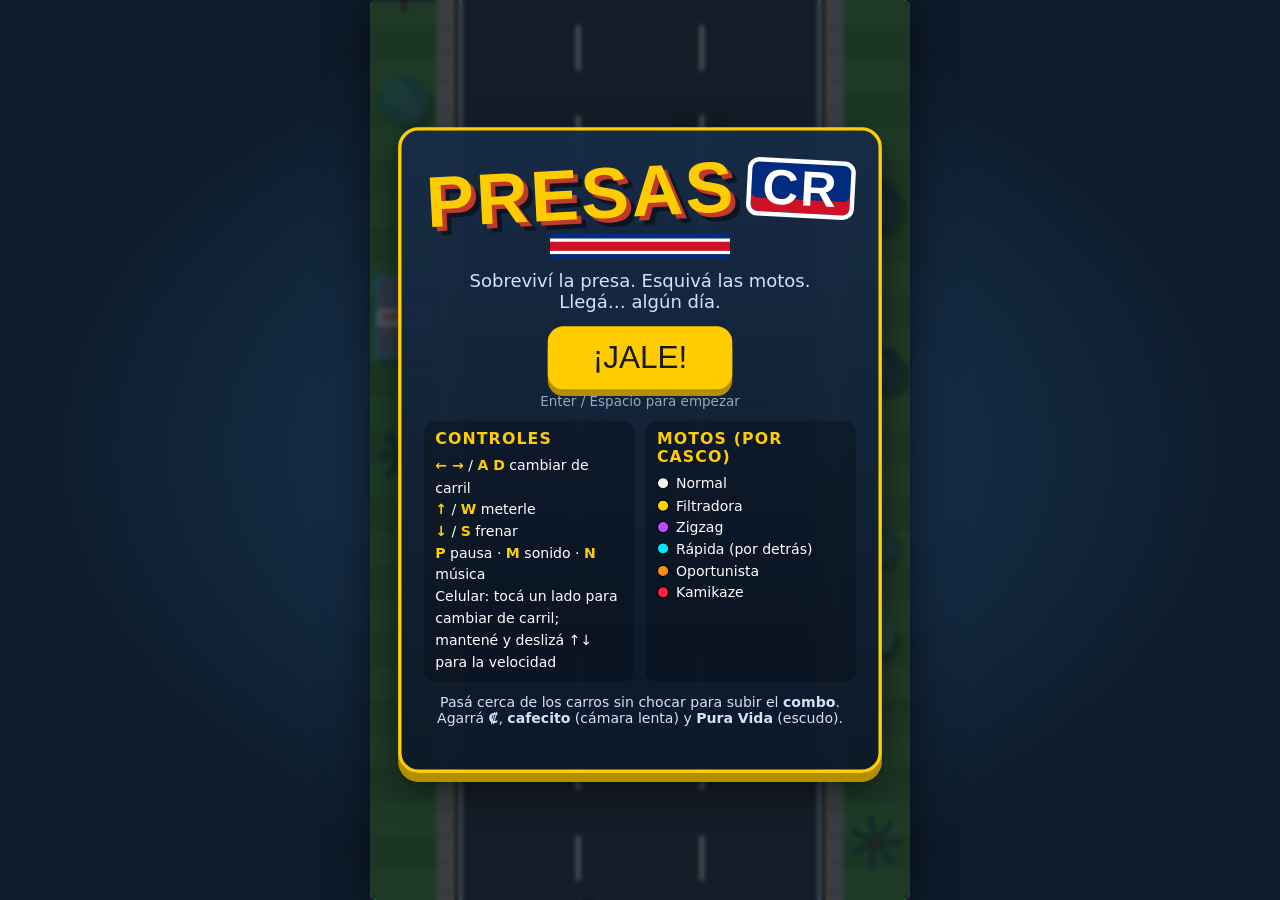
<file: index.html>
<!doctype html>
<html lang="es">
<head>
  <meta charset="utf-8">
  <meta http-equiv="refresh" content="0; url=presas-cr/">
  <title>PRESAS CR</title>
</head>
<body>
  <p><a href="presas-cr/">Jugar PRESAS CR</a></p>
</body>
</html>
</file>
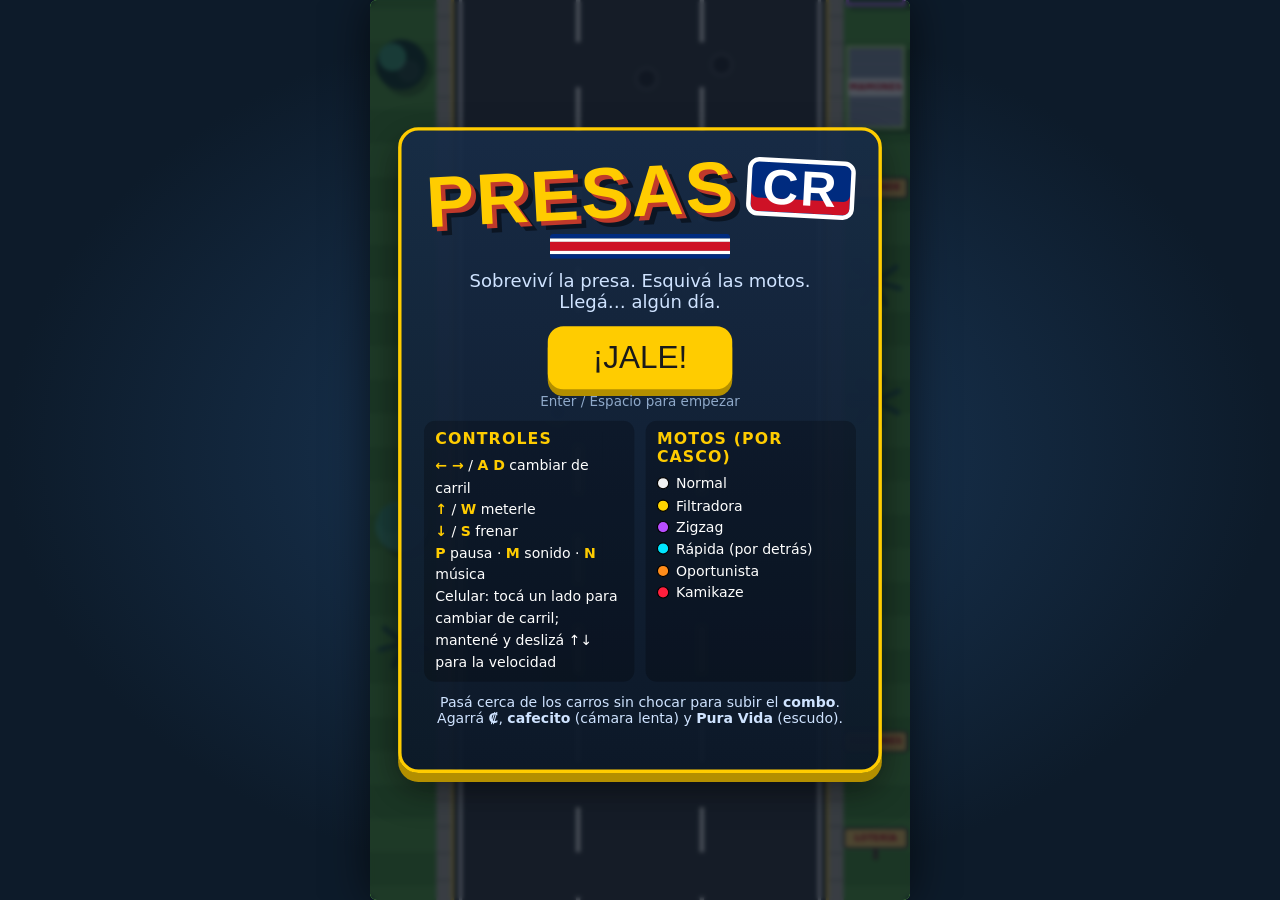
<file: presas-cr/index.html>
<!doctype html>
<html lang="es">
<head>
  <meta charset="utf-8">
  <meta name="viewport" content="width=device-width, initial-scale=1, maximum-scale=1, user-scalable=no, viewport-fit=cover">
  <meta name="theme-color" content="#0d1b2a">
  <title>PRESAS CR</title>
  <link rel="stylesheet" href="style.css">
</head>
<body>
  <div id="stage">
    <canvas id="game" width="480" height="800"></canvas>

    <button id="pauseBtn" class="pause-btn" aria-label="Pausa">II</button>

    <div id="touch" class="touch" aria-hidden="true">
      <div class="pad pad-left">
        <button data-act="left">◀</button>
        <button data-act="right">▶</button>
      </div>
      <div class="pad pad-right">
        <button data-act="up">▲</button>
        <button data-act="down">▼</button>
      </div>
    </div>

    <!-- Pantalla de título -->
    <div id="title" class="overlay show">
      <div class="panel">
        <h1 class="logo"><span class="l1">PRESAS</span><span class="l2">CR</span></h1>
        <div class="flag"><i></i><i></i><i></i><i></i><i></i></div>
        <p class="tag">Sobreviví la presa. Esquivá las motos.<br>Llegá… algún día.</p>
        <button class="big" data-start>¡JALE!</button>
        <p class="hint">Enter / Espacio para empezar</p>

        <div class="cols">
          <div class="box">
            <h3>Controles</h3>
            <ul class="keys">
              <li><b>← →</b> / <b>A D</b> cambiar de carril</li>
              <li><b>↑</b> / <b>W</b> meterle</li>
              <li><b>↓</b> / <b>S</b> frenar</li>
              <li><b>P</b> pausa · <b>M</b> sonido · <b>N</b> música</li>
              <li>Celular: tocá un lado para cambiar de carril; mantené y deslizá ↑↓ para la velocidad</li>
            </ul>
          </div>
          <div class="box">
            <h3>Motos (por casco)</h3>
            <ul class="legend">
              <li><i style="background:#f1f1f1"></i>Normal</li>
              <li><i style="background:#ffd500"></i>Filtradora</li>
              <li><i style="background:#b84dff"></i>Zigzag</li>
              <li><i style="background:#00e5ff"></i>Rápida (por detrás)</li>
              <li><i style="background:#ff8c1a"></i>Oportunista</li>
              <li><i style="background:#ff1f3d"></i>Kamikaze</li>
            </ul>
          </div>
        </div>
        <p class="tips">Pasá cerca de los carros sin chocar para subir el <b>combo</b>.
          Agarrá <b>₡</b>, <b>cafecito</b> (cámara lenta) y <b>Pura Vida</b> (escudo).</p>
        <p class="best" id="bestTitle"></p>
      </div>
    </div>

    <!-- Pausa -->
    <div id="pause" class="overlay">
      <div class="panel small">
        <h2>PAUSA</h2>
        <p class="tag">La presa te espera…</p>
        <button class="big" data-resume>SEGUIR</button>
        <button class="ghost" id="musicBtn">Música: sí</button>
        <button class="ghost" id="ctrlBtn" hidden>Controles: toques</button>
        <button class="ghost" data-quit>Salir al menú</button>
      </div>
    </div>

    <!-- Fin de partida -->
    <div id="over" class="overlay">
      <div class="panel">
        <h2 class="crash">¡CHOCASTE!</h2>
        <p class="cause" id="cause"></p>
        <div class="record" id="record">¡NUEVO RÉCORD!</div>
        <div class="stats" id="stats"></div>
        <button class="big" data-start>OTRA VEZ</button>
        <p class="hint">Enter / Espacio para reintentar</p>
        <button class="ghost" data-quit>Menú</button>
      </div>
    </div>
  </div>

  <script src="js/game.js"></script>
</body>
</html>
</file>
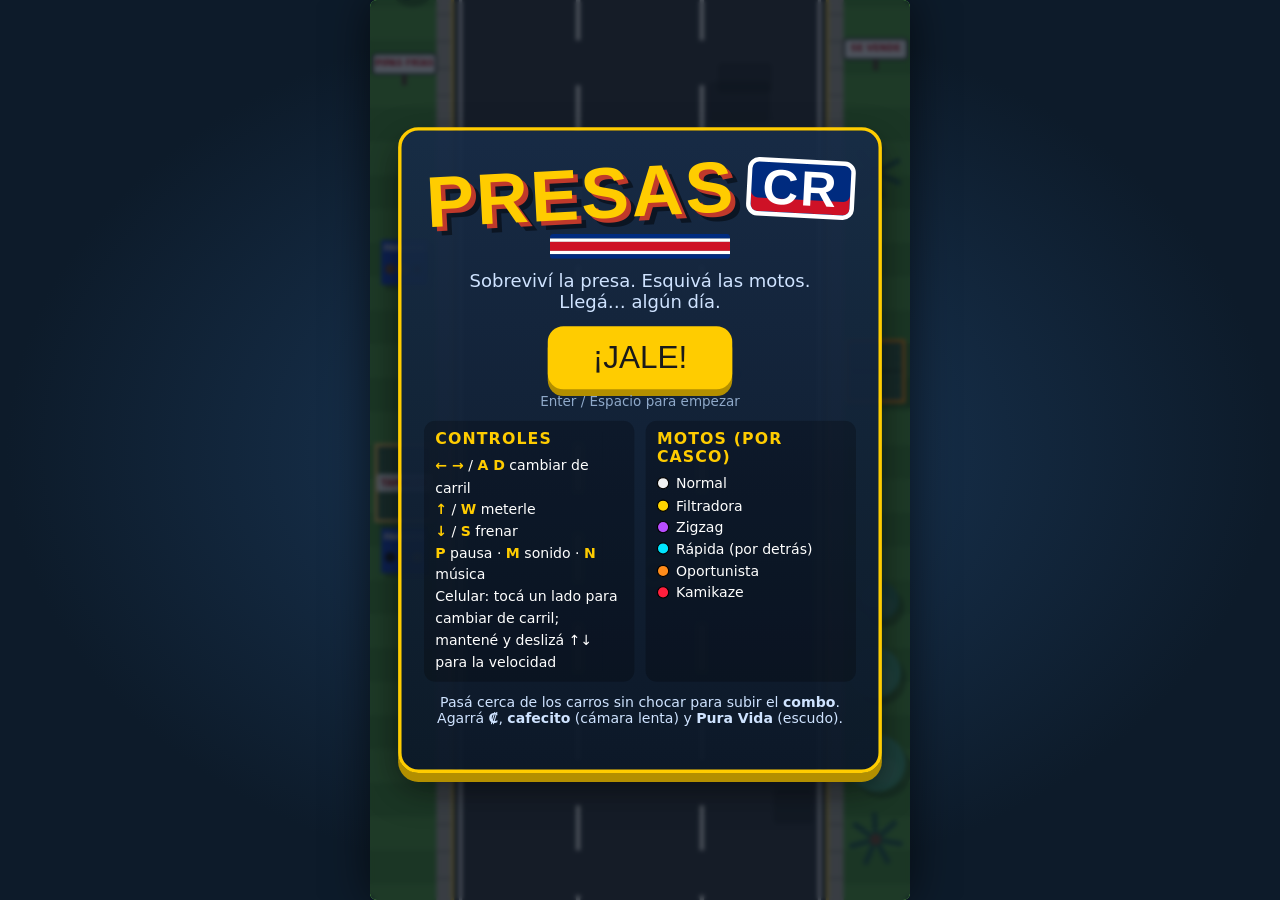
<file: presas-cr/presas-cr-un-archivo.html>
<!doctype html>
<html lang="es">
<head>
<meta charset="utf-8">
<meta name="viewport" content="width=device-width, initial-scale=1, maximum-scale=1, user-scalable=no, viewport-fit=cover">
<title>PRESAS CR</title>
<meta name="theme-color" content="#0d1b2a">
<style>
:root { color-scheme: dark; }
* { box-sizing: border-box; }

html, body {
  color-scheme: dark;
  margin: 0;
  height: 100%;
  overflow: hidden;
  background: radial-gradient(ellipse at center, #1b3a5c 0%, #0d1b2a 70%);
  font-family: "Trebuchet MS", "Segoe UI", system-ui, sans-serif;
  color: #fff;
  touch-action: none;
  -webkit-user-select: none;
  user-select: none;
  -webkit-tap-highlight-color: transparent;
}

/* Escenario lógico de 480x800; JS lo escala para que quepa en la ventana */
#stage {
  position: absolute;
  left: 50%;
  top: 50%;
  width: 480px;
  height: 800px;
  transform-origin: center center;
  transform: translate(-50%, -50%);
  overflow: hidden;
  border-radius: 6px;
  box-shadow: 0 0 40px rgba(0, 0, 0, .6);
}

#game {
  display: block;
  width: 480px;
  height: 800px;
}

/* ---------- Overlays ---------- */
.overlay {
  position: absolute;
  inset: 0;
  display: none;
  align-items: center;
  justify-content: center;
  background: rgba(8, 16, 28, .72);
  backdrop-filter: blur(2px);
  z-index: 10;
}
.overlay.show { display: flex; }

.panel {
  width: 430px;
  max-height: 780px;
  overflow: auto;
  text-align: center;
  padding: 18px 20px;
  background: linear-gradient(180deg, rgba(23, 43, 70, .95), rgba(12, 24, 40, .95));
  border: 3px solid #ffcc00;
  border-radius: 18px;
  box-shadow: 0 8px 0 #b38f00, 0 14px 30px rgba(0, 0, 0, .5);
}
.panel.small { width: 320px; }
.panel.small .ghost { display: block; margin: 8px auto 0; }
.panel.small .ghost[hidden] { display: none; }

.logo {
  margin: 4px 0 6px;
  font-family: "Arial Black", Impact, sans-serif;
  font-size: 64px;
  line-height: 1;
  letter-spacing: 2px;
  transform: rotate(-3deg);
}
.logo .l1 {
  color: #ffcc00;
  text-shadow: 4px 4px 0 #c0392b, 8px 8px 0 rgba(0, 0, 0, .45);
}
.logo .l2 {
  display: inline-block;
  margin-left: 10px;
  padding: 0 10px;
  font-size: 44px;
  vertical-align: middle;
  color: #fff;
  background: #002b7f;
  border: 4px solid #fff;
  border-radius: 10px;
  box-shadow: inset 0 -12px 0 #ce1126;
  transform: rotate(6deg);
}

.flag { display: flex; height: 10px; width: 160px; margin: 6px auto 10px; border-radius: 3px; overflow: hidden; flex-direction: column; height: 22px; }
.flag i { flex: 1; }
.flag i:nth-child(1), .flag i:nth-child(5) { background: #002b7f; }
.flag i:nth-child(2), .flag i:nth-child(4) { background: #fff; }
.flag i:nth-child(3) { background: #ce1126; flex: 2; }

.tag { margin: 6px 0 12px; font-size: 16px; color: #cfe3ff; }

h2 {
  margin: 6px 0 8px;
  font-family: "Arial Black", Impact, sans-serif;
  font-size: 40px;
  color: #ffcc00;
  text-shadow: 3px 3px 0 #000;
}
h2.crash { color: #ff3b3b; transform: rotate(-2deg); font-size: 46px; }

h3 { margin: 0 0 6px; font-size: 14px; color: #ffcc00; text-transform: uppercase; letter-spacing: 1px; }

button {
  font-family: "Arial Black", Impact, sans-serif;
  cursor: pointer;
  border: none;
}
button.big {
  display: block;
  margin: 8px auto 4px;
  padding: 12px 40px;
  font-size: 28px;
  color: #1a1a1a;
  background: #ffcc00;
  border-radius: 14px;
  box-shadow: 0 6px 0 #b38f00;
  transition: transform .08s;
}
button.big:hover { transform: translateY(-2px); }
button.big:active { transform: translateY(4px); box-shadow: 0 2px 0 #b38f00; }
button.ghost {
  margin-top: 8px;
  padding: 6px 16px;
  font-size: 14px;
  color: #cfe3ff;
  background: transparent;
  border: 2px solid rgba(207, 227, 255, .4);
  border-radius: 10px;
}

.hint { margin: 2px 0 10px; font-size: 12px; color: #8fa9c9; }

.cols { display: flex; gap: 10px; text-align: left; }
.box { flex: 1; padding: 8px 10px; background: rgba(0, 0, 0, .25); border-radius: 10px; }
.box ul { list-style: none; margin: 0; padding: 0; font-size: 12.5px; line-height: 1.55; }
.keys b { color: #ffcc00; }
.legend i { display: inline-block; width: 11px; height: 11px; margin-right: 6px; border-radius: 50%; border: 1px solid #000; vertical-align: -1px; }

.tips { font-size: 12.5px; color: #cfe3ff; margin: 10px 0 4px; }
.best { font-size: 14px; color: #ffcc00; margin: 6px 0 0; min-height: 1em; }

.cause { font-size: 17px; margin: 0 0 10px; color: #ffe9a8; font-style: italic; }
.record {
  display: none;
  margin: 0 auto 10px;
  padding: 4px 12px;
  width: max-content;
  font-family: "Arial Black", Impact, sans-serif;
  color: #1a1a1a;
  background: #3bff8a;
  border-radius: 8px;
  transform: rotate(-2deg);
  animation: pulse .7s infinite alternate;
}
.record.show { display: block; }
@keyframes pulse { to { transform: rotate(2deg) scale(1.08); } }

.stats {
  display: grid;
  grid-template-columns: 1fr 1fr;
  gap: 6px;
  margin-bottom: 10px;
}
.stats div {
  padding: 6px 8px;
  background: rgba(0, 0, 0, .3);
  border-radius: 8px;
  text-align: left;
}
.stats span { display: block; font-size: 11px; color: #8fa9c9; text-transform: uppercase; }
.stats b { font-family: "Arial Black", Impact, sans-serif; font-size: 18px; }
.stats .wide { grid-column: span 2; text-align: center; }
.stats .wide b { font-size: 30px; color: #ffcc00; }

/* ---------- Botón de pausa ---------- */
.pause-btn {
  position: absolute;
  top: 82px;
  right: 10px;
  width: 38px;
  height: 38px;
  font-size: 16px;
  color: #fff;
  background: rgba(0, 0, 0, .45);
  border-radius: 10px;
  display: none;
  z-index: 5;
}
.pause-btn.show { display: block; }

/* ---------- Controles táctiles ---------- */
.touch {
  position: absolute;
  left: 0;
  right: 0;
  bottom: 8px;
  display: none;
  justify-content: space-between;
  padding: 0 8px;
  pointer-events: none;
  z-index: 4;
}
.touch.show { display: flex; }
.pad { display: flex; gap: 8px; pointer-events: auto; }
.pad-right { flex-direction: column; gap: 6px; }
.pad button {
  width: 72px;
  height: 72px;
  font-size: 30px;
  color: #fff;
  background: rgba(0, 0, 0, .38);
  border: 2px solid rgba(255, 255, 255, .35);
  border-radius: 16px;
  touch-action: none;
}
.pad-right button { width: 64px; height: 50px; font-size: 22px; }
.pad button.on { background: rgba(255, 204, 0, .55); }

</style>
</head>
<body>

  <div id="stage">
    <canvas id="game" width="480" height="800"></canvas>

    <button id="pauseBtn" class="pause-btn" aria-label="Pausa">II</button>

    <div id="touch" class="touch" aria-hidden="true">
      <div class="pad pad-left">
        <button data-act="left">◀</button>
        <button data-act="right">▶</button>
      </div>
      <div class="pad pad-right">
        <button data-act="up">▲</button>
        <button data-act="down">▼</button>
      </div>
    </div>

    <!-- Pantalla de título -->
    <div id="title" class="overlay show">
      <div class="panel">
        <h1 class="logo"><span class="l1">PRESAS</span><span class="l2">CR</span></h1>
        <div class="flag"><i></i><i></i><i></i><i></i><i></i></div>
        <p class="tag">Sobreviví la presa. Esquivá las motos.<br>Llegá… algún día.</p>
        <button class="big" data-start>¡JALE!</button>
        <p class="hint">Enter / Espacio para empezar</p>

        <div class="cols">
          <div class="box">
            <h3>Controles</h3>
            <ul class="keys">
              <li><b>← →</b> / <b>A D</b> cambiar de carril</li>
              <li><b>↑</b> / <b>W</b> meterle</li>
              <li><b>↓</b> / <b>S</b> frenar</li>
              <li><b>P</b> pausa · <b>M</b> sonido · <b>N</b> música</li>
              <li>Celular: tocá un lado para cambiar de carril; mantené y deslizá ↑↓ para la velocidad</li>
            </ul>
          </div>
          <div class="box">
            <h3>Motos (por casco)</h3>
            <ul class="legend">
              <li><i style="background:#f1f1f1"></i>Normal</li>
              <li><i style="background:#ffd500"></i>Filtradora</li>
              <li><i style="background:#b84dff"></i>Zigzag</li>
              <li><i style="background:#00e5ff"></i>Rápida (por detrás)</li>
              <li><i style="background:#ff8c1a"></i>Oportunista</li>
              <li><i style="background:#ff1f3d"></i>Kamikaze</li>
            </ul>
          </div>
        </div>
        <p class="tips">Pasá cerca de los carros sin chocar para subir el <b>combo</b>.
          Agarrá <b>₡</b>, <b>cafecito</b> (cámara lenta) y <b>Pura Vida</b> (escudo).</p>
        <p class="best" id="bestTitle"></p>
      </div>
    </div>

    <!-- Pausa -->
    <div id="pause" class="overlay">
      <div class="panel small">
        <h2>PAUSA</h2>
        <p class="tag">La presa te espera…</p>
        <button class="big" data-resume>SEGUIR</button>
        <button class="ghost" id="musicBtn">Música: sí</button>
        <button class="ghost" id="ctrlBtn" hidden>Controles: toques</button>
        <button class="ghost" data-quit>Salir al menú</button>
      </div>
    </div>

    <!-- Fin de partida -->
    <div id="over" class="overlay">
      <div class="panel">
        <h2 class="crash">¡CHOCASTE!</h2>
        <p class="cause" id="cause"></p>
        <div class="record" id="record">¡NUEVO RÉCORD!</div>
        <div class="stats" id="stats"></div>
        <button class="big" data-start>OTRA VEZ</button>
        <p class="hint">Enter / Espacio para reintentar</p>
        <button class="ghost" data-quit>Menú</button>
      </div>
    </div>
  </div>

  <script>
/* =====================================================================
 *  PRESAS CR — arcade de tráfico tico
 *  Un solo archivo, sin dependencias. Canvas 2D + WebAudio.
 * ===================================================================== */
'use strict';
(() => {

  // =================================================================
  //  CONSTANTES
  // =================================================================
  const W = 480, H = 800;
  const LANES = 3, LANE_W = 110, ROAD_X = 75, ROAD_R = ROAD_X + LANES * LANE_W;
  const laneX = i => ROAD_X + LANE_W * (i + 0.5);   // centro de carril
  const lineX = i => ROAD_X + LANE_W * i;           // línea divisoria (1..LANES-1)
  const PLAYER_Y = 625;
  const MAX_SPEED = 410;
  const PX_TO_M = 0.0333, PX_TO_KMH = 0.12;
  const COMBO_TIME = 3.5;
  const FONT = '"Arial Black", "Arial Bold", Impact, system-ui, sans-serif';

  // Fases: la velocidad casi no sube; lo que sube es la cantidad y el caos.
  // "at" está en metros recorridos.
  const PHASES = [
    { name: 'Todavía se puede', at: 0, cruise: 245, rate: 0.8, maxEnt: 8, lc: 0.05, brake: 0.025, warn: 1.15, ev: [15, 22],
      types: { car: 6, suv: 2, moto: 1.4, bus: 0.6, slow: 0.25 },
      motos: { normal: 1 } },
    { name: 'Ya empezó la vara', at: 300, cruise: 255, rate: 1.1, maxEnt: 11, lc: 0.11, brake: 0.06, warn: 0.95, ev: [12, 19],
      types: { car: 5, suv: 2, taxi: 2.2, moto: 3, bus: 1.3, truck: 0.7, slow: 0.35, fast: 0.3 },
      motos: { normal: 3, filtradora: 2, zigzag: 1 } },
    { name: 'San José', at: 700, cruise: 263, rate: 1.4, maxEnt: 14, lc: 0.15, brake: 0.08, warn: 0.85, ev: [10, 16],
      types: { car: 4, suv: 2, taxi: 2.5, moto: 7, bus: 1.4, truck: 0.8, slow: 0.35, fast: 0.4 },
      motos: { normal: 2, filtradora: 3, zigzag: 2, rapida: 1.6, oportunista: 1.6 } },
    { name: 'Mae...', at: 1150, cruise: 271, rate: 1.65, maxEnt: 17, lc: 0.19, brake: 0.11, warn: 0.75, ev: [8, 13],
      types: { car: 4, suv: 2, taxi: 3, moto: 8, bus: 1.6, truck: 1, slow: 0.4, fast: 0.55 },
      motos: { normal: 1.5, filtradora: 3, zigzag: 2.5, rapida: 2, oportunista: 2, kamikaze: 1.2 } },
    { name: 'Infierno de Presa', at: 1650, cruise: 278, rate: 1.9, maxEnt: 20, lc: 0.23, brake: 0.14, warn: 0.65, ev: [6, 10],
      types: { car: 3.5, suv: 2, taxi: 3, moto: 9, bus: 1.8, truck: 1.2, slow: 0.4, fast: 0.7 },
      motos: { normal: 1, filtradora: 3, zigzag: 2.5, rapida: 2.5, oportunista: 2.5, kamikaze: 2.2 } },
  ];

  const TYPES = {
    car:       { w: 44, h: 76,  sp: [100, 140], lc: 1,    brake: 1 },
    suv:       { w: 50, h: 88,  sp: [95, 130],  lc: 0.7,  brake: 1 },
    taxi:      { w: 44, h: 78,  sp: [110, 150], lc: 3,    brake: 1.4, warnF: 0.55 },
    bus:       { w: 58, h: 172, sp: [75, 100],  lc: 0.25, brake: 0 },
    truck:     { w: 62, h: 150, sp: [60, 85],   lc: 0.15, brake: 0.4 },
    slow:      { w: 50, h: 104, sp: [42, 55],   lc: 0,    brake: 0 },
    fast:      { w: 44, h: 80,  sp: [430, 470], lc: 2.5,  brake: 0, warnF: 0.5 },
    ambulance: { w: 48, h: 96,  sp: [520, 560], lc: 0,    brake: 0 },
    moto:      { w: 18, h: 40,  sp: [0, 0],     lc: 0,    brake: 0 },
  };

  // Comportamientos de moto. sp = desde arriba (más lentas que vos), spB = desde atrás.
  const MOTO = {
    normal:      { sp: [130, 185], lat: 90,  helmet: '#f1f1f1' },
    filtradora:  { sp: [140, 190], spB: [330, 380], lat: 140, helmet: '#ffd500' },
    zigzag:      { sp: [120, 170], lat: 200, helmet: '#b84dff' },
    rapida:      { spB: [470, 530], lat: 220, helmet: '#00e5ff' },
    oportunista: { sp: [125, 170], lat: 260, helmet: '#ff8c1a' },
    kamikaze:    { sp: [150, 220], spB: [360, 420], lat: 330, helmet: '#ff1f3d' },
  };

  const CAR_COLORS = ['#e63946', '#f4a261', '#2a9d8f', '#e9c46a', '#8ecae6', '#f1f1f1', '#9b5de5', '#00bbf9',
    '#adb5bd', '#3a86ff', '#ff006e', '#8ac926', '#6c757d', '#264653', '#ff7f50', '#5e548e'];
  const JACKETS = ['#222', '#1d3557', '#2b9348', '#6a040f', '#3c096c', '#495057', '#7f5539'];
  const BOXES = ['#ff6b00', '#19c37d', '#e63946', '#ffd000', '#00a6fb', null, null];
  const BUS_BANDS = ['#2b9348', '#f77f00', '#1d4ed8', '#d62828', '#7b2cbf', '#0096c7'];
  const BUS_ROUTES = ['SJ–DESAMPA', 'SJ–ALAJUELA', 'SJ–HEREDIA', 'SJ–CARTAGO', 'TIBÁS', 'SAN PEDRO', 'ESCAZÚ', 'GUADALUPE', 'PAVAS', 'HATILLO'];
  const TRUCK_LOADS = [
    { label: 'LECHE', col: '#f8f9fa', txt: '#1d4ed8' },
    { label: 'GAS', col: '#e9ecef', txt: '#d62828' },
    { label: 'MUDANZAS DON BETO', col: '#ffd166', txt: '#3d2c00' },
    { label: 'ARENA', col: '#c8a165', txt: '#5a3e14', sand: true },
    { label: 'POLLOS', col: '#fff3e0', txt: '#e85d04' },
    { label: 'BANANO', col: '#ffe66d', txt: '#2b9348' },
  ];

  const NEAR_WORDS = ['¡UY!', '¡POR UN PELO!', '¡DIAY!', '¡UPE!', '¡QUÉ SUSTO!', '¡JUEPUCHA!', '¡APENAS!', '¡MAE!', '¡QUÉ TUANIS!'];

  const DEATH = {
    car: ['Le diste por detrás a un carro. El INS no cubre "presa".', 'Ese carro iba frenando… como todos.', 'Choque leve. Ahora 3 horas esperando al tráfico.'],
    suv: ['La Prado del vecino ganó.', 'Chocaste con una SUV. Ahora a esperar al INS.'],
    taxi: ['El taxi rojo no puso direccional. Nunca la pone.', 'Taxista: "Diay, ¿no me vio?"'],
    bus: ['Te comiste el bus de Desamparados.', 'El bus no frena por nadie, mae.', 'El chofer ni se dio cuenta. Siguió recogiendo gente.'],
    truck: ['Un camión. Un camión enorme. ¿Cómo no lo viste?', 'El camión de mudanzas se llevó tu carro también.'],
    slow: ['¿Chocaste con una carreta? Mae…', 'Los bueyes te vieron feo.'],
    fast: ['El tuneado de las luces azules no perdona.'],
    ambulance: ['No le abriste campo a la ambulancia. Ahora vas adentro.'],
    zone: ['Te metiste en los trabajos del MOPT. Ahora sos parte de la obra.'],
    crash: ['Querías ver el choque de cerca. Lo lograste.'],
    dog: ['El zaguate está bien, tranquilo. Tu carro no.'],
    vendor: ['Atropellaste al de los mamones. Mamones gratis para todos.'],
    moto: {
      normal: 'Una moto común y corriente te sacó de la vía.',
      filtradora: 'El repartidor se metió por la rendija.',
      zigzag: 'La moto zigzag te mareó.',
      rapida: 'La moto rápida apareció de la nada.',
      oportunista: 'La moto se metió justo donde ibas.',
      kamikaze: 'La moto kamikaze cumplió su misión.',
    },
  };

  // =================================================================
  //  UTILIDADES
  // =================================================================
  const rand = (a, b) => a + Math.random() * (b - a);
  const randi = (a, b) => Math.floor(rand(a, b + 1));
  const pick = arr => arr[Math.floor(Math.random() * arr.length)];
  const clamp = (v, a, b) => (v < a ? a : v > b ? b : v);
  const approach = (v, t, d) => (v < t ? Math.min(v + d, t) : Math.max(v - d, t));
  function wpick(obj) {
    let tot = 0;
    for (const k in obj) tot += obj[k];
    let r = Math.random() * tot;
    for (const k in obj) { r -= obj[k]; if (r <= 0) return k; }
    return Object.keys(obj)[0];
  }
  function shade(hex, amt) {
    const n = parseInt(hex.slice(1), 16);
    const r = clamp((n >> 16) + amt, 0, 255), g = clamp(((n >> 8) & 255) + amt, 0, 255), b = clamp((n & 255) + amt, 0, 255);
    return `rgb(${r},${g},${b})`;
  }
  const overlap = (ax, ay, aw, ah, bx, by, bw, bh) => ax < bx + bw && ax + aw > bx && ay < by + bh && ay + ah > by;
  const store = {
    get(k, d) { try { const v = localStorage.getItem(k); return v ? JSON.parse(v) : d; } catch (e) { return d; } },
    set(k, v) { try { localStorage.setItem(k, JSON.stringify(v)); } catch (e) { /* sin storage */ } },
  };

  // =================================================================
  //  SONIDO (WebAudio, sintetizado)
  // =================================================================
  const Sound = {
    ac: null, muted: store.get('presascr_mute', false),
    init() {
      if (!this.ac) { try { this.ac = new (window.AudioContext || window.webkitAudioContext)(); } catch (e) { this.ac = null; } }
      if (this.ac && this.ac.state === 'suspended') this.ac.resume();
    },
    tone(freq, dur, type = 'square', vol = 0.06, slide = 0, delay = 0) {
      if (this.muted || !this.ac) return;
      const t = this.ac.currentTime + delay;
      const o = this.ac.createOscillator(), g = this.ac.createGain();
      o.type = type; o.frequency.setValueAtTime(freq, t);
      if (slide) o.frequency.linearRampToValueAtTime(Math.max(30, freq + slide), t + dur);
      g.gain.setValueAtTime(vol, t); g.gain.exponentialRampToValueAtTime(0.0001, t + dur);
      o.connect(g).connect(this.ac.destination); o.start(t); o.stop(t + dur + 0.02);
    },
    noise(dur, vol = 0.2, freq = 1200) {
      if (this.muted || !this.ac) return;
      const t = this.ac.currentTime, n = Math.floor(this.ac.sampleRate * dur);
      const buf = this.ac.createBuffer(1, n, this.ac.sampleRate), d = buf.getChannelData(0);
      for (let i = 0; i < n; i++) d[i] = (Math.random() * 2 - 1) * (1 - i / n);
      const s = this.ac.createBufferSource(), f = this.ac.createBiquadFilter(), g = this.ac.createGain();
      s.buffer = buf; f.type = 'lowpass'; f.frequency.value = freq; g.gain.value = vol;
      s.connect(f).connect(g).connect(this.ac.destination); s.start(t);
    },
    coin() { this.tone(988, 0.07, 'square', 0.05); this.tone(1319, 0.12, 'square', 0.05, 0, 0.06); },
    near() { this.noise(0.18, 0.12, 2600); this.tone(660, 0.08, 'triangle', 0.05, 200); },
    horn() { this.tone(370, 0.28, 'square', 0.04); this.tone(440, 0.28, 'square', 0.035); },
    crash() { this.noise(0.8, 0.4, 900); this.tone(110, 0.5, 'sawtooth', 0.1, -70); },
    bump() { this.noise(0.2, 0.25, 400); this.tone(70, 0.15, 'sine', 0.15, -20); },
    phase() { [523, 659, 784, 1047].forEach((f, i) => this.tone(f, 0.14, 'square', 0.05, 0, i * 0.1)); },
    event() { this.tone(880, 0.1, 'square', 0.05); this.tone(660, 0.16, 'square', 0.05, 0, 0.11); },
    siren() { this.tone(720, 0.35, 'sine', 0.045, 320); this.tone(1040, 0.35, 'sine', 0.045, -320, 0.36); },
    bark() { this.tone(520, 0.06, 'sawtooth', 0.06, -200); this.tone(500, 0.07, 'sawtooth', 0.06, -220, 0.12); },
    power() { [660, 880, 1100, 1320].forEach((f, i) => this.tone(f, 0.09, 'triangle', 0.06, 0, i * 0.05)); },
    combo() { this.tone(1046, 0.08, 'square', 0.04); this.tone(1568, 0.12, 'square', 0.04, 0, 0.07); },
  };

  // =================================================================
  //  MÚSICA: composición original al estilo del punto guanacasteco
  //  (marimba en 6/8 con sesquiáltera 3+3 / 2+2+2) sobre una base de beat.
  //  Se genera en vivo con WebAudio: no hay archivos de audio.
  // =================================================================
  const mf = m => 440 * Math.pow(2, (m - 69) / 12);
  // 8 compases de 6 corcheas. Compases pares: 3+3, impares: 2+2+2.
  const SONG = {
    chords: ['G', 'C', 'D7', 'G', 'G', 'C', 'D7', 'G'],
    bass: { G: [43, 50], C: [48, 55], D7: [50, 45] },          // raíz, quinta
    stab: { G: [67, 71, 74], C: [67, 72, 76], D7: [66, 69, 72] },
    melody: [
      [67, 71, 74, 71, 74, 79],
      [76, null, 72, null, 79, null],
      [78, 76, 74, 72, 74, 78],
      [79, null, 74, null, 71, null],
      [74, 76, 78, 79, null, 74],
      [76, 79, 76, 72, null, 76],
      [74, 72, 69, 66, 69, 72],
      [71, null, 67, null, null, null],
    ],
  };
  const TEMPO = [92, 98, 104, 112, 120];                       // negras con puntillo por minuto

  const Music = {
    on: store.get('presascr_music', true),
    playing: false, level: 0, step: 0, nextT: 0, timer: null, bus: null, noiseBuf: null,
    target() { return Sound.muted || !this.on ? 0.0001 : 0.32; },
    start() {
      const ac = Sound.ac;
      if (!ac || this.playing) return;
      if (!this.noiseBuf) {
        const n = ac.sampleRate * 0.3;
        this.noiseBuf = ac.createBuffer(1, n, ac.sampleRate);
        const d = this.noiseBuf.getChannelData(0);
        for (let i = 0; i < n; i++) d[i] = Math.random() * 2 - 1;
      }
      this.bus = ac.createGain();
      this.bus.gain.setValueAtTime(0.0001, ac.currentTime);
      this.bus.gain.exponentialRampToValueAtTime(this.target(), ac.currentTime + 0.8);
      this.bus.connect(ac.destination);
      this.playing = true; this.step = 0; this.nextT = ac.currentTime + 0.1;
      this.timer = setInterval(() => this.tick(), 25);
    },
    stop(fade = 0.4) {
      if (!this.playing) return;
      const ac = Sound.ac, b = this.bus;
      b.gain.cancelScheduledValues(ac.currentTime);
      b.gain.setValueAtTime(Math.max(0.0001, b.gain.value), ac.currentTime);
      b.gain.exponentialRampToValueAtTime(0.0001, ac.currentTime + fade);
      setTimeout(() => b.disconnect(), fade * 1000 + 200);
      clearInterval(this.timer);
      this.playing = false;
    },
    refresh() {
      if (!this.playing) return;
      const ac = Sound.ac;
      this.bus.gain.cancelScheduledValues(ac.currentTime);
      this.bus.gain.setTargetAtTime(this.target(), ac.currentTime, 0.1);
    },
    toggle() { this.on = !this.on; store.set('presascr_music', this.on); this.refresh(); },
    tick() {
      const ac = Sound.ac;
      const dur = 60 / TEMPO[clamp(this.level, 0, 4)] / 3;     // una corchea
      while (this.nextT < ac.currentTime + 0.15) {
        this.play(this.step, this.nextT, dur);
        this.nextT += dur;
        this.step++;
      }
    },
    play(step, t, dur) {
      const L = this.level;
      const bar = Math.floor(step / 6) % 8, s = step % 6;
      const three = bar % 2 === 0;                               // 3+3 o 2+2+2
      const groupStart = three ? s % 3 === 0 : s % 2 === 0;
      const ch = SONG.chords[bar];
      // marimba
      const m = SONG.melody[bar][s];
      if (m) this.mallet(m, t, 0.5, three ? 0.5 : 0.7);
      if (L >= 3 && m && groupStart) this.mallet(m - 12, t, 0.22, 0.4);
      // acordes de marimba en contratiempo desde la fase 2
      if (L >= 1 && !groupStart && s % 2 === 1) for (const n of SONG.stab[ch]) this.mallet(n, t, 0.09, 0.18);
      // bajo
      const bs = SONG.bass[ch];
      if (three ? s === 0 || s === 3 : s % 2 === 0) {
        let n = three ? (s === 0 ? bs[0] : bs[1]) : (s === 2 ? bs[1] : bs[0]);
        if (L >= 4 && s !== 0) n += 12;
        this.bass(n, t, dur * (three ? 2.6 : 1.8));
      }
      // percusión: crece con la fase
      if (L >= 1) this.noise(t, s === 0 || groupStart ? 0.07 : 0.04, 0.035, 'highpass', 7000);          // maraca
      if (L >= 2 && groupStart) this.kick(t, s === 0 ? 0.9 : 0.6);
      if (L >= 2 && (three ? s === 3 : s === 4)) this.noise(t, 0.28, 0.1, 'bandpass', 1600);           // palmada
      if (L >= 3) this.noise(t + dur / 2, 0.035, 0.02, 'highpass', 9000);                              // hi-hat
      if (L >= 4 && s === 5) this.kick(t + dur / 2, 0.5);
    },
    mallet(m, t, vol, len) {
      const ac = Sound.ac, f = mf(m);
      for (const [mul, v, d] of [[1, vol, len], [3.93, vol * 0.18, 0.06]]) {
        const o = ac.createOscillator(), g = ac.createGain();
        o.type = 'sine'; o.frequency.value = f * mul;
        g.gain.setValueAtTime(0.0001, t);
        g.gain.exponentialRampToValueAtTime(v, t + 0.004);
        g.gain.exponentialRampToValueAtTime(0.0001, t + d);
        o.connect(g).connect(this.bus); o.start(t); o.stop(t + d + 0.02);
      }
    },
    bass(m, t, len) {
      const ac = Sound.ac, o = ac.createOscillator(), g = ac.createGain();
      o.type = 'triangle'; o.frequency.value = mf(m);
      g.gain.setValueAtTime(0.0001, t);
      g.gain.exponentialRampToValueAtTime(0.55, t + 0.01);
      g.gain.exponentialRampToValueAtTime(0.0001, t + len);
      o.connect(g).connect(this.bus); o.start(t); o.stop(t + len + 0.02);
    },
    kick(t, vol) {
      const ac = Sound.ac, o = ac.createOscillator(), g = ac.createGain();
      o.frequency.setValueAtTime(150, t); o.frequency.exponentialRampToValueAtTime(42, t + 0.12);
      g.gain.setValueAtTime(vol, t); g.gain.exponentialRampToValueAtTime(0.0001, t + 0.18);
      o.connect(g).connect(this.bus); o.start(t); o.stop(t + 0.2);
    },
    noise(t, vol, len, type, freq) {
      const ac = Sound.ac, src = ac.createBufferSource(), f = ac.createBiquadFilter(), g = ac.createGain();
      src.buffer = this.noiseBuf; f.type = type; f.frequency.value = freq;
      g.gain.setValueAtTime(vol, t); g.gain.exponentialRampToValueAtTime(0.0001, t + len);
      src.connect(f).connect(g).connect(this.bus); src.start(t, Math.random() * 0.2); src.stop(t + len + 0.02);
    },
  };

  // =================================================================
  //  CANVAS / ESCALADO
  // =================================================================
  const stage = document.getElementById('stage');
  const canvas = document.getElementById('game');
  const ctx = canvas.getContext('2d');
  let RES = 1;
  function resize() {
    const s = Math.min(window.innerWidth / W, window.innerHeight / H);
    stage.style.transform = `translate(-50%, -50%) scale(${s})`;
    RES = Math.max(1, s * (window.devicePixelRatio || 1));
    canvas.width = Math.round(W * RES);
    canvas.height = Math.round(H * RES);
  }
  window.addEventListener('resize', resize);
  resize();

  // =================================================================
  //  ESTADO
  // =================================================================
  let state = 'title';           // title | playing | paused | crashing | over
  let ents = [], incoming = [], floaters = [], particles = [], decos = [], roadMarks = [];
  let G = null;                  // variables de la partida
  let globalT = 0, scroll = 0, nextId = 1;
  let rainDrops = [];
  const player = { isPlayer: true, x: laneX(1), y: PLAYER_Y, w: 44, h: 78, lane: 1, vx: 0, speed: 0, shield: 0 };
  const input = { up: false, down: false };
  let best = store.get('presascr_best', { score: 0, dist: 0, time: 0 });

  function newGame() {
    G = {
      time: 0, dist: 0, score: 0, combo: 0, comboT: 0, mult: 1, maxMult: 1, maxCombo: 0,
      passed: 0, motos: 0, near: 0, phaseIdx: 0,
      spawnAcc: 0, eventT: rand(9, 13), coinT: 2.5, puT: rand(22, 30),
      rainT: 0, libreT: 0, busT: 0, cafeT: 0, frenazoT: 0, frenazoDelay: 0,
      swarm: [], banner: null, shake: 0, crashT: 0, cause: null, invuln: 0,
      lastEvent: null, honkCd: 0, slowT: 0,
    };
    ents = []; incoming = []; floaters = []; particles = [];
    player.x = laneX(1); player.lane = 1; player.vx = 0; player.speed = 180; player.y = PLAYER_Y; player.shield = 0;
    // atajo para pruebas: ?m=1200 arranca con esos metros recorridos
    const m = parseFloat(new URLSearchParams(location.search).get('m'));
    if (m > 0) G.dist = m;
    G.phaseIdx = phaseFor(G.dist);
    showBanner(`FASE ${G.phaseIdx + 1}`, PHASES[G.phaseIdx].name, 2.6, '#ffcc00');
  }

  const phase = () => PHASES[G.phaseIdx];
  function phaseFor(d) { let i = 0; for (let k = 0; k < PHASES.length; k++) if (d >= PHASES[k].at) i = k; return i; }

  // =================================================================
  //  ENTIDADES
  // =================================================================
  function makeVehicle(type, x, y, lane, sp) {
    const T = TYPES[type];
    const e = {
      id: nextId++, type, T, x, y, w: T.w, h: T.h, lane, tx: x, vx: 0,
      speed: sp, base: sp, des: sp, t: 0, seed: Math.random() * 100,
      vehicle: true, lethal: true, blocks: true,
      lcState: 0, lcCd: rand(1, 3), blink: 0, nl: lane, brakeT: 0, brakeF: 1,
      latSp: type === 'taxi' ? 150 : type === 'fast' ? 170 : 105, lastRel: 0,
    };
    switch (type) {
      case 'car': e.color = pick(CAR_COLORS); break;
      case 'suv': e.color = pick(['#1b1b1b', '#f1f1f1', '#6c757d', '#264653', '#7f1d1d', '#1d3557', '#adb5bd']); break;
      case 'taxi': e.color = '#d62828'; break;
      case 'bus': e.color = '#f4f4ef'; e.band = pick(BUS_BANDS); e.route = pick(BUS_ROUTES); break;
      case 'truck': e.color = pick(['#d62828', '#1d4ed8', '#2b9348', '#f77f00', '#495057']); e.load = pick(TRUCK_LOADS); break;
      case 'fast': e.color = pick(['#00f5d4', '#f15bb5', '#fee440', '#9b5de5']); break;
      case 'ambulance': e.color = '#ffffff'; break;
      case 'slow': e.color = '#c1121f'; break;
    }
    if (e.color) e.roof = shade(e.color.startsWith('#') ? e.color : '#888888', -18);
    return e;
  }

  function makeMoto(beh, x, y, sp) {
    const e = makeVehicle('moto', x, y, -1, sp);
    e.beh = beh; e.homeX = x; e.lat = MOTO[beh].lat; e.helmet = MOTO[beh].helmet;
    e.dir = Math.random() < 0.5 ? -1 : 1; e.zzT = rand(0.3, 0.8); e.switchT = rand(1, 2.5);
    e.kT = rand(0.8, 1.5); e.tele = 0; e.burstT = 0; e.avoidCd = 0; e.reactCd = 0; e.alert = 0;
    e.color = pick(['#111', '#2b2d42', '#c1121f', '#1d4ed8', '#495057']);
    e.jacket = pick(JACKETS); e.box = pick(BOXES);
    return e;
  }

  function makeProp(type, x, y, w, h, extra) {
    return Object.assign({ id: nextId++, type, x, y, w, h, speed: 0, base: 0, t: 0, seed: Math.random() * 100,
      vehicle: false, lethal: true, blocks: false, pickup: false }, extra || {});
  }

  // ¿Cuántos carriles quedan con espacio suficiente para el jugador en la franja y1..y2?
  function laneBlockedBy(o, i, y1, y2) {
    return o.blocks && o.y < y2 && o.y + o.h > y1 && Math.abs(o.x - laneX(i)) < o.w / 2 + 24;
  }
  function freeLanes(y1, y2, hyp, skip) {
    let n = 0;
    for (let i = 0; i < LANES; i++) {
      let bl = !!(hyp && laneBlockedBy(hyp, i, y1, y2));
      if (!bl) for (const o of ents) { if (o === skip) continue; if (laneBlockedBy(o, i, y1, y2)) { bl = true; break; } }
      if (!bl) n++;
    }
    return n;
  }
  function entHit(o, x, y, w, h) { return overlap(x, y, w, h, o.x - o.w / 2, o.y, o.w, o.h); }

  // Regla de justicia: nunca generar algo que tape todos los carriles a la vez.
  function placeable(e, margin = 70) {
    for (const o of ents) {
      if (o.pickup || o.type === 'pothole' || o.type === 'dog') continue;
      if (entHit(o, e.x - e.w / 2 - 8, e.y - margin, e.w + 16, e.h + margin * 2)) return false;
    }
    if (e.blocks && freeLanes(e.y - 170, e.y + e.h + 170, e, null) < 1) return false;
    return true;
  }

  function vehicleCount() { let n = 0; for (const e of ents) if (e.vehicle) n++; return n; }

  function trySpawn(type) {
    const ph = phase();
    if (!type) {
      const tw = Object.assign({}, ph.types);
      if (G.busT > 0) tw.bus = (tw.bus || 1) * 6;
      type = wpick(tw);
    }
    if (type === 'fast') return queueBehind('fast');
    if (type === 'moto') return spawnMoto(wpick(ph.motos));
    const T = TYPES[type];
    const sp = rand(T.sp[0], T.sp[1]);
    if (sp > player.speed - 25) return false;
    let lane = randi(0, LANES - 1), x = laneX(lane);
    if (type === 'truck' && G.phaseIdx >= 1 && Math.random() < 0.35) {   // camión montado entre dos carriles
      x = lineX(randi(1, LANES - 1)) + rand(-10, 10); lane = -1;
    }
    const e = makeVehicle(type, x, -T.h - rand(30, 120), lane, sp);
    if (!placeable(e)) return false;
    ents.push(e);
    return true;
  }

  function spawnMoto(beh, allowBehind = true) {
    const M = MOTO[beh];
    const behind = !M.sp || (allowBehind && M.spB && Math.random() < (beh === 'filtradora' ? 0.35 : 0.3));
    if (behind) return queueBehind('moto', beh);
    const sp = rand(M.sp[0], M.sp[1]);
    if (sp > player.speed - 25) return false;
    let x;
    if (beh === 'filtradora') x = lineX(randi(1, LANES - 1));
    else if (beh === 'zigzag') x = rand(ROAD_X + 20, ROAD_R - 20);
    else x = laneX(randi(0, LANES - 1)) + rand(-12, 12);
    const e = makeMoto(beh, x, -50 - rand(0, 80), sp);
    if (!placeable(e)) return false;
    ents.push(e);
    return true;
  }

  // Vehículos que vienen desde atrás: primero avisan con una flecha abajo.
  function queueBehind(type, beh, force) {
    const ph = phase();
    if (!force && incoming.length >= 2) return false;
    let x, warn, label;
    if (type === 'moto') {
      const opts = [];
      for (let i = 0; i < LANES; i++) opts.push(laneX(i));
      for (let l = 1; l < LANES; l++) opts.push(lineX(l));
      x = beh === 'filtradora' ? lineX(randi(1, LANES - 1)) : (Math.random() < 0.45 ? laneX(player.lane) : pick(opts));
      warn = ph.warn + 0.35; label = 'MOTO';
    } else if (type === 'fast') {
      x = laneX(Math.random() < 0.5 ? player.lane : randi(0, LANES - 1)); warn = ph.warn + 0.6; label = '¡PIIII!';
    } else {
      x = laneX(Math.random() < 0.6 ? player.lane : randi(0, LANES - 1)); warn = 2.4; label = 'AMBULANCIA';
    }
    incoming.push({ type, beh, x, t: warn, warn, label, tries: 0 });
    return true;
  }

  function updIncoming(dt) {
    for (let i = incoming.length - 1; i >= 0; i--) {
      const q = incoming[i];
      q.t -= dt;
      if (q.t > 0) continue;
      const y = H + 30;
      let e;
      if (q.type === 'moto') { const sb = MOTO[q.beh].spB || [330, 400]; e = makeMoto(q.beh, q.x, y, rand(sb[0], sb[1])); }
      else {
        const lane = Math.round((q.x - ROAD_X) / LANE_W - 0.5);
        e = makeVehicle(q.type, q.x, y, lane, rand(TYPES[q.type].sp[0], TYPES[q.type].sp[1]));
      }
      if (e.base < player.speed + 70) e.base = e.speed = e.des = player.speed + 90;
      let ok = true;
      for (const o of ents) {
        if (o.pickup || !o.blocks) continue;
        if (entHit(o, e.x - e.w / 2 - 6, e.y - 60, e.w + 12, e.h + 60)) { ok = false; break; }
      }
      if (ok) {
        ents.push(e); incoming.splice(i, 1);
        if (q.type === 'ambulance') Sound.siren();
        if (q.type === 'fast') Sound.horn();
      } else if (++q.tries > 12) incoming.splice(i, 1);
      else q.t = 0.15;
    }
  }

  // ---------------------------------------------------------------
  //  IA: seguimiento (no atravesar al de adelante)
  // ---------------------------------------------------------------
  function applyFollow(e) {
    let best = null, bestGap = 1e9;
    const consider = o => {
      if (o === e || !(o.blocks || o.isPlayer)) return;
      if (o.y + o.h > e.y + 6) return;                                   // tiene que estar adelante
      if (Math.abs(o.x - e.x) >= (o.w + e.w) / 2 + 3) return;            // y en el mismo "corredor"
      const gap = e.y - (o.y + o.h);
      if (gap < bestGap) { bestGap = gap; best = o; }
    };
    for (const o of ents) consider(o);
    if (e.y > player.y + player.h * 0.5) consider(player);
    e.lead = best; e.leadGap = bestGap;
    if (!best) { e.following = false; e.followT = 0; return; }
    const ls = best.speed;
    const closing = e.des - ls;
    const safe = (e.type === 'moto' ? 18 : 26) + Math.max(0, closing) * 0.5;
    if (bestGap < safe) {
      e.des = Math.min(e.des, ls + Math.max(0, bestGap - 12) * 2);
      e.following = true;
      if (bestGap < 4) e.speed = Math.min(e.speed, ls);
      // nunca te chocan por detrás sin que lo puedas ver: el de atrás frena a tiempo
      if (best.isPlayer) e.speed = Math.min(e.speed, ls + Math.max(0, bestGap - 8) * 3);
    } else e.following = false;
  }

  function corridorClear(cx, half, y1, y2, self) {
    for (const o of ents) {
      if (o === self || !o.blocks) continue;
      if (o.y < y2 && o.y + o.h > y1 && Math.abs(o.x - cx) < o.w / 2 + half) return false;
    }
    if (self.y > player.y + 20 && player.y < y2 && player.y + player.h > y1 && Math.abs(player.x - cx) < player.w / 2 + half) return false;
    return true;
  }

  function sideHit(e, nx) {
    for (const o of ents) {
      if (o === e || !o.blocks) continue;
      const now = entHit(o, e.x - e.w / 2, e.y, e.w, e.h);
      const next = entHit(o, nx - e.w / 2, e.y, e.w, e.h);
      if (next && !now) return true;
    }
    return false;
  }

  // ---------------------------------------------------------------
  //  IA: cambios de carril con direccional
  // ---------------------------------------------------------------
  function canMove(e, nl) {
    if (nl < 0 || nl >= LANES) return false;
    const nx = laneX(nl);
    const cx = nx - e.w / 2 - 6, cw = e.w + 12, cy = e.y - 80, ch = e.h + 160;
    for (const o of ents) {
      if (o === e || !o.blocks) continue;
      if (entHit(o, cx, cy, cw, ch)) return false;
      if (o.lcState >= 1 && o.nl === nl && o.y < cy + ch && o.y + o.h > cy) return false;   // otro ya va para ahí
    }
    // no se tira encima si estás justo al lado (te avisa y se mete adelante)
    if (Math.abs(player.x - nx) < (player.w + e.w) / 2 + 8 && e.y < player.y + player.h + 30 && e.y + e.h > player.y - 30) return false;
    const hyp = Object.assign({}, e, { x: nx });
    return freeLanes(e.y - 150, e.y + e.h + 150, hyp, e) >= 1;
  }

  function laneChange(e, dt, ph) {
    if (e.lane < 0 || !e.T.lc) return;
    if (e.lcState === 0) {
      e.lcCd -= dt;
      if (e.lcCd > 0) return;
      const urge = e.following && e.leadGap < 90 && (e.lead && (e.lead.speed < e.base * 0.7 || e.lead.isPlayer));
      const want = (urge && Math.random() < 1.5 * dt) || Math.random() < ph.lc * e.T.lc * dt;
      const yMax = e.type === 'fast' ? H - 50 : H - 190;
      if (!want || e.y < 10 || e.y > yMax) return;
      const dirs = Math.random() < 0.5 ? [-1, 1] : [1, -1];
      for (const d of dirs) {
        if (canMove(e, e.lane + d)) {
          e.lcState = 1; e.nl = e.lane + d; e.blink = d;
          e.lcT = ph.warn * (e.T.warnF || 1);
          break;
        }
      }
      if (e.lcState === 0) e.lcCd = rand(0.4, 1.1);
    } else if (e.lcState === 1) {
      e.lcT -= dt;
      if (e.lcT <= 0) {
        if (canMove(e, e.nl)) { e.lane = e.nl; e.tx = laneX(e.nl); e.lcState = 2; }
        else { e.lcState = 0; e.blink = 0; e.lcCd = rand(1, 2); }
      }
    } else if (Math.abs(e.x - e.tx) < 1) {
      e.lcState = 0; e.blink = 0; e.lcCd = rand(2, 5);
    }
  }

  function updCar(e, dt, ph) {
    e.des = e.base;
    const T = e.T;
    if (e.type === 'ambulance') {
      e.sirenT = (e.sirenT || 0) - dt;
      if (e.sirenT <= 0 && e.y < H && e.y > -100) { e.sirenT = 0.75; Sound.siren(); }
      // si le estorbás, te cuesta caro
      if (state === 'playing' && e.following && e.lead === player) {
        e.blockT = (e.blockT || 0) + dt;
        if (e.blockT > 1.2) {
          e.blockT = 0; G.score = Math.max(0, G.score - 300);
          loseCombo(); addFloater(player.x, player.y - 30, '¡ABRÍ CAMPO! -300', '#ff3b3b', 20);
        }
      }
      // abrir campo: los de adelante en su carril intentan quitarse
      for (const o of ents) {
        if (!o.vehicle || o.type === 'moto' || o.lane < 0 || o.lcState !== 0 || o === e) continue;
        if (Math.abs(o.x - e.x) < 30 && o.y < e.y && e.y - (o.y + o.h) < 340) {
          for (const d of [-1, 1]) if (canMove(o, o.lane + d)) { o.lane += d; o.nl = o.lane; o.tx = laneX(o.lane); o.lcState = 2; o.blink = d; o.latSp = 170; break; }
        }
      }
    }
    if (e.brakeT > 0) { e.brakeT -= dt; e.des = e.base * e.brakeF; }
    else if (T.brake && e.y > -20 && e.y < H * 0.55 && Math.random() < ph.brake * T.brake * dt) {
      e.brakeT = rand(0.7, 1.6); e.brakeF = rand(0, 0.3);
    }
    if (e.type === 'bus') {
      if (e.stopT > 0) { e.stopT -= dt; e.des = 0; e.hazard = true; if (e.stopT <= 0) e.hazard = false; }
      else if (!e.stopped && e.y > 40 && e.y < H * 0.45 && Math.random() < (0.08 + ph.brake * 1.5) * dt) {
        e.stopped = true; e.stopT = rand(1.6, 3);
        addFloater(e.x, e.y - 12, '¡PARADA!', '#ffffff', 16);
      }
    }
    if (G.frenazoT > 0 && e.y > -200 && e.y < H && e.type !== 'ambulance' && e.type !== 'fast') {
      const nearPlayer = e.y + e.h > player.y - 160 && e.y < player.y;
      e.des = Math.min(e.des, e.base * (nearPlayer ? 0.55 : 0.08));
    }
    // mirones: todo el mundo baja la velocidad para ver el choque
    for (const c of ents) {
      if (c.type === 'crash' && Math.abs((c.y + c.h / 2) - (e.y + e.h / 2)) < 230) e.des = Math.min(e.des, e.base * 0.5);
    }
    laneChange(e, dt, ph);
    e.x = approach(e.x, e.tx, e.latSp * dt);
  }

  // ---------------------------------------------------------------
  //  IA: motos
  // ---------------------------------------------------------------
  function motoAvoid(e) {
    if (!e.lead || e.avoidCd > 0) return;
    const closing = Math.max(0, e.des - e.lead.speed);
    if (e.leadGap > 70 + closing * 0.5) return;
    const cands = [];
    for (let i = 0; i < LANES; i++) cands.push(laneX(i));
    for (let l = 1; l < LANES; l++) cands.push(lineX(l));
    cands.sort((a, b) => Math.abs(a - e.x) - Math.abs(b - e.x));
    for (const c of cands) {
      if (Math.abs(c - e.x) < 8) continue;
      if (corridorClear(c, 11, e.y - 150, e.y + e.h + 10, e)) { e.homeX = c; e.avoidCd = 0.5; return; }
    }
    e.avoidCd = 0.25;
  }

  function planKamikaze(e, ph) {
    const ahead = e.y + e.h < player.y - 70;
    const r = Math.random();
    if (r < 0.55) {
      let tx;
      if (ahead && Math.random() < 0.5) tx = laneX(player.lane) + rand(-10, 10);
      else {
        const opts = [];
        for (let i = 0; i < LANES; i++) opts.push(laneX(i));
        for (let l = 1; l < LANES; l++) opts.push(lineX(l));
        tx = pick(opts.filter(v => Math.abs(v - e.x) > 30)) || e.x;
      }
      return { kind: 'dash', tx };
    }
    if (r < 0.8) return { kind: 'burst' };
    return { kind: 'stop' };
  }

  function updMoto(e, dt, ph) {
    e.des = e.base;
    e.avoidCd -= dt; e.reactCd -= dt; if (e.alert > 0) e.alert -= dt;
    switch (e.beh) {
      case 'normal':
        e.tx = e.homeX + Math.sin(e.t * 1.5 + e.seed) * 6; break;
      case 'filtradora':
        e.switchT -= dt;
        if (e.switchT <= 0) {
          e.switchT = rand(1.4, 3);
          const opts = [];
          for (let l = 1; l < LANES; l++) if (Math.abs(lineX(l) - e.homeX) > 5) opts.push(lineX(l));
          const c = pick(opts);
          if (c && corridorClear(c, 11, e.y - 120, e.y + e.h + 20, e)) e.homeX = c;
        }
        e.tx = e.homeX; break;
      case 'zigzag':
        e.zzT -= dt;
        if (e.zzT <= 0) { e.dir *= -1; e.zzT = rand(0.45, 1.0); }
        if (e.x < ROAD_X + 16) e.dir = 1;
        if (e.x > ROAD_R - 16) e.dir = -1;
        e.homeX = e.x; e.tx = e.x + e.dir * 100; break;
      case 'rapida':
        e.tx = e.homeX; break;
      case 'oportunista':
        e.tx = e.homeX + Math.sin(e.t * 2 + e.seed) * 4; break;
      case 'kamikaze':
        if (e.tele > 0) {
          e.tele -= dt;
          if (e.tele <= 0 && e.plan) {
            if (e.plan.kind === 'dash') e.homeX = e.plan.tx;
            else if (e.plan.kind === 'burst') { e.burstT = 0.7; e.burstSp = e.base * 1.8; }
            else { e.burstT = 0.55; e.burstSp = 15; }
          }
        } else {
          e.kT -= dt;
          if (e.kT <= 0 && e.y > -20 && e.y < H) {
            e.tele = Math.max(0.24, ph.warn * 0.45); e.kT = rand(0.7, 1.4); e.plan = planKamikaze(e, ph);
          }
        }
        if (e.burstT > 0) { e.burstT -= dt; e.des = e.burstSp; }
        e.tx = e.homeX; break;
    }
    if (e.beh !== 'zigzag') {
      motoAvoid(e);
      const wob = e.beh === 'normal' ? Math.sin(e.t * 1.5 + e.seed) * 6 : e.beh === 'oportunista' ? Math.sin(e.t * 2 + e.seed) * 4 : 0;
      e.tx = e.homeX + wob;
    }
    const px = e.x;
    const nx = clamp(approach(e.x, e.tx, e.lat * dt), ROAD_X + 10, ROAD_R - 10);
    if (!sideHit(e, nx)) e.x = nx;
    else { if (e.beh === 'zigzag') e.dir *= -1; else e.homeX = e.x; }
    e.vx = (e.x - px) / Math.max(dt, 1e-4);
  }

  // La moto oportunista "lee" tu cambio de carril y se mete ahí.
  function onPlayerLaneChange(nl) {
    for (const e of ents) {
      if (e.type !== 'moto' || e.beh !== 'oportunista' || e.reactCd > 0) continue;
      if (e.y + e.h < player.y - 70 && e.y > player.y - 460 && Math.random() < 0.8) {
        e.homeX = laneX(nl) + rand(-8, 8); e.reactCd = 1.6; e.alert = 0.8;
      }
    }
  }

  function updProp(e, dt) {
    if (e.type === 'dog') {
      if (!e.go && e.y > 40) { e.go = true; addFloater(e.x, e.y - 10, '¡GUAU!', '#fff', 15); Sound.bark(); }
      if (e.go) { e.x += e.vx * dt; if (e.x < -40 || e.x > W + 40) e.dead = true; }
      e.lethal = e.x > ROAD_X - 4 && e.x < ROAD_R + 4;
    } else if (e.type === 'vendor') {
      e.x = e.homeX + Math.sin(e.t * 1.3 + e.seed) * 4;
      e.speed = 12;
    }
  }

  function updEnts(dt) {
    const ph = phase();
    for (const e of ents) {
      e.t += dt;
      if (e.vehicle) {
        if (e.type === 'moto') updMoto(e, dt, ph); else updCar(e, dt, ph);
        applyFollow(e);
        if (e.type === 'moto' && e.beh !== 'zigzag' && e.following) motoAvoid(e);
        e.speed = approach(e.speed, Math.max(0, e.des), (e.des < e.speed ? 420 : 160) * dt);
        e.braking = e.des < e.speed - 6 || e.des < e.base * 0.55;
        if (e.type === 'fast') {
          e.honkCd = (e.honkCd || 0) - dt;
          if (e.following && e.lead && e.lead.isPlayer && e.honkCd <= 0) {
            e.honkCd = 1.6; Sound.horn(); addFloater(e.x, e.y - 10, pick(['¡PIIII!', '¡MUÉVASE!', '¡DALE, MAE!']), '#fff', 15);
          }
        }
      } else updProp(e, dt);
      e.y += (player.speed - e.speed) * dt;
    }
    ents = ents.filter(e => !e.dead && e.y < H + 260 && !(e.y + e.h < -340 && e.speed >= player.speed));
  }

  // =================================================================
  //  EVENTOS ALEATORIOS
  // =================================================================
  const EVENTS = [
    { id: 'huecos', min: 0, w: 3, t: '¡HUECOS!', s: 'Cortesía de la municipalidad', run() {
      const n = randi(2, 4);
      for (let i = 0; i < n; i++) {
        ents.push(makeProp('pothole', laneX(randi(0, LANES - 1)) + rand(-14, 14), -60 - i * rand(150, 230), 40, 28, { lethal: false }));
      }
    } },
    { id: 'zaguate', min: 0, w: 2, t: '¡ZAGUATE EN LA VÍA!', s: 'No lo vayás a tocar', run() {
      const left = Math.random() < 0.5;
      ents.push(makeProp('dog', left ? ROAD_X - 26 : ROAD_R + 26, -40, 30, 18, { vx: (left ? 1 : -1) * rand(130, 160) }));
    } },
    { id: 'libre', min: 0, w: 1.6, t: '¡MILAGRO! SE ABRIÓ LA PRESA', s: 'Aprovechá para meterle', run() {
      G.libreT = 6;
      coinLine(randi(0, LANES - 1), 9, true);
    } },
    { id: 'aguacero', min: 1, w: 2, t: '¡AGUACERO!', s: 'Piso mojado: el carro patina', ok: () => G.rainT <= 0, run() { G.rainT = 14; } },
    { id: 'ambulancia', min: 1, w: 2, t: '¡AMBULANCIA!', s: 'Abrile campo, mae', run() { queueBehind('ambulance', null, true); } },
    { id: 'mopt', min: 1, w: 2, t: 'TRABAJOS DEL MOPT', s: 'Carril cerrado desde 1998', run() {
      const h = rand(480, 860);
      return placeProp(() => makeProp('zone', 0, 0, LANE_W - 24, h, { blocks: true }), -h - 60, 30);
    } },
    { id: 'vendedor', min: 1, w: 1.4, t: '¡MAMONES, MAMONES!', s: 'Hay un vendedor entre los carriles', run() {
      const x = lineX(randi(1, LANES - 1));
      ents.push(makeProp('vendor', x, -40, 22, 24, { homeX: x }));
    } },
    { id: 'enjambre', min: 2, w: 3, t: '¡ENJAMBRE DE MOTOS!', s: 'Todos los repartidores a la vez', run() {
      const n = randi(6, 9) + G.phaseIdx;
      const behs = Object.keys(phase().motos);
      for (let i = 0; i < n; i++) G.swarm.push({ d: i * rand(0.25, 0.45), beh: pick(behs), tries: 0 });
    } },
    { id: 'choque', min: 2, w: 2, t: 'CHOQUE ADELANTE', s: 'Y todo el mundo frena a ver', run() {
      return placeProp(() => makeProp('crash', 0, 0, 96, 130, { blocks: true }), -200, 40);
    } },
    { id: 'frenazo', min: 3, w: 1.6, t: '¡FRENAZO GENERAL!', s: 'Alguien vio un hueco… o un choque', run() { G.frenazoDelay = 0.9; } },
    { id: 'buses', min: 3, w: 1.5, t: 'HORA PICO DE BUSES', s: 'Todas las rutas salieron juntas', run() { G.busT = 9; } },
  ];

  // Busca carril y altura donde el obstáculo no deje la vía sin salida.
  function placeProp(make, y0, margin) {
    for (let k = 0; k < 6; k++) {
      for (const l of [0, 1, 2].sort(() => Math.random() - 0.5)) {
        const o = make();
        o.x = laneX(l); o.y = y0 - k * 160;
        if (placeable(o, margin)) { ents.push(o); return true; }
      }
    }
    return false;
  }

  function runEvent() {
    const pool = {};
    for (const ev of EVENTS) {
      if (ev.min > G.phaseIdx || ev.id === G.lastEvent) continue;
      if (ev.ok && !ev.ok()) continue;
      pool[ev.id] = ev.w;
    }
    const id = wpick(pool);
    const ev = EVENTS.find(x => x.id === id);
    if (!ev) return;
    G.lastEvent = id;
    if (ev.run() === false) { G.eventT = 1.5; return; }
    showBanner(ev.t, ev.s, 2.4, '#ff8c1a');
    Sound.event();
  }

  function coinLine(lane, n, force) {
    const x = laneX(lane);
    for (let i = 0; i < n; i++) {
      const y = -40 - i * 62;
      const c = makeProp('coin', x + (force ? Math.sin(i * 0.7) * 30 : 0), y, 22, 22, { pickup: true, lethal: false });
      let ok = true;
      for (const o of ents) if (o.blocks && entHit(o, c.x - 14, c.y - 10, 28, 42)) { ok = false; break; }
      if (ok) ents.push(c);
    }
  }

  function spawnPowerup() {
    const kinds = { cafe: G.phaseIdx >= 1 ? 1 : 0.4, shield: player.shield ? 0 : 1 };
    const kind = wpick(kinds);
    const lane = randi(0, LANES - 1);
    const p = makeProp(kind, laneX(lane), -60, 28, 28, { pickup: true, lethal: false });
    for (const o of ents) if (o.blocks && entHit(o, p.x - 20, p.y - 40, 40, 100)) return false;
    ents.push(p);
    return true;
  }

  // =================================================================
  //  JUGADOR, PUNTOS, COLISIONES
  // =================================================================
  function moveLane(d) {
    if (state !== 'playing') return;
    const nl = clamp(player.lane + d, 0, LANES - 1);
    if (nl !== player.lane) { player.lane = nl; onPlayerLaneChange(nl); }
  }

  function updPlayer(dt) {
    const ph = phase();
    if (state === 'crashing') {
      player.speed = approach(player.speed, 0, 600 * dt);
      player.x += player.vx * dt; player.vx *= 0.9;
      return;
    }
    let target = ph.cruise + (G.libreT > 0 ? 40 : 0);
    if (input.up) target = MAX_SPEED;
    if (input.down) target = 0;
    const acc = target > player.speed ? (input.up ? 175 : 120) : (input.down ? 380 : 150);
    player.speed = approach(player.speed, target, acc * dt);
    // inercia lateral: no es instantáneo, menos agarre con lluvia
    const grip = G.rainT > 0 ? 0.42 : 1;
    const tx = laneX(player.lane);
    const desired = clamp((tx - player.x) * 10, -460, 460);
    player.vx = approach(player.vx, desired, 3000 * grip * dt);
    player.x = clamp(player.x + player.vx * dt, ROAD_X + player.w / 2 - 6, ROAD_R - player.w / 2 + 6);
    player.y = approach(player.y, PLAYER_Y - Math.max(0, player.speed - ph.cruise) * 0.18, 60 * dt);
    if (G.invuln > 0) G.invuln -= dt;
  }

  function addCombo(n) {
    G.combo += n;
    G.comboT = COMBO_TIME;
    G.maxCombo = Math.max(G.maxCombo, G.combo);
    const m = Math.min(10, 1 + Math.floor(G.combo / 8));
    if (m > G.mult) {
      addFloater(player.x, player.y - 50, `¡COMBO x${m}!`, '#3bff8a', 26);
      Sound.combo();
    }
    G.mult = m; G.maxMult = Math.max(G.maxMult, m);
  }
  function loseCombo(msg) {
    if (G.combo > 4) addFloater(player.x, player.y - 30, msg || 'Combo perdido', '#ff6b6b', 16);
    G.combo = 0; G.mult = 1; G.comboT = 0;
  }
  function addScore(p) { G.score += Math.round(p * G.mult); }

  function playerBox() { return { x: player.x - player.w / 2 + 5, y: player.y + 6, w: player.w - 10, h: player.h - 12 }; }
  function hitBox(e) {
    const ix = e.type === 'moto' ? 2 : e.type === 'coin' || e.type === 'cafe' || e.type === 'shield' ? -6 : 3;
    const iy = e.type === 'zone' || e.type === 'crash' ? 6 : 4;
    return { x: e.x - e.w / 2 + ix, y: e.y + iy, w: e.w - ix * 2, h: e.h - iy * 2 };
  }

  function collisions() {
    const p = playerBox();
    for (const e of ents) {
      if (e.dead) continue;
      const b = hitBox(e);
      const hit = overlap(p.x, p.y, p.w, p.h, b.x, b.y, b.w, b.h);
      if (e.pickup) { if (hit) collect(e); continue; }
      if (e.type === 'pothole') {
        if (hit && !e.hit) {
          e.hit = true; player.speed *= 0.5; G.shake = 10; player.vx += rand(-120, 120);
          addFloater(player.x, player.y - 20, '¡HUECAZO!', '#ffcc00', 22); loseCombo('Se cayó el combo en el hueco');
          Sound.bump(); burst(player.x, player.y, '#5b4a3a', 10);
        }
        continue;
      }
      if (!e.lethal) continue;
      if (hit) {
        if (G.invuln > 0) continue;
        if (player.shield) {
          player.shield = 0; G.invuln = 1.2; e.dead = true; G.shake = 12;
          burst(e.x, e.y + e.h / 2, '#7fdbff', 26);
          addFloater(player.x, player.y - 40, '¡PURA VIDA! Te salvaste', '#7fdbff', 20);
          Sound.power();
          continue;
        }
        crash(e);
        return;
      }
      // casi-choque
      const vOver = p.y < b.y + b.h && p.y + p.h > b.y;
      if (vOver && !e.nm) {
        const gap = Math.max(b.x - (p.x + p.w), p.x - (b.x + b.w));
        if (gap > 0 && gap < 15) {
          e.nm = true; G.near++;
          addCombo(3); addScore(100);
          addFloater(player.x + (b.x > p.x ? 40 : -40), player.y + 10, pick(NEAR_WORDS), '#ffffff', 18);
          Sound.near();
        }
      }
    }
  }

  function scoring(dt) {
    // posición relativa: -1 adelante, +1 atrás
    for (const e of ents) {
      if (!e.vehicle) continue;
      const rel = e.y + e.h < player.y ? -1 : e.y > player.y + player.h ? 1 : 0;
      if (rel !== 0) {
        if (e.lastRel === -1 && rel === 1 && !e.counted) {
          e.counted = true; G.passed++; addCombo(1); addScore(25);
          if (e.type === 'moto') G.motos++;
        } else if (e.lastRel === 1 && rel === -1 && !e.counted) {
          e.counted = true; addCombo(1); addScore(15);
          if (e.type === 'moto') { G.motos++; addFloater(e.x, e.y + e.h + 10, 'esquivada', '#00e5ff', 13); }
        }
        e.lastRel = rel;
      }
    }
    const d = player.speed * dt;
    G.dist += d * PX_TO_M;
    addScore(d / 10);
    // combo se gasta; si vas muy despacio se gasta el doble
    if (G.comboT > 0) {
      G.comboT -= dt * (player.speed < 120 ? 2 : 1);
      if (G.comboT <= 0) loseCombo();
    }
  }

  function collect(e) {
    e.dead = true;
    if (e.type === 'coin') {
      addScore(150); addCombo(2); Sound.coin();
      addFloater(e.x, e.y, `+${150 * G.mult}`, '#ffd60a', 15);
      sparkle(e.x, e.y + 10, '#ffd60a');
    } else if (e.type === 'cafe') {
      G.cafeT = 5; Sound.power();
      addFloater(player.x, player.y - 40, '¡CAFECITO CHORREADO!', '#e0a96d', 20);
      sparkle(e.x, e.y + 10, '#e0a96d');
    } else if (e.type === 'shield') {
      player.shield = 1; Sound.power();
      addFloater(player.x, player.y - 40, '¡PURA VIDA! (escudo)', '#7fdbff', 20);
      sparkle(e.x, e.y + 10, '#7fdbff');
    }
  }

  function crash(e) {
    state = 'crashing';
    G.crashT = 1.4; G.shake = 22; G.cause = e;
    player.vx = (player.x < e.x ? -1 : 1) * 160;
    Sound.crash();
    Music.stop(0.25);
    burst(player.x, player.y + 20, '#ffcc00', 30);
    burst(player.x, player.y + 20, '#ff5a1f', 24);
    smoke(player.x, player.y + 20, 14);
    addFloater(player.x, player.y - 30, '¡PUM!', '#ff3b3b', 40);
    document.getElementById('pauseBtn').classList.remove('show');
  }

  function deathMessage(e) {
    if (!e) return '';
    if (e.type === 'moto') return DEATH.moto[e.beh] || DEATH.moto.normal;
    return pick(DEATH[e.type] || DEATH.car);
  }

  // =================================================================
  //  EFECTOS
  // =================================================================
  function addFloater(x, y, text, color, size = 18) {
    floaters.push({ x, y, text, color, size, t: 0, life: 1.1 });
  }
  function burst(x, y, color, n) {
    for (let i = 0; i < n; i++) {
      const a = Math.random() * Math.PI * 2, s = rand(60, 320);
      particles.push({ x, y, vx: Math.cos(a) * s, vy: Math.sin(a) * s, life: rand(0.4, 0.9), t: 0, color, size: rand(3, 7), kind: 'sq' });
    }
  }
  function sparkle(x, y, color) {
    for (let i = 0; i < 10; i++) {
      const a = Math.random() * Math.PI * 2, s = rand(40, 140);
      particles.push({ x, y, vx: Math.cos(a) * s, vy: Math.sin(a) * s, life: 0.5, t: 0, color, size: 3, kind: 'sq' });
    }
  }
  function smoke(x, y, n) {
    for (let i = 0; i < n; i++) {
      particles.push({ x: x + rand(-15, 15), y: y + rand(-15, 15), vx: rand(-30, 30), vy: rand(-80, -20), life: rand(0.8, 1.6), t: 0, color: 'rgba(60,60,60,', size: rand(10, 22), kind: 'smoke' });
    }
  }
  function showBanner(title, sub, dur, color) {
    G.banner = { title, sub, t: 0, dur, color };
  }
  function updFx(dt, worldDy) {
    for (const p of particles) { p.t += dt; p.x += p.vx * dt; p.y += p.vy * dt + worldDy; p.vx *= 0.96; p.vy *= 0.96; }
    particles = particles.filter(p => p.t < p.life);
    for (const f of floaters) { f.t += dt; f.y -= 40 * dt; }
    floaters = floaters.filter(f => f.t < f.life);
    if (G && G.banner) { G.banner.t += dt; if (G.banner.t > G.banner.dur) G.banner = null; }
  }

  // =================================================================
  //  DECORACIÓN (orillas)
  // =================================================================
  const SIGNS = ['PULPERÍA', 'SODA', 'PIPAS FRÍAS', 'TAMALES', 'AGUACATES', 'SE VENDE', 'GALLO PINTO', 'CHICHARRÓN', 'SE ALQUILA', 'BAZAR', 'VERDULERÍA', 'MAMONES', 'COPOS', 'LOTERÍA'];
  const HOUSE_COLS = ['#48cae4', '#f72585', '#ffd166', '#06d6a0', '#ff9f1c', '#c77dff', '#90e0ef', '#ff6b6b', '#b5e48c'];
  function makeDeco(y, side) {
    side = side || (Math.random() < 0.5 ? 'L' : 'R');
    const kind = wpick({ tree: 4, house: 3, sign: 2, palm: 1.5, stop: 0.6, poste: 1.2 });
    const d = { kind, side, y, s: Math.random() };
    if (kind === 'house') { d.h = rand(54, 80); d.col = pick(HOUSE_COLS); d.roof = pick(['#9aa3ad', '#b23a48', '#8d99ae', '#386641']); d.label = Math.random() < 0.6 ? pick(SIGNS) : ''; }
    if (kind === 'sign') d.label = pick(SIGNS);
    if (kind === 'tree') { d.r = rand(16, 26); d.col = pick(['#2d6a4f', '#40916c', '#1b4332', '#52b788']); }
    return d;
  }
  function initDecos() {
    decos = [];
    for (let y = -100; y < H + 100; y += rand(60, 120)) decos.push(makeDeco(y));
    roadMarks = [];
    for (let y = -100; y < H + 100; y += rand(160, 320)) roadMarks.push(makeMark(y));
  }
  function makeMark(y) {
    return { y, x: rand(ROAD_X + 20, ROAD_R - 40), kind: Math.random() < 0.6 ? 'patch' : 'manhole', w: rand(30, 60), h: rand(20, 40) };
  }
  let decoAcc = 0, markAcc = 0;
  function updDecos(dy) {
    scroll += dy;
    for (const d of decos) d.y += dy;
    for (const m of roadMarks) m.y += dy;
    decos = decos.filter(d => d.y < H + 120);
    roadMarks = roadMarks.filter(m => m.y < H + 80);
    decoAcc -= dy;
    if (decoAcc <= 0) { decos.push(makeDeco(-110)); decoAcc = rand(55, 120); }
    markAcc -= dy;
    if (markAcc <= 0) { roadMarks.push(makeMark(-80)); markAcc = rand(180, 360); }
  }

  // =================================================================
  //  BUCLE PRINCIPAL
  // =================================================================
  function update(dt) {
    globalT += dt;
    if (state === 'title') { updDecos(150 * dt); return; }
    if (state === 'paused' || state === 'over') { if (state === 'over') updFx(dt, 0); return; }

    let sdt = dt;
    if (state === 'crashing') {
      sdt = dt * 0.3;
      G.crashT -= dt;
      if (G.crashT <= 0) { gameOver(); return; }
    } else if (G.cafeT > 0) { G.cafeT -= dt; sdt = dt * 0.6; }

    if (state === 'playing') {
      G.time += sdt;
      const pi = phaseFor(G.dist);
      if (pi !== G.phaseIdx) {
        G.phaseIdx = pi;
        Music.level = pi;
        showBanner(`FASE ${pi + 1}`, PHASES[pi].name, 2.8, '#ffcc00');
        Sound.phase();
        G.eventT = Math.min(G.eventT, 6);
      }
    }
    updPlayer(sdt);

    if (state === 'playing') {
      const ph = phase();
      // generación de tráfico
      let rate = ph.rate;
      if (G.phaseIdx === PHASES.length - 1) rate += Math.min(0.9, (G.dist - ph.at) / 1000 * 0.45);
      let m = 1;
      if (G.libreT > 0) { G.libreT -= sdt; m = 0.12; }
      if (G.busT > 0) { G.busT -= sdt; m *= 1.15; }
      G.spawnAcc += sdt * rate * m * clamp(player.speed / ph.cruise, 0.2, 1.6);
      while (G.spawnAcc >= 1) {
        G.spawnAcc -= 1;
        if (vehicleCount() < ph.maxEnt + (G.busT > 0 ? 3 : 0)) for (let k = 0; k < 4; k++) if (trySpawn()) break;
      }
      // enjambre de motos
      for (let i = G.swarm.length - 1; i >= 0; i--) {
        const s = G.swarm[i];
        s.d -= sdt;
        if (s.d > 0) continue;
        const ok = (MOTO[s.beh].sp && Math.random() < 0.75) ? spawnMoto(s.beh, false) : queueBehind('moto', s.beh, incoming.length < 4);
        if (ok || ++s.tries > 8) G.swarm.splice(i, 1); else s.d = 0.2;
      }
      // eventos
      G.eventT -= sdt;
      if (G.eventT <= 0) { runEvent(); G.eventT = rand(ph.ev[0], ph.ev[1]); }
      if (G.rainT > 0) G.rainT -= sdt;
      if (G.frenazoDelay > 0) { G.frenazoDelay -= sdt; if (G.frenazoDelay <= 0) G.frenazoT = 1.8; }
      if (G.frenazoT > 0) G.frenazoT -= sdt;
      // monedas y poderes
      G.coinT -= sdt;
      if (G.coinT <= 0) { coinLine(randi(0, LANES - 1), randi(3, 6), false); G.coinT = rand(3.5, 6.5); }
      G.puT -= sdt;
      if (G.puT <= 0) { if (spawnPowerup()) G.puT = rand(28, 42); else G.puT = 1; }
      updIncoming(sdt);
    }

    updDecos(player.speed * sdt);
    updEnts(sdt);
    if (state === 'playing') { collisions(); if (state === 'playing') scoring(sdt); }
    updFx(dt, 0);
    if (G.shake > 0) G.shake = Math.max(0, G.shake - 40 * dt);
    if (G.rainT > 0) updRain(sdt);
  }

  function updRain(dt) {
    while (rainDrops.length < 110) rainDrops.push({ x: rand(0, W), y: rand(-H, H), l: rand(12, 26), v: rand(700, 1000) });
    for (const r of rainDrops) { r.y += r.v * dt; r.x -= 60 * dt; if (r.y > H) { r.y = rand(-60, 0); r.x = rand(0, W + 60); } }
  }

  // =================================================================
  //  DIBUJO
  // =================================================================
  function rr(x, y, w, h, r) {
    r = Math.min(r, w / 2, h / 2);
    ctx.beginPath();
    ctx.moveTo(x + r, y);
    ctx.arcTo(x + w, y, x + w, y + h, r);
    ctx.arcTo(x + w, y + h, x, y + h, r);
    ctx.arcTo(x, y + h, x, y, r);
    ctx.arcTo(x, y, x + w, y, r);
    ctx.closePath();
  }
  function circle(x, y, r, col) { ctx.fillStyle = col; ctx.beginPath(); ctx.arc(x, y, r, 0, Math.PI * 2); ctx.fill(); }
  function txt(s, x, y, size, color, align = 'center', stroke = true) {
    ctx.font = `900 ${size}px ${FONT}`;
    ctx.textAlign = align; ctx.textBaseline = 'middle';
    if (stroke) { ctx.lineJoin = 'round'; ctx.lineWidth = Math.max(3, size / 5); ctx.strokeStyle = 'rgba(0,0,0,.8)'; ctx.strokeText(s, x, y); }
    ctx.fillStyle = color; ctx.fillText(s, x, y);
  }
  const blinkOn = () => Math.floor(globalT * 6) % 2 === 0;

  function drawBackground() {
    // pasto
    ctx.fillStyle = '#5aa846'; ctx.fillRect(0, 0, W, H);
    ctx.fillStyle = '#4f9a3d';
    const s = scroll % 60;
    for (let y = -60 + s; y < H; y += 60) { ctx.fillRect(0, y, ROAD_X - 14, 30); ctx.fillRect(ROAD_R + 14, y, W - ROAD_R - 14, 30); }
    // aceras
    ctx.fillStyle = '#b9b5a8'; ctx.fillRect(ROAD_X - 16, 0, 14, H); ctx.fillRect(ROAD_R + 2, 0, 14, H);
    ctx.fillStyle = '#9d998c';
    const s2 = scroll % 24;
    for (let y = -24 + s2; y < H; y += 24) { ctx.fillRect(ROAD_X - 16, y, 14, 2); ctx.fillRect(ROAD_R + 2, y, 14, 2); }
    // cordón amarillo
    ctx.fillStyle = '#f2c94c'; ctx.fillRect(ROAD_X - 3, 0, 3, H); ctx.fillRect(ROAD_R, 0, 3, H);
    // asfalto
    ctx.fillStyle = G && G.rainT > 0 ? '#2d3138' : '#3b3f46'; ctx.fillRect(ROAD_X, 0, ROAD_R - ROAD_X, H);
    for (const m of roadMarks) {
      if (m.kind === 'patch') { ctx.fillStyle = 'rgba(0,0,0,.18)'; rr(m.x, m.y, m.w, m.h, 4); ctx.fill(); }
      else { circle(m.x, m.y, 9, '#2a2d33'); ctx.strokeStyle = '#555a62'; ctx.lineWidth = 2; ctx.beginPath(); ctx.arc(m.x, m.y, 9, 0, Math.PI * 2); ctx.stroke(); }
    }
    // líneas de borde y divisorias
    ctx.fillStyle = '#f5f5f5';
    ctx.fillRect(ROAD_X + 4, 0, 3, H); ctx.fillRect(ROAD_R - 7, 0, 3, H);
    const s3 = scroll % 80;
    for (let l = 1; l < LANES; l++) for (let y = -80 + s3; y < H; y += 80) ctx.fillRect(lineX(l) - 2, y, 4, 40);
  }

  function drawDecos() {
    for (const d of decos) {
      const x0 = d.side === 'L' ? 4 : ROAD_R + 18;
      const wv = ROAD_X - 22;
      ctx.save();
      switch (d.kind) {
        case 'tree': {
          const cx = x0 + wv / 2 + (d.s - 0.5) * 10;
          circle(cx + 5, d.y + 6, d.r, 'rgba(0,0,0,.25)');
          circle(cx, d.y, d.r, d.col);
          circle(cx - d.r * 0.35, d.y - d.r * 0.3, d.r * 0.55, shade('#52b788', -10));
          circle(cx + d.r * 0.3, d.y + d.r * 0.25, d.r * 0.45, 'rgba(255,255,255,.08)');
          break;
        }
        case 'palm': {
          const cx = x0 + wv / 2;
          ctx.strokeStyle = '#2d6a4f'; ctx.lineWidth = 5; ctx.lineCap = 'round';
          for (let i = 0; i < 7; i++) { const a = i / 7 * Math.PI * 2 + d.s; ctx.beginPath(); ctx.moveTo(cx, d.y); ctx.lineTo(cx + Math.cos(a) * 22, d.y + Math.sin(a) * 22); ctx.stroke(); }
          circle(cx, d.y, 5, '#7f5539');
          break;
        }
        case 'house': {
          ctx.fillStyle = 'rgba(0,0,0,.25)'; ctx.fillRect(x0 + 4, d.y + 4, wv, d.h);
          ctx.fillStyle = d.col; ctx.fillRect(x0, d.y, wv, d.h);
          ctx.fillStyle = d.roof; ctx.fillRect(x0 + 3, d.y + 3, wv - 6, d.h - 6);
          ctx.strokeStyle = 'rgba(255,255,255,.2)'; ctx.lineWidth = 1;
          for (let yy = d.y + 7; yy < d.y + d.h - 4; yy += 5) { ctx.beginPath(); ctx.moveTo(x0 + 4, yy); ctx.lineTo(x0 + wv - 4, yy); ctx.stroke(); }
          ctx.fillStyle = 'rgba(0,0,0,.25)'; ctx.fillRect(x0 + 3, d.y + d.h / 2 - 1, wv - 6, 2);
          if (d.label) {
            ctx.fillStyle = '#fff'; rr(x0 + 2, d.y + d.h / 2 - 8, wv - 4, 16, 3); ctx.fill();
            ctx.fillStyle = '#c1121f'; ctx.font = `900 8px ${FONT}`; ctx.textAlign = 'center'; ctx.textBaseline = 'middle';
            ctx.fillText(d.label, x0 + wv / 2, d.y + d.h / 2 + 0.5, wv - 6);
          }
          break;
        }
        case 'sign': {
          const cx = x0 + wv / 2;
          ctx.fillStyle = '#5c4033'; ctx.fillRect(cx - 2, d.y + 8, 4, 12);
          ctx.fillStyle = d.s > 0.5 ? '#ffd166' : '#fff';
          rr(cx - 28, d.y - 8, 56, 18, 3); ctx.fill();
          ctx.strokeStyle = '#333'; ctx.lineWidth = 1.5; ctx.stroke();
          ctx.fillStyle = '#c1121f'; ctx.font = `900 8px ${FONT}`; ctx.textAlign = 'center'; ctx.textBaseline = 'middle';
          ctx.fillText(d.label, cx, d.y + 1, 52);
          break;
        }
        case 'stop': {
          ctx.fillStyle = 'rgba(0,0,0,.25)'; ctx.fillRect(x0 + 10, d.y + 4, wv - 12, 40);
          ctx.fillStyle = '#1d4ed8'; ctx.fillRect(x0 + 6, d.y, wv - 12, 40);
          ctx.fillStyle = '#fff'; ctx.font = `900 8px ${FONT}`; ctx.textAlign = 'center'; ctx.textBaseline = 'middle';
          ctx.fillText('PARADA', x0 + wv / 2, d.y + 8);
          const heads = ['#3d2c1e', '#1b1b1b', '#7f5539', '#c9a227'];
          for (let i = 0; i < 3; i++) circle(x0 + 14 + i * 12, d.y + 26, 4.5, heads[(i + Math.floor(d.s * 4)) % 4]);
          break;
        }
        case 'poste': {
          const cx = d.side === 'L' ? ROAD_X - 22 : ROAD_R + 22;
          circle(cx + 3, d.y + 3, 6, 'rgba(0,0,0,.3)');
          circle(cx, d.y, 6, '#8d99ae'); circle(cx, d.y, 3, '#495057');
          ctx.strokeStyle = 'rgba(20,20,20,.5)'; ctx.lineWidth = 1;
          ctx.beginPath(); ctx.moveTo(cx, d.y); ctx.lineTo(d.side === 'L' ? 0 : W, d.y - 20); ctx.stroke();
          break;
        }
      }
      ctx.restore();
    }
  }

  // ---------- vehículos (dibujados centrados en 0,0, mirando hacia arriba) ----------
  function wheels(w, h, y1, y2) {
    ctx.fillStyle = '#121212';
    for (const yy of [y1, y2]) { ctx.fillRect(-w / 2 - 3, -h / 2 + h * yy, 6, h * 0.17); ctx.fillRect(w / 2 - 3, -h / 2 + h * yy, 6, h * 0.17); }
  }
  function lights(w, h, brake, blink, hazard) {
    const x = -w / 2, y = -h / 2;
    ctx.fillStyle = '#fff6b0'; rr(x + 4, y + 1, 9, 5, 2); ctx.fill(); rr(x + w - 13, y + 1, 9, 5, 2); ctx.fill();
    ctx.fillStyle = brake ? '#ff2a2a' : '#7a1010';
    ctx.fillRect(x + 4, y + h - 5, 10, 4); ctx.fillRect(x + w - 14, y + h - 5, 10, 4);
    if (brake) { ctx.fillStyle = 'rgba(255,40,40,.35)'; ctx.beginPath(); ctx.arc(x + 9, y + h, 11, 0, 7); ctx.arc(x + w - 9, y + h, 11, 0, 7); ctx.fill(); }
    if ((blink || hazard) && blinkOn()) {
      const sides = hazard ? [-1, 1] : [blink];
      for (const sd of sides) {
        const bx = sd < 0 ? x + 2 : x + w - 2;
        for (const by of [y + 4, y + h - 4]) { circle(bx, by, 4, '#ffa500'); circle(bx, by, 9, 'rgba(255,165,0,.35)'); }
      }
    }
  }
  function drawAuto(w, h, col, roof, o) {
    const x = -w / 2, y = -h / 2;
    wheels(w, h, 0.13, 0.69);
    ctx.fillStyle = col; rr(x, y, w, h, Math.min(12, w * 0.28)); ctx.fill();
    ctx.lineWidth = 2; ctx.strokeStyle = 'rgba(0,0,0,.45)'; ctx.stroke();
    ctx.fillStyle = 'rgba(255,255,255,.2)'; rr(x + 6, y + 4, w - 12, h * 0.15, 6); ctx.fill();
    ctx.fillStyle = '#1d2b44';
    ctx.beginPath(); ctx.moveTo(x + 7, y + h * 0.24); ctx.lineTo(x + w - 7, y + h * 0.24); ctx.lineTo(x + w - 4, y + h * 0.39); ctx.lineTo(x + 4, y + h * 0.39); ctx.closePath(); ctx.fill();
    ctx.fillStyle = 'rgba(170,215,255,.35)'; ctx.fillRect(x + 10, y + h * 0.27, w * 0.3, 2);
    ctx.fillStyle = roof; rr(x + 5, y + h * 0.39, w - 10, h * 0.3, 5); ctx.fill();
    ctx.fillStyle = '#1d2b44';
    ctx.beginPath(); ctx.moveTo(x + 5, y + h * 0.69); ctx.lineTo(x + w - 5, y + h * 0.69); ctx.lineTo(x + w - 8, y + h * 0.8); ctx.lineTo(x + 8, y + h * 0.8); ctx.closePath(); ctx.fill();
    ctx.fillStyle = col; ctx.fillRect(x - 4, y + h * 0.3, 4, 5); ctx.fillRect(x + w, y + h * 0.3, 4, 5);
    lights(w, h, o.brake, o.blink, o.hazard);
  }

  function drawVehicle(e) {
    const w = e.w, h = e.h;
    ctx.save();
    ctx.translate(e.x, e.y + h / 2);
    const lat = e.type === 'moto' ? e.vx : (e.tx - e.x) * 2;
    const ang = clamp(lat / 900, -0.22, 0.22);
    ctx.rotate(ang);
    // sombra
    ctx.fillStyle = 'rgba(0,0,0,.28)'; rr(-w / 2 + 3, -h / 2 + 5, w, h, 10); ctx.fill();
    const o = { brake: e.braking, blink: e.blink, hazard: e.hazard };
    switch (e.type) {
      case 'car': drawAuto(w, h, e.color, e.roof, o); break;
      case 'suv':
        drawAuto(w, h, e.color, e.roof, o);
        ctx.strokeStyle = 'rgba(0,0,0,.45)'; ctx.lineWidth = 2;
        for (const yy of [-h * 0.09, 0, h * 0.09]) { ctx.beginPath(); ctx.moveTo(-w / 2 + 9, yy); ctx.lineTo(w / 2 - 9, yy); ctx.stroke(); }
        break;
      case 'taxi':
        drawAuto(w, h, e.color, e.roof, o);
        ctx.fillStyle = '#ffd500';
        for (const sd of [-1, 1]) { ctx.beginPath(); ctx.moveTo(sd * w / 2, -h * 0.12); ctx.lineTo(sd * (w / 2 - 9), -h * 0.04); ctx.lineTo(sd * w / 2, h * 0.04); ctx.closePath(); ctx.fill(); }
        ctx.fillStyle = '#ffd500'; rr(-11, -5, 22, 10, 2); ctx.fill();
        ctx.fillStyle = '#111'; ctx.font = `900 7px ${FONT}`; ctx.textAlign = 'center'; ctx.textBaseline = 'middle'; ctx.fillText('TAXI', 0, 0.5);
        break;
      case 'fast':
        ctx.fillStyle = 'rgba(0,200,255,.35)'; rr(-w / 2 - 6, -h / 2 - 4, w + 12, h + 8, 16); ctx.fill();
        drawAuto(w, h, e.color, e.roof, o);
        ctx.fillStyle = '#111'; ctx.fillRect(-w / 2 - 2, h / 2 - 9, w + 4, 5);
        ctx.fillStyle = 'rgba(255,90,0,.85)';
        for (const sd of [-1, 1]) { ctx.beginPath(); ctx.moveTo(sd * 6, -h / 2 + 4); ctx.lineTo(sd * 14, -h * 0.25); ctx.lineTo(sd * 4, -h * 0.28); ctx.closePath(); ctx.fill(); }
        break;
      case 'ambulance': {
        drawAuto(w, h, '#ffffff', '#f1f1f1', o);
        ctx.fillStyle = '#e63946'; ctx.fillRect(-w / 2, -h * 0.05, w, 6);
        ctx.fillRect(-4, h * 0.02, 8, 22); ctx.fillRect(-11, h * 0.02 + 7, 22, 8);
        const on = blinkOn();
        circle(-10, -h * 0.13, 5, on ? '#ff1f3d' : '#2b6cff'); circle(10, -h * 0.13, 5, on ? '#2b6cff' : '#ff1f3d');
        ctx.fillStyle = on ? 'rgba(255,31,61,.25)' : 'rgba(43,108,255,.25)'; ctx.beginPath(); ctx.arc(0, -h * 0.13, 30, 0, 7); ctx.fill();
        break;
      }
      case 'bus': drawBus(e, o); break;
      case 'truck': drawTruck(e, o); break;
      case 'slow': drawCarreta(e); break;
      case 'moto': drawMoto(e); break;
    }
    ctx.restore();
  }

  function drawBus(e, o) {
    const w = e.w, h = e.h, x = -w / 2, y = -h / 2;
    wheels(w, h, 0.1, 0.72);
    ctx.fillStyle = e.color; rr(x, y, w, h, 8); ctx.fill();
    ctx.lineWidth = 2; ctx.strokeStyle = 'rgba(0,0,0,.45)'; ctx.stroke();
    ctx.fillStyle = e.band; ctx.fillRect(x, y + 20, 6, h - 30); ctx.fillRect(x + w - 6, y + 20, 6, h - 30);
    ctx.fillStyle = '#1d2b44'; rr(x + 4, y + 4, w - 8, 14, 3); ctx.fill();
    ctx.fillStyle = '#dfe3e6'; rr(x + 8, y + 26, w - 16, h - 40, 4); ctx.fill();
    ctx.fillStyle = '#adb5bd'; rr(x + 14, y + h * 0.5, w - 28, 24, 3); ctx.fill();
    ctx.fillStyle = 'rgba(0,0,0,.15)';
    for (let i = 0; i < 6; i++) ctx.fillRect(x + 10, y + 32 + i * 20, w - 20, 2);
    // letrero de ruta (de lado)
    ctx.save(); ctx.rotate(-Math.PI / 2);
    ctx.fillStyle = e.band; rr(-h * 0.36, -8, h * 0.4, 16, 3); ctx.fill();
    ctx.fillStyle = '#fff'; ctx.font = `900 9px ${FONT}`; ctx.textAlign = 'center'; ctx.textBaseline = 'middle';
    ctx.fillText(e.route, -h * 0.16, 0.5, h * 0.38);
    ctx.restore();
    lights(w, h, o.brake, o.blink, o.hazard);
  }

  function drawTruck(e, o) {
    const w = e.w, h = e.h, x = -w / 2, y = -h / 2;
    wheels(w, h, 0.08, 0.75);
    ctx.fillStyle = '#121212'; ctx.fillRect(x - 3, y + h * 0.5, 6, h * 0.12); ctx.fillRect(x + w - 3, y + h * 0.5, 6, h * 0.12);
    // cabina
    ctx.fillStyle = e.color; rr(x + 3, y, w - 6, 40, 8); ctx.fill();
    ctx.strokeStyle = 'rgba(0,0,0,.45)'; ctx.lineWidth = 2; ctx.stroke();
    ctx.fillStyle = '#1d2b44'; ctx.fillRect(x + 8, y + 10, w - 16, 10);
    ctx.fillStyle = e.roof; ctx.fillRect(x + 8, y + 22, w - 16, 14);
    // carga
    const L = e.load;
    ctx.fillStyle = L.col; rr(x, y + 44, w, h - 44, 4); ctx.fill(); ctx.stroke();
    if (L.sand) { ctx.fillStyle = '#a47c48'; for (let i = 0; i < 5; i++) circle(x + 12 + (i % 3) * 18, y + 60 + i * 18, 9, '#b08a55'); }
    ctx.fillStyle = 'rgba(0,0,0,.08)'; for (let yy = y + 52; yy < y + h - 6; yy += 10) ctx.fillRect(x + 3, yy, w - 6, 2);
    ctx.save(); ctx.translate(0, y + 44 + (h - 44) / 2); ctx.rotate(-Math.PI / 2);
    ctx.fillStyle = L.txt; ctx.font = `900 ${L.label.length > 8 ? 9 : 13}px ${FONT}`; ctx.textAlign = 'center'; ctx.textBaseline = 'middle';
    ctx.fillText(L.label, 0, 1, h - 54);
    ctx.restore();
    lights(w, h, o.brake, o.blink, o.hazard);
  }

  function drawCarreta(e) {
    const w = e.w, h = e.h, y = -h / 2;
    // bueyes
    const step = Math.sin(e.t * 6) * 2;
    for (const sd of [-1, 1]) {
      ctx.fillStyle = sd < 0 ? '#7f5539' : '#ede0d4';
      ctx.beginPath(); ctx.ellipse(sd * 11, y + 22 + (sd < 0 ? step : -step), 9, 16, 0, 0, 7); ctx.fill();
      ctx.strokeStyle = 'rgba(0,0,0,.4)'; ctx.lineWidth = 1.5; ctx.stroke();
      circle(sd * 11, y + 6 + (sd < 0 ? step : -step), 6, sd < 0 ? '#6b4423' : '#d6c6b3');
      ctx.strokeStyle = '#f8f1e5'; ctx.lineWidth = 2; ctx.beginPath();
      ctx.moveTo(sd * 11 - 6, y + 3); ctx.lineTo(sd * 11 - 10, y - 2); ctx.moveTo(sd * 11 + 6, y + 3); ctx.lineTo(sd * 11 + 10, y - 2); ctx.stroke();
    }
    ctx.fillStyle = '#5c4033'; ctx.fillRect(-20, y + 12, 40, 4);          // yugo
    ctx.fillRect(-2, y + 16, 4, 30);                                        // lanza
    // carreta pintada
    const cy = y + 44;
    for (const sd of [-1, 1]) {
      const wx = sd * (w / 2 - 2), wy = cy + 30;
      circle(wx, wy, 13, '#e63946');
      ctx.save(); ctx.translate(wx, wy); ctx.rotate(e.t * 2);
      for (let i = 0; i < 6; i++) { ctx.rotate(Math.PI / 3); ctx.fillStyle = i % 2 ? '#ffd500' : '#1d4ed8'; ctx.beginPath(); ctx.moveTo(0, 0); ctx.arc(0, 0, 11, 0, 0.6); ctx.closePath(); ctx.fill(); }
      ctx.restore();
      circle(wx, wy, 3, '#111');
    }
    ctx.fillStyle = '#ffb703'; rr(-w / 2 + 8, cy, w - 16, h - 46, 4); ctx.fill();
    ctx.strokeStyle = '#7a1010'; ctx.lineWidth = 2; ctx.stroke();
    ctx.fillStyle = '#c1121f';
    for (let i = 0; i < 3; i++) { ctx.beginPath(); ctx.moveTo(0, cy + 8 + i * 16); ctx.lineTo(8, cy + 16 + i * 16); ctx.lineTo(0, cy + 24 + i * 16); ctx.lineTo(-8, cy + 16 + i * 16); ctx.closePath(); ctx.fill(); }
    // boyero con sombrero
    circle(-12, cy - 4, 7, '#f1dca7'); circle(-12, cy - 4, 3, '#7f5539');
  }

  function drawMoto(e) {
    const h = e.h, y = -h / 2;
    if (e.beh === 'rapida' || (e.beh === 'kamikaze' && e.burstT > 0)) {
      ctx.strokeStyle = 'rgba(255,255,255,.5)'; ctx.lineWidth = 2;
      for (const sx of [-6, 0, 6]) { ctx.beginPath(); ctx.moveTo(sx, h / 2 + 4); ctx.lineTo(sx, h / 2 + 18 + Math.random() * 10); ctx.stroke(); }
    }
    ctx.fillStyle = '#111'; rr(-3, y, 6, 11, 2); ctx.fill(); rr(-3, h / 2 - 11, 6, 11, 2); ctx.fill();
    ctx.fillStyle = e.color; rr(-6, y + 8, 12, 24, 4); ctx.fill();
    ctx.strokeStyle = '#999'; ctx.lineWidth = 2; ctx.beginPath(); ctx.moveTo(-10, y + 10); ctx.lineTo(10, y + 10); ctx.stroke();
    ctx.fillStyle = e.jacket; ctx.beginPath(); ctx.ellipse(0, y + 20, 8, 6, 0, 0, 7); ctx.fill();
    if (e.box) { ctx.fillStyle = e.box; rr(-8, y + 25, 16, 13, 2); ctx.fill(); ctx.strokeStyle = 'rgba(0,0,0,.4)'; ctx.lineWidth = 1; ctx.stroke(); }
    let helmet = e.helmet;
    if (e.beh === 'kamikaze') { if (e.tele > 0) helmet = blinkOn() ? '#ffffff' : '#ff1f3d'; }
    circle(0, y + 17, 6, helmet);
    ctx.strokeStyle = '#000'; ctx.lineWidth = 1.2; ctx.beginPath(); ctx.arc(0, y + 17, 6, 0, 7); ctx.stroke();
    ctx.fillStyle = 'rgba(0,0,0,.55)'; ctx.fillRect(-4, y + 13, 8, 2.5);
    circle(0, y + 2, 2.5, '#fff6b0');
    ctx.fillStyle = e.braking ? '#ff2a2a' : '#7a1010'; ctx.fillRect(-2, h / 2 - 2, 4, 2);
  }

  function drawMotoMarks(e) {
    // indicadores encima de la moto (sin rotar)
    if (e.beh === 'oportunista' && e.alert > 0) {
      ctx.fillStyle = '#ff8c1a'; rr(e.x - 8, e.y - 22, 16, 18, 4); ctx.fill();
      txt('!', e.x, e.y - 13, 14, '#fff', 'center', false);
    }
    if (e.beh === 'kamikaze' && e.tele > 0) {
      ctx.strokeStyle = 'rgba(255,31,61,.8)'; ctx.lineWidth = 2;
      ctx.beginPath(); ctx.arc(e.x, e.y + e.h / 2, 22 + Math.sin(globalT * 30) * 3, 0, 7); ctx.stroke();
      if (e.plan && e.plan.kind === 'dash') {
        ctx.setLineDash([4, 4]); ctx.beginPath(); ctx.moveTo(e.x, e.y + 10); ctx.lineTo(e.plan.tx, e.y - 10); ctx.stroke(); ctx.setLineDash([]);
      }
    }
  }

  function drawPlayer() {
    const w = player.w, h = player.h;
    ctx.save();
    ctx.translate(player.x, player.y + h / 2);
    ctx.rotate(clamp(player.vx / 1500, -0.25, 0.25));
    if (player.shield) {
      ctx.fillStyle = `rgba(127,219,255,${0.25 + Math.sin(globalT * 6) * 0.1})`;
      ctx.beginPath(); ctx.ellipse(0, 0, w * 0.95, h * 0.68, 0, 0, 7); ctx.fill();
      ctx.strokeStyle = '#7fdbff'; ctx.lineWidth = 2; ctx.stroke();
    }
    if (G && G.invuln > 0 && blinkOn()) ctx.globalAlpha = 0.5;
    ctx.fillStyle = 'rgba(0,0,0,.3)'; rr(-w / 2 + 3, -h / 2 + 5, w, h, 10); ctx.fill();
    drawAuto(w, h, '#ffcc00', '#ffffff', { brake: input.down && state === 'playing', blink: 0 });
    // techo con la bandera de Costa Rica
    const rx = -w / 2 + 5, ry = -h / 2 + h * 0.39, rw = w - 10, rh = h * 0.3;
    ctx.save(); rr(rx, ry, rw, rh, 5); ctx.clip();
    const bands = [['#002b7f', 1], ['#fff', 1], ['#ce1126', 2], ['#fff', 1], ['#002b7f', 1]];
    let yy = ry;
    for (const [c, k] of bands) { ctx.fillStyle = c; ctx.fillRect(rx, yy, rw, rh * k / 6 + 0.5); yy += rh * k / 6; }
    ctx.restore();
    ctx.fillStyle = '#111'; ctx.fillRect(-w / 2 + 6, -h / 2 + h * 0.12, w - 12, 2);
    ctx.restore();
    ctx.globalAlpha = 1;
    // turbo
    if (input.up && state === 'playing' && player.speed > 300) {
      for (let i = 0; i < 2; i++) particles.push({ x: player.x + rand(-12, 12), y: player.y + h, vx: rand(-10, 10), vy: rand(60, 140), life: 0.3, t: 0, color: 'rgba(200,200,200,', size: rand(4, 8), kind: 'smoke' });
    }
  }

  function drawProp(e) {
    switch (e.type) {
      case 'pothole': {
        ctx.fillStyle = '#26221e'; ctx.beginPath(); ctx.ellipse(e.x, e.y + e.h / 2, e.w / 2, e.h / 2, 0, 0, 7); ctx.fill();
        ctx.fillStyle = G && G.rainT > 0 ? '#4a6a8a' : '#3b322a'; ctx.beginPath(); ctx.ellipse(e.x - 2, e.y + e.h / 2 - 2, e.w / 2 - 6, e.h / 2 - 6, 0, 0, 7); ctx.fill();
        ctx.strokeStyle = '#1a1714'; ctx.lineWidth = 2; ctx.beginPath();
        ctx.moveTo(e.x + e.w / 2 - 2, e.y + e.h / 2); ctx.lineTo(e.x + e.w / 2 + 8, e.y + e.h / 2 - 6);
        ctx.moveTo(e.x - e.w / 2 + 2, e.y + e.h / 2 + 3); ctx.lineTo(e.x - e.w / 2 - 7, e.y + e.h / 2 + 8); ctx.stroke();
        break;
      }
      case 'zone': {
        const x = e.x - e.w / 2;
        ctx.fillStyle = 'rgba(255,140,0,.12)'; ctx.fillRect(x, e.y, e.w, e.h);
        // barrera inicial con rayas
        ctx.save(); rr(x - 4, e.y + e.h - 18, e.w + 8, 16, 3); ctx.clip();
        for (let i = -2; i < 12; i++) { ctx.fillStyle = i % 2 ? '#fff' : '#ff6a00'; ctx.beginPath(); ctx.moveTo(x - 4 + i * 14, e.y + e.h); ctx.lineTo(x + 10 + i * 14, e.y + e.h - 18); ctx.lineTo(x + 24 + i * 14, e.y + e.h - 18); ctx.lineTo(x + 10 + i * 14, e.y + e.h); ctx.fill(); }
        ctx.restore();
        // conos en los bordes
        for (let yy = e.y + 8; yy < e.y + e.h - 24; yy += 34) for (const cx of [x + 6, x + e.w - 6]) cone(cx, yy);
        // trabajador y rótulo
        const wy = e.y + e.h * 0.45;
        circle(e.x, wy, 9, '#ff6a00'); circle(e.x, wy - 2, 6, '#ffd500');
        ctx.strokeStyle = '#7f5539'; ctx.lineWidth = 3; ctx.beginPath(); ctx.moveTo(e.x + 6, wy); ctx.lineTo(e.x + 18, wy - 14); ctx.stroke();
        ctx.save(); ctx.translate(e.x, e.y + e.h - 46); ctx.rotate(Math.PI / 4);
        ctx.fillStyle = '#ff8c1a'; ctx.fillRect(-15, -15, 30, 30); ctx.strokeStyle = '#111'; ctx.lineWidth = 2; ctx.strokeRect(-15, -15, 30, 30);
        ctx.rotate(-Math.PI / 4); txt('MOPT', 0, 0, 9, '#111', 'center', false);
        ctx.restore();
        break;
      }
      case 'crash': {
        ctx.save(); ctx.translate(e.x - 18, e.y + 40); ctx.rotate(0.5);
        drawAuto(44, 76, '#3a86ff', shade('#3a86ff', -18), { hazard: true }); ctx.restore();
        ctx.save(); ctx.translate(e.x + 20, e.y + 84); ctx.rotate(-0.35);
        drawAuto(44, 76, '#f4a261', shade('#f4a261', -18), { hazard: true }); ctx.restore();
        // vidrios y triángulo
        ctx.fillStyle = 'rgba(200,230,255,.8)'; for (let i = 0; i < 8; i++) ctx.fillRect(e.x + Math.sin(i * 7.3) * 26, e.y + 60 + Math.cos(i * 3.1) * 20, 3, 3);
        ctx.strokeStyle = '#ff1f3d'; ctx.lineWidth = 3; ctx.beginPath();
        ctx.moveTo(e.x, e.y + e.h + 4); ctx.lineTo(e.x - 9, e.y + e.h + 18); ctx.lineTo(e.x + 9, e.y + e.h + 18); ctx.closePath(); ctx.stroke();
        // oficial de tránsito
        circle(e.x + 30, e.y + 20, 8, '#1d3557'); circle(e.x + 30, e.y + 20, 5, '#f1f1f1');
        if (Math.random() < 0.08) smoke(e.x - 10, e.y + 40, 1);
        break;
      }
      case 'dog': {
        const dir = e.vx > 0 ? 1 : -1, leg = Math.sin(e.t * 18) * 4;
        ctx.save(); ctx.translate(e.x, e.y + e.h / 2); ctx.scale(dir, 1);
        ctx.fillStyle = 'rgba(0,0,0,.25)'; ctx.beginPath(); ctx.ellipse(3, 4, 15, 8, 0, 0, 7); ctx.fill();
        ctx.strokeStyle = '#6b4423'; ctx.lineWidth = 3;
        ctx.beginPath(); ctx.moveTo(-8, 0); ctx.lineTo(-8 + leg, 9); ctx.moveTo(-8, 0); ctx.lineTo(-8 - leg, -9); ctx.moveTo(6, 0); ctx.lineTo(6 - leg, 9); ctx.moveTo(6, 0); ctx.lineTo(6 + leg, -9); ctx.stroke();
        ctx.fillStyle = '#c68b59'; ctx.beginPath(); ctx.ellipse(0, 0, 13, 6, 0, 0, 7); ctx.fill();
        circle(14, 0, 6, '#b07040');
        ctx.fillStyle = '#6b4423'; ctx.beginPath(); ctx.ellipse(12, -5, 3, 2, 0, 0, 7); ctx.ellipse(12, 5, 3, 2, 0, 0, 7); ctx.fill();
        ctx.strokeStyle = '#c68b59'; ctx.beginPath(); ctx.moveTo(-13, 0); ctx.lineTo(-20, Math.sin(e.t * 20) * 5); ctx.stroke();
        ctx.restore();
        break;
      }
      case 'vendor': {
        circle(e.x + 2, e.y + 14, 10, 'rgba(0,0,0,.25)');
        ctx.fillStyle = '#2b9348'; ctx.beginPath(); ctx.ellipse(e.x, e.y + 13, 11, 7, 0, 0, 7); ctx.fill();
        circle(e.x, e.y + 11, 9, '#f1dca7'); circle(e.x, e.y + 11, 4, '#c9a227');
        for (let i = 0; i < 5; i++) circle(e.x + 10 + (i % 2) * 4, e.y + 16 + Math.floor(i / 2) * 4, 2.6, '#d00000');
        if (Math.floor(e.t * 1.5) % 2 === 0) {
          ctx.fillStyle = '#fff'; rr(e.x - 32, e.y - 22, 64, 16, 6); ctx.fill();
          ctx.fillStyle = '#d00000'; ctx.font = `900 9px ${FONT}`; ctx.textAlign = 'center'; ctx.textBaseline = 'middle';
          ctx.fillText('¡MAMONES!', e.x, e.y - 13.5);
        }
        break;
      }
      case 'coin': {
        const sx = Math.abs(Math.cos(globalT * 4 + e.seed));
        ctx.save(); ctx.translate(e.x, e.y + e.h / 2); ctx.scale(0.35 + sx * 0.65, 1);
        circle(0, 0, 11, '#c99700'); circle(0, 0, 9, '#ffd60a');
        if (sx > 0.5) txt('₡', 0, 1, 12, '#a07400', 'center', false);
        ctx.restore();
        break;
      }
      case 'cafe': {
        const cx = e.x, cy = e.y + e.h / 2, bob = Math.sin(globalT * 4) * 2;
        circle(cx, cy + bob, 16, 'rgba(255,255,255,.25)');
        ctx.fillStyle = '#f8f1e5'; rr(cx - 9, cy - 6 + bob, 18, 16, 4); ctx.fill();
        ctx.fillStyle = '#6f4518'; ctx.fillRect(cx - 7, cy - 4 + bob, 14, 4);
        ctx.strokeStyle = '#f8f1e5'; ctx.lineWidth = 3; ctx.beginPath(); ctx.arc(cx + 10, cy + 2 + bob, 4, -1.4, 1.4); ctx.stroke();
        ctx.strokeStyle = 'rgba(255,255,255,.7)'; ctx.lineWidth = 2;
        for (const sx of [-3, 3]) { ctx.beginPath(); ctx.moveTo(cx + sx, cy - 8 + bob); ctx.quadraticCurveTo(cx + sx + 4, cy - 13 + bob, cx + sx, cy - 18 + bob); ctx.stroke(); }
        break;
      }
      case 'shield': {
        const cx = e.x, cy = e.y + e.h / 2, s = 1 + Math.sin(globalT * 5) * 0.08;
        circle(cx, cy, 17 * s, 'rgba(127,219,255,.35)');
        circle(cx, cy, 13, '#1d4ed8'); circle(cx, cy, 10, '#7fdbff');
        txt('PV', cx, cy + 1, 10, '#002b7f', 'center', false);
        break;
      }
    }
  }
  function cone(x, y) {
    ctx.fillStyle = 'rgba(0,0,0,.25)'; ctx.beginPath(); ctx.arc(x + 2, y + 3, 8, 0, 7); ctx.fill();
    circle(x, y, 8, '#ff6a00'); circle(x, y, 5, '#fff'); circle(x, y, 3, '#ff6a00');
  }

  function drawIncoming() {
    for (const q of incoming) {
      const k = 1 - q.t / q.warn;
      const a = 0.5 + Math.sin(globalT * 20) * 0.5;
      const col = q.type === 'ambulance' ? '#ff1f3d' : q.type === 'fast' ? '#f15bb5' : '#00e5ff';
      ctx.globalAlpha = 0.6 + a * 0.4;
      ctx.fillStyle = col;
      const y = H - 46 - k * 10;
      ctx.beginPath(); ctx.moveTo(q.x, y - 16); ctx.lineTo(q.x + 15, y + 4); ctx.lineTo(q.x - 15, y + 4); ctx.closePath(); ctx.fill();
      ctx.strokeStyle = '#000'; ctx.lineWidth = 2; ctx.stroke();
      txt(q.label, q.x, y + 16, 11, '#fff');
      ctx.globalAlpha = 1;
    }
  }

  function drawRain() {
    ctx.fillStyle = 'rgba(40,60,90,.22)'; ctx.fillRect(0, 0, W, H);
    ctx.strokeStyle = 'rgba(200,220,255,.45)'; ctx.lineWidth = 1.5;
    ctx.beginPath();
    for (const r of rainDrops) { ctx.moveTo(r.x, r.y); ctx.lineTo(r.x - 4, r.y + r.l); }
    ctx.stroke();
  }

  function drawFx() {
    for (const p of particles) {
      const k = 1 - p.t / p.life;
      if (p.kind === 'smoke') { ctx.fillStyle = p.color + (0.5 * k).toFixed(3) + ')'; circle(p.x, p.y, p.size * (1.6 - k * 0.6), ctx.fillStyle); }
      else { ctx.globalAlpha = k; ctx.fillStyle = p.color; ctx.fillRect(p.x - p.size / 2, p.y - p.size / 2, p.size, p.size); ctx.globalAlpha = 1; }
    }
    for (const f of floaters) {
      const k = f.t / f.life;
      ctx.globalAlpha = k > 0.7 ? (1 - k) / 0.3 : 1;
      const s = f.size * (k < 0.15 ? 0.6 + k / 0.15 * 0.4 : 1);
      txt(f.text, clamp(f.x, 60, W - 60), f.y, s, f.color);
      ctx.globalAlpha = 1;
    }
  }

  function drawHUD() {
    // barra superior
    ctx.fillStyle = 'rgba(8,16,28,.72)'; ctx.fillRect(0, 0, W, 64);
    ctx.fillStyle = '#ffcc00'; ctx.fillRect(0, 64, W, 2);
    txt('PUNTOS', 12, 15, 10, '#8fa9c9', 'left', false);
    txt(G.score.toLocaleString('es-CR'), 12, 40, 24, '#fff', 'left');
    // multiplicador
    const mc = G.mult >= 6 ? '#ff3b3b' : G.mult >= 3 ? '#3bff8a' : '#ffcc00';
    const pulse = G.comboT > 0 ? 1 + Math.sin(globalT * 10) * 0.04 : 1;
    ctx.save(); ctx.translate(W / 2, 28); ctx.scale(pulse, pulse);
    circle(0, 0, 22, 'rgba(0,0,0,.5)');
    ctx.strokeStyle = mc; ctx.lineWidth = 4;
    ctx.beginPath(); ctx.arc(0, 0, 22, -Math.PI / 2, -Math.PI / 2 + Math.PI * 2 * clamp(G.comboT / COMBO_TIME, 0, 1)); ctx.stroke();
    txt('x' + G.mult, 0, 1, 18, mc);
    ctx.restore();
    txt(`combo ${G.combo}`, W / 2, 57, 10, '#cfe3ff', 'center', false);
    // distancia y tiempo
    const km = G.dist / 1000;
    txt(km < 1 ? `${Math.floor(G.dist)} m` : `${km.toFixed(2)} km`, W - 12, 22, 18, '#fff', 'right');
    const t = Math.floor(G.time);
    txt(`${String(Math.floor(t / 60)).padStart(2, '0')}:${String(t % 60).padStart(2, '0')}`, W - 12, 46, 14, '#cfe3ff', 'right');
    // fase + progreso
    const ph = phase(), nx = PHASES[G.phaseIdx + 1];
    const label = `FASE ${G.phaseIdx + 1} · ${ph.name.toUpperCase()}`;
    ctx.font = `900 11px ${FONT}`;
    const tw = ctx.measureText(label).width + 20;
    ctx.fillStyle = 'rgba(8,16,28,.72)'; rr(W / 2 - tw / 2, 70, tw, 20, 10); ctx.fill();
    if (nx) {
      const k = clamp((G.dist - ph.at) / (nx.at - ph.at), 0, 1);
      ctx.fillStyle = 'rgba(255,204,0,.35)'; rr(W / 2 - tw / 2, 70, tw * k, 20, 10); ctx.fill();
    }
    txt(label, W / 2, 80.5, 11, G.phaseIdx >= 4 ? '#ff6b6b' : '#ffcc00', 'center', false);
    // velocímetro y estados
    const kmh = Math.round(player.speed * PX_TO_KMH);
    ctx.fillStyle = 'rgba(8,16,28,.6)'; rr(8, 72, 86, 26, 8); ctx.fill();
    txt(`${kmh} km/h`, 51, 85.5, 13, kmh < 12 ? '#ff6b6b' : '#fff', 'center', false);
    let yy = 104;
    if (player.shield) { ctx.fillStyle = 'rgba(29,78,216,.7)'; rr(8, yy, 86, 20, 8); ctx.fill(); txt('ESCUDO PV', 51, yy + 10.5, 10, '#7fdbff', 'center', false); yy += 24; }
    if (G.cafeT > 0) { ctx.fillStyle = 'rgba(111,69,24,.8)'; rr(8, yy, 86, 20, 8); ctx.fill(); txt(`CAFÉ ${G.cafeT.toFixed(1)}s`, 51, yy + 10.5, 10, '#ffe8c2', 'center', false); yy += 24; }
    if (G.rainT > 0) { ctx.fillStyle = 'rgba(40,80,140,.8)'; rr(8, yy, 86, 20, 8); ctx.fill(); txt('AGUACERO', 51, yy + 10.5, 10, '#cfe3ff', 'center', false); }
  }

  function drawBanner() {
    const b = G.banner;
    if (!b) return;
    const inT = Math.min(1, b.t / 0.25), outT = Math.min(1, (b.dur - b.t) / 0.35);
    const a = Math.min(inT, outT);
    ctx.globalAlpha = a;
    const y = 220 - (1 - inT) * 40;
    ctx.fillStyle = 'rgba(8,16,28,.75)'; ctx.fillRect(0, y - 38, W, 80);
    ctx.fillStyle = b.color; ctx.fillRect(0, y - 38, W, 3); ctx.fillRect(0, y + 39, W, 3);
    const sc = 1 + (1 - inT) * 0.5;
    ctx.save(); ctx.translate(W / 2, y - 8); ctx.scale(sc, sc);
    ctx.font = `900 30px ${FONT}`;
    const fit = Math.min(1, (W - 30) / ctx.measureText(b.title).width);
    ctx.scale(fit, fit);
    txt(b.title, 0, 0, 30, b.color);
    ctx.restore();
    txt(b.sub, W / 2, y + 24, 15, '#fff', 'center', true);
    ctx.globalAlpha = 1;
  }

  function render() {
    ctx.setTransform(RES, 0, 0, RES, 0, 0);
    ctx.save();
    if (G && G.shake > 0) ctx.translate(rand(-G.shake, G.shake) * 0.5, rand(-G.shake, G.shake) * 0.5);
    drawBackground();
    drawDecos();
    if (G && state !== 'title') {
      for (const e of ents) if (!e.vehicle && (e.type === 'pothole' || e.type === 'zone' || e.type === 'crash')) drawProp(e);
      for (const e of ents) if (e.pickup) drawProp(e);
      const vs = ents.filter(e => e.vehicle).sort((a, b) => (a.type === 'moto') - (b.type === 'moto') || a.y - b.y);
      for (const e of vs) drawVehicle(e);
      drawPlayer();
      for (const e of ents) if (e.type === 'dog' || e.type === 'vendor') drawProp(e);
      for (const e of vs) if (e.type === 'moto') drawMotoMarks(e);
      if (G.rainT > 0) drawRain();
      if (G.frenazoT > 0 || G.frenazoDelay > 0) { ctx.fillStyle = `rgba(255,0,0,${0.06 + Math.sin(globalT * 12) * 0.04})`; ctx.fillRect(0, 0, W, H); }
      if (G.cafeT > 0) { ctx.fillStyle = 'rgba(111,69,24,.12)'; ctx.fillRect(0, 0, W, H); }
      drawIncoming();
      drawFx();
    }
    ctx.restore();
    if (G && state !== 'title') { drawHUD(); drawBanner(); drawTouchHint(); }
    if (window.__drawSwipe) window.__drawSwipe();
  }

  // pista de controles al empezar, solo en pantallas táctiles
  let touchHintT = 0;
  function drawTouchHint() {
    if (touchHintT <= 0 || state !== 'playing') return;
    const a = Math.min(1, touchHintT / 0.5);
    ctx.globalAlpha = a;
    const y = 400;
    ctx.fillStyle = 'rgba(8,16,28,.78)'; rr(40, y, W - 80, 86, 14); ctx.fill();
    txt('CONTROLES', W / 2, y + 20, 13, '#ffcc00', 'center', false);
    txt('Tocá un lado = un carril (2 toques = 2)', W / 2, y + 44, 14, '#fff', 'center', false);
    txt('Mantené y deslizá ↑ meterle · ↓ frenar', W / 2, y + 67, 14, '#fff', 'center', false);
    ctx.globalAlpha = 1;
  }

  let last = performance.now();
  function frame(now) {
    const dt = Math.min(0.05, (now - last) / 1000);
    last = now;
    if (touchHintT > 0 && state === 'playing') touchHintT -= dt;
    update(dt);
    render();
    requestAnimationFrame(frame);
  }

  // =================================================================
  //  FLUJO DE PANTALLAS
  // =================================================================
  const $ = id => document.getElementById(id);
  function showOverlay(id) { for (const o of ['title', 'pause', 'over']) $(o).classList.toggle('show', o === id); }

  function startGame() {
    Sound.init();
    newGame();
    state = 'playing';
    Music.stop(0.05); Music.level = G.phaseIdx; Music.start();
    showOverlay(null);
    $('pauseBtn').classList.add('show');
    input.up = input.down = false;
    if (isTouch && touchMode === 'swipe') {
      const n = store.get('presascr_hints2', 0);
      if (n < 3) { touchHintT = 5; store.set('presascr_hints2', n + 1); }
    }
  }
  function togglePause() {
    if (state === 'playing') { state = 'paused'; showOverlay('pause'); Music.stop(0.2); }
    else if (state === 'paused') { state = 'playing'; showOverlay(null); last = performance.now(); Music.start(); }
  }
  function toMenu() {
    Music.stop(0.3);
    state = 'title'; G = null; ents = []; showOverlay('title'); $('pauseBtn').classList.remove('show'); updateBestTitle();
  }
  function gameOver() {
    state = 'over';
    const rec = G.score > best.score;
    if (rec) { best = { score: G.score, dist: G.dist, time: G.time }; store.set('presascr_best', best); }
    $('cause').textContent = deathMessage(G.cause);
    $('record').classList.toggle('show', rec);
    const t = Math.floor(G.time);
    const rows = [
      ['Puntos', G.score.toLocaleString('es-CR'), 'wide'],
      ['Distancia', G.dist < 1000 ? `${Math.floor(G.dist)} m` : `${(G.dist / 1000).toFixed(2)} km`],
      ['Tiempo', `${Math.floor(t / 60)}:${String(t % 60).padStart(2, '0')}`],
      ['Fase alcanzada', `${G.phaseIdx + 1} · ${phase().name}`],
      ['Multiplicador máx.', 'x' + G.maxMult],
      ['Vehículos pasados', G.passed],
      ['Motos esquivadas', G.motos],
      ['Casi-choques', G.near],
      ['Récord', best.score.toLocaleString('es-CR')],
    ];
    $('stats').innerHTML = rows.map(([k, v, c]) => `<div class="${c || ''}"><span>${k}</span><b>${v}</b></div>`).join('');
    showOverlay('over');
  }
  function updateBestTitle() {
    $('bestTitle').textContent = best.score > 0 ? `Récord: ${best.score.toLocaleString('es-CR')} pts · ${(best.dist / 1000).toFixed(2)} km` : '';
  }

  // =================================================================
  //  ENTRADA
  // =================================================================
  window.addEventListener('keydown', e => {
    const k = e.key.toLowerCase();
    if (['arrowleft', 'arrowright', 'arrowup', 'arrowdown', ' '].includes(k)) e.preventDefault();
    if (k === 'm') { Sound.muted = !Sound.muted; store.set('presascr_mute', Sound.muted); Music.refresh(); return; }
    if (k === 'n') { Music.toggle(); syncMusicBtn(); return; }
    if (state === 'title' || state === 'over') {
      if ((k === 'enter' || k === ' ') && !e.repeat) startGame();
      return;
    }
    if (k === 'p' || k === 'escape') { if (!e.repeat) togglePause(); return; }
    if (state === 'paused' && (k === 'enter' || k === ' ')) { togglePause(); return; }
    if (state !== 'playing') return;
    if (!e.repeat && (k === 'arrowleft' || k === 'a')) moveLane(-1);
    if (!e.repeat && (k === 'arrowright' || k === 'd')) moveLane(1);
    if (k === 'arrowup' || k === 'w') input.up = true;
    if (k === 'arrowdown' || k === 's') input.down = true;
  });
  window.addEventListener('keyup', e => {
    const k = e.key.toLowerCase();
    if (k === 'arrowup' || k === 'w') input.up = false;
    if (k === 'arrowdown' || k === 's') input.down = false;
  });
  window.addEventListener('blur', () => { input.up = input.down = false; if (state === 'playing') togglePause(); });

  document.querySelectorAll('[data-start]').forEach(b => b.addEventListener('click', startGame));
  document.querySelectorAll('[data-resume]').forEach(b => b.addEventListener('click', togglePause));
  document.querySelectorAll('[data-quit]').forEach(b => b.addEventListener('click', toMenu));
  $('pauseBtn').addEventListener('click', togglePause);
  const musicBtn = $('musicBtn');
  const syncMusicBtn = () => { musicBtn.textContent = `Música: ${Music.on ? 'sí' : 'no'}`; };
  musicBtn.addEventListener('click', () => { Music.toggle(); syncMusicBtn(); });
  syncMusicBtn();

  // táctil: botones
  const touchEl = $('touch');
  const ctrlBtn = $('ctrlBtn');
  let isTouch = false;
  let touchMode = store.get('presascr_touch', 'swipe');           // 'swipe' (un dedo) o 'buttons'
  function syncTouchUI() {
    touchEl.classList.toggle('show', isTouch && touchMode === 'buttons');
    ctrlBtn.hidden = !isTouch;
    ctrlBtn.textContent = `Controles: ${touchMode === 'swipe' ? 'toques' : 'botones'}`;
  }
  function enableTouch() { isTouch = true; syncTouchUI(); }
  if (window.matchMedia && window.matchMedia('(pointer: coarse)').matches) enableTouch();
  window.addEventListener('touchstart', enableTouch, { once: true, passive: true });
  ctrlBtn.addEventListener('click', () => {
    touchMode = touchMode === 'swipe' ? 'buttons' : 'swipe';
    store.set('presascr_touch', touchMode);
    syncTouchUI();
  });
  syncTouchUI();
  touchEl.querySelectorAll('button').forEach(btn => {
    const act = btn.dataset.act;
    const down = ev => {
      ev.preventDefault(); Sound.init(); btn.classList.add('on');
      if (act === 'left') moveLane(-1);
      if (act === 'right') moveLane(1);
      if (act === 'up') input.up = true;
      if (act === 'down') input.down = true;
    };
    const up = ev => {
      ev.preventDefault(); btn.classList.remove('on');
      if (act === 'up') input.up = false;
      if (act === 'down') input.down = false;
    };
    btn.addEventListener('pointerdown', down);
    btn.addEventListener('pointerup', up);
    btn.addEventListener('pointercancel', up);
    btn.addEventListener('pointerleave', up);
  });
  // táctil:
  //   tocar la mitad derecha/izquierda = un carril para ese lado (dos toques = dos carriles)
  //   mantener el dedo y deslizarlo arriba = meterle; abajo = frenar; soltar = velocidad normal
  //   deslizar de lado no hace nada, para evitar cambios de carril sin querer
  //   con dos dedos: uno puede quedarse acelerando mientras el otro toca para cambiar de carril
  const SWIPE_Y = 24, TAP_MS = 320;
  const touches = new Map();
  let speedId = null;                                              // el dedo que controla la velocidad
  let tapFx = [];
  function toGame(e) {
    const r = canvas.getBoundingClientRect();
    return { x: (e.clientX - r.left) / r.width * W, y: (e.clientY - r.top) / r.height * H };
  }
  canvas.addEventListener('pointerdown', e => {
    Sound.init();
    touches.set(e.pointerId, { y0: e.clientY, t: performance.now(), vert: false, g0: toGame(e), g: toGame(e) });
    try { canvas.setPointerCapture(e.pointerId); } catch (err) { /* sin captura */ }
  });
  canvas.addEventListener('pointermove', e => {
    const tc = touches.get(e.pointerId);
    if (!tc || e.pointerType === 'mouse') return;
    tc.g = toGame(e);
    const dy = e.clientY - tc.y0;
    if (Math.abs(dy) > SWIPE_Y && (speedId === null || speedId === e.pointerId)) {
      tc.vert = true; speedId = e.pointerId;
    }
    if (speedId === e.pointerId) { input.up = dy < -SWIPE_Y; input.down = dy > SWIPE_Y; }
  });
  function endTouch(e) {
    const tc = touches.get(e.pointerId);
    if (!tc) return;
    touches.delete(e.pointerId);
    if (speedId === e.pointerId) { speedId = null; input.up = input.down = false; }
    if (e.type !== 'pointerup' || tc.vert || performance.now() - tc.t > TAP_MS) return;
    const r = canvas.getBoundingClientRect();
    const d = e.clientX < r.left + r.width / 2 ? -1 : 1;
    moveLane(d);
    if (state === 'playing') tapFx.push({ d, t: 0 });
  }
  canvas.addEventListener('pointerup', endTouch);
  canvas.addEventListener('pointercancel', endTouch);

  // respuesta visual: flecha en el lado tocado y guía mientras se controla la velocidad
  function drawSwipe() {
    if (state !== 'playing') { tapFx = []; return; }
    ctx.save();
    for (const f of tapFx) {
      f.t += 1 / 60;
      const a = Math.max(0, 1 - f.t / 0.3);
      const x = f.d > 0 ? W - 46 : 46;
      ctx.globalAlpha = a * 0.7;
      ctx.fillStyle = '#ffffff';
      ctx.beginPath();
      ctx.moveTo(x + f.d * 18, PLAYER_Y + 40);
      ctx.lineTo(x - f.d * 10, PLAYER_Y + 14);
      ctx.lineTo(x - f.d * 10, PLAYER_Y + 66);
      ctx.closePath(); ctx.fill();
    }
    tapFx = tapFx.filter(f => f.t < 0.3);
    const tc = speedId !== null && touches.get(speedId);
    if (tc) {
      ctx.globalAlpha = 0.5;
      ctx.strokeStyle = '#ffffff'; ctx.lineWidth = 2;
      ctx.beginPath(); ctx.arc(tc.g0.x, tc.g0.y, 26, 0, Math.PI * 2); ctx.stroke();
      ctx.globalAlpha = 0.75;
      circle(tc.g0.x, tc.g.y, 12, input.up ? '#3bff8a' : input.down ? '#ff3b3b' : '#ffffff');
    }
    ctx.restore();
  }
  window.__drawSwipe = drawSwipe;

  // =================================================================
  //  ARRANQUE
  // =================================================================
  initDecos();
  updateBestTitle();
  requestAnimationFrame(frame);

  // ganchos para depurar / probar
  window.__presas = {
    get state() { return state; }, get G() { return G; }, get ents() { return ents; }, player, input,
    start: startGame, moveLane, step(dt) { update(dt); }, render,
    event(id) { const ev = EVENTS.find(x => x.id === id); if (ev) { ev.run(); showBanner(ev.t, ev.s, 2.4, '#ff8c1a'); } },
  };
})();

</script>

</body>
</html>
</file>
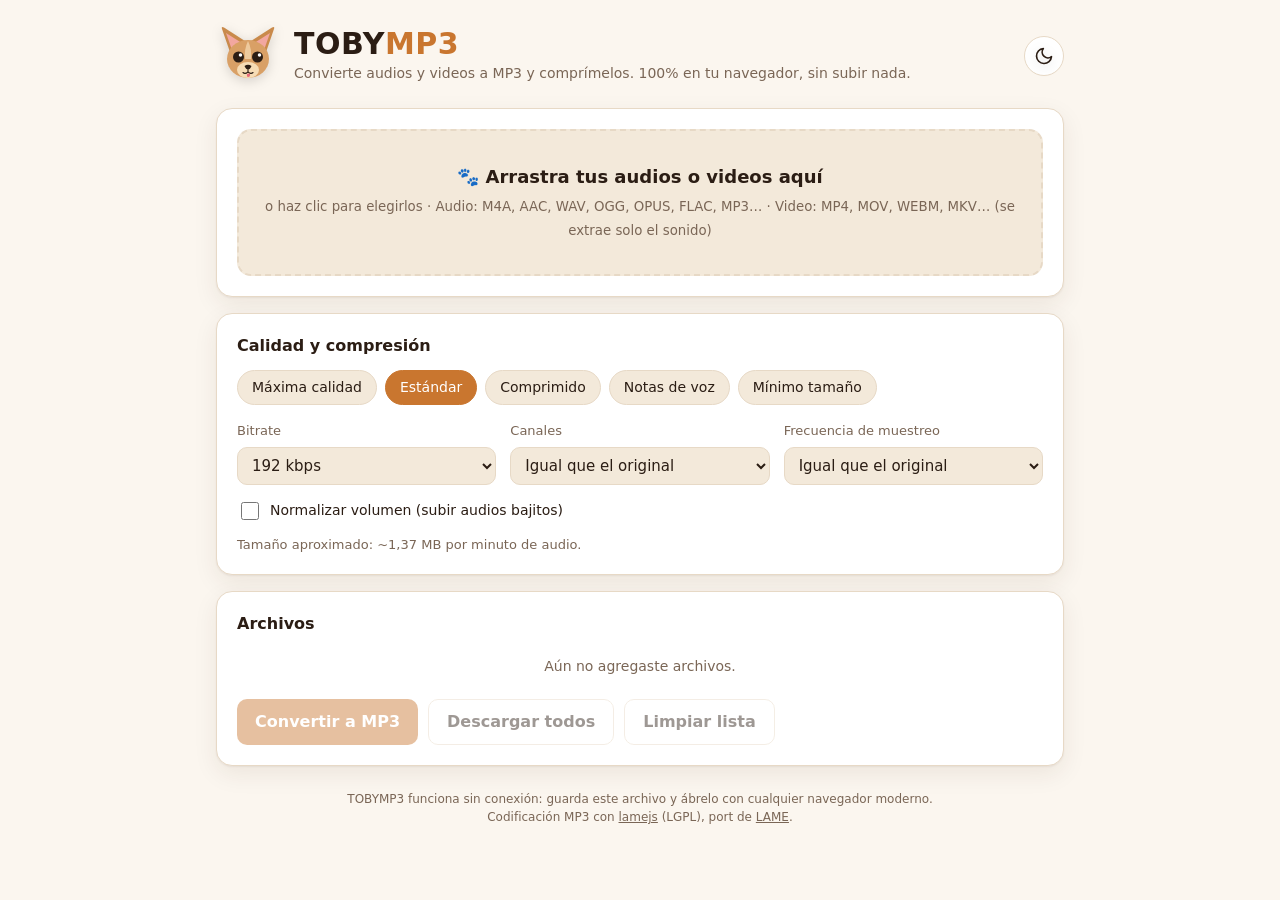
<file: tobymp3/TOBYMP3.html>
<!DOCTYPE html>
<html lang="es">
<head>
<meta charset="utf-8">
<meta name="viewport" content="width=device-width, initial-scale=1">
<title>TOBYMP3</title>
<meta name="description" content="TOBYMP3 — conversor portable de audio y video a MP3 con compresión. Todo ocurre en tu navegador, sin subir archivos.">
<link rel="icon" type="image/svg+xml" href="data:image/svg+xml,%3Csvg xmlns='http://www.w3.org/2000/svg' viewBox='0 0 128 128'%3E%3Cpath d='M30 62 L12 10 Q10 4 16 7 L58 34 Z' fill='%23c98a4b'/%3E%3Cpath d='M98 62 L116 10 Q118 4 112 7 L70 34 Z' fill='%23c98a4b'/%3E%3Cpath d='M32 52 L20 18 L50 37 Z' fill='%23f2a7a0'/%3E%3Cpath d='M96 52 L108 18 L78 37 Z' fill='%23f2a7a0'/%3E%3Cellipse cx='64' cy='70' rx='42' ry='38' fill='%23d9a066'/%3E%3Cellipse cx='64' cy='92' rx='22' ry='16' fill='%23f6dcb5'/%3E%3Ccircle cx='45' cy='66' r='11' fill='%232b1d14'/%3E%3Ccircle cx='83' cy='66' r='11' fill='%232b1d14'/%3E%3Ccircle cx='49' cy='62' r='3.5' fill='%23fff'/%3E%3Ccircle cx='87' cy='62' r='3.5' fill='%23fff'/%3E%3Cpath d='M57 84 Q64 79 71 84 Q68 91 64 91 Q60 91 57 84 Z' fill='%232b1d14'/%3E%3C/svg%3E">
<style>
  :root {
    --bg: #fbf6ef;
    --bg-2: #f3e9da;
    --card: #ffffff;
    --text: #2b1d14;
    --muted: #7a6656;
    --line: #e7d9c6;
    --accent: #c9762f;
    --accent-2: #a95b1c;
    --accent-soft: #f7e3cc;
    --ok: #2f8a4f;
    --err: #c0392b;
    --shadow: 0 1px 2px rgba(60, 35, 15, .06), 0 8px 24px rgba(60, 35, 15, .08);
    color-scheme: light;
  }
  @media (prefers-color-scheme: dark) {
    :root:not([data-theme="light"]) {
      --bg: #17110d;
      --bg-2: #211812;
      --card: #251b15;
      --text: #f5e9db;
      --muted: #b49c86;
      --line: #3b2c21;
      --accent: #e39349;
      --accent-2: #f0a865;
      --accent-soft: #3a2616;
      --ok: #5cc27e;
      --err: #ef6f61;
      --shadow: 0 1px 2px rgba(0, 0, 0, .3), 0 8px 24px rgba(0, 0, 0, .35);
      color-scheme: dark;
    }
  }
  :root[data-theme="dark"] {
    --bg: #17110d;
    --bg-2: #211812;
    --card: #251b15;
    --text: #f5e9db;
    --muted: #b49c86;
    --line: #3b2c21;
    --accent: #e39349;
    --accent-2: #f0a865;
    --accent-soft: #3a2616;
    --ok: #5cc27e;
    --err: #ef6f61;
    --shadow: 0 1px 2px rgba(0, 0, 0, .3), 0 8px 24px rgba(0, 0, 0, .35);
    color-scheme: dark;
  }

  * { box-sizing: border-box; }
  html, body { margin: 0; }
  body {
    background: var(--bg);
    color: var(--text);
    font: 16px/1.5 system-ui, -apple-system, "Segoe UI", Roboto, Ubuntu, sans-serif;
    min-height: 100vh;
  }
  .wrap { max-width: 880px; margin: 0 auto; padding: 24px 16px 48px; }

  header { display: flex; align-items: center; gap: 14px; margin-bottom: 20px; }
  header svg { width: 64px; height: 64px; flex: none; filter: drop-shadow(0 3px 6px rgba(0,0,0,.15)); }
  h1 { font-size: 30px; line-height: 1; margin: 0; letter-spacing: .5px; font-weight: 800; }
  h1 span { color: var(--accent); }
  .tagline { margin: 4px 0 0; color: var(--muted); font-size: 14px; }
  .theme-btn {
    margin-left: auto; background: var(--card); color: var(--text); border: 1px solid var(--line);
    border-radius: 999px; width: 40px; height: 40px; cursor: pointer; flex: none;
    display: grid; place-items: center; padding: 0;
  }
  .theme-btn svg { width: 20px; height: 20px; }

  .card {
    background: var(--card); border: 1px solid var(--line); border-radius: 16px;
    box-shadow: var(--shadow); padding: 20px; margin-bottom: 16px;
  }
  .card h2 { font-size: 16px; margin: 0 0 12px; }

  .drop {
    display: block;
    border: 2px dashed var(--line); border-radius: 14px; padding: 32px 16px; text-align: center;
    background: var(--bg-2); cursor: pointer; transition: border-color .15s, background .15s;
  }
  .drop:hover, .drop.over { border-color: var(--accent); background: var(--accent-soft); }
  .drop strong { display: block; font-size: 18px; margin-bottom: 4px; }
  .drop small { color: var(--muted); }
  .drop input { display: none; }

  .presets { display: flex; flex-wrap: wrap; gap: 8px; margin-bottom: 16px; }
  .chip {
    border: 1px solid var(--line); background: var(--bg-2); color: var(--text); border-radius: 999px;
    padding: 6px 14px; cursor: pointer; font: inherit; font-size: 14px;
  }
  .chip.active { background: var(--accent); border-color: var(--accent); color: #fff; }

  .grid { display: grid; grid-template-columns: repeat(auto-fit, minmax(180px, 1fr)); gap: 14px; }
  label.field { display: flex; flex-direction: column; gap: 6px; font-size: 13px; color: var(--muted); }
  select {
    font: inherit; font-size: 15px; color: var(--text); background: var(--bg-2);
    border: 1px solid var(--line); border-radius: 10px; padding: 8px 10px; width: 100%;
  }
  .check { display: flex; align-items: center; gap: 8px; font-size: 14px; margin-top: 14px; cursor: pointer; }
  .check input { width: 18px; height: 18px; accent-color: var(--accent); }
  .hint { color: var(--muted); font-size: 13px; margin: 12px 0 0; }

  .actions { display: flex; flex-wrap: wrap; gap: 10px; margin-top: 4px; }
  .btn {
    font: inherit; font-weight: 600; border: 0; border-radius: 10px; padding: 10px 18px; cursor: pointer;
    background: var(--accent); color: #fff; transition: background .15s, opacity .15s;
  }
  .btn:hover { background: var(--accent-2); }
  .btn:disabled { opacity: .45; cursor: not-allowed; }
  .btn.ghost { background: transparent; color: var(--text); border: 1px solid var(--line); }
  .btn.ghost:hover { background: var(--bg-2); }
  .btn.small { padding: 6px 12px; font-size: 13px; }

  .list { list-style: none; margin: 0; padding: 0; display: flex; flex-direction: column; gap: 10px; }
  .item {
    border: 1px solid var(--line); border-radius: 12px; padding: 12px 14px; background: var(--bg-2);
    display: grid; grid-template-columns: 1fr auto; gap: 6px 12px; align-items: center;
  }
  .item .name { font-weight: 600; overflow: hidden; text-overflow: ellipsis; white-space: nowrap; min-width: 0; }
  .item .meta { color: var(--muted); font-size: 13px; grid-column: 1 / -1; }
  .item .meta b { color: var(--text); font-weight: 600; }
  .item .meta .saving { color: var(--ok); font-weight: 600; }
  .tag { display: inline-block; font-size: 11px; font-weight: 700; letter-spacing: .3px; padding: 1px 7px; border-radius: 999px; background: var(--accent-soft); color: var(--accent-2); margin-right: 6px; vertical-align: 1px; }
  .item .row-btns { display: flex; gap: 6px; align-items: center; }
  .item .status { font-size: 13px; color: var(--muted); }
  .item.error .status { color: var(--err); }
  .item .errmsg { color: var(--err); }
  .item.done .status { color: var(--ok); }
  .bar { grid-column: 1 / -1; height: 6px; border-radius: 999px; background: var(--line); overflow: hidden; }
  .bar i { display: block; height: 100%; width: 0; background: var(--accent); transition: width .15s; }
  .item audio { grid-column: 1 / -1; width: 100%; height: 36px; margin-top: 4px; }
  .empty { color: var(--muted); font-size: 14px; text-align: center; padding: 8px 0; }

  footer { color: var(--muted); font-size: 12px; text-align: center; margin-top: 24px; }
  footer a { color: inherit; }

  @media (max-width: 520px) {
    h1 { font-size: 24px; }
    header svg { width: 52px; height: 52px; }
    .item { grid-template-columns: 1fr; }
    .item .row-btns { flex-wrap: wrap; }
  }
</style>
</head>
<body>
<div class="wrap">
  <header>
    <svg viewBox="0 0 128 128" role="img" aria-label="Cabeza de chihuahua">
      <!-- Orejas -->
      <path d="M30 62 L12 10 Q10 4 16 7 L58 34 Z" fill="#c98a4b"/>
      <path d="M98 62 L116 10 Q118 4 112 7 L70 34 Z" fill="#c98a4b"/>
      <path d="M32 52 L20 18 L50 37 Z" fill="#f2a7a0"/>
      <path d="M96 52 L108 18 L78 37 Z" fill="#f2a7a0"/>
      <!-- Cabeza -->
      <ellipse cx="64" cy="70" rx="42" ry="38" fill="#d9a066"/>
      <path d="M64 34 Q56 50 58 70 L70 70 Q72 50 64 34 Z" fill="#f6dcb5" opacity=".7"/>
      <!-- Hocico -->
      <ellipse cx="64" cy="92" rx="22" ry="16" fill="#f6dcb5"/>
      <!-- Ojos -->
      <circle cx="45" cy="66" r="11" fill="#2b1d14"/>
      <circle cx="83" cy="66" r="11" fill="#2b1d14"/>
      <circle cx="49" cy="62" r="3.5" fill="#fff"/>
      <circle cx="87" cy="62" r="3.5" fill="#fff"/>
      <!-- Nariz y boca -->
      <path d="M57 84 Q64 79 71 84 Q68 91 64 91 Q60 91 57 84 Z" fill="#2b1d14"/>
      <path d="M64 91 L64 96 M64 96 Q58 101 54 97 M64 96 Q70 101 74 97" stroke="#2b1d14" stroke-width="2.2" fill="none" stroke-linecap="round"/>
      <path d="M68 99 Q69 106 64 106 Q61 106 62 100" fill="#e66a7a"/>
    </svg>
    <div>
      <h1>TOBY<span>MP3</span></h1>
      <p class="tagline">Convierte audios y videos a MP3 y comprímelos. 100% en tu navegador, sin subir nada.</p>
    </div>
    <button class="theme-btn" id="themeBtn" title="Cambiar tema" aria-label="Cambiar tema"><svg viewBox="0 0 24 24" fill="none" stroke="currentColor" stroke-width="2" stroke-linecap="round" stroke-linejoin="round"><path d="M21 12.8A9 9 0 1 1 11.2 3a7 7 0 0 0 9.8 9.8z"/></svg></button>
  </header>

  <section class="card">
    <label class="drop" id="drop">
      <input type="file" id="fileInput" multiple accept="audio/*,video/*,.m4a,.mp3,.wav,.ogg,.oga,.opus,.flac,.aac,.webm,.mp4,.3gp,.amr,.caf,.aiff,.aif,.wma,.mov,.m4v,.mkv,.avi,.wmv,.mpeg,.mpg,.ts">
      <strong>🐾 Arrastra tus audios o videos aquí</strong>
      <small>o haz clic para elegirlos · Audio: M4A, AAC, WAV, OGG, OPUS, FLAC, MP3… · Video: MP4, MOV, WEBM, MKV… (se extrae solo el sonido)</small>
    </label>
  </section>

  <section class="card">
    <h2>Calidad y compresión</h2>
    <div class="presets" id="presets">
      <button class="chip" data-preset="max">Máxima calidad</button>
      <button class="chip active" data-preset="std">Estándar</button>
      <button class="chip" data-preset="small">Comprimido</button>
      <button class="chip" data-preset="voice">Notas de voz</button>
      <button class="chip" data-preset="tiny">Mínimo tamaño</button>
    </div>
    <div class="grid">
      <label class="field">Bitrate
        <select id="bitrate">
          <option value="320">320 kbps</option>
          <option value="256">256 kbps</option>
          <option value="192" selected>192 kbps</option>
          <option value="160">160 kbps</option>
          <option value="128">128 kbps</option>
          <option value="96">96 kbps</option>
          <option value="64">64 kbps</option>
          <option value="48">48 kbps</option>
          <option value="32">32 kbps</option>
        </select>
      </label>
      <label class="field">Canales
        <select id="channels">
          <option value="auto">Igual que el original</option>
          <option value="2">Estéreo</option>
          <option value="1">Mono (la mitad de datos)</option>
        </select>
      </label>
      <label class="field">Frecuencia de muestreo
        <select id="samplerate">
          <option value="auto">Igual que el original</option>
          <option value="48000">48 000 Hz</option>
          <option value="44100">44 100 Hz</option>
          <option value="32000">32 000 Hz</option>
          <option value="24000">24 000 Hz</option>
          <option value="22050">22 050 Hz</option>
          <option value="16000">16 000 Hz</option>
          <option value="11025">11 025 Hz</option>
        </select>
      </label>
    </div>
    <label class="check"><input type="checkbox" id="normalize"> Normalizar volumen (subir audios bajitos)</label>
    <p class="hint" id="estimate">Tamaño aproximado: ~1,4 MB por minuto.</p>
  </section>

  <section class="card">
    <h2>Archivos</h2>
    <ul class="list" id="list"><li class="empty">Aún no agregaste archivos.</li></ul>
    <div class="actions" style="margin-top:14px">
      <button class="btn" id="convertBtn" disabled>Convertir a MP3</button>
      <button class="btn ghost" id="downloadAllBtn" disabled>Descargar todos</button>
      <button class="btn ghost" id="clearBtn" disabled>Limpiar lista</button>
    </div>
  </section>

  <footer>
    TOBYMP3 funciona sin conexión: guarda este archivo y ábrelo con cualquier navegador moderno.<br>
    Codificación MP3 con <a href="https://github.com/zhuker/lamejs" target="_blank" rel="noopener">lamejs</a> (LGPL), port de <a href="https://lame.sourceforge.io" target="_blank" rel="noopener">LAME</a>.
  </footer>
</div>

<script type="text/plain" id="lamejs-src">function lamejs(){function X(c){return new Int32Array(c)}function K(c){return new Float32Array(c)}function ca(c){if(1==c.length)return K(c[0]);var k=c[0];c=c.slice(1);for(var n=[],u=0;u<k;u++)n.push(ca(c));return n}function Ia(c){if(1==c.length)return X(c[0]);var k=c[0];c=c.slice(1);for(var n=[],u=0;u<k;u++)n.push(Ia(c));return n}function dc(c){if(1==c.length)return new Int16Array(c[0]);var k=c[0];c=c.slice(1);for(var n=[],u=0;u<k;u++)n.push(dc(c));return n}function Ob(c){if(1==c.length)return Array(c[0]);
var k=c[0];c=c.slice(1);for(var n=[],u=0;u<k;u++)n.push(Ob(c));return n}function ra(c){this.ordinal=c}function G(c){this.ordinal=c}function la(c){this.ordinal=function(){return c}}function mc(){this.getLameVersion=function(){return"3.98.4"};this.getLameShortVersion=function(){return"3.98.4"};this.getLameVeryShortVersion=function(){return"LAME3.98r"};this.getPsyVersion=function(){return"0.93"};this.getLameUrl=function(){return"http://www.mp3dev.org/"};this.getLameOsBitness=function(){return"32bits"}}
function Y(){function c(f,b,c,a,m,k){for(;0!=m--;)c[a]=1E-10+f[b+0]*k[0]-c[a-1]*k[1]+f[b-1]*k[2]-c[a-2]*k[3]+f[b-2]*k[4]-c[a-3]*k[5]+f[b-3]*k[6]-c[a-4]*k[7]+f[b-4]*k[8]-c[a-5]*k[9]+f[b-5]*k[10]-c[a-6]*k[11]+f[b-6]*k[12]-c[a-7]*k[13]+f[b-7]*k[14]-c[a-8]*k[15]+f[b-8]*k[16]-c[a-9]*k[17]+f[b-9]*k[18]-c[a-10]*k[19]+f[b-10]*k[20],++a,++b}function k(f,b,c,a,m,k){for(;0!=m--;)c[a]=f[b+0]*k[0]-c[a-1]*k[1]+f[b-1]*k[2]-c[a-2]*k[3]+f[b-2]*k[4],++a,++b}function n(f){return f*f}var V=Y.RMS_WINDOW_TIME_NUMERATOR,
E=Y.RMS_WINDOW_TIME_DENOMINATOR,B=[[.038575994352,-3.84664617118067,-.02160367184185,7.81501653005538,-.00123395316851,-11.34170355132042,-9.291677959E-5,13.05504219327545,-.01655260341619,-12.28759895145294,.02161526843274,9.4829380631979,-.02074045215285,-5.87257861775999,.00594298065125,2.75465861874613,.00306428023191,-.86984376593551,1.2025322027E-4,.13919314567432,.00288463683916],[.0541865640643,-3.47845948550071,-.02911007808948,6.36317777566148,-.00848709379851,-8.54751527471874,-.00851165645469,
9.4769360780128,-.00834990904936,-8.81498681370155,.02245293253339,6.85401540936998,-.02596338512915,-4.39470996079559,.01624864962975,2.19611684890774,-.00240879051584,-.75104302451432,.00674613682247,.13149317958808,-.00187763777362],[.15457299681924,-2.37898834973084,-.09331049056315,2.84868151156327,-.06247880153653,-2.64577170229825,.02163541888798,2.23697657451713,-.05588393329856,-1.67148153367602,.04781476674921,1.00595954808547,.00222312597743,-.45953458054983,.03174092540049,.16378164858596,
-.01390589421898,-.05032077717131,.00651420667831,.0234789740702,-.00881362733839],[.30296907319327,-1.61273165137247,-.22613988682123,1.0797749225997,-.08587323730772,-.2565625775407,.03282930172664,-.1627671912044,-.00915702933434,-.22638893773906,-.02364141202522,.39120800788284,-.00584456039913,-.22138138954925,.06276101321749,.04500235387352,-8.28086748E-6,.02005851806501,.00205861885564,.00302439095741,-.02950134983287],[.33642304856132,-1.49858979367799,-.2557224142557,.87350271418188,-.11828570177555,
.12205022308084,.11921148675203,-.80774944671438,-.07834489609479,.47854794562326,-.0046997791438,-.12453458140019,-.0058950022444,-.04067510197014,.05724228140351,.08333755284107,.00832043980773,-.04237348025746,-.0163538138454,.02977207319925,-.0176017656815],[.4491525660845,-.62820619233671,-.14351757464547,.29661783706366,-.22784394429749,-.372563729424,-.01419140100551,.00213767857124,.04078262797139,-.42029820170918,-.12398163381748,.22199650564824,.04097565135648,.00613424350682,.10478503600251,
.06747620744683,-.01863887810927,.05784820375801,-.03193428438915,.03222754072173,.00541907748707],[.56619470757641,-1.04800335126349,-.75464456939302,.29156311971249,.1624213774223,-.26806001042947,.16744243493672,.00819999645858,-.18901604199609,.45054734505008,.3093178284183,-.33032403314006,-.27562961986224,.0673936833311,.00647310677246,-.04784254229033,.08647503780351,.01639907836189,-.0378898455484,.01807364323573,-.00588215443421],[.58100494960553,-.51035327095184,-.53174909058578,-.31863563325245,
-.14289799034253,-.20256413484477,.17520704835522,.1472815413433,.02377945217615,.38952639978999,.15558449135573,-.23313271880868,-.25344790059353,-.05246019024463,.01628462406333,-.02505961724053,.06920467763959,.02442357316099,-.03721611395801,.01818801111503,-.00749618797172],[.53648789255105,-.2504987195602,-.42163034350696,-.43193942311114,-.00275953611929,-.03424681017675,.04267842219415,-.04678328784242,-.10214864179676,.26408300200955,.14590772289388,.15113130533216,-.02459864859345,-.17556493366449,
-.11202315195388,-.18823009262115,-.04060034127,.05477720428674,.0478866554818,.0470440968812,-.02217936801134]],w=[[.98621192462708,-1.97223372919527,-1.97242384925416,.97261396931306,.98621192462708],[.98500175787242,-1.96977855582618,-1.97000351574484,.9702284756635,.98500175787242],[.97938932735214,-1.95835380975398,-1.95877865470428,.95920349965459,.97938932735214],[.97531843204928,-1.95002759149878,-1.95063686409857,.95124613669835,.97531843204928],[.97316523498161,-1.94561023566527,-1.94633046996323,
.94705070426118,.97316523498161],[.96454515552826,-1.92783286977036,-1.92909031105652,.93034775234268,.96454515552826],[.96009142950541,-1.91858953033784,-1.92018285901082,.92177618768381,.96009142950541],[.95856916599601,-1.9154210807478,-1.91713833199203,.91885558323625,.95856916599601],[.94597685600279,-1.88903307939452,-1.89195371200558,.89487434461664,.94597685600279]];this.InitGainAnalysis=function(f,b){a:{for(var c=0;c<MAX_ORDER;c++)f.linprebuf[c]=f.lstepbuf[c]=f.loutbuf[c]=f.rinprebuf[c]=
f.rstepbuf[c]=f.routbuf[c]=0;switch(0|b){case 48E3:f.reqindex=0;break;case 44100:f.reqindex=1;break;case 32E3:f.reqindex=2;break;case 24E3:f.reqindex=3;break;case 22050:f.reqindex=4;break;case 16E3:f.reqindex=5;break;case 12E3:f.reqindex=6;break;case 11025:f.reqindex=7;break;case 8E3:f.reqindex=8;break;default:b=INIT_GAIN_ANALYSIS_ERROR;break a}f.sampleWindow=0|(b*V+E-1)/E;f.lsum=0;f.rsum=0;f.totsamp=0;na.ill(f.A,0);b=INIT_GAIN_ANALYSIS_OK}if(b!=INIT_GAIN_ANALYSIS_OK)return INIT_GAIN_ANALYSIS_ERROR;
f.linpre=MAX_ORDER;f.rinpre=MAX_ORDER;f.lstep=MAX_ORDER;f.rstep=MAX_ORDER;f.lout=MAX_ORDER;f.rout=MAX_ORDER;na.fill(f.B,0);return INIT_GAIN_ANALYSIS_OK};this.AnalyzeSamples=function(f,b,v,a,m,u,e){if(0==u)return GAIN_ANALYSIS_OK;var l=0;var d=u;switch(e){case 1:a=b;m=v;break;case 2:break;default:return GAIN_ANALYSIS_ERROR}u<MAX_ORDER?(T.arraycopy(b,v,f.linprebuf,MAX_ORDER,u),T.arraycopy(a,m,f.rinprebuf,MAX_ORDER,u)):(T.arraycopy(b,v,f.linprebuf,MAX_ORDER,MAX_ORDER),T.arraycopy(a,m,f.rinprebuf,MAX_ORDER,
MAX_ORDER));for(;0<d;){var g=d>f.sampleWindow-f.totsamp?f.sampleWindow-f.totsamp:d;if(l<MAX_ORDER){e=f.linpre+l;var q=f.linprebuf;var D=f.rinpre+l;var p=f.rinprebuf;g>MAX_ORDER-l&&(g=MAX_ORDER-l)}else e=v+l,q=b,D=m+l,p=a;c(q,e,f.lstepbuf,f.lstep+f.totsamp,g,B[f.reqindex]);c(p,D,f.rstepbuf,f.rstep+f.totsamp,g,B[f.reqindex]);k(f.lstepbuf,f.lstep+f.totsamp,f.loutbuf,f.lout+f.totsamp,g,w[f.reqindex]);k(f.rstepbuf,f.rstep+f.totsamp,f.routbuf,f.rout+f.totsamp,g,w[f.reqindex]);e=f.lout+f.totsamp;q=f.loutbuf;
D=f.rout+f.totsamp;p=f.routbuf;for(var r=g%8;0!=r--;)f.lsum+=n(q[e++]),f.rsum+=n(p[D++]);for(r=g/8;0!=r--;)f.lsum+=n(q[e+0])+n(q[e+1])+n(q[e+2])+n(q[e+3])+n(q[e+4])+n(q[e+5])+n(q[e+6])+n(q[e+7]),e+=8,f.rsum+=n(p[D+0])+n(p[D+1])+n(p[D+2])+n(p[D+3])+n(p[D+4])+n(p[D+5])+n(p[D+6])+n(p[D+7]),D+=8;d-=g;l+=g;f.totsamp+=g;f.totsamp==f.sampleWindow&&(e=10*Y.STEPS_per_dB*Math.log10((f.lsum+f.rsum)/f.totsamp*.5+1E-37),e=0>=e?0:0|e,e>=f.A.length&&(e=f.A.length-1),f.A[e]++,f.lsum=f.rsum=0,T.arraycopy(f.loutbuf,
f.totsamp,f.loutbuf,0,MAX_ORDER),T.arraycopy(f.routbuf,f.totsamp,f.routbuf,0,MAX_ORDER),T.arraycopy(f.lstepbuf,f.totsamp,f.lstepbuf,0,MAX_ORDER),T.arraycopy(f.rstepbuf,f.totsamp,f.rstepbuf,0,MAX_ORDER),f.totsamp=0);if(f.totsamp>f.sampleWindow)return GAIN_ANALYSIS_ERROR}u<MAX_ORDER?(T.arraycopy(f.linprebuf,u,f.linprebuf,0,MAX_ORDER-u),T.arraycopy(f.rinprebuf,u,f.rinprebuf,0,MAX_ORDER-u),T.arraycopy(b,v,f.linprebuf,MAX_ORDER-u,u),T.arraycopy(a,m,f.rinprebuf,MAX_ORDER-u,u)):(T.arraycopy(b,v+u-MAX_ORDER,
f.linprebuf,0,MAX_ORDER),T.arraycopy(a,m+u-MAX_ORDER,f.rinprebuf,0,MAX_ORDER));return GAIN_ANALYSIS_OK};this.GetTitleGain=function(f){var b=f.A;var c=f.A.length,a,m=0;for(a=0;a<c;a++)m+=b[a];if(0==m)b=GAIN_NOT_ENOUGH_SAMPLES;else{m=0|Math.ceil(m*(1-.95));for(a=c;0<a--&&!(0>=(m-=b[a])););b=64.82-a/Y.STEPS_per_dB}for(c=0;c<f.A.length;c++)f.B[c]+=f.A[c],f.A[c]=0;for(c=0;c<MAX_ORDER;c++)f.linprebuf[c]=f.lstepbuf[c]=f.loutbuf[c]=f.rinprebuf[c]=f.rstepbuf[c]=f.routbuf[c]=0;f.totsamp=0;f.lsum=f.rsum=0;return b}}
function wc(){function c(b,c,a,f,k,e,l,d,g,q,D,p,r,t,J){this.vbr_q=b;this.quant_comp=c;this.quant_comp_s=a;this.expY=f;this.st_lrm=k;this.st_s=e;this.masking_adj=l;this.masking_adj_short=d;this.ath_lower=g;this.ath_curve=q;this.ath_sensitivity=D;this.interch=p;this.safejoint=r;this.sfb21mod=t;this.msfix=J}function k(b,c,a,f,k,e,l,d,g,q,D,p,r,t){this.quant_comp=c;this.quant_comp_s=a;this.safejoint=f;this.nsmsfix=k;this.st_lrm=e;this.st_s=l;this.nsbass=d;this.scale=g;this.masking_adj=q;this.ath_lower=
D;this.ath_curve=p;this.interch=r;this.sfscale=t}function n(b,c,a){var f=b.VBR==G.vbr_rh?B:w,k=b.VBR_q_frac,e=f[c];f=f[c+1];e.st_lrm+=k*(f.st_lrm-e.st_lrm);e.st_s+=k*(f.st_s-e.st_s);e.masking_adj+=k*(f.masking_adj-e.masking_adj);e.masking_adj_short+=k*(f.masking_adj_short-e.masking_adj_short);e.ath_lower+=k*(f.ath_lower-e.ath_lower);e.ath_curve+=k*(f.ath_curve-e.ath_curve);e.ath_sensitivity+=k*(f.ath_sensitivity-e.ath_sensitivity);e.interch+=k*(f.interch-e.interch);e.msfix+=k*(f.msfix-e.msfix);f=
e.vbr_q;0>f&&(f=0);9<f&&(f=9);b.VBR_q=f;b.VBR_q_frac=0;0!=a?b.quant_comp=e.quant_comp:0<Math.abs(b.quant_comp- -1)||(b.quant_comp=e.quant_comp);0!=a?b.quant_comp_short=e.quant_comp_s:0<Math.abs(b.quant_comp_short- -1)||(b.quant_comp_short=e.quant_comp_s);0!=e.expY&&(b.experimentalY=0!=e.expY);0!=a?b.internal_flags.nsPsy.attackthre=e.st_lrm:0<Math.abs(b.internal_flags.nsPsy.attackthre- -1)||(b.internal_flags.nsPsy.attackthre=e.st_lrm);0!=a?b.internal_flags.nsPsy.attackthre_s=e.st_s:0<Math.abs(b.internal_flags.nsPsy.attackthre_s-
-1)||(b.internal_flags.nsPsy.attackthre_s=e.st_s);0!=a?b.maskingadjust=e.masking_adj:0<Math.abs(b.maskingadjust-0)||(b.maskingadjust=e.masking_adj);0!=a?b.maskingadjust_short=e.masking_adj_short:0<Math.abs(b.maskingadjust_short-0)||(b.maskingadjust_short=e.masking_adj_short);0!=a?b.ATHlower=-e.ath_lower/10:0<Math.abs(10*-b.ATHlower)||(b.ATHlower=-e.ath_lower/10);0!=a?b.ATHcurve=e.ath_curve:0<Math.abs(b.ATHcurve- -1)||(b.ATHcurve=e.ath_curve);0!=a?b.athaa_sensitivity=e.ath_sensitivity:0<Math.abs(b.athaa_sensitivity-
-1)||(b.athaa_sensitivity=e.ath_sensitivity);0<e.interch&&(0!=a?b.interChRatio=e.interch:0<Math.abs(b.interChRatio- -1)||(b.interChRatio=e.interch));0<e.safejoint&&(b.exp_nspsytune|=e.safejoint);0<e.sfb21mod&&(b.exp_nspsytune|=e.sfb21mod<<20);0!=a?b.msfix=e.msfix:0<Math.abs(b.msfix- -1)||(b.msfix=e.msfix);0==a&&(b.VBR_q=c,b.VBR_q_frac=k)}function V(b,c,a){var m=E.nearestBitrateFullIndex(c);b.VBR=G.vbr_abr;b.VBR_mean_bitrate_kbps=c;b.VBR_mean_bitrate_kbps=Math.min(b.VBR_mean_bitrate_kbps,320);b.VBR_mean_bitrate_kbps=
Math.max(b.VBR_mean_bitrate_kbps,8);b.brate=b.VBR_mean_bitrate_kbps;320<b.VBR_mean_bitrate_kbps&&(b.disable_reservoir=!0);0<f[m].safejoint&&(b.exp_nspsytune|=2);0<f[m].sfscale&&(b.internal_flags.noise_shaping=2);if(0<Math.abs(f[m].nsbass)){var k=int(4*f[m].nsbass);0>k&&(k+=64);b.exp_nspsytune|=k<<2}0!=a?b.quant_comp=f[m].quant_comp:0<Math.abs(b.quant_comp- -1)||(b.quant_comp=f[m].quant_comp);0!=a?b.quant_comp_short=f[m].quant_comp_s:0<Math.abs(b.quant_comp_short- -1)||(b.quant_comp_short=f[m].quant_comp_s);
0!=a?b.msfix=f[m].nsmsfix:0<Math.abs(b.msfix- -1)||(b.msfix=f[m].nsmsfix);0!=a?b.internal_flags.nsPsy.attackthre=f[m].st_lrm:0<Math.abs(b.internal_flags.nsPsy.attackthre- -1)||(b.internal_flags.nsPsy.attackthre=f[m].st_lrm);0!=a?b.internal_flags.nsPsy.attackthre_s=f[m].st_s:0<Math.abs(b.internal_flags.nsPsy.attackthre_s- -1)||(b.internal_flags.nsPsy.attackthre_s=f[m].st_s);0!=a?b.scale=f[m].scale:0<Math.abs(b.scale- -1)||(b.scale=f[m].scale);0!=a?b.maskingadjust=f[m].masking_adj:0<Math.abs(b.maskingadjust-
0)||(b.maskingadjust=f[m].masking_adj);0<f[m].masking_adj?0!=a?b.maskingadjust_short=.9*f[m].masking_adj:0<Math.abs(b.maskingadjust_short-0)||(b.maskingadjust_short=.9*f[m].masking_adj):0!=a?b.maskingadjust_short=1.1*f[m].masking_adj:0<Math.abs(b.maskingadjust_short-0)||(b.maskingadjust_short=1.1*f[m].masking_adj);0!=a?b.ATHlower=-f[m].ath_lower/10:0<Math.abs(10*-b.ATHlower)||(b.ATHlower=-f[m].ath_lower/10);0!=a?b.ATHcurve=f[m].ath_curve:0<Math.abs(b.ATHcurve- -1)||(b.ATHcurve=f[m].ath_curve);0!=
a?b.interChRatio=f[m].interch:0<Math.abs(b.interChRatio- -1)||(b.interChRatio=f[m].interch);return c}var E;this.setModules=function(b){E=b};var B=[new c(0,9,9,0,5.2,125,-4.2,-6.3,4.8,1,0,0,2,21,.97),new c(1,9,9,0,5.3,125,-3.6,-5.6,4.5,1.5,0,0,2,21,1.35),new c(2,9,9,0,5.6,125,-2.2,-3.5,2.8,2,0,0,2,21,1.49),new c(3,9,9,1,5.8,130,-1.8,-2.8,2.6,3,-4,0,2,20,1.64),new c(4,9,9,1,6,135,-.7,-1.1,1.1,3.5,-8,0,2,0,1.79),new c(5,9,9,1,6.4,140,.5,.4,-7.5,4,-12,2E-4,0,0,1.95),new c(6,9,9,1,6.6,145,.67,.65,-14.7,
6.5,-19,4E-4,0,0,2.3),new c(7,9,9,1,6.6,145,.8,.75,-19.7,8,-22,6E-4,0,0,2.7),new c(8,9,9,1,6.6,145,1.2,1.15,-27.5,10,-23,7E-4,0,0,0),new c(9,9,9,1,6.6,145,1.6,1.6,-36,11,-25,8E-4,0,0,0),new c(10,9,9,1,6.6,145,2,2,-36,12,-25,8E-4,0,0,0)],w=[new c(0,9,9,0,4.2,25,-7,-4,7.5,1,0,0,2,26,.97),new c(1,9,9,0,4.2,25,-5.6,-3.6,4.5,1.5,0,0,2,21,1.35),new c(2,9,9,0,4.2,25,-4.4,-1.8,2,2,0,0,2,18,1.49),new c(3,9,9,1,4.2,25,-3.4,-1.25,1.1,3,-4,0,2,15,1.64),new c(4,9,9,1,4.2,25,-2.2,.1,0,3.5,-8,0,2,0,1.79),new c(5,
9,9,1,4.2,25,-1,1.65,-7.7,4,-12,2E-4,0,0,1.95),new c(6,9,9,1,4.2,25,-0,2.47,-7.7,6.5,-19,4E-4,0,0,2),new c(7,9,9,1,4.2,25,.5,2,-14.5,8,-22,6E-4,0,0,2),new c(8,9,9,1,4.2,25,1,2.4,-22,10,-23,7E-4,0,0,2),new c(9,9,9,1,4.2,25,1.5,2.95,-30,11,-25,8E-4,0,0,2),new c(10,9,9,1,4.2,25,2,2.95,-36,12,-30,8E-4,0,0,2)],f=[new k(8,9,9,0,0,6.6,145,0,.95,0,-30,11,.0012,1),new k(16,9,9,0,0,6.6,145,0,.95,0,-25,11,.001,1),new k(24,9,9,0,0,6.6,145,0,.95,0,-20,11,.001,1),new k(32,9,9,0,0,6.6,145,0,.95,0,-15,11,.001,1),
new k(40,9,9,0,0,6.6,145,0,.95,0,-10,11,9E-4,1),new k(48,9,9,0,0,6.6,145,0,.95,0,-10,11,9E-4,1),new k(56,9,9,0,0,6.6,145,0,.95,0,-6,11,8E-4,1),new k(64,9,9,0,0,6.6,145,0,.95,0,-2,11,8E-4,1),new k(80,9,9,0,0,6.6,145,0,.95,0,0,8,7E-4,1),new k(96,9,9,0,2.5,6.6,145,0,.95,0,1,5.5,6E-4,1),new k(112,9,9,0,2.25,6.6,145,0,.95,0,2,4.5,5E-4,1),new k(128,9,9,0,1.95,6.4,140,0,.95,0,3,4,2E-4,1),new k(160,9,9,1,1.79,6,135,0,.95,-2,5,3.5,0,1),new k(192,9,9,1,1.49,5.6,125,0,.97,-4,7,3,0,0),new k(224,9,9,1,1.25,5.2,
125,0,.98,-6,9,2,0,0),new k(256,9,9,1,.97,5.2,125,0,1,-8,10,1,0,0),new k(320,9,9,1,.9,5.2,125,0,1,-10,12,0,0,0)];this.apply_preset=function(b,c,a){switch(c){case W.R3MIX:c=W.V3;b.VBR=G.vbr_mtrh;break;case W.MEDIUM:c=W.V4;b.VBR=G.vbr_rh;break;case W.MEDIUM_FAST:c=W.V4;b.VBR=G.vbr_mtrh;break;case W.STANDARD:c=W.V2;b.VBR=G.vbr_rh;break;case W.STANDARD_FAST:c=W.V2;b.VBR=G.vbr_mtrh;break;case W.EXTREME:c=W.V0;b.VBR=G.vbr_rh;break;case W.EXTREME_FAST:c=W.V0;b.VBR=G.vbr_mtrh;break;case W.INSANE:return c=
320,b.preset=c,V(b,c,a),b.VBR=G.vbr_off,c}b.preset=c;switch(c){case W.V9:return n(b,9,a),c;case W.V8:return n(b,8,a),c;case W.V7:return n(b,7,a),c;case W.V6:return n(b,6,a),c;case W.V5:return n(b,5,a),c;case W.V4:return n(b,4,a),c;case W.V3:return n(b,3,a),c;case W.V2:return n(b,2,a),c;case W.V1:return n(b,1,a),c;case W.V0:return n(b,0,a),c}if(8<=c&&320>=c)return V(b,c,a);b.preset=0;return c}}function qb(){function u(a){this.bits=0|a}function k(a,d,p,b,e,c){d=.5946/d;for(a>>=1;0!=a--;)e[c++]=d>p[b++]?
0:1,e[c++]=d>p[b++]?0:1}function n(a,d,b,e,c,l){a>>=1;var h=a%2;for(a>>=1;0!=a--;){var p=b[e++]*d;var r=b[e++]*d;var t=0|p;var f=b[e++]*d;var g=0|r;var J=b[e++]*d;var D=0|f;p+=B.adj43[t];t=0|J;r+=B.adj43[g];c[l++]=0|p;f+=B.adj43[D];c[l++]=0|r;J+=B.adj43[t];c[l++]=0|f;c[l++]=0|J}0!=h&&(p=b[e++]*d,r=b[e++]*d,p+=B.adj43[0|p],r+=B.adj43[0|r],c[l++]=0|p,c[l++]=0|r)}function V(a,d,b,e){var p,c=d,h=p=0;do{var r=a[c++],l=a[c++];p<r&&(p=r);h<l&&(h=l)}while(c<b);p<h&&(p=h);switch(p){case 0:return p;case 1:c=
d;d=0;p=w.ht[1].hlen;do h=2*a[c+0]+a[c+1],c+=2,d+=p[h];while(c<b);e.bits+=d;return 1;case 2:case 3:c=d;d=f[p-1];p=0;h=w.ht[d].xlen;r=2==d?w.table23:w.table56;do l=a[c+0]*h+a[c+1],c+=2,p+=r[l];while(c<b);a=p&65535;p>>=16;p>a&&(p=a,d++);e.bits+=p;return d;case 4:case 5:case 6:case 7:case 8:case 9:case 10:case 11:case 12:case 13:case 14:case 15:c=d;d=f[p-1];r=h=p=0;l=w.ht[d].xlen;var g=w.ht[d].hlen,D=w.ht[d+1].hlen,q=w.ht[d+2].hlen;do{var m=a[c+0]*l+a[c+1];c+=2;p+=g[m];h+=D[m];r+=q[m]}while(c<b);a=d;
p>h&&(p=h,a++);p>r&&(p=r,a=d+2);e.bits+=p;return a;default:if(p>ia.IXMAX_VAL)return e.bits=ia.LARGE_BITS,-1;p-=15;for(c=24;32>c&&!(w.ht[c].linmax>=p);c++);for(h=c-8;24>h&&!(w.ht[h].linmax>=p);h++);p=h;r=65536*w.ht[p].xlen+w.ht[c].xlen;h=0;do l=a[d++],g=a[d++],0!=l&&(14<l&&(l=15,h+=r),l*=16),0!=g&&(14<g&&(g=15,h+=r),l+=g),h+=w.largetbl[l];while(d<b);a=h&65535;h>>=16;h>a&&(h=a,p=c);e.bits+=h;return p}}function E(a,d,p,b,e,l,h,g){for(var r=d.big_values,f=2;f<c.SBMAX_l+1;f++){var x=a.scalefac_band.l[f];
if(x>=r)break;var t=e[f-2]+d.count1bits;if(p.part2_3_length<=t)break;t=new u(t);x=V(b,x,r,t);t=t.bits;p.part2_3_length<=t||(p.assign(d),p.part2_3_length=t,p.region0_count=l[f-2],p.region1_count=f-2-l[f-2],p.table_select[0]=h[f-2],p.table_select[1]=g[f-2],p.table_select[2]=x)}}var B=null;this.qupvt=null;this.setModules=function(a){B=this.qupvt=a};var ha=[[0,0],[0,0],[0,0],[0,0],[0,0],[0,1],[1,1],[1,1],[1,2],[2,2],[2,3],[2,3],[3,4],[3,4],[3,4],[4,5],[4,5],[4,6],[5,6],[5,6],[5,7],[6,7],[6,7]],f=[1,2,
5,7,7,10,10,13,13,13,13,13,13,13,13];this.noquant_count_bits=function(a,d,p){var b=d.l3_enc,e=Math.min(576,d.max_nonzero_coeff+2>>1<<1);null!=p&&(p.sfb_count1=0);for(;1<e&&0==(b[e-1]|b[e-2]);e-=2);d.count1=e;for(var l=0,h=0;3<e&&!(1<((b[e-1]|b[e-2]|b[e-3]|b[e-4])&2147483647));e-=4){var f=2*(2*(2*b[e-4]+b[e-3])+b[e-2])+b[e-1];l+=w.t32l[f];h+=w.t33l[f]}f=l;d.count1table_select=0;l>h&&(f=h,d.count1table_select=1);d.count1bits=f;d.big_values=e;if(0==e)return f;d.block_type==c.SHORT_TYPE?(l=3*a.scalefac_band.s[3],
l>d.big_values&&(l=d.big_values),h=d.big_values):d.block_type==c.NORM_TYPE?(l=d.region0_count=a.bv_scf[e-2],h=d.region1_count=a.bv_scf[e-1],h=a.scalefac_band.l[l+h+2],l=a.scalefac_band.l[l+1],h<e&&(f=new u(f),d.table_select[2]=V(b,h,e,f),f=f.bits)):(d.region0_count=7,d.region1_count=c.SBMAX_l-1-7-1,l=a.scalefac_band.l[8],h=e,l>h&&(l=h));l=Math.min(l,e);h=Math.min(h,e);0<l&&(f=new u(f),d.table_select[0]=V(b,0,l,f),f=f.bits);l<h&&(f=new u(f),d.table_select[1]=V(b,l,h,f),f=f.bits);2==a.use_best_huffman&&
(d.part2_3_length=f,best_huffman_divide(a,d),f=d.part2_3_length);if(null!=p&&d.block_type==c.NORM_TYPE){for(b=0;a.scalefac_band.l[b]<d.big_values;)b++;p.sfb_count1=b}return f};this.count_bits=function(a,d,e,b){var p=e.l3_enc,l=ia.IXMAX_VAL/B.IPOW20(e.global_gain);if(e.xrpow_max>l)return ia.LARGE_BITS;l=B.IPOW20(e.global_gain);var h,f=0,g=0,r=0,D=0,m=0,q=p,v=0,C=d,I=0;var Q=null!=b&&e.global_gain==b.global_gain;var S=e.block_type==c.SHORT_TYPE?38:21;for(h=0;h<=S;h++){var u=-1;if(Q||e.block_type==c.NORM_TYPE)u=
e.global_gain-(e.scalefac[h]+(0!=e.preflag?B.pretab[h]:0)<<e.scalefac_scale+1)-8*e.subblock_gain[e.window[h]];if(Q&&b.step[h]==u)0!=g&&(n(g,l,C,I,q,v),g=0),0!=r&&(k(r,l,C,I,q,v),r=0);else{var Z=e.width[h];f+e.width[h]>e.max_nonzero_coeff&&(h=e.max_nonzero_coeff-f+1,na.fill(p,e.max_nonzero_coeff,576,0),Z=h,0>Z&&(Z=0),h=S+1);0==g&&0==r&&(q=p,v=m,C=d,I=D);null!=b&&0<b.sfb_count1&&h>=b.sfb_count1&&0<b.step[h]&&u>=b.step[h]?(0!=g&&(n(g,l,C,I,q,v),g=0,q=p,v=m,C=d,I=D),r+=Z):(0!=r&&(k(r,l,C,I,q,v),r=0,q=
p,v=m,C=d,I=D),g+=Z);if(0>=Z){0!=r&&(k(r,l,C,I,q,v),r=0);0!=g&&(n(g,l,C,I,q,v),g=0);break}}h<=S&&(m+=e.width[h],D+=e.width[h],f+=e.width[h])}0!=g&&n(g,l,C,I,q,v);0!=r&&k(r,l,C,I,q,v);if(0!=(a.substep_shaping&2))for(l=0,S=.634521682242439/B.IPOW20(e.global_gain+e.scalefac_scale),f=0;f<e.sfbmax;f++)if(Q=e.width[f],0==a.pseudohalf[f])l+=Q;else for(g=l,l+=Q;g<l;++g)p[g]=d[g]>=S?p[g]:0;return this.noquant_count_bits(a,e,b)};this.best_huffman_divide=function(a,d){var e=new rb,b=d.l3_enc,l=X(23),f=X(23),
h=X(23),g=X(23);if(d.block_type!=c.SHORT_TYPE||1!=a.mode_gr){e.assign(d);if(d.block_type==c.NORM_TYPE){for(var y=d.big_values,m=0;22>=m;m++)l[m]=ia.LARGE_BITS;for(m=0;16>m;m++){var D=a.scalefac_band.l[m+1];if(D>=y)break;var q=0,k=new u(q),v=V(b,0,D,k);q=k.bits;for(var C=0;8>C;C++){var I=a.scalefac_band.l[m+C+2];if(I>=y)break;k=q;k=new u(k);I=V(b,D,I,k);k=k.bits;l[m+C]>k&&(l[m+C]=k,f[m+C]=m,h[m+C]=v,g[m+C]=I)}}E(a,e,d,b,l,f,h,g)}y=e.big_values;if(!(0==y||1<(b[y-2]|b[y-1])||(y=d.count1+2,576<y))){e.assign(d);
e.count1=y;for(D=m=0;y>e.big_values;y-=4)q=2*(2*(2*b[y-4]+b[y-3])+b[y-2])+b[y-1],m+=w.t32l[q],D+=w.t33l[q];e.big_values=y;e.count1table_select=0;m>D&&(m=D,e.count1table_select=1);e.count1bits=m;e.block_type==c.NORM_TYPE?E(a,e,d,b,l,f,h,g):(e.part2_3_length=m,m=a.scalefac_band.l[8],m>y&&(m=y),0<m&&(a=new u(e.part2_3_length),e.table_select[0]=V(b,0,m,a),e.part2_3_length=a.bits),y>m&&(a=new u(e.part2_3_length),e.table_select[1]=V(b,m,y,a),e.part2_3_length=a.bits),d.part2_3_length>e.part2_3_length&&d.assign(e))}}};
var b=[1,1,1,1,8,2,2,2,4,4,4,8,8,8,16,16],v=[1,2,4,8,1,2,4,8,2,4,8,2,4,8,4,8],a=[0,0,0,0,3,1,1,1,2,2,2,3,3,3,4,4],m=[0,1,2,3,0,1,2,3,1,2,3,1,2,3,2,3];qb.slen1_tab=a;qb.slen2_tab=m;this.best_scalefac_store=function(d,e,p,l){var f=l.tt[e][p],g,h,r=0;for(g=h=0;g<f.sfbmax;g++){var y=f.width[g];h+=y;for(y=-y;0>y&&0==f.l3_enc[y+h];y++);0==y&&(f.scalefac[g]=r=-2)}if(0==f.scalefac_scale&&0==f.preflag){for(g=h=0;g<f.sfbmax;g++)0<f.scalefac[g]&&(h|=f.scalefac[g]);if(0==(h&1)&&0!=h){for(g=0;g<f.sfbmax;g++)0<
f.scalefac[g]&&(f.scalefac[g]>>=1);f.scalefac_scale=r=1}}if(0==f.preflag&&f.block_type!=c.SHORT_TYPE&&2==d.mode_gr){for(g=11;g<c.SBPSY_l&&!(f.scalefac[g]<B.pretab[g]&&-2!=f.scalefac[g]);g++);if(g==c.SBPSY_l){for(g=11;g<c.SBPSY_l;g++)0<f.scalefac[g]&&(f.scalefac[g]-=B.pretab[g]);f.preflag=r=1}}for(g=0;4>g;g++)l.scfsi[p][g]=0;if(2==d.mode_gr&&1==e&&l.tt[0][p].block_type!=c.SHORT_TYPE&&l.tt[1][p].block_type!=c.SHORT_TYPE){e=l.tt[1][p];h=l.tt[0][p];for(r=0;r<w.scfsi_band.length-1;r++){for(g=w.scfsi_band[r];g<
w.scfsi_band[r+1]&&!(h.scalefac[g]!=e.scalefac[g]&&0<=e.scalefac[g]);g++);if(g==w.scfsi_band[r+1]){for(g=w.scfsi_band[r];g<w.scfsi_band[r+1];g++)e.scalefac[g]=-1;l.scfsi[p][r]=1}}for(g=l=p=0;11>g;g++)-1!=e.scalefac[g]&&(l++,p<e.scalefac[g]&&(p=e.scalefac[g]));for(y=h=0;g<c.SBPSY_l;g++)-1!=e.scalefac[g]&&(y++,h<e.scalefac[g]&&(h=e.scalefac[g]));for(r=0;16>r;r++)p<b[r]&&h<v[r]&&(g=a[r]*l+m[r]*y,e.part2_length>g&&(e.part2_length=g,e.scalefac_compress=r));r=0}for(g=0;g<f.sfbmax;g++)-2==f.scalefac[g]&&
(f.scalefac[g]=0);0!=r&&(2==d.mode_gr?this.scale_bitcount(f):this.scale_bitcount_lsf(d,f))};var z=[0,18,36,54,54,36,54,72,54,72,90,72,90,108,108,126],e=[0,18,36,54,51,35,53,71,52,70,88,69,87,105,104,122],l=[0,10,20,30,33,21,31,41,32,42,52,43,53,63,64,74];this.scale_bitcount=function(a){var d,g=0,f=0,t=a.scalefac;if(a.block_type==c.SHORT_TYPE){var m=z;0!=a.mixed_block_flag&&(m=e)}else if(m=l,0==a.preflag){for(d=11;d<c.SBPSY_l&&!(t[d]<B.pretab[d]);d++);if(d==c.SBPSY_l)for(a.preflag=1,d=11;d<c.SBPSY_l;d++)t[d]-=
B.pretab[d]}for(d=0;d<a.sfbdivide;d++)g<t[d]&&(g=t[d]);for(;d<a.sfbmax;d++)f<t[d]&&(f=t[d]);a.part2_length=ia.LARGE_BITS;for(d=0;16>d;d++)g<b[d]&&f<v[d]&&a.part2_length>m[d]&&(a.part2_length=m[d],a.scalefac_compress=d);return a.part2_length==ia.LARGE_BITS};var d=[[15,15,7,7],[15,15,7,0],[7,3,0,0],[15,31,31,0],[7,7,7,0],[3,3,0,0]];this.scale_bitcount_lsf=function(a,e){var b,f,l,m,h=X(4),x=e.scalefac;a=0!=e.preflag?2:0;for(l=0;4>l;l++)h[l]=0;if(e.block_type==c.SHORT_TYPE){var y=1;var k=B.nr_of_sfb_block[a][y];
for(b=m=0;4>b;b++){var q=k[b]/3;for(l=0;l<q;l++,m++)for(f=0;3>f;f++)x[3*m+f]>h[b]&&(h[b]=x[3*m+f])}}else for(y=0,k=B.nr_of_sfb_block[a][y],b=m=0;4>b;b++)for(q=k[b],l=0;l<q;l++,m++)x[m]>h[b]&&(h[b]=x[m]);q=!1;for(b=0;4>b;b++)h[b]>d[a][b]&&(q=!0);if(!q){e.sfb_partition_table=B.nr_of_sfb_block[a][y];for(b=0;4>b;b++)e.slen[b]=g[h[b]];y=e.slen[0];b=e.slen[1];h=e.slen[2];f=e.slen[3];switch(a){case 0:e.scalefac_compress=(5*y+b<<4)+(h<<2)+f;break;case 1:e.scalefac_compress=400+(5*y+b<<2)+h;break;case 2:e.scalefac_compress=
500+3*y+b;break;default:T.err.printf("intensity stereo not implemented yet\n")}}if(!q)for(b=e.part2_length=0;4>b;b++)e.part2_length+=e.slen[b]*e.sfb_partition_table[b];return q};var g=[0,1,2,2,3,3,3,3,4,4,4,4,4,4,4,4];this.huffman_init=function(a){for(var d=2;576>=d;d+=2){for(var e=0,b;a.scalefac_band.l[++e]<d;);for(b=ha[e][0];a.scalefac_band.l[b+1]>d;)b--;0>b&&(b=ha[e][0]);a.bv_scf[d-2]=b;for(b=ha[e][1];a.scalefac_band.l[b+a.bv_scf[d-2]+2]>d;)b--;0>b&&(b=ha[e][1]);a.bv_scf[d-1]=b}}}function xc(){var c;
this.setModules=function(k){c=k};this.ResvFrameBegin=function(k,n){var u=k.internal_flags,E=u.l3_side,B=c.getframebits(k);n.bits=(B-8*u.sideinfo_len)/u.mode_gr;var w=2048*u.mode_gr-8;if(320<k.brate)var f=8*int(1E3*k.brate/(k.out_samplerate/1152)/8+.5);else f=11520,k.strict_ISO&&(f=8*int(32E4/(k.out_samplerate/1152)/8+.5));u.ResvMax=f-B;u.ResvMax>w&&(u.ResvMax=w);if(0>u.ResvMax||k.disable_reservoir)u.ResvMax=0;k=n.bits*u.mode_gr+Math.min(u.ResvSize,u.ResvMax);k>f&&(k=f);E.resvDrain_pre=0;null!=u.pinfo&&
(u.pinfo.mean_bits=n.bits/2,u.pinfo.resvsize=u.ResvSize);return k};this.ResvMaxBits=function(c,n,u,E){var k=c.internal_flags,w=k.ResvSize,f=k.ResvMax;0!=E&&(w+=n);0!=(k.substep_shaping&1)&&(f*=.9);u.bits=n;10*w>9*f?(E=w-9*f/10,u.bits+=E,k.substep_shaping|=128):(E=0,k.substep_shaping&=127,c.disable_reservoir||0!=(k.substep_shaping&1)||(u.bits-=.1*n));c=w<6*k.ResvMax/10?w:6*k.ResvMax/10;c-=E;0>c&&(c=0);return c};this.ResvAdjust=function(c,n){c.ResvSize-=n.part2_3_length+n.part2_length};this.ResvFrameEnd=
function(c,n){var k,u=c.l3_side;c.ResvSize+=n*c.mode_gr;n=0;u.resvDrain_post=0;u.resvDrain_pre=0;0!=(k=c.ResvSize%8)&&(n+=k);k=c.ResvSize-n-c.ResvMax;0<k&&(n+=k);k=Math.min(8*u.main_data_begin,n)/8;u.resvDrain_pre+=8*k;n-=8*k;c.ResvSize-=8*k;u.main_data_begin-=k;u.resvDrain_post+=n;c.ResvSize-=n}}function qa(){function u(a,e,b){for(;0<b;){if(0==D){D=8;q++;if(a.header[a.w_ptr].write_timing==g){var c=a;T.arraycopy(c.header[c.w_ptr].buf,0,d,q,c.sideinfo_len);q+=c.sideinfo_len;g+=8*c.sideinfo_len;c.w_ptr=
c.w_ptr+1&da.MAX_HEADER_BUF-1}d[q]=0}c=Math.min(b,D);b-=c;D-=c;d[q]|=e>>b<<D;g+=c}}function k(a,d){var b=a.internal_flags,c;8<=d&&(u(b,76,8),d-=8);8<=d&&(u(b,65,8),d-=8);8<=d&&(u(b,77,8),d-=8);8<=d&&(u(b,69,8),d-=8);if(32<=d){var h=e.getLameShortVersion();if(32<=d)for(c=0;c<h.length&&8<=d;++c)d-=8,u(b,h.charAt(c),8)}for(;1<=d;--d)u(b,b.ancillary_flag,1),b.ancillary_flag^=a.disable_reservoir?0:1}function n(a,d,e){for(var b=a.header[a.h_ptr].ptr;0<e;){var h=Math.min(e,8-(b&7));e-=h;a.header[a.h_ptr].buf[b>>
3]|=d>>e<<8-(b&7)-h;b+=h}a.header[a.h_ptr].ptr=b}function V(a,d){a<<=8;for(var e=0;8>e;e++)a<<=1,d<<=1,0!=((d^a)&65536)&&(d^=32773);return d}function E(a,d){var e=w.ht[d.count1table_select+32],b,h=0,c=d.big_values,g=d.big_values;for(b=(d.count1-d.big_values)/4;0<b;--b){var l=0,f=0;var p=d.l3_enc[c+0];0!=p&&(f+=8,0>d.xr[g+0]&&l++);p=d.l3_enc[c+1];0!=p&&(f+=4,l*=2,0>d.xr[g+1]&&l++);p=d.l3_enc[c+2];0!=p&&(f+=2,l*=2,0>d.xr[g+2]&&l++);p=d.l3_enc[c+3];0!=p&&(f++,l*=2,0>d.xr[g+3]&&l++);c+=4;g+=4;u(a,l+e.table[f],
e.hlen[f]);h+=e.hlen[f]}return h}function B(a,d,e,b,h){var c=w.ht[d],g=0;if(0==d)return g;for(;e<b;e+=2){var l=0,f=0,p=c.xlen,r=c.xlen,m=0,C=h.l3_enc[e],k=h.l3_enc[e+1];0!=C&&(0>h.xr[e]&&m++,l--);15<d&&(14<C&&(m|=C-15<<1,f=p,C=15),14<k&&(r=k-15,m<<=p,m|=r,f+=p,k=15),r=16);0!=k&&(m<<=1,0>h.xr[e+1]&&m++,l--);C=C*r+k;f-=l;l+=c.hlen[C];u(a,c.table[C],l);u(a,m,f);g+=l+f}return g}function K(a,d){var e=3*a.scalefac_band.s[3];e>d.big_values&&(e=d.big_values);var b=B(a,d.table_select[0],0,e,d);return b+=B(a,
d.table_select[1],e,d.big_values,d)}function f(a,d){var e=d.big_values;var b=d.region0_count+1;var h=a.scalefac_band.l[b];b+=d.region1_count+1;var c=a.scalefac_band.l[b];h>e&&(h=e);c>e&&(c=e);b=B(a,d.table_select[0],0,h,d);b+=B(a,d.table_select[1],h,c,d);return b+=B(a,d.table_select[2],c,e,d)}function b(){this.total=0}function v(d,e){var b=d.internal_flags;var c=b.w_ptr;var h=b.h_ptr-1;-1==h&&(h=da.MAX_HEADER_BUF-1);var l=b.header[h].write_timing-g;e.total=l;if(0<=l){var f=1+h-c;h<c&&(f=1+h-c+da.MAX_HEADER_BUF);
l-=8*f*b.sideinfo_len}d=a.getframebits(d);l+=d;e.total+=d;e.total=0!=e.total%8?1+e.total/8:e.total/8;e.total+=q+1;0>l&&T.err.println("strange error flushing buffer ... \n");return l}var a=this,m=null,z=null,e=null,l=null;this.setModules=function(a,d,b,c){m=a;z=d;e=b;l=c};var d=null,g=0,q=0,D=0;this.getframebits=function(a){var d=a.internal_flags;return 8*(0|72E3*(a.version+1)*(0!=d.bitrate_index?w.bitrate_table[a.version][d.bitrate_index]:a.brate)/a.out_samplerate+d.padding)};this.CRC_writeheader=
function(a,d){var e=V(d[2]&255,65535);e=V(d[3]&255,e);for(var b=6;b<a.sideinfo_len;b++)e=V(d[b]&255,e);d[4]=byte(e>>8);d[5]=byte(e&255)};this.flush_bitstream=function(a){var d=a.internal_flags,e;var c=d.l3_side;0>(e=v(a,new b))||(k(a,e),d.ResvSize=0,c.main_data_begin=0,d.findReplayGain&&(c=m.GetTitleGain(d.rgdata),d.RadioGain=Math.floor(10*c+.5)|0),d.findPeakSample&&(d.noclipGainChange=Math.ceil(200*Math.log10(d.PeakSample/32767))|0,0<d.noclipGainChange?EQ(a.scale,1)||EQ(a.scale,0)?d.noclipScale=
Math.floor(32767/d.PeakSample*100)/100:d.noclipScale=-1:d.noclipScale=-1))};this.add_dummy_byte=function(a,e,b){a=a.internal_flags;for(var c;0<b--;){c=e;for(var h=8;0<h;){0==D&&(D=8,q++,d[q]=0);var l=Math.min(h,D);h-=l;D-=l;d[q]|=c>>h<<D;g+=l}for(c=0;c<da.MAX_HEADER_BUF;++c)a.header[c].write_timing+=8}};this.format_bitstream=function(a){var d=a.internal_flags;var e=d.l3_side;var l=this.getframebits(a);k(a,e.resvDrain_pre);var h=a.internal_flags,p,y;var m=h.l3_side;h.header[h.h_ptr].ptr=0;na.fill(h.header[h.h_ptr].buf,
0,h.sideinfo_len,0);16E3>a.out_samplerate?n(h,4094,12):n(h,4095,12);n(h,a.version,1);n(h,1,2);n(h,a.error_protection?0:1,1);n(h,h.bitrate_index,4);n(h,h.samplerate_index,2);n(h,h.padding,1);n(h,a.extension,1);n(h,a.mode.ordinal(),2);n(h,h.mode_ext,2);n(h,a.copyright,1);n(h,a.original,1);n(h,a.emphasis,2);a.error_protection&&n(h,0,16);if(1==a.version){n(h,m.main_data_begin,9);2==h.channels_out?n(h,m.private_bits,3):n(h,m.private_bits,5);for(y=0;y<h.channels_out;y++)for(p=0;4>p;p++)n(h,m.scfsi[y][p],
1);for(p=0;2>p;p++)for(y=0;y<h.channels_out;y++){var q=m.tt[p][y];n(h,q.part2_3_length+q.part2_length,12);n(h,q.big_values/2,9);n(h,q.global_gain,8);n(h,q.scalefac_compress,4);q.block_type!=c.NORM_TYPE?(n(h,1,1),n(h,q.block_type,2),n(h,q.mixed_block_flag,1),14==q.table_select[0]&&(q.table_select[0]=16),n(h,q.table_select[0],5),14==q.table_select[1]&&(q.table_select[1]=16),n(h,q.table_select[1],5),n(h,q.subblock_gain[0],3),n(h,q.subblock_gain[1],3),n(h,q.subblock_gain[2],3)):(n(h,0,1),14==q.table_select[0]&&
(q.table_select[0]=16),n(h,q.table_select[0],5),14==q.table_select[1]&&(q.table_select[1]=16),n(h,q.table_select[1],5),14==q.table_select[2]&&(q.table_select[2]=16),n(h,q.table_select[2],5),n(h,q.region0_count,4),n(h,q.region1_count,3));n(h,q.preflag,1);n(h,q.scalefac_scale,1);n(h,q.count1table_select,1)}}else for(n(h,m.main_data_begin,8),n(h,m.private_bits,h.channels_out),y=p=0;y<h.channels_out;y++)q=m.tt[p][y],n(h,q.part2_3_length+q.part2_length,12),n(h,q.big_values/2,9),n(h,q.global_gain,8),n(h,
q.scalefac_compress,9),q.block_type!=c.NORM_TYPE?(n(h,1,1),n(h,q.block_type,2),n(h,q.mixed_block_flag,1),14==q.table_select[0]&&(q.table_select[0]=16),n(h,q.table_select[0],5),14==q.table_select[1]&&(q.table_select[1]=16),n(h,q.table_select[1],5),n(h,q.subblock_gain[0],3),n(h,q.subblock_gain[1],3),n(h,q.subblock_gain[2],3)):(n(h,0,1),14==q.table_select[0]&&(q.table_select[0]=16),n(h,q.table_select[0],5),14==q.table_select[1]&&(q.table_select[1]=16),n(h,q.table_select[1],5),14==q.table_select[2]&&
(q.table_select[2]=16),n(h,q.table_select[2],5),n(h,q.region0_count,4),n(h,q.region1_count,3)),n(h,q.scalefac_scale,1),n(h,q.count1table_select,1);a.error_protection&&CRC_writeheader(h,h.header[h.h_ptr].buf);m=h.h_ptr;h.h_ptr=m+1&da.MAX_HEADER_BUF-1;h.header[h.h_ptr].write_timing=h.header[m].write_timing+l;h.h_ptr==h.w_ptr&&T.err.println("Error: MAX_HEADER_BUF too small in bitstream.c \n");h=8*d.sideinfo_len;var D=0,B=a.internal_flags,z=B.l3_side;if(1==a.version)for(m=0;2>m;m++)for(y=0;y<B.channels_out;y++){var C=
z.tt[m][y],I=qb.slen1_tab[C.scalefac_compress],Q=qb.slen2_tab[C.scalefac_compress];for(p=q=0;p<C.sfbdivide;p++)-1!=C.scalefac[p]&&(u(B,C.scalefac[p],I),q+=I);for(;p<C.sfbmax;p++)-1!=C.scalefac[p]&&(u(B,C.scalefac[p],Q),q+=Q);q=C.block_type==c.SHORT_TYPE?q+K(B,C):q+f(B,C);q+=E(B,C);D+=q}else for(y=m=0;y<B.channels_out;y++){C=z.tt[m][y];var S=0;Q=p=q=0;if(C.block_type==c.SHORT_TYPE){for(;4>Q;Q++){var w=C.sfb_partition_table[Q]/3,Z=C.slen[Q];for(I=0;I<w;I++,p++)u(B,Math.max(C.scalefac[3*p],0),Z),u(B,
Math.max(C.scalefac[3*p+1],0),Z),u(B,Math.max(C.scalefac[3*p+2],0),Z),S+=3*Z}q+=K(B,C)}else{for(;4>Q;Q++)for(w=C.sfb_partition_table[Q],Z=C.slen[Q],I=0;I<w;I++,p++)u(B,Math.max(C.scalefac[p],0),Z),S+=Z;q+=f(B,C)}q+=E(B,C);D+=S+q}h+=D;k(a,e.resvDrain_post);h+=e.resvDrain_post;e.main_data_begin+=(l-h)/8;v(a,new b)!=d.ResvSize&&T.err.println("Internal buffer inconsistency. flushbits <> ResvSize");8*e.main_data_begin!=d.ResvSize&&(T.err.printf("bit reservoir error: \nl3_side.main_data_begin: %d \nResvoir size:             %d \nresv drain (post)         %d \nresv drain (pre)          %d \nheader and sideinfo:      %d \ndata bits:                %d \ntotal bits:               %d (remainder: %d) \nbitsperframe:             %d \n",
8*e.main_data_begin,d.ResvSize,e.resvDrain_post,e.resvDrain_pre,8*d.sideinfo_len,h-e.resvDrain_post-8*d.sideinfo_len,h,h%8,l),T.err.println("This is a fatal error.  It has several possible causes:"),T.err.println("90%%  LAME compiled with buggy version of gcc using advanced optimizations"),T.err.println(" 9%%  Your system is overclocked"),T.err.println(" 1%%  bug in LAME encoding library"),d.ResvSize=8*e.main_data_begin);if(1E9<g){for(a=0;a<da.MAX_HEADER_BUF;++a)d.header[a].write_timing-=g;g=0}return 0};
this.copy_buffer=function(a,e,b,c,h){var g=q+1;if(0>=g)return 0;if(0!=c&&g>c)return-1;T.arraycopy(d,0,e,b,g);q=-1;D=0;if(0!=h&&(c=X(1),c[0]=a.nMusicCRC,l.updateMusicCRC(c,e,b,g),a.nMusicCRC=c[0],0<g&&(a.VBR_seek_table.nBytesWritten+=g),a.decode_on_the_fly)){c=ca([2,1152]);h=g;for(var f=-1,p;0!=f;)if(f=z.hip_decode1_unclipped(a.hip,e,b,h,c[0],c[1]),h=0,-1==f&&(f=0),0<f){if(a.findPeakSample){for(p=0;p<f;p++)c[0][p]>a.PeakSample?a.PeakSample=c[0][p]:-c[0][p]>a.PeakSample&&(a.PeakSample=-c[0][p]);if(1<
a.channels_out)for(p=0;p<f;p++)c[1][p]>a.PeakSample?a.PeakSample=c[1][p]:-c[1][p]>a.PeakSample&&(a.PeakSample=-c[1][p])}if(a.findReplayGain&&m.AnalyzeSamples(a.rgdata,c[0],0,c[1],0,f,a.channels_out)==Y.GAIN_ANALYSIS_ERROR)return-6}}return g};this.init_bit_stream_w=function(a){d=new Int8Array(W.LAME_MAXMP3BUFFER);a.h_ptr=a.w_ptr=0;a.header[a.h_ptr].write_timing=0;q=-1;g=D=0}}function zb(){function c(a,b){var d=a[b+0]&255;d=d<<8|a[b+1]&255;d=d<<8|a[b+2]&255;return d=d<<8|a[b+3]&255}function k(a,b,d){a[b+
0]=d>>24&255;a[b+1]=d>>16&255;a[b+2]=d>>8&255;a[b+3]=d&255}function n(a,b,d){a[b+0]=d>>8&255;a[b+1]=d&255}function V(a,b,d){return 255&(a<<b|d&~(-1<<b))}function E(a,b){var d=a.internal_flags;b[0]=V(b[0],8,255);b[1]=V(b[1],3,7);b[1]=V(b[1],1,16E3>a.out_samplerate?0:1);b[1]=V(b[1],1,a.version);b[1]=V(b[1],2,1);b[1]=V(b[1],1,a.error_protection?0:1);b[2]=V(b[2],4,d.bitrate_index);b[2]=V(b[2],2,d.samplerate_index);b[2]=V(b[2],1,0);b[2]=V(b[2],1,a.extension);b[3]=V(b[3],2,a.mode.ordinal());b[3]=V(b[3],
2,d.mode_ext);b[3]=V(b[3],1,a.copyright);b[3]=V(b[3],1,a.original);b[3]=V(b[3],2,a.emphasis);b[0]=255;d=b[1]&241;var e=1==a.version?128:16E3>a.out_samplerate?32:64;a.VBR==G.vbr_off&&(e=a.brate);e=a.free_format?0:255&16*K.BitrateIndex(e,a.version,a.out_samplerate);b[1]=1==a.version?255&(d|10):255&(d|2);d=b[2]&13;b[2]=255&(e|d)}function B(a,b){return b=b>>8^z[(b^a)&255]}var K,f,b;this.setModules=function(a,c,d){K=a;f=c;b=d};var v=zb.NUMTOCENTRIES,a=zb.MAXFRAMESIZE,m=v+4+4+4+4+4+9+1+1+8+1+1+3+1+1+2+
4+2+2,z=[0,49345,49537,320,49921,960,640,49729,50689,1728,1920,51009,1280,50625,50305,1088,52225,3264,3456,52545,3840,53185,52865,3648,2560,51905,52097,2880,51457,2496,2176,51265,55297,6336,6528,55617,6912,56257,55937,6720,7680,57025,57217,8E3,56577,7616,7296,56385,5120,54465,54657,5440,55041,6080,5760,54849,53761,4800,4992,54081,4352,53697,53377,4160,61441,12480,12672,61761,13056,62401,62081,12864,13824,63169,63361,14144,62721,13760,13440,62529,15360,64705,64897,15680,65281,16320,16E3,65089,64001,
15040,15232,64321,14592,63937,63617,14400,10240,59585,59777,10560,60161,11200,10880,59969,60929,11968,12160,61249,11520,60865,60545,11328,58369,9408,9600,58689,9984,59329,59009,9792,8704,58049,58241,9024,57601,8640,8320,57409,40961,24768,24960,41281,25344,41921,41601,25152,26112,42689,42881,26432,42241,26048,25728,42049,27648,44225,44417,27968,44801,28608,28288,44609,43521,27328,27520,43841,26880,43457,43137,26688,30720,47297,47489,31040,47873,31680,31360,47681,48641,32448,32640,48961,32E3,48577,
48257,31808,46081,29888,30080,46401,30464,47041,46721,30272,29184,45761,45953,29504,45313,29120,28800,45121,20480,37057,37249,20800,37633,21440,21120,37441,38401,22208,22400,38721,21760,38337,38017,21568,39937,23744,23936,40257,24320,40897,40577,24128,23040,39617,39809,23360,39169,22976,22656,38977,34817,18624,18816,35137,19200,35777,35457,19008,19968,36545,36737,20288,36097,19904,19584,35905,17408,33985,34177,17728,34561,18368,18048,34369,33281,17088,17280,33601,16640,33217,32897,16448];this.addVbrFrame=
function(a){var b=a.internal_flags;var d=b.VBR_seek_table;a=w.bitrate_table[a.version][b.bitrate_index];d.nVbrNumFrames++;d.sum+=a;d.seen++;if(!(d.seen<d.want)&&(d.pos<d.size&&(d.bag[d.pos]=d.sum,d.pos++,d.seen=0),d.pos==d.size)){for(a=1;a<d.size;a+=2)d.bag[a/2]=d.bag[a];d.want*=2;d.pos/=2}};this.getVbrTag=function(a){var b=new VBRTagData,d=0;b.flags=0;var e=a[d+1]>>3&1,f=a[d+2]>>2&3,m=a[d+3]>>6&3,p=a[d+2]>>4&15;p=w.bitrate_table[e][p];b.samprate=14==a[d+1]>>4?w.samplerate_table[2][f]:w.samplerate_table[e][f];
f=d=0!=e?3!=m?d+36:d+21:3!=m?d+21:d+13;if(!(new String(a,f,4(),null)).equals("Xing")&&!(new String(a,f,4(),null)).equals("Info"))return null;d+=4;b.hId=e;f=b.flags=c(a,d);d+=4;0!=(f&1)&&(b.frames=c(a,d),d+=4);0!=(f&2)&&(b.bytes=c(a,d),d+=4);if(0!=(f&4)){if(null!=b.toc)for(m=0;m<v;m++)b.toc[m]=a[d+m];d+=v}b.vbrScale=-1;0!=(f&8)&&(b.vbrScale=c(a,d),d+=4);b.headersize=72E3*(e+1)*p/b.samprate;d+=21;e=a[d+0]<<4;e+=a[d+1]>>4;p=(a[d+1]&15)<<8;p+=a[d+2]&255;if(0>e||3E3<e)e=-1;if(0>p||3E3<p)p=-1;b.encDelay=
e;b.encPadding=p;return b};this.InitVbrTag=function(b){var e=b.internal_flags;var d=1==b.version?128:16E3>b.out_samplerate?32:64;b.VBR==G.vbr_off&&(d=b.brate);d=72E3*(b.version+1)*d/b.out_samplerate;var c=e.sideinfo_len+m;e.VBR_seek_table.TotalFrameSize=d;if(d<c||d>a)b.bWriteVbrTag=!1;else for(e.VBR_seek_table.nVbrNumFrames=0,e.VBR_seek_table.nBytesWritten=0,e.VBR_seek_table.sum=0,e.VBR_seek_table.seen=0,e.VBR_seek_table.want=1,e.VBR_seek_table.pos=0,null==e.VBR_seek_table.bag&&(e.VBR_seek_table.bag=
new int[400],e.VBR_seek_table.size=400),d=new Int8Array(a),E(b,d),e=e.VBR_seek_table.TotalFrameSize,c=0;c<e;++c)f.add_dummy_byte(b,d[c]&255,1)};this.updateMusicCRC=function(a,b,d,c){for(var e=0;e<c;++e)a[0]=B(b[d+e],a[0])};this.getLameTagFrame=function(a,c){var d=a.internal_flags;if(!a.bWriteVbrTag||d.Class_ID!=W.LAME_ID||0>=d.VBR_seek_table.pos)return 0;if(c.length<d.VBR_seek_table.TotalFrameSize)return d.VBR_seek_table.TotalFrameSize;na.fill(c,0,d.VBR_seek_table.TotalFrameSize,0);E(a,c);var e=new Int8Array(v);
if(a.free_format)for(var l=1;l<v;++l)e[l]=255&255*l/100;else{var m=d.VBR_seek_table;if(!(0>=m.pos))for(l=1;l<v;++l){var p=0|Math.floor(l/v*m.pos);p>m.pos-1&&(p=m.pos-1);p=0|256*m.bag[p]/m.sum;255<p&&(p=255);e[l]=255&p}}p=d.sideinfo_len;a.error_protection&&(p-=2);c[p++]=0;c[p++]=0;c[p++]=0;c[p++]=0;k(c,p,15);p+=4;k(c,p,d.VBR_seek_table.nVbrNumFrames);p+=4;m=d.VBR_seek_table.nBytesWritten+d.VBR_seek_table.TotalFrameSize;k(c,p,0|m);p+=4;T.arraycopy(e,0,c,p,e.length);p+=e.length;a.error_protection&&f.CRC_writeheader(d,
c);var r=0;for(l=0;l<p;l++)r=B(c[l],r);e=p;l=r;var t=a.internal_flags;p=0;r=a.encoder_delay;var u=a.encoder_padding,h=100-10*a.VBR_q-a.quality,x=b.getLameVeryShortVersion();var y=[1,5,3,2,4,0,3];var A=0|(255<a.lowpassfreq/100+.5?255:a.lowpassfreq/100+.5),z=0,w=0,O=a.internal_flags.noise_shaping,F=0,C,I=0!=(a.exp_nspsytune&1);var Q=0!=(a.exp_nspsytune&2);var S=C=!1,ma=a.internal_flags.nogap_total,Z=a.internal_flags.nogap_current,L=a.ATHtype;switch(a.VBR){case vbr_abr:var V=a.VBR_mean_bitrate_kbps;
break;case vbr_off:V=a.brate;break;default:V=a.VBR_min_bitrate_kbps}y=0+(a.VBR.ordinal()<y.length?y[a.VBR.ordinal()]:0);t.findReplayGain&&(510<t.RadioGain&&(t.RadioGain=510),-510>t.RadioGain&&(t.RadioGain=-510),w=11264,w=0<=t.RadioGain?w|t.RadioGain:w|512|-t.RadioGain);t.findPeakSample&&(z=Math.abs(0|t.PeakSample/32767*Math.pow(2,23)+.5));-1!=ma&&(0<Z&&(S=!0),Z<ma-1&&(C=!0));I=L+((I?1:0)<<4)+((Q?1:0)<<5)+((C?1:0)<<6)+((S?1:0)<<7);0>h&&(h=0);switch(a.mode){case MONO:Q=0;break;case STEREO:Q=1;break;
case DUAL_CHANNEL:Q=2;break;case JOINT_STEREO:Q=a.force_ms?4:3;break;default:Q=7}C=32E3>=a.in_samplerate?0:48E3==a.in_samplerate?2:48E3<a.in_samplerate?3:1;if(a.short_blocks==ra.short_block_forced||a.short_blocks==ra.short_block_dispensed||-1==a.lowpassfreq&&-1==a.highpassfreq||a.scale_left<a.scale_right||a.scale_left>a.scale_right||a.disable_reservoir&&320>a.brate||a.noATH||a.ATHonly||0==L||32E3>=a.in_samplerate)F=1;O=O+(Q<<2)+(F<<5)+(C<<6);t=t.nMusicCRC;k(c,e+p,h);p+=4;for(h=0;9>h;h++)c[e+p+h]=
255&x.charAt(h);p+=9;c[e+p]=255&y;p++;c[e+p]=255&A;p++;k(c,e+p,z);p+=4;n(c,e+p,w);p+=2;n(c,e+p,0);p+=2;c[e+p]=255&I;p++;c[e+p]=255<=V?255:255&V;p++;c[e+p]=255&r>>4;c[e+p+1]=255&(r<<4)+(u>>8);c[e+p+2]=255&u;p+=3;c[e+p]=255&O;p++;c[e+p++]=0;n(c,e+p,a.preset);p+=2;k(c,e+p,m);p+=4;n(c,e+p,t);p+=2;for(a=0;a<p;a++)l=B(c[e+a],l);n(c,e+p,l);return d.VBR_seek_table.TotalFrameSize};this.putVbrTag=function(b,c){if(0>=b.internal_flags.VBR_seek_table.pos)return-1;c.seek(c.length());if(0==c.length())return-1;c.seek(0);
var d=new Int8Array(10);c.readFully(d);d=(new String(d,"ISO-8859-1")).startsWith("ID3")?0:((d[6]&127)<<21|(d[7]&127)<<14|(d[8]&127)<<7|d[9]&127)+d.length;c.seek(d);d=new Int8Array(a);b=getLameTagFrame(b,d);if(b>d.length)return-1;if(1>b)return 0;c.write(d,0,b);return 0}}function U(c,k,n,w){this.xlen=c;this.linmax=k;this.table=n;this.hlen=w}function xa(c){this.bits=c}function yc(){this.setModules=function(c,k){}}function sb(){this.bits=this.over_SSD=this.over_count=this.max_noise=this.tot_noise=this.over_noise=
0}function zc(){this.scale_right=this.scale_left=this.scale=this.out_samplerate=this.in_samplerate=this.num_channels=this.num_samples=this.class_id=0;this.decode_only=this.bWriteVbrTag=this.analysis=!1;this.quality=0;this.mode=la.STEREO;this.write_id3tag_automatic=this.decode_on_the_fly=this.findReplayGain=this.free_format=this.force_ms=!1;this.error_protection=this.emphasis=this.extension=this.original=this.copyright=this.compression_ratio=this.brate=0;this.disable_reservoir=this.strict_ISO=!1;this.quant_comp_short=
this.quant_comp=0;this.experimentalY=!1;this.preset=this.exp_nspsytune=this.experimentalZ=0;this.VBR=null;this.maskingadjust_short=this.maskingadjust=this.highpasswidth=this.lowpasswidth=this.highpassfreq=this.lowpassfreq=this.VBR_hard_min=this.VBR_max_bitrate_kbps=this.VBR_min_bitrate_kbps=this.VBR_mean_bitrate_kbps=this.VBR_q=this.VBR_q_frac=0;this.noATH=this.ATHshort=this.ATHonly=!1;this.athaa_sensitivity=this.athaa_loudapprox=this.athaa_type=this.ATHlower=this.ATHcurve=this.ATHtype=0;this.short_blocks=
null;this.useTemporal=!1;this.msfix=this.interChRatio=0;this.tune=!1;this.lame_allocated_gfp=this.frameNum=this.framesize=this.encoder_padding=this.encoder_delay=this.version=this.tune_value_a=0;this.internal_flags=null}function Ac(){this.linprebuf=K(2*Y.MAX_ORDER);this.linpre=0;this.lstepbuf=K(Y.MAX_SAMPLES_PER_WINDOW+Y.MAX_ORDER);this.lstep=0;this.loutbuf=K(Y.MAX_SAMPLES_PER_WINDOW+Y.MAX_ORDER);this.lout=0;this.rinprebuf=K(2*Y.MAX_ORDER);this.rinpre=0;this.rstepbuf=K(Y.MAX_SAMPLES_PER_WINDOW+Y.MAX_ORDER);
this.rstep=0;this.routbuf=K(Y.MAX_SAMPLES_PER_WINDOW+Y.MAX_ORDER);this.first=this.freqindex=this.rsum=this.lsum=this.totsamp=this.sampleWindow=this.rout=0;this.A=X(0|Y.STEPS_per_dB*Y.MAX_dB);this.B=X(0|Y.STEPS_per_dB*Y.MAX_dB)}function Bc(u){this.quantize=u;this.iteration_loop=function(k,n,u,w){var B=k.internal_flags,E=K(sa.SFBMAX),f=K(576),b=X(2),v=B.l3_side;var a=new xa(0);this.quantize.rv.ResvFrameBegin(k,a);a=a.bits;for(var m=0;m<B.mode_gr;m++){var z=this.quantize.qupvt.on_pe(k,n,b,a,m,m);B.mode_ext==
c.MPG_MD_MS_LR&&(this.quantize.ms_convert(B.l3_side,m),this.quantize.qupvt.reduce_side(b,u[m],a,z));for(z=0;z<B.channels_out;z++){var e=v.tt[m][z];if(e.block_type!=c.SHORT_TYPE){var l=0;l=B.PSY.mask_adjust-l}else l=0,l=B.PSY.mask_adjust_short-l;B.masking_lower=Math.pow(10,.1*l);this.quantize.init_outer_loop(B,e);this.quantize.init_xrpow(B,e,f)&&(this.quantize.qupvt.calc_xmin(k,w[m][z],e,E),this.quantize.outer_loop(k,e,E,f,z,b[z]));this.quantize.iteration_finish_one(B,m,z)}}this.quantize.rv.ResvFrameEnd(B,
a)}}function Cc(){this.floor=this.decay=this.adjustLimit=this.adjust=this.aaSensitivityP=this.useAdjust=0;this.l=K(c.SBMAX_l);this.s=K(c.SBMAX_s);this.psfb21=K(c.PSFB21);this.psfb12=K(c.PSFB12);this.cb_l=K(c.CBANDS);this.cb_s=K(c.CBANDS);this.eql_w=K(c.BLKSIZE/2)}function za(u,k,n,w){this.l=X(1+c.SBMAX_l);this.s=X(1+c.SBMAX_s);this.psfb21=X(1+c.PSFB21);this.psfb12=X(1+c.PSFB12);var E=this.l,B=this.s;4==arguments.length&&(this.arrL=arguments[0],this.arrS=arguments[1],this.arr21=arguments[2],this.arr12=
arguments[3],T.arraycopy(this.arrL,0,E,0,Math.min(this.arrL.length,this.l.length)),T.arraycopy(this.arrS,0,B,0,Math.min(this.arrS.length,this.s.length)),T.arraycopy(this.arr21,0,this.psfb21,0,Math.min(this.arr21.length,this.psfb21.length)),T.arraycopy(this.arr12,0,this.psfb12,0,Math.min(this.arr12.length,this.psfb12.length)))}function ia(){function u(a,b){b=E.ATHformula(b,a);return b=Math.pow(10,(b-100)/10+a.ATHlower)}function k(a){this.s=a}var n=null,w=null,E=null;this.setModules=function(a,b,d){n=
a;w=b;E=d};this.IPOW20=function(b){return a[b]};var B=ia.IXMAX_VAL+2,ha=ia.Q_MAX,f=ia.Q_MAX2;this.nr_of_sfb_block=[[[6,5,5,5],[9,9,9,9],[6,9,9,9]],[[6,5,7,3],[9,9,12,6],[6,9,12,6]],[[11,10,0,0],[18,18,0,0],[15,18,0,0]],[[7,7,7,0],[12,12,12,0],[6,15,12,0]],[[6,6,6,3],[12,9,9,6],[6,12,9,6]],[[8,8,5,0],[15,12,9,0],[6,18,9,0]]];var b=[0,0,0,0,0,0,0,0,0,0,0,1,1,1,1,2,2,3,3,3,2,0];this.pretab=b;this.sfBandIndex=[new za([0,6,12,18,24,30,36,44,54,66,80,96,116,140,168,200,238,284,336,396,464,522,576],[0,4,
8,12,18,24,32,42,56,74,100,132,174,192],[0,0,0,0,0,0,0],[0,0,0,0,0,0,0]),new za([0,6,12,18,24,30,36,44,54,66,80,96,114,136,162,194,232,278,332,394,464,540,576],[0,4,8,12,18,26,36,48,62,80,104,136,180,192],[0,0,0,0,0,0,0],[0,0,0,0,0,0,0]),new za([0,6,12,18,24,30,36,44,54,66,80,96,116,140,168,200,238,284,336,396,464,522,576],[0,4,8,12,18,26,36,48,62,80,104,134,174,192],[0,0,0,0,0,0,0],[0,0,0,0,0,0,0]),new za([0,4,8,12,16,20,24,30,36,44,52,62,74,90,110,134,162,196,238,288,342,418,576],[0,4,8,12,16,22,
30,40,52,66,84,106,136,192],[0,0,0,0,0,0,0],[0,0,0,0,0,0,0]),new za([0,4,8,12,16,20,24,30,36,42,50,60,72,88,106,128,156,190,230,276,330,384,576],[0,4,8,12,16,22,28,38,50,64,80,100,126,192],[0,0,0,0,0,0,0],[0,0,0,0,0,0,0]),new za([0,4,8,12,16,20,24,30,36,44,54,66,82,102,126,156,194,240,296,364,448,550,576],[0,4,8,12,16,22,30,42,58,78,104,138,180,192],[0,0,0,0,0,0,0],[0,0,0,0,0,0,0]),new za([0,6,12,18,24,30,36,44,54,66,80,96,116,140,168,200,238,284,336,396,464,522,576],[0,4,8,12,18,26,36,48,62,80,104,
134,174,192],[0,0,0,0,0,0,0],[0,0,0,0,0,0,0]),new za([0,6,12,18,24,30,36,44,54,66,80,96,116,140,168,200,238,284,336,396,464,522,576],[0,4,8,12,18,26,36,48,62,80,104,134,174,192],[0,0,0,0,0,0,0],[0,0,0,0,0,0,0]),new za([0,12,24,36,48,60,72,88,108,132,160,192,232,280,336,400,476,566,568,570,572,574,576],[0,8,16,24,36,52,72,96,124,160,162,164,166,192],[0,0,0,0,0,0,0],[0,0,0,0,0,0,0])];var v=K(ha+f+1),a=K(ha),m=K(B),z=K(B);this.adj43=z;this.iteration_init=function(b){var e=b.internal_flags,d=e.l3_side;
if(0==e.iteration_init_init){e.iteration_init_init=1;d.main_data_begin=0;d=b.internal_flags.ATH.l;for(var g=b.internal_flags.ATH.psfb21,q=b.internal_flags.ATH.s,k=b.internal_flags.ATH.psfb12,p=b.internal_flags,r=b.out_samplerate,t=0;t<c.SBMAX_l;t++){var J=p.scalefac_band.l[t],h=p.scalefac_band.l[t+1];for(d[t]=Ma.MAX_VALUE;J<h;J++){var x=J*r/1152;x=u(b,x);d[t]=Math.min(d[t],x)}}for(t=0;t<c.PSFB21;t++)for(J=p.scalefac_band.psfb21[t],h=p.scalefac_band.psfb21[t+1],g[t]=Ma.MAX_VALUE;J<h;J++)x=J*r/1152,
x=u(b,x),g[t]=Math.min(g[t],x);for(t=0;t<c.SBMAX_s;t++){J=p.scalefac_band.s[t];h=p.scalefac_band.s[t+1];for(q[t]=Ma.MAX_VALUE;J<h;J++)x=J*r/384,x=u(b,x),q[t]=Math.min(q[t],x);q[t]*=p.scalefac_band.s[t+1]-p.scalefac_band.s[t]}for(t=0;t<c.PSFB12;t++){J=p.scalefac_band.psfb12[t];h=p.scalefac_band.psfb12[t+1];for(k[t]=Ma.MAX_VALUE;J<h;J++)x=J*r/384,x=u(b,x),k[t]=Math.min(k[t],x);k[t]*=p.scalefac_band.s[13]-p.scalefac_band.s[12]}if(b.noATH){for(t=0;t<c.SBMAX_l;t++)d[t]=1E-20;for(t=0;t<c.PSFB21;t++)g[t]=
1E-20;for(t=0;t<c.SBMAX_s;t++)q[t]=1E-20;for(t=0;t<c.PSFB12;t++)k[t]=1E-20}p.ATH.floor=10*Math.log10(u(b,-1));m[0]=0;for(d=1;d<B;d++)m[d]=Math.pow(d,4/3);for(d=0;d<B-1;d++)z[d]=d+1-Math.pow(.5*(m[d]+m[d+1]),.75);z[d]=.5;for(d=0;d<ha;d++)a[d]=Math.pow(2,-.1875*(d-210));for(d=0;d<=ha+f;d++)v[d]=Math.pow(2,.25*(d-210-f));n.huffman_init(e);d=b.exp_nspsytune>>2&63;32<=d&&(d-=64);g=Math.pow(10,d/4/10);d=b.exp_nspsytune>>8&63;32<=d&&(d-=64);q=Math.pow(10,d/4/10);d=b.exp_nspsytune>>14&63;32<=d&&(d-=64);k=
Math.pow(10,d/4/10);d=b.exp_nspsytune>>20&63;32<=d&&(d-=64);b=k*Math.pow(10,d/4/10);for(d=0;d<c.SBMAX_l;d++)p=6>=d?g:13>=d?q:20>=d?k:b,e.nsPsy.longfact[d]=p;for(d=0;d<c.SBMAX_s;d++)p=5>=d?g:10>=d?q:11>=d?k:b,e.nsPsy.shortfact[d]=p}};this.on_pe=function(a,b,d,c,f,m){var e=a.internal_flags,g=0,l=X(2),q;g=new xa(g);a=w.ResvMaxBits(a,c,g,m);g=g.bits;var h=g+a;h>da.MAX_BITS_PER_GRANULE&&(h=da.MAX_BITS_PER_GRANULE);for(q=m=0;q<e.channels_out;++q)d[q]=Math.min(da.MAX_BITS_PER_CHANNEL,g/e.channels_out),l[q]=
0|d[q]*b[f][q]/700-d[q],l[q]>3*c/4&&(l[q]=3*c/4),0>l[q]&&(l[q]=0),l[q]+d[q]>da.MAX_BITS_PER_CHANNEL&&(l[q]=Math.max(0,da.MAX_BITS_PER_CHANNEL-d[q])),m+=l[q];if(m>a)for(q=0;q<e.channels_out;++q)l[q]=a*l[q]/m;for(q=0;q<e.channels_out;++q)d[q]+=l[q],a-=l[q];for(q=m=0;q<e.channels_out;++q)m+=d[q];if(m>da.MAX_BITS_PER_GRANULE)for(q=0;q<e.channels_out;++q)d[q]*=da.MAX_BITS_PER_GRANULE,d[q]/=m;return h};this.reduce_side=function(a,b,d,c){b=.33*(.5-b)/.5;0>b&&(b=0);.5<b&&(b=.5);b=0|.5*b*(a[0]+a[1]);b>da.MAX_BITS_PER_CHANNEL-
a[0]&&(b=da.MAX_BITS_PER_CHANNEL-a[0]);0>b&&(b=0);125<=a[1]&&(125<a[1]-b?(a[0]<d&&(a[0]+=b),a[1]-=b):(a[0]+=a[1]-125,a[1]=125));b=a[0]+a[1];b>c&&(a[0]=c*a[0]/b,a[1]=c*a[1]/b)};this.athAdjust=function(a,b,d){b=aa.FAST_LOG10_X(b,10);a*=a;var c=0;b-=d;1E-20<a&&(c=1+aa.FAST_LOG10_X(a,10/90.30873362));0>c&&(c=0);return Math.pow(10,.1*(b*c+(d+90.30873362-94.82444863)))};this.calc_xmin=function(a,b,d,f){var e=0,g=a.internal_flags,m,l=0,k=0,v=g.ATH,h=d.xr,x=a.VBR==G.vbr_mtrh?1:0,y=g.masking_lower;if(a.VBR==
G.vbr_mtrh||a.VBR==G.vbr_mt)y=1;for(m=0;m<d.psy_lmax;m++){var A=a.VBR==G.vbr_rh||a.VBR==G.vbr_mtrh?athAdjust(v.adjust,v.l[m],v.floor):v.adjust*v.l[m];var n=d.width[m];var u=A/n;var B=2.220446049250313E-16;var z=n>>1;var C=0;do{var I=h[l]*h[l];C+=I;B+=I<u?I:u;l++;I=h[l]*h[l];C+=I;B+=I<u?I:u;l++}while(0<--z);C>A&&k++;m==c.SBPSY_l&&(u=A*g.nsPsy.longfact[m],B<u&&(B=u));0!=x&&(A=B);a.ATHonly||(B=b.en.l[m],0<B&&(u=C*b.thm.l[m]*y/B,0!=x&&(u*=g.nsPsy.longfact[m]),A<u&&(A=u)));0!=x?f[e++]=A:f[e++]=A*g.nsPsy.longfact[m]}C=
575;if(d.block_type!=c.SHORT_TYPE)for(A=576;0!=A--&&qa.EQ(h[A],0);)C=A;d.max_nonzero_coeff=C;for(var Q=d.sfb_smin;m<d.psymax;Q++,m+=3){var S;var w=a.VBR==G.vbr_rh||a.VBR==G.vbr_mtrh?athAdjust(v.adjust,v.s[Q],v.floor):v.adjust*v.s[Q];n=d.width[m];for(S=0;3>S;S++){C=0;z=n>>1;u=w/n;B=2.220446049250313E-16;do I=h[l]*h[l],C+=I,B+=I<u?I:u,l++,I=h[l]*h[l],C+=I,B+=I<u?I:u,l++;while(0<--z);C>w&&k++;Q==c.SBPSY_s&&(u=w*g.nsPsy.shortfact[Q],B<u&&(B=u));A=0!=x?B:w;a.ATHonly||a.ATHshort||(B=b.en.s[Q][S],0<B&&(u=
C*b.thm.s[Q][S]*y/B,0!=x&&(u*=g.nsPsy.shortfact[Q]),A<u&&(A=u)));0!=x?f[e++]=A:f[e++]=A*g.nsPsy.shortfact[Q]}a.useTemporal&&(f[e-3]>f[e-3+1]&&(f[e-3+1]+=(f[e-3]-f[e-3+1])*g.decay),f[e-3+1]>f[e-3+2]&&(f[e-3+2]+=(f[e-3+1]-f[e-3+2])*g.decay))}return k};this.calc_noise_core=function(a,b,d,c){var e=0,f=b.s,g=a.l3_enc;if(f>a.count1)for(;0!=d--;){var l=a.xr[f];f++;e+=l*l;l=a.xr[f];f++;e+=l*l}else if(f>a.big_values){var k=K(2);k[0]=0;for(k[1]=c;0!=d--;)l=Math.abs(a.xr[f])-k[g[f]],f++,e+=l*l,l=Math.abs(a.xr[f])-
k[g[f]],f++,e+=l*l}else for(;0!=d--;)l=Math.abs(a.xr[f])-m[g[f]]*c,f++,e+=l*l,l=Math.abs(a.xr[f])-m[g[f]]*c,f++,e+=l*l;b.s=f;return e};this.calc_noise=function(a,c,d,f,m){var e=0,g=0,l,q=0,u=0,h=0,x=-20,y=0,A=a.scalefac,n=0;for(l=f.over_SSD=0;l<a.psymax;l++){var B=a.global_gain-(A[n++]+(0!=a.preflag?b[l]:0)<<a.scalefac_scale+1)-8*a.subblock_gain[a.window[l]];if(null!=m&&m.step[l]==B){var z=m.noise[l];y+=a.width[l];d[e++]=z/c[g++];z=m.noise_log[l]}else{z=v[B+ia.Q_MAX2];var w=a.width[l]>>1;y+a.width[l]>
a.max_nonzero_coeff&&(w=a.max_nonzero_coeff-y+1,w=0<w?w>>1:0);y=new k(y);z=this.calc_noise_core(a,y,w,z);y=y.s;null!=m&&(m.step[l]=B,m.noise[l]=z);z=d[e++]=z/c[g++];z=aa.FAST_LOG10(Math.max(z,1E-20));null!=m&&(m.noise_log[l]=z)}null!=m&&(m.global_gain=a.global_gain);h+=z;0<z&&(B=Math.max(0|10*z+.5,1),f.over_SSD+=B*B,q++,u+=z);x=Math.max(x,z)}f.over_count=q;f.tot_noise=h;f.over_noise=u;f.max_noise=x;return q};this.set_pinfo=function(a,f,d,g,m){var e=a.internal_flags,l,k,q=0==f.scalefac_scale?.5:1,
v=f.scalefac,h=K(sa.SFBMAX),x=K(sa.SFBMAX),y=new sb;calc_xmin(a,d,f,h);calc_noise(f,h,x,y,null);var u=0;var n=f.sfb_lmax;f.block_type!=c.SHORT_TYPE&&0==f.mixed_block_flag&&(n=22);for(l=0;l<n;l++){var B=e.scalefac_band.l[l],z=e.scalefac_band.l[l+1],w=z-B;for(k=0;u<z;u++)k+=f.xr[u]*f.xr[u];k/=w;var C=1E15;e.pinfo.en[g][m][l]=C*k;e.pinfo.xfsf[g][m][l]=C*h[l]*x[l]/w;k=0<d.en.l[l]&&!a.ATHonly?k/d.en.l[l]:0;e.pinfo.thr[g][m][l]=C*Math.max(k*d.thm.l[l],e.ATH.l[l]);e.pinfo.LAMEsfb[g][m][l]=0;0!=f.preflag&&
11<=l&&(e.pinfo.LAMEsfb[g][m][l]=-q*b[l]);l<c.SBPSY_l&&(e.pinfo.LAMEsfb[g][m][l]-=q*v[l])}if(f.block_type==c.SHORT_TYPE)for(n=l,l=f.sfb_smin;l<c.SBMAX_s;l++){B=e.scalefac_band.s[l];z=e.scalefac_band.s[l+1];w=z-B;for(var I=0;3>I;I++){k=0;for(C=B;C<z;C++)k+=f.xr[u]*f.xr[u],u++;k=Math.max(k/w,1E-20);C=1E15;e.pinfo.en_s[g][m][3*l+I]=C*k;e.pinfo.xfsf_s[g][m][3*l+I]=C*h[n]*x[n]/w;k=0<d.en.s[l][I]?k/d.en.s[l][I]:0;if(a.ATHonly||a.ATHshort)k=0;e.pinfo.thr_s[g][m][3*l+I]=C*Math.max(k*d.thm.s[l][I],e.ATH.s[l]);
e.pinfo.LAMEsfb_s[g][m][3*l+I]=-2*f.subblock_gain[I];l<c.SBPSY_s&&(e.pinfo.LAMEsfb_s[g][m][3*l+I]-=q*v[n]);n++}}e.pinfo.LAMEqss[g][m]=f.global_gain;e.pinfo.LAMEmainbits[g][m]=f.part2_3_length+f.part2_length;e.pinfo.LAMEsfbits[g][m]=f.part2_length;e.pinfo.over[g][m]=y.over_count;e.pinfo.max_noise[g][m]=10*y.max_noise;e.pinfo.over_noise[g][m]=10*y.over_noise;e.pinfo.tot_noise[g][m]=10*y.tot_noise;e.pinfo.over_SSD[g][m]=y.over_SSD}}function Dc(){this.sfb_count1=this.global_gain=0;this.step=X(39);this.noise=
K(39);this.noise_log=K(39)}function rb(){this.xr=K(576);this.l3_enc=X(576);this.scalefac=X(sa.SFBMAX);this.mixed_block_flag=this.block_type=this.scalefac_compress=this.global_gain=this.count1=this.big_values=this.part2_3_length=this.xrpow_max=0;this.table_select=X(3);this.subblock_gain=X(4);this.sfbdivide=this.psymax=this.sfbmax=this.psy_lmax=this.sfb_smin=this.sfb_lmax=this.part2_length=this.count1table_select=this.scalefac_scale=this.preflag=this.region1_count=this.region0_count=0;this.width=X(sa.SFBMAX);
this.window=X(sa.SFBMAX);this.count1bits=0;this.sfb_partition_table=null;this.slen=X(4);this.max_nonzero_coeff=0;var c=this;this.assign=function(k){c.xr=new Float32Array(k.xr);c.l3_enc=new Int32Array(k.l3_enc);c.scalefac=new Int32Array(k.scalefac);c.xrpow_max=k.xrpow_max;c.part2_3_length=k.part2_3_length;c.big_values=k.big_values;c.count1=k.count1;c.global_gain=k.global_gain;c.scalefac_compress=k.scalefac_compress;c.block_type=k.block_type;c.mixed_block_flag=k.mixed_block_flag;c.table_select=new Int32Array(k.table_select);
c.subblock_gain=new Int32Array(k.subblock_gain);c.region0_count=k.region0_count;c.region1_count=k.region1_count;c.preflag=k.preflag;c.scalefac_scale=k.scalefac_scale;c.count1table_select=k.count1table_select;c.part2_length=k.part2_length;c.sfb_lmax=k.sfb_lmax;c.sfb_smin=k.sfb_smin;c.psy_lmax=k.psy_lmax;c.sfbmax=k.sfbmax;c.psymax=k.psymax;c.sfbdivide=k.sfbdivide;c.width=new Int32Array(k.width);c.window=new Int32Array(k.window);c.count1bits=k.count1bits;c.sfb_partition_table=k.sfb_partition_table.slice(0);
c.slen=new Int32Array(k.slen);c.max_nonzero_coeff=k.max_nonzero_coeff}}function Ec(){function u(c){this.ordinal=c}function k(c){for(var b=0;b<c.sfbmax;b++)if(0==c.scalefac[b]+c.subblock_gain[c.window[b]])return!1;return!0}var n;this.rv=null;var w;this.qupvt=null;var E,B=new yc,ha;this.setModules=function(c,b,k,a){n=c;this.rv=w=b;this.qupvt=E=k;ha=a;B.setModules(E,ha)};this.ms_convert=function(c,b){for(var f=0;576>f;++f){var a=c.tt[b][0].xr[f],m=c.tt[b][1].xr[f];c.tt[b][0].xr[f]=.5*(a+m)*aa.SQRT2;
c.tt[b][1].xr[f]=.5*(a-m)*aa.SQRT2}};this.init_xrpow=function(c,b,k){var a=0|b.max_nonzero_coeff;b.xrpow_max=0;na.fill(k,a,576,0);for(var f,v=f=0;v<=a;++v){var e=Math.abs(b.xr[v]);f+=e;k[v]=Math.sqrt(e*Math.sqrt(e));k[v]>b.xrpow_max&&(b.xrpow_max=k[v])}if(1E-20<f){k=0;0!=(c.substep_shaping&2)&&(k=1);for(a=0;a<b.psymax;a++)c.pseudohalf[a]=k;return!0}na.fill(b.l3_enc,0,576,0);return!1};this.init_outer_loop=function(f,b){b.part2_3_length=0;b.big_values=0;b.count1=0;b.global_gain=210;b.scalefac_compress=
0;b.table_select[0]=0;b.table_select[1]=0;b.table_select[2]=0;b.subblock_gain[0]=0;b.subblock_gain[1]=0;b.subblock_gain[2]=0;b.subblock_gain[3]=0;b.region0_count=0;b.region1_count=0;b.preflag=0;b.scalefac_scale=0;b.count1table_select=0;b.part2_length=0;b.sfb_lmax=c.SBPSY_l;b.sfb_smin=c.SBPSY_s;b.psy_lmax=f.sfb21_extra?c.SBMAX_l:c.SBPSY_l;b.psymax=b.psy_lmax;b.sfbmax=b.sfb_lmax;b.sfbdivide=11;for(var k=0;k<c.SBMAX_l;k++)b.width[k]=f.scalefac_band.l[k+1]-f.scalefac_band.l[k],b.window[k]=3;if(b.block_type==
c.SHORT_TYPE){var a=K(576);b.sfb_smin=0;b.sfb_lmax=0;0!=b.mixed_block_flag&&(b.sfb_smin=3,b.sfb_lmax=2*f.mode_gr+4);b.psymax=b.sfb_lmax+3*((f.sfb21_extra?c.SBMAX_s:c.SBPSY_s)-b.sfb_smin);b.sfbmax=b.sfb_lmax+3*(c.SBPSY_s-b.sfb_smin);b.sfbdivide=b.sfbmax-18;b.psy_lmax=b.sfb_lmax;var m=f.scalefac_band.l[b.sfb_lmax];T.arraycopy(b.xr,0,a,0,576);for(k=b.sfb_smin;k<c.SBMAX_s;k++)for(var n=f.scalefac_band.s[k],e=f.scalefac_band.s[k+1],l=0;3>l;l++)for(var d=n;d<e;d++)b.xr[m++]=a[3*d+l];a=b.sfb_lmax;for(k=
b.sfb_smin;k<c.SBMAX_s;k++)b.width[a]=b.width[a+1]=b.width[a+2]=f.scalefac_band.s[k+1]-f.scalefac_band.s[k],b.window[a]=0,b.window[a+1]=1,b.window[a+2]=2,a+=3}b.count1bits=0;b.sfb_partition_table=E.nr_of_sfb_block[0][0];b.slen[0]=0;b.slen[1]=0;b.slen[2]=0;b.slen[3]=0;b.max_nonzero_coeff=575;na.fill(b.scalefac,0);k=f.ATH;a=b.xr;if(b.block_type!=c.SHORT_TYPE)for(b=!1,m=c.PSFB21-1;0<=m&&!b;m--)for(n=f.scalefac_band.psfb21[m],e=f.scalefac_band.psfb21[m+1],l=E.athAdjust(k.adjust,k.psfb21[m],k.floor),1E-12<
f.nsPsy.longfact[21]&&(l*=f.nsPsy.longfact[21]),--e;e>=n;e--)if(Math.abs(a[e])<l)a[e]=0;else{b=!0;break}else for(l=0;3>l;l++)for(b=!1,m=c.PSFB12-1;0<=m&&!b;m--)for(n=3*f.scalefac_band.s[12]+(f.scalefac_band.s[13]-f.scalefac_band.s[12])*l+(f.scalefac_band.psfb12[m]-f.scalefac_band.psfb12[0]),e=n+(f.scalefac_band.psfb12[m+1]-f.scalefac_band.psfb12[m]),d=E.athAdjust(k.adjust,k.psfb12[m],k.floor),1E-12<f.nsPsy.shortfact[12]&&(d*=f.nsPsy.shortfact[12]),--e;e>=n;e--)if(Math.abs(a[e])<d)a[e]=0;else{b=!0;
break}};u.BINSEARCH_NONE=new u(0);u.BINSEARCH_UP=new u(1);u.BINSEARCH_DOWN=new u(2);this.trancate_smallspectrums=function(f,b,k,a){var m=K(sa.SFBMAX);if((0!=(f.substep_shaping&4)||b.block_type!=c.SHORT_TYPE)&&0==(f.substep_shaping&128)){E.calc_noise(b,k,m,new sb,null);for(var n=0;576>n;n++){var e=0;0!=b.l3_enc[n]&&(e=Math.abs(b.xr[n]));a[n]=e}n=0;e=8;b.block_type==c.SHORT_TYPE&&(e=6);do{var l,d,g=b.width[e];n+=g;if(!(1<=m[e]||(na.sort(a,n-g,g),qa.EQ(a[n-1],0)))){var q=(1-m[e])*k[e];var v=l=0;do{for(d=
1;v+d<g&&!qa.NEQ(a[v+n-g],a[v+n+d-g]);d++);var p=a[v+n-g]*a[v+n-g]*d;if(q<p){0!=v&&(l=a[v+n-g-1]);break}q-=p;v+=d}while(v<g);if(!qa.EQ(l,0)){do Math.abs(b.xr[n-g])<=l&&(b.l3_enc[n-g]=0);while(0<--g)}}}while(++e<b.psymax);b.part2_3_length=ha.noquant_count_bits(f,b,null)}};this.outer_loop=function(f,b,n,a,m,B){var e=f.internal_flags,l=new rb,d=K(576),g=K(sa.SFBMAX),q=new sb,v=new Dc,p=9999999,r=!1,t=!1,w=0,h,x=e.CurrentStep[m],y=!1,A=e.OldValue[m];var z=u.BINSEARCH_NONE;b.global_gain=A;for(h=B-b.part2_length;;){var H=
ha.count_bits(e,a,b,null);if(1==x||H==h)break;H>h?(z==u.BINSEARCH_DOWN&&(y=!0),y&&(x/=2),z=u.BINSEARCH_UP,H=x):(z==u.BINSEARCH_UP&&(y=!0),y&&(x/=2),z=u.BINSEARCH_DOWN,H=-x);b.global_gain+=H;0>b.global_gain&&(b.global_gain=0,y=!0);255<b.global_gain&&(b.global_gain=255,y=!0)}for(;H>h&&255>b.global_gain;)b.global_gain++,H=ha.count_bits(e,a,b,null);e.CurrentStep[m]=4<=A-b.global_gain?4:2;e.OldValue[m]=b.global_gain;b.part2_3_length=H;if(0==e.noise_shaping)return 100;E.calc_noise(b,n,g,q,v);q.bits=b.part2_3_length;
l.assign(b);m=0;for(T.arraycopy(a,0,d,0,576);!r;){do{h=new sb;y=255;x=0!=(e.substep_shaping&2)?20:3;if(e.sfb21_extra){if(1<g[l.sfbmax])break;if(l.block_type==c.SHORT_TYPE&&(1<g[l.sfbmax+1]||1<g[l.sfbmax+2]))break}A=l;H=a;z=f.internal_flags;var O=A,F=g,C=H,I=f.internal_flags;var Q=0==O.scalefac_scale?1.2968395546510096:1.6817928305074292;for(var S=0,ma=0;ma<O.sfbmax;ma++)S<F[ma]&&(S=F[ma]);ma=I.noise_shaping_amp;3==ma&&(ma=t?2:1);switch(ma){case 2:break;case 1:S=1<S?Math.pow(S,.5):.95*S;break;default:S=
1<S?1:.95*S}var Z=0;for(ma=0;ma<O.sfbmax;ma++){var L=O.width[ma];Z+=L;if(!(F[ma]<S)){if(0!=(I.substep_shaping&2)&&(I.pseudohalf[ma]=0==I.pseudohalf[ma]?1:0,0==I.pseudohalf[ma]&&2==I.noise_shaping_amp))break;O.scalefac[ma]++;for(L=-L;0>L;L++)C[Z+L]*=Q,C[Z+L]>O.xrpow_max&&(O.xrpow_max=C[Z+L]);if(2==I.noise_shaping_amp)break}}if(Q=k(A))A=!1;else if(Q=2==z.mode_gr?ha.scale_bitcount(A):ha.scale_bitcount_lsf(z,A)){if(1<z.noise_shaping)if(na.fill(z.pseudohalf,0),0==A.scalefac_scale){Q=A;for(F=O=0;F<Q.sfbmax;F++){I=
Q.width[F];C=Q.scalefac[F];0!=Q.preflag&&(C+=E.pretab[F]);O+=I;if(0!=(C&1))for(C++,I=-I;0>I;I++)H[O+I]*=1.2968395546510096,H[O+I]>Q.xrpow_max&&(Q.xrpow_max=H[O+I]);Q.scalefac[F]=C>>1}Q.preflag=0;Q.scalefac_scale=1;Q=!1}else if(A.block_type==c.SHORT_TYPE&&0<z.subblock_gain){b:{Q=z;O=A;F=H;C=O.scalefac;for(H=0;H<O.sfb_lmax;H++)if(16<=C[H]){H=!0;break b}for(I=0;3>I;I++){ma=S=0;for(H=O.sfb_lmax+I;H<O.sfbdivide;H+=3)S<C[H]&&(S=C[H]);for(;H<O.sfbmax;H+=3)ma<C[H]&&(ma=C[H]);if(!(16>S&&8>ma)){if(7<=O.subblock_gain[I]){H=
!0;break b}O.subblock_gain[I]++;S=Q.scalefac_band.l[O.sfb_lmax];for(H=O.sfb_lmax+I;H<O.sfbmax;H+=3)if(ma=O.width[H],Z=C[H],Z-=4>>O.scalefac_scale,0<=Z)C[H]=Z,S+=3*ma;else{C[H]=0;Z=E.IPOW20(210+(Z<<O.scalefac_scale+1));S+=ma*(I+1);for(L=-ma;0>L;L++)F[S+L]*=Z,F[S+L]>O.xrpow_max&&(O.xrpow_max=F[S+L]);S+=ma*(3-I-1)}Z=E.IPOW20(202);S+=O.width[H]*(I+1);for(L=-O.width[H];0>L;L++)F[S+L]*=Z,F[S+L]>O.xrpow_max&&(O.xrpow_max=F[S+L])}}H=!1}Q=H||k(A)}Q||(Q=2==z.mode_gr?ha.scale_bitcount(A):ha.scale_bitcount_lsf(z,
A));A=!Q}else A=!0;if(!A)break;0!=l.scalefac_scale&&(y=254);A=B-l.part2_length;if(0>=A)break;for(;(l.part2_3_length=ha.count_bits(e,a,l,v))>A&&l.global_gain<=y;)l.global_gain++;if(l.global_gain>y)break;if(0==q.over_count){for(;(l.part2_3_length=ha.count_bits(e,a,l,v))>p&&l.global_gain<=y;)l.global_gain++;if(l.global_gain>y)break}E.calc_noise(l,n,g,h,v);h.bits=l.part2_3_length;z=b.block_type!=c.SHORT_TYPE?f.quant_comp:f.quant_comp_short;y=q;A=h;Q=l;H=g;switch(z){default:case 9:0<y.over_count?(z=A.over_SSD<=
y.over_SSD,A.over_SSD==y.over_SSD&&(z=A.bits<y.bits)):z=0>A.max_noise&&10*A.max_noise+A.bits<=10*y.max_noise+y.bits;break;case 0:z=A.over_count<y.over_count||A.over_count==y.over_count&&A.over_noise<y.over_noise||A.over_count==y.over_count&&qa.EQ(A.over_noise,y.over_noise)&&A.tot_noise<y.tot_noise;break;case 8:z=A;F=1E-37;for(O=0;O<Q.psymax;O++)C=H[O],C=aa.FAST_LOG10(.368+.632*C*C*C),F+=C;z.max_noise=Math.max(1E-20,F);case 1:z=A.max_noise<y.max_noise;break;case 2:z=A.tot_noise<y.tot_noise;break;case 3:z=
A.tot_noise<y.tot_noise&&A.max_noise<y.max_noise;break;case 4:z=0>=A.max_noise&&.2<y.max_noise||0>=A.max_noise&&0>y.max_noise&&y.max_noise>A.max_noise-.2&&A.tot_noise<y.tot_noise||0>=A.max_noise&&0<y.max_noise&&y.max_noise>A.max_noise-.2&&A.tot_noise<y.tot_noise+y.over_noise||0<A.max_noise&&-.05<y.max_noise&&y.max_noise>A.max_noise-.1&&A.tot_noise+A.over_noise<y.tot_noise+y.over_noise||0<A.max_noise&&-.1<y.max_noise&&y.max_noise>A.max_noise-.15&&A.tot_noise+A.over_noise+A.over_noise<y.tot_noise+y.over_noise+
y.over_noise;break;case 5:z=A.over_noise<y.over_noise||qa.EQ(A.over_noise,y.over_noise)&&A.tot_noise<y.tot_noise;break;case 6:z=A.over_noise<y.over_noise||qa.EQ(A.over_noise,y.over_noise)&&(A.max_noise<y.max_noise||qa.EQ(A.max_noise,y.max_noise)&&A.tot_noise<=y.tot_noise);break;case 7:z=A.over_count<y.over_count||A.over_noise<y.over_noise}0==y.over_count&&(z=z&&A.bits<y.bits);z=z?1:0;if(0!=z)p=b.part2_3_length,q=h,b.assign(l),m=0,T.arraycopy(a,0,d,0,576);else if(0==e.full_outer_loop){if(++m>x&&0==
q.over_count)break;if(3==e.noise_shaping_amp&&t&&30<m)break;if(3==e.noise_shaping_amp&&t&&15<l.global_gain-w)break}}while(255>l.global_gain+l.scalefac_scale);3==e.noise_shaping_amp?t?r=!0:(l.assign(b),T.arraycopy(d,0,a,0,576),m=0,w=l.global_gain,t=!0):r=!0}f.VBR==G.vbr_rh||f.VBR==G.vbr_mtrh?T.arraycopy(d,0,a,0,576):0!=(e.substep_shaping&1)&&trancate_smallspectrums(e,b,n,a);return q.over_count};this.iteration_finish_one=function(c,b,k){var a=c.l3_side,f=a.tt[b][k];ha.best_scalefac_store(c,b,k,a);1==
c.use_best_huffman&&ha.best_huffman_divide(c,f);w.ResvAdjust(c,f)};this.VBR_encode_granule=function(c,b,k,a,m,n,e){var f=c.internal_flags,d=new rb,g=K(576),q=e,v=(e+n)/2,p=0,r=f.sfb21_extra;na.fill(d.l3_enc,0);do{f.sfb21_extra=v>q-42?!1:r;var t=outer_loop(c,b,k,a,m,v);0>=t?(p=1,e=b.part2_3_length,d.assign(b),T.arraycopy(a,0,g,0,576),e-=32,t=e-n,v=(e+n)/2):(n=v+32,t=e-n,v=(e+n)/2,0!=p&&(p=2,b.assign(d),T.arraycopy(g,0,a,0,576)))}while(12<t);f.sfb21_extra=r;2==p&&T.arraycopy(d.l3_enc,0,b.l3_enc,0,576)};
this.get_framebits=function(c,b){var f=c.internal_flags;f.bitrate_index=f.VBR_min_bitrate;n.getframebits(c);f.bitrate_index=1;var a=n.getframebits(c);for(var m=1;m<=f.VBR_max_bitrate;m++)f.bitrate_index=m,a=new xa(a),b[m]=w.ResvFrameBegin(c,a),a=a.bits};this.VBR_old_prepare=function(f,b,k,a,m,n,e,l,d){var g=f.internal_flags,q=1,v=0;g.bitrate_index=g.VBR_max_bitrate;var p=w.ResvFrameBegin(f,new xa(0))/g.mode_gr;get_framebits(f,n);for(var r=0;r<g.mode_gr;r++){var t=E.on_pe(f,b,l[r],p,r,0);g.mode_ext==
c.MPG_MD_MS_LR&&(ms_convert(g.l3_side,r),E.reduce_side(l[r],k[r],p,t));for(t=0;t<g.channels_out;++t){var u=g.l3_side.tt[r][t];if(u.block_type!=c.SHORT_TYPE){var h=1.28/(1+Math.exp(3.5-b[r][t]/300))-.05;h=g.PSY.mask_adjust-h}else h=2.56/(1+Math.exp(3.5-b[r][t]/300))-.14,h=g.PSY.mask_adjust_short-h;g.masking_lower=Math.pow(10,.1*h);init_outer_loop(g,u);d[r][t]=E.calc_xmin(f,a[r][t],u,m[r][t]);0!=d[r][t]&&(q=0);e[r][t]=126;v+=l[r][t]}}for(r=0;r<g.mode_gr;r++)for(t=0;t<g.channels_out;t++)v>n[g.VBR_max_bitrate]&&
(l[r][t]*=n[g.VBR_max_bitrate],l[r][t]/=v),e[r][t]>l[r][t]&&(e[r][t]=l[r][t]);return q};this.bitpressure_strategy=function(f,b,k,a){for(var m=0;m<f.mode_gr;m++)for(var n=0;n<f.channels_out;n++){for(var e=f.l3_side.tt[m][n],l=b[m][n],d=0,g=0;g<e.psy_lmax;g++)l[d++]*=1+.029*g*g/c.SBMAX_l/c.SBMAX_l;if(e.block_type==c.SHORT_TYPE)for(g=e.sfb_smin;g<c.SBMAX_s;g++)l[d++]*=1+.029*g*g/c.SBMAX_s/c.SBMAX_s,l[d++]*=1+.029*g*g/c.SBMAX_s/c.SBMAX_s,l[d++]*=1+.029*g*g/c.SBMAX_s/c.SBMAX_s;a[m][n]=0|Math.max(k[m][n],
.9*a[m][n])}};this.VBR_new_prepare=function(f,b,k,a,m,n){var e=f.internal_flags,l=1,d=0,g=0;if(f.free_format){e.bitrate_index=0;d=new xa(d);var q=w.ResvFrameBegin(f,d);d=d.bits;m[0]=q}else e.bitrate_index=e.VBR_max_bitrate,d=new xa(d),w.ResvFrameBegin(f,d),d=d.bits,get_framebits(f,m),q=m[e.VBR_max_bitrate];for(m=0;m<e.mode_gr;m++){E.on_pe(f,b,n[m],d,m,0);e.mode_ext==c.MPG_MD_MS_LR&&ms_convert(e.l3_side,m);for(var v=0;v<e.channels_out;++v){var p=e.l3_side.tt[m][v];e.masking_lower=Math.pow(10,.1*e.PSY.mask_adjust);
init_outer_loop(e,p);0!=E.calc_xmin(f,k[m][v],p,a[m][v])&&(l=0);g+=n[m][v]}}for(m=0;m<e.mode_gr;m++)for(v=0;v<e.channels_out;v++)g>q&&(n[m][v]*=q,n[m][v]/=g);return l};this.calc_target_bits=function(f,b,k,a,m,u){var e=f.internal_flags,l=e.l3_side;e.bitrate_index=e.VBR_max_bitrate;var d=new xa(0);u[0]=w.ResvFrameBegin(f,d);e.bitrate_index=1;d=n.getframebits(f)-8*e.sideinfo_len;m[0]=d/(e.mode_gr*e.channels_out);d=f.VBR_mean_bitrate_kbps*f.framesize*1E3;0!=(e.substep_shaping&1)&&(d*=1.09);d/=f.out_samplerate;
d-=8*e.sideinfo_len;d/=e.mode_gr*e.channels_out;var g=.93+.07*(11-f.compression_ratio)/5.5;.9>g&&(g=.9);1<g&&(g=1);for(f=0;f<e.mode_gr;f++){var q=0;for(m=0;m<e.channels_out;m++){a[f][m]=int(g*d);if(700<b[f][m]){var v=int((b[f][m]-700)/1.4),p=l.tt[f][m];a[f][m]=int(g*d);p.block_type==c.SHORT_TYPE&&v<d/2&&(v=d/2);v>3*d/2?v=3*d/2:0>v&&(v=0);a[f][m]+=v}a[f][m]>da.MAX_BITS_PER_CHANNEL&&(a[f][m]=da.MAX_BITS_PER_CHANNEL);q+=a[f][m]}if(q>da.MAX_BITS_PER_GRANULE)for(m=0;m<e.channels_out;++m)a[f][m]*=da.MAX_BITS_PER_GRANULE,
a[f][m]/=q}if(e.mode_ext==c.MPG_MD_MS_LR)for(f=0;f<e.mode_gr;f++)E.reduce_side(a[f],k[f],d*e.channels_out,da.MAX_BITS_PER_GRANULE);for(f=b=0;f<e.mode_gr;f++)for(m=0;m<e.channels_out;m++)a[f][m]>da.MAX_BITS_PER_CHANNEL&&(a[f][m]=da.MAX_BITS_PER_CHANNEL),b+=a[f][m];if(b>u[0])for(f=0;f<e.mode_gr;f++)for(m=0;m<e.channels_out;m++)a[f][m]*=u[0],a[f][m]/=b}}function Fc(){function u(b,c,a){for(var f=10,n=c+238-14-286,e=-15;0>e;e++){var l=k[f+-10];var d=b[n+-224]*l;var g=b[c+224]*l;l=k[f+-9];d+=b[n+-160]*
l;g+=b[c+160]*l;l=k[f+-8];d+=b[n+-96]*l;g+=b[c+96]*l;l=k[f+-7];d+=b[n+-32]*l;g+=b[c+32]*l;l=k[f+-6];d+=b[n+32]*l;g+=b[c+-32]*l;l=k[f+-5];d+=b[n+96]*l;g+=b[c+-96]*l;l=k[f+-4];d+=b[n+160]*l;g+=b[c+-160]*l;l=k[f+-3];d+=b[n+224]*l;g+=b[c+-224]*l;l=k[f+-2];d+=b[c+-256]*l;g-=b[n+256]*l;l=k[f+-1];d+=b[c+-192]*l;g-=b[n+192]*l;l=k[f+0];d+=b[c+-128]*l;g-=b[n+128]*l;l=k[f+1];d+=b[c+-64]*l;g-=b[n+64]*l;l=k[f+2];d+=b[c+0]*l;g-=b[n+0]*l;l=k[f+3];d+=b[c+64]*l;g-=b[n+-64]*l;l=k[f+4];d+=b[c+128]*l;g-=b[n+-128]*l;
l=k[f+5];d+=b[c+192]*l;g-=b[n+-192]*l;d*=k[f+6];l=g-d;a[30+2*e]=g+d;a[31+2*e]=k[f+7]*l;f+=18;c--;n++}g=b[c+-16]*k[f+-10];d=b[c+-32]*k[f+-2];g+=(b[c+-48]-b[c+16])*k[f+-9];d+=b[c+-96]*k[f+-1];g+=(b[c+-80]+b[c+48])*k[f+-8];d+=b[c+-160]*k[f+0];g+=(b[c+-112]-b[c+80])*k[f+-7];d+=b[c+-224]*k[f+1];g+=(b[c+-144]+b[c+112])*k[f+-6];d-=b[c+32]*k[f+2];g+=(b[c+-176]-b[c+144])*k[f+-5];d-=b[c+96]*k[f+3];g+=(b[c+-208]+b[c+176])*k[f+-4];d-=b[c+160]*k[f+4];g+=(b[c+-240]-b[c+208])*k[f+-3];d-=b[c+224];b=d-g;c=d+g;g=a[14];
d=a[15]-g;a[31]=c+g;a[30]=b+d;a[15]=b-d;a[14]=c-g;d=a[28]-a[0];a[0]+=a[28];a[28]=d*k[f+-36+7];d=a[29]-a[1];a[1]+=a[29];a[29]=d*k[f+-36+7];d=a[26]-a[2];a[2]+=a[26];a[26]=d*k[f+-72+7];d=a[27]-a[3];a[3]+=a[27];a[27]=d*k[f+-72+7];d=a[24]-a[4];a[4]+=a[24];a[24]=d*k[f+-108+7];d=a[25]-a[5];a[5]+=a[25];a[25]=d*k[f+-108+7];d=a[22]-a[6];a[6]+=a[22];a[22]=d*aa.SQRT2;d=a[23]-a[7];a[7]+=a[23];a[23]=d*aa.SQRT2-a[7];a[7]-=a[6];a[22]-=a[7];a[23]-=a[22];d=a[6];a[6]=a[31]-d;a[31]+=d;d=a[7];a[7]=a[30]-d;a[30]+=d;d=
a[22];a[22]=a[15]-d;a[15]+=d;d=a[23];a[23]=a[14]-d;a[14]+=d;d=a[20]-a[8];a[8]+=a[20];a[20]=d*k[f+-180+7];d=a[21]-a[9];a[9]+=a[21];a[21]=d*k[f+-180+7];d=a[18]-a[10];a[10]+=a[18];a[18]=d*k[f+-216+7];d=a[19]-a[11];a[11]+=a[19];a[19]=d*k[f+-216+7];d=a[16]-a[12];a[12]+=a[16];a[16]=d*k[f+-252+7];d=a[17]-a[13];a[13]+=a[17];a[17]=d*k[f+-252+7];d=-a[20]+a[24];a[20]+=a[24];a[24]=d*k[f+-216+7];d=-a[21]+a[25];a[21]+=a[25];a[25]=d*k[f+-216+7];d=a[4]-a[8];a[4]+=a[8];a[8]=d*k[f+-216+7];d=a[5]-a[9];a[5]+=a[9];a[9]=
d*k[f+-216+7];d=a[0]-a[12];a[0]+=a[12];a[12]=d*k[f+-72+7];d=a[1]-a[13];a[1]+=a[13];a[13]=d*k[f+-72+7];d=a[16]-a[28];a[16]+=a[28];a[28]=d*k[f+-72+7];d=-a[17]+a[29];a[17]+=a[29];a[29]=d*k[f+-72+7];d=aa.SQRT2*(a[2]-a[10]);a[2]+=a[10];a[10]=d;d=aa.SQRT2*(a[3]-a[11]);a[3]+=a[11];a[11]=d;d=aa.SQRT2*(-a[18]+a[26]);a[18]+=a[26];a[26]=d-a[18];d=aa.SQRT2*(-a[19]+a[27]);a[19]+=a[27];a[27]=d-a[19];d=a[2];a[19]-=a[3];a[3]-=d;a[2]=a[31]-d;a[31]+=d;d=a[3];a[11]-=a[19];a[18]-=d;a[3]=a[30]-d;a[30]+=d;d=a[18];a[27]-=
a[11];a[19]-=d;a[18]=a[15]-d;a[15]+=d;d=a[19];a[10]-=d;a[19]=a[14]-d;a[14]+=d;d=a[10];a[11]-=d;a[10]=a[23]-d;a[23]+=d;d=a[11];a[26]-=d;a[11]=a[22]-d;a[22]+=d;d=a[26];a[27]-=d;a[26]=a[7]-d;a[7]+=d;d=a[27];a[27]=a[6]-d;a[6]+=d;d=aa.SQRT2*(a[0]-a[4]);a[0]+=a[4];a[4]=d;d=aa.SQRT2*(a[1]-a[5]);a[1]+=a[5];a[5]=d;d=aa.SQRT2*(a[16]-a[20]);a[16]+=a[20];a[20]=d;d=aa.SQRT2*(a[17]-a[21]);a[17]+=a[21];a[21]=d;d=-aa.SQRT2*(a[8]-a[12]);a[8]+=a[12];a[12]=d-a[8];d=-aa.SQRT2*(a[9]-a[13]);a[9]+=a[13];a[13]=d-a[9];d=
-aa.SQRT2*(a[25]-a[29]);a[25]+=a[29];a[29]=d-a[25];d=-aa.SQRT2*(a[24]+a[28]);a[24]-=a[28];a[28]=d-a[24];d=a[24]-a[16];a[24]=d;d=a[20]-d;a[20]=d;d=a[28]-d;a[28]=d;d=a[25]-a[17];a[25]=d;d=a[21]-d;a[21]=d;d=a[29]-d;a[29]=d;d=a[17]-a[1];a[17]=d;d=a[9]-d;a[9]=d;d=a[25]-d;a[25]=d;d=a[5]-d;a[5]=d;d=a[21]-d;a[21]=d;d=a[13]-d;a[13]=d;d=a[29]-d;a[29]=d;d=a[1]-a[0];a[1]=d;d=a[16]-d;a[16]=d;d=a[17]-d;a[17]=d;d=a[8]-d;a[8]=d;d=a[9]-d;a[9]=d;d=a[24]-d;a[24]=d;d=a[25]-d;a[25]=d;d=a[4]-d;a[4]=d;d=a[5]-d;a[5]=d;d=
a[20]-d;a[20]=d;d=a[21]-d;a[21]=d;d=a[12]-d;a[12]=d;d=a[13]-d;a[13]=d;d=a[28]-d;a[28]=d;d=a[29]-d;a[29]=d;d=a[0];a[0]+=a[31];a[31]-=d;d=a[1];a[1]+=a[30];a[30]-=d;d=a[16];a[16]+=a[15];a[15]-=d;d=a[17];a[17]+=a[14];a[14]-=d;d=a[8];a[8]+=a[23];a[23]-=d;d=a[9];a[9]+=a[22];a[22]-=d;d=a[24];a[24]+=a[7];a[7]-=d;d=a[25];a[25]+=a[6];a[6]-=d;d=a[4];a[4]+=a[27];a[27]-=d;d=a[5];a[5]+=a[26];a[26]-=d;d=a[20];a[20]+=a[11];a[11]-=d;d=a[21];a[21]+=a[10];a[10]-=d;d=a[12];a[12]+=a[19];a[19]-=d;d=a[13];a[13]+=a[18];
a[18]-=d;d=a[28];a[28]+=a[3];a[3]-=d;d=a[29];a[29]+=a[2];a[2]-=d}var k=[-.1482523854003001,32.308141959636465,296.40344946382766,883.1344870032432,11113.947376231741,1057.2713659324597,305.7402417275812,30.825928907280012,3.8533188138216365,59.42900443849514,709.5899960123345,5281.91112291017,-5829.66483675846,-817.6293103748613,-76.91656988279972,-4.594269939176596,.9063471690191471,.1960342806591213,-.15466694054279598,34.324387823855965,301.8067566458425,817.599602898885,11573.795901679885,1181.2520595540152,
321.59731579894424,31.232021761053772,3.7107095756221318,53.650946155329365,684.167428119626,5224.56624370173,-6366.391851890084,-908.9766368219582,-89.83068876699639,-5.411397422890401,.8206787908286602,.3901806440322567,-.16070888947830023,36.147034243915876,304.11815768187864,732.7429163887613,11989.60988270091,1300.012278487897,335.28490093152146,31.48816102859945,3.373875931311736,47.232241542899175,652.7371796173471,5132.414255594984,-6909.087078780055,-1001.9990371107289,-103.62185754286375,
-6.104916304710272,.7416505462720353,.5805693545089249,-.16636367662261495,37.751650073343995,303.01103387567713,627.9747488785183,12358.763425278165,1412.2779918482834,346.7496836825721,31.598286663170416,3.1598635433980946,40.57878626349686,616.1671130880391,5007.833007176154,-7454.040671756168,-1095.7960341867115,-118.24411666465777,-6.818469345853504,.6681786379192989,.7653668647301797,-.1716176790982088,39.11551877123304,298.3413246578966,503.5259106886539,12679.589408408976,1516.5821921214542,
355.9850766329023,31.395241710249053,2.9164211881972335,33.79716964664243,574.8943997801362,4853.234992253242,-7997.57021486075,-1189.7624067269965,-133.6444792601766,-7.7202770609839915,.5993769336819237,.9427934736519954,-.17645823955292173,40.21879108166477,289.9982036694474,359.3226160751053,12950.259102786438,1612.1013903507662,362.85067106591504,31.045922092242872,2.822222032597987,26.988862316190684,529.8996541764288,4671.371946949588,-8535.899136645805,-1282.5898586244496,-149.58553632943463,
-8.643494270763135,.5345111359507916,1.111140466039205,-.36174739330527045,41.04429910497807,277.5463268268618,195.6386023135583,13169.43812144731,1697.6433561479398,367.40983966190305,30.557037410382826,2.531473372857427,20.070154905927314,481.50208566532336,4464.970341588308,-9065.36882077239,-1373.62841526722,-166.1660487028118,-9.58289321133207,.4729647758913199,1.268786568327291,-.36970682634889585,41.393213350082036,261.2935935556502,12.935476055240873,13336.131683328815,1772.508612059496,369.76534388639965,
29.751323653701338,2.4023193045459172,13.304795348228817,430.5615775526625,4237.0568611071185,-9581.931701634761,-1461.6913552409758,-183.12733958476446,-10.718010163869403,.41421356237309503,1.414213562373095,-.37677560326535325,41.619486213528496,241.05423794991074,-187.94665032361226,13450.063605744153,1836.153896465782,369.4908799925761,29.001847876923147,2.0714759319987186,6.779591200894186,377.7767837205709,3990.386575512536,-10081.709459700915,-1545.947424837898,-200.3762958015653,-11.864482073055006,
.3578057213145241,1.546020906725474,-.3829366947518991,41.1516456456653,216.47684307105183,-406.1569483347166,13511.136535077321,1887.8076599260432,367.3025214564151,28.136213436723654,1.913880671464418,.3829366947518991,323.85365704338597,3728.1472257487526,-10561.233882199509,-1625.2025997821418,-217.62525175416,-13.015432208941645,.3033466836073424,1.66293922460509,-.5822628872992417,40.35639251440489,188.20071124269245,-640.2706748618148,13519.21490106562,1927.6022433578062,362.8197642637487,
26.968821921868447,1.7463817695935329,-5.62650678237171,269.3016715297017,3453.386536448852,-11016.145278780888,-1698.6569643425091,-234.7658734267683,-14.16351421663124,.2504869601913055,1.76384252869671,-.5887180101749253,39.23429103868072,155.76096234403798,-889.2492977967378,13475.470561874661,1955.0535223723712,356.4450994756727,25.894952980042156,1.5695032905781554,-11.181939564328772,214.80884394039484,3169.1640829158237,-11443.321309975563,-1765.1588461316153,-251.68908574481912,-15.49755935939164,
.198912367379658,1.847759065022573,-.7912582233652842,37.39369355329111,119.699486012458,-1151.0956593239027,13380.446257078214,1970.3952110853447,348.01959814116185,24.731487364283044,1.3850130831637748,-16.421408865300393,161.05030052864092,2878.3322807850063,-11838.991423510031,-1823.985884688674,-268.2854986386903,-16.81724543849939,.1483359875383474,1.913880671464418,-.7960642926861912,35.2322109610459,80.01928065061526,-1424.0212633405113,13235.794061869668,1973.804052543835,337.9908651258184,
23.289159354463873,1.3934255946442087,-21.099669467133474,108.48348407242611,2583.700758091299,-12199.726194855148,-1874.2780658979746,-284.2467154529415,-18.11369784385905,.09849140335716425,1.961570560806461,-.998795456205172,32.56307803611191,36.958364584370486,-1706.075448829146,13043.287458812016,1965.3831106103316,326.43182772364605,22.175018750622293,1.198638339011324,-25.371248002043963,57.53505923036915,2288.41886619975,-12522.674544337233,-1914.8400385312243,-299.26241273417224,-19.37805630698734,
.04912684976946725,1.990369453344394,.0178904535*aa.SQRT2/2.384E-6,.008938074*aa.SQRT2/2.384E-6,.0015673635*aa.SQRT2/2.384E-6,.001228571*aa.SQRT2/2.384E-6,4.856585E-4*aa.SQRT2/2.384E-6,1.09434E-4*aa.SQRT2/2.384E-6,5.0783E-5*aa.SQRT2/2.384E-6,6.914E-6*aa.SQRT2/2.384E-6,12804.797818791945,1945.5515939597317,313.4244966442953,20.801593959731544,1995.1556208053692,9.000838926174497,-29.20218120805369],n=[[2.382191739347913E-13,6.423305872147834E-13,9.400849094049688E-13,1.122435026096556E-12,1.183840321267481E-12,
1.122435026096556E-12,9.40084909404969E-13,6.423305872147839E-13,2.382191739347918E-13,5.456116108943412E-12,4.878985199565852E-12,4.240448995017367E-12,3.559909094758252E-12,2.858043359288075E-12,2.156177623817898E-12,1.475637723558783E-12,8.371015190102974E-13,2.599706096327376E-13,-5.456116108943412E-12,-4.878985199565852E-12,-4.240448995017367E-12,-3.559909094758252E-12,-2.858043359288076E-12,-2.156177623817898E-12,-1.475637723558783E-12,-8.371015190102975E-13,-2.599706096327376E-13,-2.382191739347923E-13,
-6.423305872147843E-13,-9.400849094049696E-13,-1.122435026096556E-12,-1.183840321267481E-12,-1.122435026096556E-12,-9.400849094049694E-13,-6.42330587214784E-13,-2.382191739347918E-13],[2.382191739347913E-13,6.423305872147834E-13,9.400849094049688E-13,1.122435026096556E-12,1.183840321267481E-12,1.122435026096556E-12,9.400849094049688E-13,6.423305872147841E-13,2.382191739347918E-13,5.456116108943413E-12,4.878985199565852E-12,4.240448995017367E-12,3.559909094758253E-12,2.858043359288075E-12,2.156177623817898E-12,
1.475637723558782E-12,8.371015190102975E-13,2.599706096327376E-13,-5.461314069809755E-12,-4.921085770524055E-12,-4.343405037091838E-12,-3.732668368707687E-12,-3.093523840190885E-12,-2.430835727329465E-12,-1.734679010007751E-12,-9.74825365660928E-13,-2.797435120168326E-13,0,0,0,0,0,0,-2.283748241799531E-13,-4.037858874020686E-13,-2.146547464825323E-13],[.1316524975873958,.414213562373095,.7673269879789602,1.091308501069271,1.303225372841206,1.56968557711749,1.920982126971166,2.414213562373094,3.171594802363212,
4.510708503662055,7.595754112725146,22.90376554843115,.984807753012208,.6427876096865394,.3420201433256688,.9396926207859084,-.1736481776669303,-.7660444431189779,.8660254037844387,.5,-.5144957554275265,-.4717319685649723,-.3133774542039019,-.1819131996109812,-.09457419252642064,-.04096558288530405,-.01419856857247115,-.003699974673760037,.8574929257125442,.8817419973177052,.9496286491027329,.9833145924917901,.9955178160675857,.9991605581781475,.999899195244447,.9999931550702802],[0,0,0,0,0,0,2.283748241799531E-13,
4.037858874020686E-13,2.146547464825323E-13,5.461314069809755E-12,4.921085770524055E-12,4.343405037091838E-12,3.732668368707687E-12,3.093523840190885E-12,2.430835727329466E-12,1.734679010007751E-12,9.74825365660928E-13,2.797435120168326E-13,-5.456116108943413E-12,-4.878985199565852E-12,-4.240448995017367E-12,-3.559909094758253E-12,-2.858043359288075E-12,-2.156177623817898E-12,-1.475637723558782E-12,-8.371015190102975E-13,-2.599706096327376E-13,-2.382191739347913E-13,-6.423305872147834E-13,-9.400849094049688E-13,
-1.122435026096556E-12,-1.183840321267481E-12,-1.122435026096556E-12,-9.400849094049688E-13,-6.423305872147841E-13,-2.382191739347918E-13]],w=n[c.SHORT_TYPE],E=n[c.SHORT_TYPE],B=n[c.SHORT_TYPE],G=n[c.SHORT_TYPE],f=[0,1,16,17,8,9,24,25,4,5,20,21,12,13,28,29,2,3,18,19,10,11,26,27,6,7,22,23,14,15,30,31];this.mdct_sub48=function(b,k,a){for(var m=286,v=0;v<b.channels_out;v++){for(var e=0;e<b.mode_gr;e++){for(var l,d=b.l3_side.tt[e][v],g=d.xr,q=0,D=b.sb_sample[v][1-e],p=0,r=0;9>r;r++)for(u(k,m,D[p]),u(k,
m+32,D[p+1]),p+=2,m+=64,l=1;32>l;l+=2)D[p-1][l]*=-1;for(l=0;32>l;l++,q+=18){D=d.block_type;p=b.sb_sample[v][e];var t=b.sb_sample[v][1-e];0!=d.mixed_block_flag&&2>l&&(D=0);if(1E-12>b.amp_filter[l])na.fill(g,q+0,q+18,0);else{if(1>b.amp_filter[l])for(r=0;18>r;r++)t[r][f[l]]*=b.amp_filter[l];if(D==c.SHORT_TYPE){for(r=-3;0>r;r++){var J=n[c.SHORT_TYPE][r+3];g[q+3*r+9]=p[9+r][f[l]]*J-p[8-r][f[l]];g[q+3*r+18]=p[14-r][f[l]]*J+p[15+r][f[l]];g[q+3*r+10]=p[15+r][f[l]]*J-p[14-r][f[l]];g[q+3*r+19]=t[2-r][f[l]]*
J+t[3+r][f[l]];g[q+3*r+11]=t[3+r][f[l]]*J-t[2-r][f[l]];g[q+3*r+20]=t[8-r][f[l]]*J+t[9+r][f[l]]}r=g;p=q;for(J=0;3>J;J++){var h=r[p+6]*n[c.SHORT_TYPE][0]-r[p+15];t=r[p+0]*n[c.SHORT_TYPE][2]-r[p+9];var x=h+t;var y=h-t;h=r[p+15]*n[c.SHORT_TYPE][0]+r[p+6];t=r[p+9]*n[c.SHORT_TYPE][2]+r[p+0];var A=h+t;var N=-h+t;t=2.069978111953089E-11*(r[p+3]*n[c.SHORT_TYPE][1]-r[p+12]);h=2.069978111953089E-11*(r[p+12]*n[c.SHORT_TYPE][1]+r[p+3]);r[p+0]=1.90752519173728E-11*x+t;r[p+15]=1.90752519173728E-11*-A+h;y*=1.6519652744032674E-11;
A=9.537625958686404E-12*A+h;r[p+3]=y-A;r[p+6]=y+A;x=9.537625958686404E-12*x-t;N*=1.6519652744032674E-11;r[p+9]=x+N;r[p+12]=x-N;p++}}else{J=K(18);for(r=-9;0>r;r++)x=n[D][r+27]*t[r+9][f[l]]+n[D][r+36]*t[8-r][f[l]],y=n[D][r+9]*p[r+9][f[l]]-n[D][r+18]*p[8-r][f[l]],J[r+9]=x-y*w[3+r+9],J[r+18]=x*w[3+r+9]+y;r=g;p=q;x=J;var H=x[17]-x[9];var O=x[15]-x[11];var F=x[14]-x[12];N=x[0]+x[8];A=x[1]+x[7];h=x[2]+x[6];y=x[3]+x[5];r[p+17]=N+h-y-(A-x[4]);J=(N+h-y)*E[19]+(A-x[4]);t=(H-O-F)*E[18];r[p+5]=t+J;r[p+6]=t-J;
var C=(x[16]-x[10])*E[18];A=A*E[19]+x[4];t=H*E[12]+C+O*E[13]+F*E[14];J=-N*E[16]+A-h*E[17]+y*E[15];r[p+1]=t+J;r[p+2]=t-J;t=H*E[13]-C-O*E[14]+F*E[12];J=-N*E[17]+A-h*E[15]+y*E[16];r[p+9]=t+J;r[p+10]=t-J;t=H*E[14]-C+O*E[12]-F*E[13];J=N*E[15]-A+h*E[16]-y*E[17];r[p+13]=t+J;r[p+14]=t-J;H=x[8]-x[0];O=x[6]-x[2];F=x[5]-x[3];N=x[17]+x[9];A=x[16]+x[10];h=x[15]+x[11];y=x[14]+x[12];r[p+0]=N+h+y+(A+x[13]);t=(N+h+y)*E[19]-(A+x[13]);J=(H-O+F)*E[18];r[p+11]=t+J;r[p+12]=t-J;C=(x[7]-x[1])*E[18];A=x[13]-A*E[19];t=N*E[15]-
A+h*E[16]+y*E[17];J=H*E[14]+C+O*E[12]+F*E[13];r[p+3]=t+J;r[p+4]=t-J;t=-N*E[17]+A-h*E[15]-y*E[16];J=H*E[13]+C-O*E[14]-F*E[12];r[p+7]=t+J;r[p+8]=t-J;t=-N*E[16]+A-h*E[17]-y*E[15];J=H*E[12]-C+O*E[13]-F*E[14];r[p+15]=t+J;r[p+16]=t-J}}if(D!=c.SHORT_TYPE&&0!=l)for(r=7;0<=r;--r)D=g[q+r]*B[20+r]+g[q+-1-r]*G[28+r],p=g[q+r]*G[28+r]-g[q+-1-r]*B[20+r],g[q+-1-r]=D,g[q+r]=p}}k=a;m=286;if(1==b.mode_gr)for(e=0;18>e;e++)T.arraycopy(b.sb_sample[v][1][e],0,b.sb_sample[v][0][e],0,32)}}}function Xa(){this.thm=new Xb;this.en=
new Xb}function c(){var u=c.FFTOFFSET,k=c.MPG_MD_MS_LR,n=null,w=this.psy=null,E=null,B=null;this.setModules=function(c,b,k,a){n=c;w=this.psy=b;E=a;B=k};var ha=new Fc;this.lame_encode_mp3_frame=function(f,b,v,a,m,z){var e=Ob([2,2]);e[0][0]=new Xa;e[0][1]=new Xa;e[1][0]=new Xa;e[1][1]=new Xa;var l=Ob([2,2]);l[0][0]=new Xa;l[0][1]=new Xa;l[1][0]=new Xa;l[1][1]=new Xa;var d=[null,null],g=f.internal_flags,q=ca([2,4]),D=[.5,.5],p=[[0,0],[0,0]],r=[[0,0],[0,0]];d[0]=b;d[1]=v;if(0==g.lame_encode_frame_init){b=
f.internal_flags;var t,J;if(0==b.lame_encode_frame_init){v=K(2014);var h=K(2014);b.lame_encode_frame_init=1;for(J=t=0;t<286+576*(1+b.mode_gr);++t)t<576*b.mode_gr?(v[t]=0,2==b.channels_out&&(h[t]=0)):(v[t]=d[0][J],2==b.channels_out&&(h[t]=d[1][J]),++J);for(J=0;J<b.mode_gr;J++)for(t=0;t<b.channels_out;t++)b.l3_side.tt[J][t].block_type=c.SHORT_TYPE;ha.mdct_sub48(b,v,h)}}g.padding=0;0>(g.slot_lag-=g.frac_SpF)&&(g.slot_lag+=f.out_samplerate,g.padding=1);if(0!=g.psymodel)for(h=[null,null],t=0,J=X(2),v=
0;v<g.mode_gr;v++){for(b=0;b<g.channels_out;b++)h[b]=d[b],t=576+576*v-c.FFTOFFSET;b=f.VBR==G.vbr_mtrh||f.VBR==G.vbr_mt?w.L3psycho_anal_vbr(f,h,t,v,e,l,p[v],r[v],q[v],J):w.L3psycho_anal_ns(f,h,t,v,e,l,p[v],r[v],q[v],J);if(0!=b)return-4;f.mode==la.JOINT_STEREO&&(D[v]=q[v][2]+q[v][3],0<D[v]&&(D[v]=q[v][3]/D[v]));for(b=0;b<g.channels_out;b++){var x=g.l3_side.tt[v][b];x.block_type=J[b];x.mixed_block_flag=0}}else for(v=0;v<g.mode_gr;v++)for(b=0;b<g.channels_out;b++)g.l3_side.tt[v][b].block_type=c.NORM_TYPE,
g.l3_side.tt[v][b].mixed_block_flag=0,r[v][b]=p[v][b]=700;0==g.ATH.useAdjust?g.ATH.adjust=1:(b=g.loudness_sq[0][0],q=g.loudness_sq[1][0],2==g.channels_out?(b+=g.loudness_sq[0][1],q+=g.loudness_sq[1][1]):(b+=b,q+=q),2==g.mode_gr&&(b=Math.max(b,q)),b=.5*b*g.ATH.aaSensitivityP,.03125<b?(1<=g.ATH.adjust?g.ATH.adjust=1:g.ATH.adjust<g.ATH.adjustLimit&&(g.ATH.adjust=g.ATH.adjustLimit),g.ATH.adjustLimit=1):(q=31.98*b+6.25E-4,g.ATH.adjust>=q?(g.ATH.adjust*=.075*q+.925,g.ATH.adjust<q&&(g.ATH.adjust=q)):g.ATH.adjustLimit>=
q?g.ATH.adjust=q:g.ATH.adjust<g.ATH.adjustLimit&&(g.ATH.adjust=g.ATH.adjustLimit),g.ATH.adjustLimit=q));ha.mdct_sub48(g,d[0],d[1]);g.mode_ext=c.MPG_MD_LR_LR;if(f.force_ms)g.mode_ext=c.MPG_MD_MS_LR;else if(f.mode==la.JOINT_STEREO){for(v=h=q=0;v<g.mode_gr;v++)for(b=0;b<g.channels_out;b++)q+=r[v][b],h+=p[v][b];q<=1*h&&(q=g.l3_side.tt[0],b=g.l3_side.tt[g.mode_gr-1],q[0].block_type==q[1].block_type&&b[0].block_type==b[1].block_type&&(g.mode_ext=c.MPG_MD_MS_LR))}g.mode_ext==k&&(e=l,p=r);if(f.analysis&&
null!=g.pinfo)for(v=0;v<g.mode_gr;v++)for(b=0;b<g.channels_out;b++)g.pinfo.ms_ratio[v]=g.ms_ratio[v],g.pinfo.ms_ener_ratio[v]=D[v],g.pinfo.blocktype[v][b]=g.l3_side.tt[v][b].block_type,g.pinfo.pe[v][b]=p[v][b],T.arraycopy(g.l3_side.tt[v][b].xr,0,g.pinfo.xr[v][b],0,576),g.mode_ext==k&&(g.pinfo.ers[v][b]=g.pinfo.ers[v][b+2],T.arraycopy(g.pinfo.energy[v][b+2],0,g.pinfo.energy[v][b],0,g.pinfo.energy[v][b].length));if(f.VBR==G.vbr_off||f.VBR==G.vbr_abr){for(l=0;18>l;l++)g.nsPsy.pefirbuf[l]=g.nsPsy.pefirbuf[l+
1];for(v=r=0;v<g.mode_gr;v++)for(b=0;b<g.channels_out;b++)r+=p[v][b];g.nsPsy.pefirbuf[18]=r;r=g.nsPsy.pefirbuf[9];for(l=0;9>l;l++)r+=(g.nsPsy.pefirbuf[l]+g.nsPsy.pefirbuf[18-l])*c.fircoef[l];r=3350*g.mode_gr*g.channels_out/r;for(v=0;v<g.mode_gr;v++)for(b=0;b<g.channels_out;b++)p[v][b]*=r}g.iteration_loop.iteration_loop(f,p,D,e);n.format_bitstream(f);a=n.copy_buffer(g,a,m,z,1);f.bWriteVbrTag&&E.addVbrFrame(f);if(f.analysis&&null!=g.pinfo){for(b=0;b<g.channels_out;b++){for(m=0;m<u;m++)g.pinfo.pcmdata[b][m]=
g.pinfo.pcmdata[b][m+f.framesize];for(m=u;1600>m;m++)g.pinfo.pcmdata[b][m]=d[b][m-u]}B.set_frame_pinfo(f,e)}g.bitrate_stereoMode_Hist[g.bitrate_index][4]++;g.bitrate_stereoMode_Hist[15][4]++;2==g.channels_out&&(g.bitrate_stereoMode_Hist[g.bitrate_index][g.mode_ext]++,g.bitrate_stereoMode_Hist[15][g.mode_ext]++);for(f=0;f<g.mode_gr;++f)for(d=0;d<g.channels_out;++d)m=g.l3_side.tt[f][d].block_type|0,0!=g.l3_side.tt[f][d].mixed_block_flag&&(m=4),g.bitrate_blockType_Hist[g.bitrate_index][m]++,g.bitrate_blockType_Hist[g.bitrate_index][5]++,
g.bitrate_blockType_Hist[15][m]++,g.bitrate_blockType_Hist[15][5]++;return a}}function Gc(){this.size=this.pos=this.want=this.seen=this.sum=0;this.bag=null;this.TotalFrameSize=this.nBytesWritten=this.nVbrNumFrames=0}function Hc(){this.tt=[[null,null],[null,null]];this.resvDrain_post=this.resvDrain_pre=this.private_bits=this.main_data_begin=0;this.scfsi=[X(4),X(4)];for(var c=0;2>c;c++)for(var k=0;2>k;k++)this.tt[c][k]=new rb}function Ic(){this.last_en_subshort=ca([4,9]);this.lastAttacks=X(4);this.pefirbuf=
K(19);this.longfact=K(c.SBMAX_l);this.shortfact=K(c.SBMAX_s);this.attackthre_s=this.attackthre=0}function Xb(){this.l=K(c.SBMAX_l);this.s=ca([c.SBMAX_s,3]);var u=this;this.assign=function(k){T.arraycopy(k.l,0,u.l,0,c.SBMAX_l);for(var n=0;n<c.SBMAX_s;n++)for(var w=0;3>w;w++)u.s[n][w]=k.s[n][w]}}function da(){function u(){this.ptr=this.write_timing=0;this.buf=new Int8Array(40)}this.fill_buffer_resample_init=this.iteration_init_init=this.lame_encode_frame_init=this.Class_ID=0;this.mfbuf=ca([2,da.MFSIZE]);
this.full_outer_loop=this.use_best_huffman=this.subblock_gain=this.noise_shaping_stop=this.psymodel=this.substep_shaping=this.noise_shaping_amp=this.noise_shaping=this.highpass2=this.highpass1=this.lowpass2=this.lowpass1=this.mode_ext=this.samplerate_index=this.bitrate_index=this.VBR_max_bitrate=this.VBR_min_bitrate=this.mf_size=this.mf_samples_to_encode=this.resample_ratio=this.channels_out=this.channels_in=this.mode_gr=0;this.l3_side=new Hc;this.ms_ratio=K(2);this.slot_lag=this.frac_SpF=this.padding=
0;this.tag_spec=null;this.nMusicCRC=0;this.OldValue=X(2);this.CurrentStep=X(2);this.masking_lower=0;this.bv_scf=X(576);this.pseudohalf=X(sa.SFBMAX);this.sfb21_extra=!1;this.inbuf_old=Array(2);this.blackfilt=Array(2*da.BPC+1);this.itime=new Float64Array(2);this.sideinfo_len=0;this.sb_sample=ca([2,2,18,c.SBLIMIT]);this.amp_filter=K(32);this.header=Array(da.MAX_HEADER_BUF);this.ResvMax=this.ResvSize=this.ancillary_flag=this.w_ptr=this.h_ptr=0;this.scalefac_band=new za;this.minval_l=K(c.CBANDS);this.minval_s=
K(c.CBANDS);this.nb_1=ca([4,c.CBANDS]);this.nb_2=ca([4,c.CBANDS]);this.nb_s1=ca([4,c.CBANDS]);this.nb_s2=ca([4,c.CBANDS]);this.s3_ll=this.s3_ss=null;this.decay=0;this.thm=Array(4);this.en=Array(4);this.tot_ener=K(4);this.loudness_sq=ca([2,2]);this.loudness_sq_save=K(2);this.mld_l=K(c.SBMAX_l);this.mld_s=K(c.SBMAX_s);this.bm_l=X(c.SBMAX_l);this.bo_l=X(c.SBMAX_l);this.bm_s=X(c.SBMAX_s);this.bo_s=X(c.SBMAX_s);this.npart_s=this.npart_l=0;this.s3ind=Ia([c.CBANDS,2]);this.s3ind_s=Ia([c.CBANDS,2]);this.numlines_s=
X(c.CBANDS);this.numlines_l=X(c.CBANDS);this.rnumlines_l=K(c.CBANDS);this.mld_cb_l=K(c.CBANDS);this.mld_cb_s=K(c.CBANDS);this.numlines_l_num1=this.numlines_s_num1=0;this.pe=K(4);this.ms_ener_ratio_old=this.ms_ratio_l_old=this.ms_ratio_s_old=0;this.blocktype_old=X(2);this.nsPsy=new Ic;this.VBR_seek_table=new Gc;this.PSY=this.ATH=null;this.nogap_current=this.nogap_total=0;this.findPeakSample=this.findReplayGain=this.decode_on_the_fly=!0;this.AudiophileGain=this.RadioGain=this.PeakSample=0;this.rgdata=
null;this.noclipScale=this.noclipGainChange=0;this.bitrate_stereoMode_Hist=Ia([16,5]);this.bitrate_blockType_Hist=Ia([16,6]);this.hip=this.pinfo=null;this.in_buffer_nsamples=0;this.iteration_loop=this.in_buffer_1=this.in_buffer_0=null;for(var k=0;k<this.en.length;k++)this.en[k]=new Xb;for(k=0;k<this.thm.length;k++)this.thm[k]=new Xb;for(k=0;k<this.header.length;k++)this.header[k]=new u}function Jc(){function u(c,k,f){var b=0;f<<=1;var n=k+f;var a=4;do{var m;var u=a>>1;var e=a;var l=a<<1;var d=l+e;
a=l<<1;var g=k;var q=g+u;do{var B=c[g+0]-c[g+e];var p=c[g+0]+c[g+e];var r=c[g+l]-c[g+d];var t=c[g+l]+c[g+d];c[g+l]=p-t;c[g+0]=p+t;c[g+d]=B-r;c[g+e]=B+r;B=c[q+0]-c[q+e];p=c[q+0]+c[q+e];r=aa.SQRT2*c[q+d];t=aa.SQRT2*c[q+l];c[q+l]=p-t;c[q+0]=p+t;c[q+d]=B-r;c[q+e]=B+r;q+=a;g+=a}while(g<n);var E=w[b+0];var h=w[b+1];for(m=1;m<u;m++){var x=1-2*h*h;var y=2*h*E;g=k+m;q=k+e-m;do{var A=y*c[g+e]-x*c[q+e];t=x*c[g+e]+y*c[q+e];B=c[g+0]-t;p=c[g+0]+t;var K=c[q+0]-A;var H=c[q+0]+A;A=y*c[g+d]-x*c[q+d];t=x*c[g+d]+y*c[q+
d];r=c[g+l]-t;t=c[g+l]+t;var O=c[q+l]-A;var F=c[q+l]+A;A=h*t-E*O;t=E*t+h*O;c[g+l]=p-t;c[g+0]=p+t;c[q+d]=K-A;c[q+e]=K+A;A=E*F-h*r;t=h*F+E*r;c[q+l]=H-t;c[q+0]=H+t;c[g+d]=B-A;c[g+e]=B+A;q+=a;g+=a}while(g<n);x=E;E=x*w[b+0]-h*w[b+1];h=x*w[b+1]+h*w[b+0]}b+=2}while(a<f)}var k=K(c.BLKSIZE),n=K(c.BLKSIZE_s/2),w=[.9238795325112867,.3826834323650898,.9951847266721969,.0980171403295606,.9996988186962042,.02454122852291229,.9999811752826011,.006135884649154475],E=[0,128,64,192,32,160,96,224,16,144,80,208,48,176,
112,240,8,136,72,200,40,168,104,232,24,152,88,216,56,184,120,248,4,132,68,196,36,164,100,228,20,148,84,212,52,180,116,244,12,140,76,204,44,172,108,236,28,156,92,220,60,188,124,252,2,130,66,194,34,162,98,226,18,146,82,210,50,178,114,242,10,138,74,202,42,170,106,234,26,154,90,218,58,186,122,250,6,134,70,198,38,166,102,230,22,150,86,214,54,182,118,246,14,142,78,206,46,174,110,238,30,158,94,222,62,190,126,254];this.fft_short=function(k,w,f,b,v){for(k=0;3>k;k++){var a=c.BLKSIZE_s/2,m=65535&192*(k+1),B=
c.BLKSIZE_s/8-1;do{var e=E[B<<2]&255;var l=n[e]*b[f][v+e+m];var d=n[127-e]*b[f][v+e+m+128];var g=l-d;l+=d;var q=n[e+64]*b[f][v+e+m+64];d=n[63-e]*b[f][v+e+m+192];var D=q-d;q+=d;a-=4;w[k][a+0]=l+q;w[k][a+2]=l-q;w[k][a+1]=g+D;w[k][a+3]=g-D;l=n[e+1]*b[f][v+e+m+1];d=n[126-e]*b[f][v+e+m+129];g=l-d;l+=d;q=n[e+65]*b[f][v+e+m+65];d=n[62-e]*b[f][v+e+m+193];D=q-d;q+=d;w[k][a+c.BLKSIZE_s/2+0]=l+q;w[k][a+c.BLKSIZE_s/2+2]=l-q;w[k][a+c.BLKSIZE_s/2+1]=g+D;w[k][a+c.BLKSIZE_s/2+3]=g-D}while(0<=--B);u(w[k],a,c.BLKSIZE_s/
2)}};this.fft_long=function(n,w,f,b,v){n=c.BLKSIZE/8-1;var a=c.BLKSIZE/2;do{var m=E[n]&255;var B=k[m]*b[f][v+m];var e=k[m+512]*b[f][v+m+512];var l=B-e;B+=e;var d=k[m+256]*b[f][v+m+256];e=k[m+768]*b[f][v+m+768];var g=d-e;d+=e;a-=4;w[a+0]=B+d;w[a+2]=B-d;w[a+1]=l+g;w[a+3]=l-g;B=k[m+1]*b[f][v+m+1];e=k[m+513]*b[f][v+m+513];l=B-e;B+=e;d=k[m+257]*b[f][v+m+257];e=k[m+769]*b[f][v+m+769];g=d-e;d+=e;w[a+c.BLKSIZE/2+0]=B+d;w[a+c.BLKSIZE/2+2]=B-d;w[a+c.BLKSIZE/2+1]=l+g;w[a+c.BLKSIZE/2+3]=l-g}while(0<=--n);u(w,
a,c.BLKSIZE/2)};this.init_fft=function(u){for(u=0;u<c.BLKSIZE;u++)k[u]=.42-.5*Math.cos(2*Math.PI*(u+.5)/c.BLKSIZE)+.08*Math.cos(4*Math.PI*(u+.5)/c.BLKSIZE);for(u=0;u<c.BLKSIZE_s/2;u++)n[u]=.5*(1-Math.cos(2*Math.PI*(u+.5)/c.BLKSIZE_s))}}function Pb(){function u(a,d){for(var b=0,h=0;h<c.BLKSIZE/2;++h)b+=a[h]*d.ATH.eql_w[h];return b*=D}function k(a,c,d,b,f,e){if(c>a)if(c<a*r)var g=c/a;else return a+c;else{if(a>=c*r)return a+c;g=a/c}a+=c;if(6>=b+3){if(g>=p)return a;b=0|aa.FAST_LOG10_X(g,16);return a*
x[b]}b=0|aa.FAST_LOG10_X(g,16);c=0!=e?f.ATH.cb_s[d]*f.ATH.adjust:f.ATH.cb_l[d]*f.ATH.adjust;return a<t*c?a>c?(d=1,13>=b&&(d=y[b]),c=aa.FAST_LOG10_X(a/c,10/15),a*((h[b]-d)*c+d)):13<b?a:a*y[b]:a*h[b]}function n(a,c,d){0>a&&(a=0);0>c&&(c=0);if(0>=a)return c;if(0>=c)return a;var b=c>a?c/a:a/c;if(-2<=d&&2>=d){if(b>=p)return a+c;d=0|aa.FAST_LOG10_X(b,16);return(a+c)*A[d]}if(b<r)return a+c;a<c&&(a=c);return a}function w(a,d,b,h,f){var e,g,l=0,k=0;for(e=g=0;e<c.SBMAX_s;++g,++e){var m=a.bo_s[e],y=a.npart_s;
for(m=m<y?m:y;g<m;)l+=d[g],k+=b[g],g++;a.en[h].s[e][f]=l;a.thm[h].s[e][f]=k;if(g>=y){++e;break}k=a.PSY.bo_s_weight[e];y=1-k;l=k*d[g];k*=b[g];a.en[h].s[e][f]+=l;a.thm[h].s[e][f]+=k;l=y*d[g];k=y*b[g]}for(;e<c.SBMAX_s;++e)a.en[h].s[e][f]=0,a.thm[h].s[e][f]=0}function E(a,d,b,h){var f,e,g=0,l=0;for(f=e=0;f<c.SBMAX_l;++e,++f){var k=a.bo_l[f],m=a.npart_l;for(k=k<m?k:m;e<k;)g+=d[e],l+=b[e],e++;a.en[h].l[f]=g;a.thm[h].l[f]=l;if(e>=m){++f;break}l=a.PSY.bo_l_weight[f];m=1-l;g=l*d[e];l*=b[e];a.en[h].l[f]+=g;
a.thm[h].l[f]+=l;g=m*d[e];l=m*b[e]}for(;f<c.SBMAX_l;++f)a.en[h].l[f]=0,a.thm[h].l[f]=0}function B(a,c,d){return 1<=d?a:0>=d?c:0<c?Math.pow(a/c,d)*c:0}function W(a,d){for(var b=309.07,h=0;h<c.SBMAX_s-1;h++)for(var f=0;3>f;f++){var e=a.thm.s[h][f];if(0<e){e*=d;var g=a.en.s[h][f];g>e&&(b=g>1E10*e?b+23.02585092994046*N[h]:b+N[h]*aa.FAST_LOG10(g/e))}}return b}function f(a,d){for(var b=281.0575,h=0;h<c.SBMAX_l-1;h++){var f=a.thm.l[h];if(0<f){f*=d;var e=a.en.l[h];e>f&&(b=e>1E10*f?b+23.02585092994046*H[h]:
b+H[h]*aa.FAST_LOG10(e/f))}}return b}function b(a,c,b,d,h){var f,e;for(f=e=0;f<a.npart_l;++f){var g=0,l=0,k;for(k=0;k<a.numlines_l[f];++k,++e){var m=c[e];g+=m;l<m&&(l=m)}b[f]=g;d[f]=l;h[f]=g*a.rnumlines_l[f]}}function v(a,c,b,d){var h=J.length-1,f=0,e=b[f]+b[f+1];if(0<e){var g=c[f];g<c[f+1]&&(g=c[f+1]);e=20*(2*g-e)/(e*(a.numlines_l[f]+a.numlines_l[f+1]-1));e|=0;e>h&&(e=h);d[f]=e}else d[f]=0;for(f=1;f<a.npart_l-1;f++)e=b[f-1]+b[f]+b[f+1],0<e?(g=c[f-1],g<c[f]&&(g=c[f]),g<c[f+1]&&(g=c[f+1]),e=20*(3*
g-e)/(e*(a.numlines_l[f-1]+a.numlines_l[f]+a.numlines_l[f+1]-1)),e|=0,e>h&&(e=h),d[f]=e):d[f]=0;e=b[f-1]+b[f];0<e?(g=c[f-1],g<c[f]&&(g=c[f]),e=20*(2*g-e)/(e*(a.numlines_l[f-1]+a.numlines_l[f]-1)),e|=0,e>h&&(e=h),d[f]=e):d[f]=0}function a(a,c,b,d,f,h,e){var g=2*h;f=0<h?Math.pow(10,f):1;for(var l,k,m=0;m<e;++m){var y=a[2][m],p=a[3][m],q=c[0][m],n=c[1][m],x=c[2][m],r=c[3][m];q<=1.58*n&&n<=1.58*q?(l=b[m]*y,k=Math.max(x,Math.min(r,b[m]*p)),l=Math.max(r,Math.min(x,l))):(k=x,l=r);0<h&&(r=d[m]*f,q=Math.min(Math.max(q,
r),Math.max(n,r)),x=Math.max(k,r),r=Math.max(l,r),n=x+r,0<n&&q*g<n&&(q=q*g/n,x*=q,r*=q),k=Math.min(x,k),l=Math.min(r,l));k>y&&(k=y);l>p&&(l=p);c[2][m]=k;c[3][m]=l}}function m(a,c){a=0<=a?27*-a:a*c;return-72>=a?0:Math.exp(.2302585093*a)}function z(a){0>a&&(a=0);a*=.001;return 13*Math.atan(.76*a)+3.5*Math.atan(a*a/56.25)}function e(a,b,d,f,h,e,g,l,k,m,y,p){var q=K(c.CBANDS+1),n=l/(15<p?1152:384),x=X(c.HBLKSIZE),r;l/=k;var u=0,C=0;for(r=0;r<c.CBANDS;r++){var t;var A=z(l*u);q[r]=l*u;for(t=u;.34>z(l*t)-
A&&t<=k/2;t++);a[r]=t-u;for(C=r+1;u<t;)x[u++]=r;if(u>k/2){u=k/2;++r;break}}q[r]=l*u;for(u=0;u<p;u++)r=m[u],A=m[u+1],r=0|Math.floor(.5+y*(r-.5)),0>r&&(r=0),t=0|Math.floor(.5+y*(A-.5)),t>k/2&&(t=k/2),d[u]=(x[r]+x[t])/2,b[u]=x[t],g[u]=(n*A-q[b[u]])/(q[b[u]+1]-q[b[u]]),0>g[u]?g[u]=0:1<g[u]&&(g[u]=1),A=z(l*m[u]*y),A=Math.min(A,15.5)/15.5,e[u]=Math.pow(10,1.25*(1-Math.cos(Math.PI*A))-2.5);for(b=u=0;b<C;b++)d=a[b],A=z(l*u),e=z(l*(u+d-1)),f[b]=.5*(A+e),A=z(l*(u-.5)),e=z(l*(u+d-.5)),h[b]=e-A,u+=d;return C}
function l(a,b,d,f,h,e){var g=ca([c.CBANDS,c.CBANDS]),l=0;if(e)for(var k=0;k<b;k++)for(e=0;e<b;e++){var y=d[k]-d[e];y=0<=y?3*y:1.5*y;if(.5<=y&&2.5>=y){var p=y-.5;p=8*(p*p-2*p)}else p=0;y+=.474;y=15.811389+7.5*y-17.5*Math.sqrt(1+y*y);-60>=y?p=0:(y=Math.exp(.2302585093*(p+y)),p=y/.6609193);y=p*f[e];g[k][e]=y*h[k]}else for(e=0;e<b;e++){p=15+Math.min(21/d[e],12);var q;var n;k=p;for(q=0;1E-20<m(q,k);--q);var x=q;for(n=0;1E-12<Math.abs(n-x);)q=(n+x)/2,0<m(q,k)?n=q:x=q;y=x;for(q=0;1E-20<m(q,k);q+=1);x=0;
for(n=q;1E-12<Math.abs(n-x);)q=(n+x)/2,0<m(q,k)?x=q:n=q;x=n;var r=0;for(n=0;1E3>=n;++n)q=y+n*(x-y)/1E3,q=m(q,k),r+=q;q=1001/(r*(x-y));for(k=0;k<b;k++)y=q*m(d[k]-d[e],p)*f[e],g[k][e]=y*h[k]}for(k=0;k<b;k++){for(e=0;e<b&&!(0<g[k][e]);e++);a[k][0]=e;for(e=b-1;0<e&&!(0<g[k][e]);e--);a[k][1]=e;l+=a[k][1]-a[k][0]+1}d=K(l);for(k=f=0;k<b;k++)for(e=a[k][0];e<=a[k][1];e++)d[f++]=g[k][e];return d}function d(a){a=z(a);a=Math.min(a,15.5)/15.5;return Math.pow(10,1.25*(1-Math.cos(Math.PI*a))-2.5)}function g(a,c){-.3>
a&&(a=3410);a=Math.max(.1,a/1E3);return 3.64*Math.pow(a,-.8)-6.8*Math.exp(-.6*Math.pow(a-3.4,2))+6*Math.exp(-.15*Math.pow(a-8.7,2))+.001*(.6+.04*c)*Math.pow(a,4)}var q=new Jc,D=1/217621504/(c.BLKSIZE/2),p,r,t,J=[1,.79433,.63096,.63096,.63096,.63096,.63096,.25119,.11749],h=[3.3246*3.3246,3.23837*3.23837,9.9500500969,9.0247369744,8.1854926609,7.0440875649,2.46209*2.46209,2.284*2.284,4.4892710641,1.96552*1.96552,1.82335*1.82335,1.69146*1.69146,2.4621061921,2.1508568964,1.37074*1.37074,1.31036*1.31036,
1.5691069696,1.4555939904,1.16203*1.16203,1.2715945225,1.09428*1.09428,1.0659*1.0659,1.0779838276,1.0382591025,1],x=[1.7782755904,1.35879*1.35879,1.38454*1.38454,1.39497*1.39497,1.40548*1.40548,1.3537*1.3537,1.6999465924,1.22321*1.22321,1.3169398564,1],y=[5.5396212496,2.29259*2.29259,4.9868695969,2.12675*2.12675,2.02545*2.02545,1.87894*1.87894,1.74303*1.74303,1.61695*1.61695,2.2499700001,1.39148*1.39148,1.29083*1.29083,1.19746*1.19746,1.2339655056,1.0779838276],A=[1.7782755904,1.35879*1.35879,1.38454*
1.38454,1.39497*1.39497,1.40548*1.40548,1.3537*1.3537,1.6999465924,1.22321*1.22321,1.3169398564,1],N=[11.8,13.6,17.2,32,46.5,51.3,57.5,67.1,71.5,84.6,97.6,130],H=[6.8,5.8,5.8,6.4,6.5,9.9,12.1,14.4,15,18.9,21.6,26.9,34.2,40.2,46.8,56.5,60.7,73.9,85.7,93.4,126.1],O=[-1.730326E-17,-.01703172,-1.349528E-17,.0418072,-6.73278E-17,-.0876324,-3.0835E-17,.1863476,-1.104424E-16,-.627638];this.L3psycho_anal_ns=function(a,d,h,e,g,l,m,y,p,n){var x=a.internal_flags,r=ca([2,c.BLKSIZE]),t=ca([2,3,c.BLKSIZE_s]),A=
K(c.CBANDS+1),I=K(c.CBANDS+1),C=K(c.CBANDS+2),Q=X(2),S=X(2),z,D,F,H,N,Z,L,V=ca([2,576]),ma=X(c.CBANDS+2),R=X(c.CBANDS+2);na.fill(R,0);var T=x.channels_out;a.mode==la.JOINT_STEREO&&(T=4);var M=a.VBR==G.vbr_off?0==x.ResvMax?0:x.ResvSize/x.ResvMax*.5:a.VBR==G.vbr_rh||a.VBR==G.vbr_mtrh||a.VBR==G.vbr_mt?.6:1;for(z=0;z<x.channels_out;z++){var Y=d[z],ha=h+576-350-21+192;for(F=0;576>F;F++){var U;var da=Y[ha+F+10];for(H=U=0;9>H;H+=2)da+=O[H]*(Y[ha+F+H]+Y[ha+F+21-H]),U+=O[H+1]*(Y[ha+F+H+1]+Y[ha+F+21-H-1]);
V[z][F]=da+U}g[e][z].en.assign(x.en[z]);g[e][z].thm.assign(x.thm[z]);2<T&&(l[e][z].en.assign(x.en[z+2]),l[e][z].thm.assign(x.thm[z+2]))}for(z=0;z<T;z++){var Qa=K(12),ya=[0,0,0,0],qa=K(12),ia=1,sa=K(c.CBANDS),Fa=K(c.CBANDS),ta=[0,0,0,0],za=K(c.HBLKSIZE),Wb=ca([3,c.HBLKSIZE_s]);for(F=0;3>F;F++)Qa[F]=x.nsPsy.last_en_subshort[z][F+6],qa[F]=Qa[F]/x.nsPsy.last_en_subshort[z][F+4],ya[0]+=Qa[F];if(2==z)for(F=0;576>F;F++){var Ya=V[0][F];var Xa=V[1][F];V[0][F]=Ya+Xa;V[1][F]=Ya-Xa}var Ia=V[z&1],ec=0;for(F=0;9>
F;F++){for(var xa=ec+64,Ga=1;ec<xa;ec++)Ga<Math.abs(Ia[ec])&&(Ga=Math.abs(Ia[ec]));x.nsPsy.last_en_subshort[z][F]=Qa[F+3]=Ga;ya[1+F/3]+=Ga;Ga=Ga>Qa[F+3-2]?Ga/Qa[F+3-2]:Qa[F+3-2]>10*Ga?Qa[F+3-2]/(10*Ga):0;qa[F+3]=Ga}if(a.analysis){var Qb=qa[0];for(F=1;12>F;F++)Qb<qa[F]&&(Qb=qa[F]);x.pinfo.ers[e][z]=x.pinfo.ers_save[z];x.pinfo.ers_save[z]=Qb}var Ma=3==z?x.nsPsy.attackthre_s:x.nsPsy.attackthre;for(F=0;12>F;F++)0==ta[F/3]&&qa[F]>Ma&&(ta[F/3]=F%3+1);for(F=1;4>F;F++)1.7>(ya[F-1]>ya[F]?ya[F-1]/ya[F]:ya[F]/
ya[F-1])&&(ta[F]=0,1==F&&(ta[0]=0));0!=ta[0]&&0!=x.nsPsy.lastAttacks[z]&&(ta[0]=0);if(3==x.nsPsy.lastAttacks[z]||0!=ta[0]+ta[1]+ta[2]+ta[3])ia=0,0!=ta[1]&&0!=ta[0]&&(ta[1]=0),0!=ta[2]&&0!=ta[1]&&(ta[2]=0),0!=ta[3]&&0!=ta[2]&&(ta[3]=0);2>z?S[z]=ia:0==ia&&(S[0]=S[1]=0);p[z]=x.tot_ener[z];var P=a,Ha=za,Gb=Wb,La=r,kb=z&1,Ra=t,Na=z&1,cb=e,Aa=z,va=d,qb=h,Va=P.internal_flags;if(2>Aa)q.fft_long(Va,La[kb],Aa,va,qb),q.fft_short(Va,Ra[Na],Aa,va,qb);else if(2==Aa){for(var ja=c.BLKSIZE-1;0<=ja;--ja){var Hb=La[kb+
0][ja],Ib=La[kb+1][ja];La[kb+0][ja]=(Hb+Ib)*aa.SQRT2*.5;La[kb+1][ja]=(Hb-Ib)*aa.SQRT2*.5}for(var Ba=2;0<=Ba;--Ba)for(ja=c.BLKSIZE_s-1;0<=ja;--ja)Hb=Ra[Na+0][Ba][ja],Ib=Ra[Na+1][Ba][ja],Ra[Na+0][Ba][ja]=(Hb+Ib)*aa.SQRT2*.5,Ra[Na+1][Ba][ja]=(Hb-Ib)*aa.SQRT2*.5}Ha[0]=La[kb+0][0];Ha[0]*=Ha[0];for(ja=c.BLKSIZE/2-1;0<=ja;--ja){var fc=La[kb+0][c.BLKSIZE/2-ja],tb=La[kb+0][c.BLKSIZE/2+ja];Ha[c.BLKSIZE/2-ja]=.5*(fc*fc+tb*tb)}for(Ba=2;0<=Ba;--Ba)for(Gb[Ba][0]=Ra[Na+0][Ba][0],Gb[Ba][0]*=Gb[Ba][0],ja=c.BLKSIZE_s/
2-1;0<=ja;--ja)fc=Ra[Na+0][Ba][c.BLKSIZE_s/2-ja],tb=Ra[Na+0][Ba][c.BLKSIZE_s/2+ja],Gb[Ba][c.BLKSIZE_s/2-ja]=.5*(fc*fc+tb*tb);var oa=0;for(ja=11;ja<c.HBLKSIZE;ja++)oa+=Ha[ja];Va.tot_ener[Aa]=oa;if(P.analysis){for(ja=0;ja<c.HBLKSIZE;ja++)Va.pinfo.energy[cb][Aa][ja]=Va.pinfo.energy_save[Aa][ja],Va.pinfo.energy_save[Aa][ja]=Ha[ja];Va.pinfo.pe[cb][Aa]=Va.pe[Aa]}2==P.athaa_loudapprox&&2>Aa&&(Va.loudness_sq[cb][Aa]=Va.loudness_sq_save[Aa],Va.loudness_sq_save[Aa]=u(Ha,Va));b(x,za,A,sa,Fa);v(x,sa,Fa,ma);for(L=
0;3>L;L++){var ea=void 0,Ab=void 0,Bb=Wb,Sa=I,Za=C,ub=z,zb=L,Ja=a.internal_flags;for(ea=Ab=0;ea<Ja.npart_s;++ea){for(var Rb=0,rb=0,db=Ja.numlines_s[ea],sb=0;sb<db;++sb,++Ab){var Cb=Bb[zb][Ab];Rb+=Cb;rb<Cb&&(rb=Cb)}Sa[ea]=Rb}for(Ab=ea=0;ea<Ja.npart_s;ea++){var Db=Ja.s3ind_s[ea][0],$a=Ja.s3_ss[Ab++]*Sa[Db];for(++Db;Db<=Ja.s3ind_s[ea][1];)$a+=Ja.s3_ss[Ab]*Sa[Db],++Ab,++Db;var vb=2*Ja.nb_s1[ub][ea];Za[ea]=Math.min($a,vb);Ja.blocktype_old[ub&1]==c.SHORT_TYPE&&(vb=16*Ja.nb_s2[ub][ea],Za[ea]=Math.min(vb,
Za[ea]));Ja.nb_s2[ub][ea]=Ja.nb_s1[ub][ea];Ja.nb_s1[ub][ea]=$a}for(;ea<=c.CBANDS;++ea)Sa[ea]=0,Za[ea]=0;w(x,I,C,z,L);for(Z=0;Z<c.SBMAX_s;Z++){var Ta=x.thm[z].s[Z][L];Ta*=.8;if(2<=ta[L]||1==ta[L+1]){var wb=0!=L?L-1:2;Ga=B(x.thm[z].s[Z][wb],Ta,.6*M);Ta=Math.min(Ta,Ga)}if(1==ta[L])wb=0!=L?L-1:2,Ga=B(x.thm[z].s[Z][wb],Ta,.3*M),Ta=Math.min(Ta,Ga);else if(0!=L&&3==ta[L-1]||0==L&&3==x.nsPsy.lastAttacks[z])wb=2!=L?L+1:0,Ga=B(x.thm[z].s[Z][wb],Ta,.3*M),Ta=Math.min(Ta,Ga);var Yb=Qa[3*L+3]+Qa[3*L+4]+Qa[3*L+
5];6*Qa[3*L+5]<Yb&&(Ta*=.5,6*Qa[3*L+4]<Yb&&(Ta*=.5));x.thm[z].s[Z][L]=Ta}}x.nsPsy.lastAttacks[z]=ta[2];for(D=N=0;D<x.npart_l;D++){for(var eb=x.s3ind[D][0],Jb=A[eb]*J[ma[eb]],lb=x.s3_ll[N++]*Jb;++eb<=x.s3ind[D][1];)Jb=A[eb]*J[ma[eb]],lb=k(lb,x.s3_ll[N++]*Jb,eb,eb-D,x,0);lb*=.158489319246111;C[D]=x.blocktype_old[z&1]==c.SHORT_TYPE?lb:B(Math.min(lb,Math.min(2*x.nb_1[z][D],16*x.nb_2[z][D])),lb,M);x.nb_2[z][D]=x.nb_1[z][D];x.nb_1[z][D]=lb}for(;D<=c.CBANDS;++D)A[D]=0,C[D]=0;E(x,A,C,z)}if((a.mode==la.STEREO||
a.mode==la.JOINT_STEREO)&&0<a.interChRatio){var xb=a.interChRatio,fa=a.internal_flags;if(1<fa.channels_out){for(var Ca=0;Ca<c.SBMAX_l;Ca++){var Sb=fa.thm[0].l[Ca],Eb=fa.thm[1].l[Ca];fa.thm[0].l[Ca]+=Eb*xb;fa.thm[1].l[Ca]+=Sb*xb}for(Ca=0;Ca<c.SBMAX_s;Ca++)for(var fb=0;3>fb;fb++)Sb=fa.thm[0].s[Ca][fb],Eb=fa.thm[1].s[Ca][fb],fa.thm[0].s[Ca][fb]+=Eb*xb,fa.thm[1].s[Ca][fb]+=Sb*xb}}if(a.mode==la.JOINT_STEREO){for(var Oa,ka=0;ka<c.SBMAX_l;ka++)if(!(x.thm[0].l[ka]>1.58*x.thm[1].l[ka]||x.thm[1].l[ka]>1.58*
x.thm[0].l[ka])){var Ua=x.mld_l[ka]*x.en[3].l[ka],gb=Math.max(x.thm[2].l[ka],Math.min(x.thm[3].l[ka],Ua));Ua=x.mld_l[ka]*x.en[2].l[ka];var gc=Math.max(x.thm[3].l[ka],Math.min(x.thm[2].l[ka],Ua));x.thm[2].l[ka]=gb;x.thm[3].l[ka]=gc}for(ka=0;ka<c.SBMAX_s;ka++)for(var ua=0;3>ua;ua++)x.thm[0].s[ka][ua]>1.58*x.thm[1].s[ka][ua]||x.thm[1].s[ka][ua]>1.58*x.thm[0].s[ka][ua]||(Ua=x.mld_s[ka]*x.en[3].s[ka][ua],gb=Math.max(x.thm[2].s[ka][ua],Math.min(x.thm[3].s[ka][ua],Ua)),Ua=x.mld_s[ka]*x.en[2].s[ka][ua],gc=
Math.max(x.thm[3].s[ka][ua],Math.min(x.thm[2].s[ka][ua],Ua)),x.thm[2].s[ka][ua]=gb,x.thm[3].s[ka][ua]=gc);Oa=a.msfix;if(0<Math.abs(Oa)){var Kb=Oa,hc=Kb,Zb=Math.pow(10,a.ATHlower*x.ATH.adjust);Kb*=2;hc*=2;for(var wa=0;wa<c.SBMAX_l;wa++){var ba=x.ATH.cb_l[x.bm_l[wa]]*Zb;var Wa=Math.min(Math.max(x.thm[0].l[wa],ba),Math.max(x.thm[1].l[wa],ba));var ab=Math.max(x.thm[2].l[wa],ba);var mb=Math.max(x.thm[3].l[wa],ba);if(Wa*Kb<ab+mb){var hb=Wa*hc/(ab+mb);ab*=hb;mb*=hb}x.thm[2].l[wa]=Math.min(ab,x.thm[2].l[wa]);
x.thm[3].l[wa]=Math.min(mb,x.thm[3].l[wa])}Zb*=c.BLKSIZE_s/c.BLKSIZE;for(wa=0;wa<c.SBMAX_s;wa++)for(var Da=0;3>Da;Da++)ba=x.ATH.cb_s[x.bm_s[wa]]*Zb,Wa=Math.min(Math.max(x.thm[0].s[wa][Da],ba),Math.max(x.thm[1].s[wa][Da],ba)),ab=Math.max(x.thm[2].s[wa][Da],ba),mb=Math.max(x.thm[3].s[wa][Da],ba),Wa*Kb<ab+mb&&(hb=Wa*Kb/(ab+mb),ab*=hb,mb*=hb),x.thm[2].s[wa][Da]=Math.min(x.thm[2].s[wa][Da],ab),x.thm[3].s[wa][Da]=Math.min(x.thm[3].s[wa][Da],mb)}}var ib=a.internal_flags;a.short_blocks!=ra.short_block_coupled||
0!=S[0]&&0!=S[1]||(S[0]=S[1]=0);for(var Ka=0;Ka<ib.channels_out;Ka++)Q[Ka]=c.NORM_TYPE,a.short_blocks==ra.short_block_dispensed&&(S[Ka]=1),a.short_blocks==ra.short_block_forced&&(S[Ka]=0),0!=S[Ka]?ib.blocktype_old[Ka]==c.SHORT_TYPE&&(Q[Ka]=c.STOP_TYPE):(Q[Ka]=c.SHORT_TYPE,ib.blocktype_old[Ka]==c.NORM_TYPE&&(ib.blocktype_old[Ka]=c.START_TYPE),ib.blocktype_old[Ka]==c.STOP_TYPE&&(ib.blocktype_old[Ka]=c.SHORT_TYPE)),n[Ka]=ib.blocktype_old[Ka],ib.blocktype_old[Ka]=Q[Ka];for(z=0;z<T;z++){var Ea=0;if(1<
z){var Lb=y;Ea=-2;var Tb=c.NORM_TYPE;if(n[0]==c.SHORT_TYPE||n[1]==c.SHORT_TYPE)Tb=c.SHORT_TYPE;var Fb=l[e][z-2]}else Lb=m,Ea=0,Tb=n[z],Fb=g[e][z];Lb[Ea+z]=Tb==c.SHORT_TYPE?W(Fb,x.masking_lower):f(Fb,x.masking_lower);a.analysis&&(x.pinfo.pe[e][z]=Lb[Ea+z])}return 0};var F=[-1.730326E-17,-.01703172,-1.349528E-17,.0418072,-6.73278E-17,-.0876324,-3.0835E-17,.1863476,-1.104424E-16,-.627638];this.L3psycho_anal_vbr=function(d,h,e,g,l,k,m,x,y,p){for(var r=d.internal_flags,A,t,I=K(c.HBLKSIZE),C=ca([3,c.HBLKSIZE_s]),
Q=ca([2,c.BLKSIZE]),z=ca([2,3,c.BLKSIZE_s]),S=ca([4,c.CBANDS]),D=ca([4,c.CBANDS]),O=ca([4,3]),L=[[0,0,0,0],[0,0,0,0],[0,0,0,0],[0,0,0,0]],H=X(2),N=d.mode==la.JOINT_STEREO?4:r.channels_out,Z=ca([2,576]),G=d.internal_flags,V=G.channels_out,ma=d.mode==la.JOINT_STEREO?4:V,R=0;R<V;R++){firbuf=h[R];for(var T=e+576-350-21+192,M=0;576>M;M++){var Y;var ha=firbuf[T+M+10];for(var U=Y=0;9>U;U+=2)ha+=F[U]*(firbuf[T+M+U]+firbuf[T+M+21-U]),Y+=F[U+1]*(firbuf[T+M+U+1]+firbuf[T+M+21-U-1]);Z[R][M]=ha+Y}l[g][R].en.assign(G.en[R]);
l[g][R].thm.assign(G.thm[R]);2<ma&&(k[g][R].en.assign(G.en[R+2]),k[g][R].thm.assign(G.thm[R+2]))}for(R=0;R<ma;R++){var da=K(12),ya=K(12),qa=[0,0,0,0],ia=Z[R&1],sa=0,Fa=3==R?G.nsPsy.attackthre_s:G.nsPsy.attackthre,na=1;if(2==R)for(M=0,U=576;0<U;++M,--U){var ta=Z[0][M],za=Z[1][M];Z[0][M]=ta+za;Z[1][M]=ta-za}for(M=0;3>M;M++)ya[M]=G.nsPsy.last_en_subshort[R][M+6],da[M]=ya[M]/G.nsPsy.last_en_subshort[R][M+4],qa[0]+=ya[M];for(M=0;9>M;M++){for(var Xa=sa+64,Ya=1;sa<Xa;sa++)Ya<Math.abs(ia[sa])&&(Ya=Math.abs(ia[sa]));
G.nsPsy.last_en_subshort[R][M]=ya[M+3]=Ya;qa[1+M/3]+=Ya;Ya=Ya>ya[M+3-2]?Ya/ya[M+3-2]:ya[M+3-2]>10*Ya?ya[M+3-2]/(10*Ya):0;da[M+3]=Ya}for(M=0;3>M;++M){var Ia=ya[3*M+3]+ya[3*M+4]+ya[3*M+5],Wb=1;6*ya[3*M+5]<Ia&&(Wb*=.5,6*ya[3*M+4]<Ia&&(Wb*=.5));O[R][M]=Wb}if(d.analysis){var xa=da[0];for(M=1;12>M;M++)xa<da[M]&&(xa=da[M]);G.pinfo.ers[g][R]=G.pinfo.ers_save[R];G.pinfo.ers_save[R]=xa}for(M=0;12>M;M++)0==L[R][M/3]&&da[M]>Fa&&(L[R][M/3]=M%3+1);for(M=1;4>M;M++){var Qb=qa[M-1],Ga=qa[M];4E4>Math.max(Qb,Ga)&&Qb<
1.7*Ga&&Ga<1.7*Qb&&(1==M&&L[R][0]<=L[R][M]&&(L[R][0]=0),L[R][M]=0)}L[R][0]<=G.nsPsy.lastAttacks[R]&&(L[R][0]=0);if(3==G.nsPsy.lastAttacks[R]||0!=L[R][0]+L[R][1]+L[R][2]+L[R][3])na=0,0!=L[R][1]&&0!=L[R][0]&&(L[R][1]=0),0!=L[R][2]&&0!=L[R][1]&&(L[R][2]=0),0!=L[R][3]&&0!=L[R][2]&&(L[R][3]=0);2>R?H[R]=na:0==na&&(H[0]=H[1]=0);y[R]=G.tot_ener[R]}var qb=d.internal_flags;d.short_blocks!=ra.short_block_coupled||0!=H[0]&&0!=H[1]||(H[0]=H[1]=0);for(var Ma=0;Ma<qb.channels_out;Ma++)d.short_blocks==ra.short_block_dispensed&&
(H[Ma]=1),d.short_blocks==ra.short_block_forced&&(H[Ma]=0);for(var P=0;P<N;P++){var Ha=P&1;A=Q;var Gb=d,La=P,kb=g,Ra=I,Na=A,cb=Ha,Aa=Gb.internal_flags;if(2>La)q.fft_long(Aa,Na[cb],La,h,e);else if(2==La)for(var va=c.BLKSIZE-1;0<=va;--va){var rb=Na[cb+0][va],Va=Na[cb+1][va];Na[cb+0][va]=(rb+Va)*aa.SQRT2*.5;Na[cb+1][va]=(rb-Va)*aa.SQRT2*.5}Ra[0]=Na[cb+0][0];Ra[0]*=Ra[0];for(va=c.BLKSIZE/2-1;0<=va;--va){var ja=Na[cb+0][c.BLKSIZE/2-va],Hb=Na[cb+0][c.BLKSIZE/2+va];Ra[c.BLKSIZE/2-va]=.5*(ja*ja+Hb*Hb)}var Ib=
0;for(va=11;va<c.HBLKSIZE;va++)Ib+=Ra[va];Aa.tot_ener[La]=Ib;if(Gb.analysis){for(va=0;va<c.HBLKSIZE;va++)Aa.pinfo.energy[kb][La][va]=Aa.pinfo.energy_save[La][va],Aa.pinfo.energy_save[La][va]=Ra[va];Aa.pinfo.pe[kb][La]=Aa.pe[La]}var Ba=P,zb=I,tb=d.internal_flags;2==d.athaa_loudapprox&&2>Ba&&(tb.loudness_sq[g][Ba]=tb.loudness_sq_save[Ba],tb.loudness_sq_save[Ba]=u(zb,tb));if(0!=H[Ha]){var oa=void 0,ea=r,Ab=I,Bb=S[P],Sa=D[P],Za=P,ub=K(c.CBANDS),sb=K(c.CBANDS),Ja=X(c.CBANDS+2);b(ea,Ab,Bb,ub,sb);v(ea,ub,
sb,Ja);var Rb=0;for(oa=0;oa<ea.npart_l;oa++){var Xb,db=ea.s3ind[oa][0],cc=ea.s3ind[oa][1],Cb=0,Db=0;Cb=Ja[db];Db+=1;var $a=ea.s3_ll[Rb]*Bb[db]*J[Ja[db]];++Rb;for(++db;db<=cc;){Cb+=Ja[db];Db+=1;var vb=ea.s3_ll[Rb]*Bb[db]*J[Ja[db]];$a=Xb=n($a,vb,db-oa);++Rb;++db}Cb=(1+2*Cb)/(2*Db);var Ta=.5*J[Cb];$a*=Ta;if(ea.blocktype_old[Za&1]==c.SHORT_TYPE){var wb=2*ea.nb_1[Za][oa];Sa[oa]=0<wb?Math.min($a,wb):Math.min($a,.3*Bb[oa])}else{var Yb=16*ea.nb_2[Za][oa],eb=2*ea.nb_1[Za][oa];0>=Yb&&(Yb=$a);0>=eb&&(eb=$a);
wb=ea.blocktype_old[Za&1]==c.NORM_TYPE?Math.min(eb,Yb):eb;Sa[oa]=Math.min($a,wb)}ea.nb_2[Za][oa]=ea.nb_1[Za][oa];ea.nb_1[Za][oa]=$a;vb=ub[oa];vb*=ea.minval_l[oa];vb*=Ta;Sa[oa]>vb&&(Sa[oa]=vb);1<ea.masking_lower&&(Sa[oa]*=ea.masking_lower);Sa[oa]>Bb[oa]&&(Sa[oa]=Bb[oa]);1>ea.masking_lower&&(Sa[oa]*=ea.masking_lower)}for(;oa<c.CBANDS;++oa)Bb[oa]=0,Sa[oa]=0}else for(var Jb=r,lb=P,xb=0;xb<Jb.npart_l;xb++)Jb.nb_2[lb][xb]=Jb.nb_1[lb][xb],Jb.nb_1[lb][xb]=0}2==H[0]+H[1]&&d.mode==la.JOINT_STEREO&&a(S,D,r.mld_cb_l,
r.ATH.cb_l,d.ATHlower*r.ATH.adjust,d.msfix,r.npart_l);for(P=0;P<N;P++)Ha=P&1,0!=H[Ha]&&E(r,S[P],D[P],P);for(var fa=0;3>fa;fa++){for(P=0;P<N;++P)if(Ha=P&1,0!=H[Ha]){var Ca=r,Sb=P;if(0==fa)for(var Eb=0;Eb<Ca.npart_s;Eb++)Ca.nb_s2[Sb][Eb]=Ca.nb_s1[Sb][Eb],Ca.nb_s1[Sb][Eb]=0}else{t=z;var fb=P,Oa=fa,ka=C,Ua=t,gb=Ha,gc=d.internal_flags;0==Oa&&2>fb&&q.fft_short(gc,Ua[gb],fb,h,e);if(2==fb)for(var ua=c.BLKSIZE_s-1;0<=ua;--ua){var Kb=Ua[gb+0][Oa][ua],hc=Ua[gb+1][Oa][ua];Ua[gb+0][Oa][ua]=(Kb+hc)*aa.SQRT2*.5;
Ua[gb+1][Oa][ua]=(Kb-hc)*aa.SQRT2*.5}ka[Oa][0]=Ua[gb+0][Oa][0];ka[Oa][0]*=ka[Oa][0];for(ua=c.BLKSIZE_s/2-1;0<=ua;--ua){var Zb=Ua[gb+0][Oa][c.BLKSIZE_s/2-ua],wa=Ua[gb+0][Oa][c.BLKSIZE_s/2+ua];ka[Oa][c.BLKSIZE_s/2-ua]=.5*(Zb*Zb+wa*wa)}var ba=void 0,Wa=void 0,ab=void 0,mb=C,hb=S[P],Da=D[P],ib=P,Ka=fa,Ea=d.internal_flags,Lb=new float[c.CBANDS],Tb=K(c.CBANDS),Fb=new int[c.CBANDS];for(ba=Wa=0;ba<Ea.npart_s;++ba){var Ob=0,Pb=0,dc=Ea.numlines_s[ba];for(ab=0;ab<dc;++ab,++Wa){var nc=mb[Ka][Wa];Ob+=nc;Pb<nc&&
(Pb=nc)}hb[ba]=Ob;Lb[ba]=Pb;Tb[ba]=Ob/dc}for(;ba<c.CBANDS;++ba)Lb[ba]=0,Tb[ba]=0;var Mb=Ea,nb=Lb,Ub=Tb,$b=Fb,ac=J.length-1,pa=0,Pa=Ub[pa]+Ub[pa+1];if(0<Pa){var bb=nb[pa];bb<nb[pa+1]&&(bb=nb[pa+1]);Pa=20*(2*bb-Pa)/(Pa*(Mb.numlines_s[pa]+Mb.numlines_s[pa+1]-1));var ob=0|Pa;ob>ac&&(ob=ac);$b[pa]=ob}else $b[pa]=0;for(pa=1;pa<Mb.npart_s-1;pa++)Pa=Ub[pa-1]+Ub[pa]+Ub[pa+1],0<Pa?(bb=nb[pa-1],bb<nb[pa]&&(bb=nb[pa]),bb<nb[pa+1]&&(bb=nb[pa+1]),Pa=20*(3*bb-Pa)/(Pa*(Mb.numlines_s[pa-1]+Mb.numlines_s[pa]+Mb.numlines_s[pa+
1]-1)),ob=0|Pa,ob>ac&&(ob=ac),$b[pa]=ob):$b[pa]=0;Pa=Ub[pa-1]+Ub[pa];0<Pa?(bb=nb[pa-1],bb<nb[pa]&&(bb=nb[pa]),Pa=20*(2*bb-Pa)/(Pa*(Mb.numlines_s[pa-1]+Mb.numlines_s[pa]-1)),ob=0|Pa,ob>ac&&(ob=ac),$b[pa]=ob):$b[pa]=0;for(Wa=ba=0;ba<Ea.npart_s;ba++){var yb=Ea.s3ind_s[ba][0],mc=Ea.s3ind_s[ba][1];var lc=Fb[yb];var tc=1;var ic=Ea.s3_ss[Wa]*hb[yb]*J[Fb[yb]];++Wa;for(++yb;yb<=mc;){lc+=Fb[yb];tc+=1;var bc=Ea.s3_ss[Wa]*hb[yb]*J[Fb[yb]];ic=n(ic,bc,yb-ba);++Wa;++yb}lc=(1+2*lc)/(2*tc);var uc=.5*J[lc];ic*=uc;
Da[ba]=ic;Ea.nb_s2[ib][ba]=Ea.nb_s1[ib][ba];Ea.nb_s1[ib][ba]=ic;bc=Lb[ba];bc*=Ea.minval_s[ba];bc*=uc;Da[ba]>bc&&(Da[ba]=bc);1<Ea.masking_lower&&(Da[ba]*=Ea.masking_lower);Da[ba]>hb[ba]&&(Da[ba]=hb[ba]);1>Ea.masking_lower&&(Da[ba]*=Ea.masking_lower)}for(;ba<c.CBANDS;++ba)hb[ba]=0,Da[ba]=0}0==H[0]+H[1]&&d.mode==la.JOINT_STEREO&&a(S,D,r.mld_cb_s,r.ATH.cb_s,d.ATHlower*r.ATH.adjust,d.msfix,r.npart_s);for(P=0;P<N;++P)Ha=P&1,0==H[Ha]&&w(r,S[P],D[P],P,fa)}for(P=0;P<N;P++)if(Ha=P&1,0==H[Ha])for(var Vb=0;Vb<
c.SBMAX_s;Vb++){var vc=K(3);for(fa=0;3>fa;fa++){var jb=r.thm[P].s[Vb][fa];jb*=.8;if(2<=L[P][fa]||1==L[P][fa+1]){var jc=0!=fa?fa-1:2,kc=B(r.thm[P].s[Vb][jc],jb,.36);jb=Math.min(jb,kc)}else if(1==L[P][fa])jc=0!=fa?fa-1:2,kc=B(r.thm[P].s[Vb][jc],jb,.18),jb=Math.min(jb,kc);else if(0!=fa&&3==L[P][fa-1]||0==fa&&3==r.nsPsy.lastAttacks[P])jc=2!=fa?fa+1:0,kc=B(r.thm[P].s[Vb][jc],jb,.18),jb=Math.min(jb,kc);jb*=O[P][fa];vc[fa]=jb}for(fa=0;3>fa;fa++)r.thm[P].s[Vb][fa]=vc[fa]}for(P=0;P<N;P++)r.nsPsy.lastAttacks[P]=
L[P][2];for(var Nb=d.internal_flags,pb=0;pb<Nb.channels_out;pb++){var oc=c.NORM_TYPE;0!=H[pb]?Nb.blocktype_old[pb]==c.SHORT_TYPE&&(oc=c.STOP_TYPE):(oc=c.SHORT_TYPE,Nb.blocktype_old[pb]==c.NORM_TYPE&&(Nb.blocktype_old[pb]=c.START_TYPE),Nb.blocktype_old[pb]==c.STOP_TYPE&&(Nb.blocktype_old[pb]=c.SHORT_TYPE));p[pb]=Nb.blocktype_old[pb];Nb.blocktype_old[pb]=oc}for(P=0;P<N;P++){if(1<P){var pc=x;var qc=-2;var rc=c.NORM_TYPE;if(p[0]==c.SHORT_TYPE||p[1]==c.SHORT_TYPE)rc=c.SHORT_TYPE;var sc=k[g][P-2]}else pc=
m,qc=0,rc=p[P],sc=l[g][P];pc[qc+P]=rc==c.SHORT_TYPE?W(sc,r.masking_lower):f(sc,r.masking_lower);d.analysis&&(r.pinfo.pe[g][P]=pc[qc+P])}return 0};this.psymodel_init=function(a){var b=a.internal_flags,f,h=!0,g=13,k=0,m=0,x=-8.25,y=-4.5,n=K(c.CBANDS),u=K(c.CBANDS),A=K(c.CBANDS),w=a.out_samplerate;switch(a.experimentalZ){default:case 0:h=!0;break;case 1:h=a.VBR==G.vbr_mtrh||a.VBR==G.vbr_mt?!1:!0;break;case 2:h=!1;break;case 3:g=8,k=-1.75,m=-.0125,x=-8.25,y=-2.25}b.ms_ener_ratio_old=.25;b.blocktype_old[0]=
b.blocktype_old[1]=c.NORM_TYPE;for(f=0;4>f;++f){for(var v=0;v<c.CBANDS;++v)b.nb_1[f][v]=1E20,b.nb_2[f][v]=1E20,b.nb_s1[f][v]=b.nb_s2[f][v]=1;for(var z=0;z<c.SBMAX_l;z++)b.en[f].l[z]=1E20,b.thm[f].l[z]=1E20;for(v=0;3>v;++v){for(z=0;z<c.SBMAX_s;z++)b.en[f].s[z][v]=1E20,b.thm[f].s[z][v]=1E20;b.nsPsy.lastAttacks[f]=0}for(v=0;9>v;v++)b.nsPsy.last_en_subshort[f][v]=10}b.loudness_sq_save[0]=b.loudness_sq_save[1]=0;b.npart_l=e(b.numlines_l,b.bo_l,b.bm_l,n,u,b.mld_l,b.PSY.bo_l_weight,w,c.BLKSIZE,b.scalefac_band.l,
c.BLKSIZE/1152,c.SBMAX_l);for(f=0;f<b.npart_l;f++)z=k,n[f]>=g&&(z=m*(n[f]-g)/(24-g)+k*(24-n[f])/(24-g)),A[f]=Math.pow(10,z/10),b.rnumlines_l[f]=0<b.numlines_l[f]?1/b.numlines_l[f]:0;b.s3_ll=l(b.s3ind,b.npart_l,n,u,A,h);for(f=v=0;f<b.npart_l;f++){m=Ma.MAX_VALUE;for(z=0;z<b.numlines_l[f];z++,v++)k=w*v/(1E3*c.BLKSIZE),k=this.ATHformula(1E3*k,a)-20,k=Math.pow(10,.1*k),k*=b.numlines_l[f],m>k&&(m=k);b.ATH.cb_l[f]=m;m=-20+20*n[f]/10;6<m&&(m=100);-15>m&&(m=-15);m-=8;b.minval_l[f]=Math.pow(10,m/10)*b.numlines_l[f]}b.npart_s=
e(b.numlines_s,b.bo_s,b.bm_s,n,u,b.mld_s,b.PSY.bo_s_weight,w,c.BLKSIZE_s,b.scalefac_band.s,c.BLKSIZE_s/384,c.SBMAX_s);for(f=v=0;f<b.npart_s;f++){z=x;n[f]>=g&&(z=y*(n[f]-g)/(24-g)+x*(24-n[f])/(24-g));A[f]=Math.pow(10,z/10);m=Ma.MAX_VALUE;for(z=0;z<b.numlines_s[f];z++,v++)k=w*v/(1E3*c.BLKSIZE_s),k=this.ATHformula(1E3*k,a)-20,k=Math.pow(10,.1*k),k*=b.numlines_s[f],m>k&&(m=k);b.ATH.cb_s[f]=m;m=-7+7*n[f]/12;12<n[f]&&(m*=1+3.1*Math.log(1+m));12>n[f]&&(m*=1+2.3*Math.log(1-m));-15>m&&(m=-15);m-=8;b.minval_s[f]=
Math.pow(10,m/10)*b.numlines_s[f]}b.s3_ss=l(b.s3ind_s,b.npart_s,n,u,A,h);p=Math.pow(10,.5625);r=Math.pow(10,1.5);t=Math.pow(10,1.5);q.init_fft(b);b.decay=Math.exp(-2.302585092994046/(.01*w/192));f=3.5;0!=(a.exp_nspsytune&2)&&(f=1);0<Math.abs(a.msfix)&&(f=a.msfix);a.msfix=f;for(h=0;h<b.npart_l;h++)b.s3ind[h][1]>b.npart_l-1&&(b.s3ind[h][1]=b.npart_l-1);b.ATH.decay=Math.pow(10,576*b.mode_gr/w*-1.2);b.ATH.adjust=.01;b.ATH.adjustLimit=1;if(-1!=a.ATHtype){v=a.out_samplerate/c.BLKSIZE;for(f=k=h=0;f<c.BLKSIZE/
2;++f)k+=v,b.ATH.eql_w[f]=1/Math.pow(10,this.ATHformula(k,a)/10),h+=b.ATH.eql_w[f];h=1/h;for(f=c.BLKSIZE/2;0<=--f;)b.ATH.eql_w[f]*=h}for(h=v=0;h<b.npart_s;++h)for(f=0;f<b.numlines_s[h];++f)++v;for(h=v=0;h<b.npart_l;++h)for(f=0;f<b.numlines_l[h];++f)++v;for(f=v=0;f<b.npart_l;f++)k=w*(v+b.numlines_l[f]/2)/(1*c.BLKSIZE),b.mld_cb_l[f]=d(k),v+=b.numlines_l[f];for(;f<c.CBANDS;++f)b.mld_cb_l[f]=1;for(f=v=0;f<b.npart_s;f++)k=w*(v+b.numlines_s[f]/2)/(1*c.BLKSIZE_s),b.mld_cb_s[f]=d(k),v+=b.numlines_s[f];for(;f<
c.CBANDS;++f)b.mld_cb_s[f]=1;return 0};this.ATHformula=function(a,b){switch(b.ATHtype){case 0:a=g(a,9);break;case 1:a=g(a,-1);break;case 2:a=g(a,0);break;case 3:a=g(a,1)+6;break;case 4:a=g(a,b.ATHcurve);break;default:a=g(a,0)}return a}}function W(){function u(){this.mask_adjust_short=this.mask_adjust=0;this.bo_l_weight=K(c.SBMAX_l);this.bo_s_weight=K(c.SBMAX_s)}function k(){this.lowerlimit=0}function n(a,b){this.lowpass=b}function V(a){return 1<a?0:0>=a?1:Math.cos(Math.PI/2*a)}function E(a,b){switch(a){case 44100:return b.version=
1,0;case 48E3:return b.version=1;case 32E3:return b.version=1,2;case 22050:return b.version=0;case 24E3:return b.version=0,1;case 16E3:return b.version=0,2;case 11025:return b.version=0;case 12E3:return b.version=0,1;case 8E3:return b.version=0,2;default:return b.version=0,-1}}function B(a,b,d){16E3>d&&(b=2);d=w.bitrate_table[b][1];for(var c=2;14>=c;c++)0<w.bitrate_table[b][c]&&Math.abs(w.bitrate_table[b][c]-a)<Math.abs(d-a)&&(d=w.bitrate_table[b][c]);return d}function U(a,b,d){16E3>d&&(b=2);for(d=
0;14>=d;d++)if(0<w.bitrate_table[b][d]&&w.bitrate_table[b][d]==a)return d;return-1}function f(a,b){var d=[new n(8,2E3),new n(16,3700),new n(24,3900),new n(32,5500),new n(40,7E3),new n(48,7500),new n(56,1E4),new n(64,11E3),new n(80,13500),new n(96,15100),new n(112,15600),new n(128,17E3),new n(160,17500),new n(192,18600),new n(224,19400),new n(256,19700),new n(320,20500)];b=e.nearestBitrateFullIndex(b);a.lowerlimit=d[b].lowpass}function b(a){var b=c.BLKSIZE+a.framesize-c.FFTOFFSET;return b=Math.max(b,
512+a.framesize-32)}function v(f,g,k,p,q,n,r){var h=f.internal_flags,x=0,y=[null,null],u=[null,null];if(4294479419!=h.Class_ID)return-3;if(0==p)return 0;var t=d.copy_buffer(h,q,n,r,0);if(0>t)return t;n+=t;x+=t;u[0]=g;u[1]=k;if(qa.NEQ(f.scale,0)&&qa.NEQ(f.scale,1))for(t=0;t<p;++t)u[0][t]*=f.scale,2==h.channels_out&&(u[1][t]*=f.scale);if(qa.NEQ(f.scale_left,0)&&qa.NEQ(f.scale_left,1))for(t=0;t<p;++t)u[0][t]*=f.scale_left;if(qa.NEQ(f.scale_right,0)&&qa.NEQ(f.scale_right,1))for(t=0;t<p;++t)u[1][t]*=f.scale_right;
if(2==f.num_channels&&1==h.channels_out)for(t=0;t<p;++t)u[0][t]=.5*(u[0][t]+u[1][t]),u[1][t]=0;g=b(f);y[0]=h.mfbuf[0];y[1]=h.mfbuf[1];for(k=0;0<p;){var v=[null,null];v[0]=u[0];v[1]=u[1];t=new a;var A=f;var w=y;var B=k,E=p,D=t,H=A.internal_flags;if(.9999>H.resample_ratio||1.0001<H.resample_ratio)for(var O=0;O<H.channels_out;O++){var G=new m,J=D,N,V=w[O],T=H.mf_size,U=A.framesize,W=v[O],X=B,aa=E,ha=G,la=O,ca=A.internal_flags,ia=0,sa=A.out_samplerate/z(A.out_samplerate,A.in_samplerate);sa>da.BPC&&(sa=
da.BPC);var ra=1E-4>Math.abs(ca.resample_ratio-Math.floor(.5+ca.resample_ratio))?1:0;var R=1/ca.resample_ratio;1<R&&(R=1);var na=31;0==na%2&&--na;na+=ra;ra=na+1;if(0==ca.fill_buffer_resample_init){ca.inbuf_old[0]=K(ra);ca.inbuf_old[1]=K(ra);for(N=0;N<=2*sa;++N)ca.blackfilt[N]=K(ra);ca.itime[0]=0;for(ia=ca.itime[1]=0;ia<=2*sa;ia++){var M=0,za=(ia-sa)/(2*sa);for(N=0;N<=na;N++){var Fa=ca.blackfilt[ia],Ia=N,xa=N-za,Qa=Math.PI*R;xa/=na;0>xa&&(xa=0);1<xa&&(xa=1);var Ma=xa-.5;xa=.42-.5*Math.cos(2*xa*Math.PI)+
.08*Math.cos(4*xa*Math.PI);M+=Fa[Ia]=1E-9>Math.abs(Ma)?Qa/Math.PI:xa*Math.sin(na*Qa*Ma)/(Math.PI*na*Ma)}for(N=0;N<=na;N++)ca.blackfilt[ia][N]/=M}ca.fill_buffer_resample_init=1}M=ca.inbuf_old[la];for(R=0;R<U;R++){N=R*ca.resample_ratio;ia=0|Math.floor(N-ca.itime[la]);if(na+ia-na/2>=aa)break;za=N-ca.itime[la]-(ia+na%2*.5);za=0|Math.floor(2*za*sa+sa+.5);for(N=Fa=0;N<=na;++N)Ia=0|N+ia-na/2,Fa+=(0>Ia?M[ra+Ia]:W[X+Ia])*ca.blackfilt[za][N];V[T+R]=Fa}ha.num_used=Math.min(aa,na+ia-na/2);ca.itime[la]+=ha.num_used-
R*ca.resample_ratio;if(ha.num_used>=ra)for(N=0;N<ra;N++)M[N]=W[X+ha.num_used+N-ra];else{V=ra-ha.num_used;for(N=0;N<V;++N)M[N]=M[N+ha.num_used];for(ia=0;N<ra;++N,++ia)M[N]=W[X+ia]}J.n_out=R;D.n_in=G.num_used}else for(D.n_out=Math.min(A.framesize,E),D.n_in=D.n_out,A=0;A<D.n_out;++A)w[0][H.mf_size+A]=v[0][B+A],2==H.channels_out&&(w[1][H.mf_size+A]=v[1][B+A]);w=t.n_in;t=t.n_out;if(h.findReplayGain&&!h.decode_on_the_fly&&l.AnalyzeSamples(h.rgdata,y[0],h.mf_size,y[1],h.mf_size,t,h.channels_out)==Y.GAIN_ANALYSIS_ERROR)return-6;
p-=w;k+=w;h.mf_size+=t;1>h.mf_samples_to_encode&&(h.mf_samples_to_encode=c.ENCDELAY+c.POSTDELAY);h.mf_samples_to_encode+=t;if(h.mf_size>=g){w=r-x;0==r&&(w=0);t=f;w=e.enc.lame_encode_mp3_frame(t,y[0],y[1],q,n,w);t.frameNum++;t=w;if(0>t)return t;n+=t;x+=t;h.mf_size-=f.framesize;h.mf_samples_to_encode-=f.framesize;for(w=0;w<h.channels_out;w++)for(t=0;t<h.mf_size;t++)y[w][t]=y[w][t+f.framesize]}}return x}function a(){this.n_out=this.n_in=0}function m(){this.num_used=0}function z(a,b){return 0!=b?z(b,
a%b):a}var e=this;W.V9=410;W.V8=420;W.V7=430;W.V6=440;W.V5=450;W.V4=460;W.V3=470;W.V2=480;W.V1=490;W.V0=500;W.R3MIX=1E3;W.STANDARD=1001;W.EXTREME=1002;W.INSANE=1003;W.STANDARD_FAST=1004;W.EXTREME_FAST=1005;W.MEDIUM=1006;W.MEDIUM_FAST=1007;W.LAME_MAXMP3BUFFER=147456;var l,d,g,q,D,p=new Pb,r,t,J;this.enc=new c;this.setModules=function(a,b,c,f,e,k,m,n,u){l=a;d=b;g=c;q=f;D=e;r=k;t=n;J=u;this.enc.setModules(d,p,q,r)};this.lame_init=function(){var a=new zc;a.class_id=4294479419;var b=a.internal_flags=new da;
a.mode=la.NOT_SET;a.original=1;a.in_samplerate=44100;a.num_channels=2;a.num_samples=-1;a.bWriteVbrTag=!0;a.quality=-1;a.short_blocks=null;b.subblock_gain=-1;a.lowpassfreq=0;a.highpassfreq=0;a.lowpasswidth=-1;a.highpasswidth=-1;a.VBR=G.vbr_off;a.VBR_q=4;a.ATHcurve=-1;a.VBR_mean_bitrate_kbps=128;a.VBR_min_bitrate_kbps=0;a.VBR_max_bitrate_kbps=0;a.VBR_hard_min=0;b.VBR_min_bitrate=1;b.VBR_max_bitrate=13;a.quant_comp=-1;a.quant_comp_short=-1;a.msfix=-1;b.resample_ratio=1;b.OldValue[0]=180;b.OldValue[1]=
180;b.CurrentStep[0]=4;b.CurrentStep[1]=4;b.masking_lower=1;b.nsPsy.attackthre=-1;b.nsPsy.attackthre_s=-1;a.scale=-1;a.athaa_type=-1;a.ATHtype=-1;a.athaa_loudapprox=-1;a.athaa_sensitivity=0;a.useTemporal=null;a.interChRatio=-1;b.mf_samples_to_encode=c.ENCDELAY+c.POSTDELAY;a.encoder_padding=0;b.mf_size=c.ENCDELAY-c.MDCTDELAY;a.findReplayGain=!1;a.decode_on_the_fly=!1;b.decode_on_the_fly=!1;b.findReplayGain=!1;b.findPeakSample=!1;b.RadioGain=0;b.AudiophileGain=0;b.noclipGainChange=0;b.noclipScale=-1;
a.preset=0;a.write_id3tag_automatic=!0;a.lame_allocated_gfp=1;return a};this.nearestBitrateFullIndex=function(a){var b=[8,16,24,32,40,48,56,64,80,96,112,128,160,192,224,256,320];var d=b[16];var c=16;var f=b[16];var e=16;for(var h=0;16>h;h++)if(Math.max(a,b[h+1])!=a){d=b[h+1];c=h+1;f=b[h];e=h;break}return d-a>a-f?e:c};this.lame_init_params=function(a){var b=a.internal_flags;b.Class_ID=0;null==b.ATH&&(b.ATH=new Cc);null==b.PSY&&(b.PSY=new u);null==b.rgdata&&(b.rgdata=new Ac);b.channels_in=a.num_channels;
1==b.channels_in&&(a.mode=la.MONO);b.channels_out=a.mode==la.MONO?1:2;b.mode_ext=c.MPG_MD_MS_LR;a.mode==la.MONO&&(a.force_ms=!1);a.VBR==G.vbr_off&&128!=a.VBR_mean_bitrate_kbps&&0==a.brate&&(a.brate=a.VBR_mean_bitrate_kbps);a.VBR!=G.vbr_off&&a.VBR!=G.vbr_mtrh&&a.VBR!=G.vbr_mt&&(a.free_format=!1);a.VBR==G.vbr_off&&0==a.brate&&qa.EQ(a.compression_ratio,0)&&(a.compression_ratio=11.025);a.VBR==G.vbr_off&&0<a.compression_ratio&&(0==a.out_samplerate&&(a.out_samplerate=map2MP3Frequency(int(.97*a.in_samplerate))),
a.brate=0|16*a.out_samplerate*b.channels_out/(1E3*a.compression_ratio),b.samplerate_index=E(a.out_samplerate,a),a.free_format||(a.brate=B(a.brate,a.version,a.out_samplerate)));0!=a.out_samplerate&&(16E3>a.out_samplerate?(a.VBR_mean_bitrate_kbps=Math.max(a.VBR_mean_bitrate_kbps,8),a.VBR_mean_bitrate_kbps=Math.min(a.VBR_mean_bitrate_kbps,64)):32E3>a.out_samplerate?(a.VBR_mean_bitrate_kbps=Math.max(a.VBR_mean_bitrate_kbps,8),a.VBR_mean_bitrate_kbps=Math.min(a.VBR_mean_bitrate_kbps,160)):(a.VBR_mean_bitrate_kbps=
Math.max(a.VBR_mean_bitrate_kbps,32),a.VBR_mean_bitrate_kbps=Math.min(a.VBR_mean_bitrate_kbps,320)));if(0==a.lowpassfreq){switch(a.VBR){case G.vbr_off:var e=new k;f(e,a.brate);e=e.lowerlimit;break;case G.vbr_abr:e=new k;f(e,a.VBR_mean_bitrate_kbps);e=e.lowerlimit;break;case G.vbr_rh:var h=[19500,19E3,18600,18E3,17500,16E3,15600,14900,12500,1E4,3950];if(0<=a.VBR_q&&9>=a.VBR_q){e=h[a.VBR_q];h=h[a.VBR_q+1];var m=a.VBR_q_frac;e=linear_int(e,h,m)}else e=19500;break;default:h=[19500,19E3,18500,18E3,17500,
16500,15500,14500,12500,9500,3950],0<=a.VBR_q&&9>=a.VBR_q?(e=h[a.VBR_q],h=h[a.VBR_q+1],m=a.VBR_q_frac,e=linear_int(e,h,m)):e=19500}a.mode!=la.MONO||a.VBR!=G.vbr_off&&a.VBR!=G.vbr_abr||(e*=1.5);a.lowpassfreq=e|0}0==a.out_samplerate&&(2*a.lowpassfreq>a.in_samplerate&&(a.lowpassfreq=a.in_samplerate/2),e=a.lowpassfreq|0,h=a.in_samplerate,m=44100,48E3<=h?m=48E3:44100<=h?m=44100:32E3<=h?m=32E3:24E3<=h?m=24E3:22050<=h?m=22050:16E3<=h?m=16E3:12E3<=h?m=12E3:11025<=h?m=11025:8E3<=h&&(m=8E3),-1==e?e=m:(15960>=
e&&(m=44100),15250>=e&&(m=32E3),11220>=e&&(m=24E3),9970>=e&&(m=22050),7230>=e&&(m=16E3),5420>=e&&(m=12E3),4510>=e&&(m=11025),3970>=e&&(m=8E3),e=h<m?44100<h?48E3:32E3<h?44100:24E3<h?32E3:22050<h?24E3:16E3<h?22050:12E3<h?16E3:11025<h?12E3:8E3<h?11025:8E3:m),a.out_samplerate=e);a.lowpassfreq=Math.min(20500,a.lowpassfreq);a.lowpassfreq=Math.min(a.out_samplerate/2,a.lowpassfreq);a.VBR==G.vbr_off&&(a.compression_ratio=16*a.out_samplerate*b.channels_out/(1E3*a.brate));a.VBR==G.vbr_abr&&(a.compression_ratio=
16*a.out_samplerate*b.channels_out/(1E3*a.VBR_mean_bitrate_kbps));a.bWriteVbrTag||(a.findReplayGain=!1,a.decode_on_the_fly=!1,b.findPeakSample=!1);b.findReplayGain=a.findReplayGain;b.decode_on_the_fly=a.decode_on_the_fly;b.decode_on_the_fly&&(b.findPeakSample=!0);if(b.findReplayGain&&l.InitGainAnalysis(b.rgdata,a.out_samplerate)==Y.INIT_GAIN_ANALYSIS_ERROR)return a.internal_flags=null,-6;b.decode_on_the_fly&&!a.decode_only&&(null!=b.hip&&J.hip_decode_exit(b.hip),b.hip=J.hip_decode_init());b.mode_gr=
24E3>=a.out_samplerate?1:2;a.framesize=576*b.mode_gr;a.encoder_delay=c.ENCDELAY;b.resample_ratio=a.in_samplerate/a.out_samplerate;switch(a.VBR){case G.vbr_mt:case G.vbr_rh:case G.vbr_mtrh:a.compression_ratio=[5.7,6.5,7.3,8.2,10,11.9,13,14,15,16.5][a.VBR_q];break;case G.vbr_abr:a.compression_ratio=16*a.out_samplerate*b.channels_out/(1E3*a.VBR_mean_bitrate_kbps);break;default:a.compression_ratio=16*a.out_samplerate*b.channels_out/(1E3*a.brate)}a.mode==la.NOT_SET&&(a.mode=la.JOINT_STEREO);0<a.highpassfreq?
(b.highpass1=2*a.highpassfreq,b.highpass2=0<=a.highpasswidth?2*(a.highpassfreq+a.highpasswidth):2*a.highpassfreq,b.highpass1/=a.out_samplerate,b.highpass2/=a.out_samplerate):(b.highpass1=0,b.highpass2=0);0<a.lowpassfreq?(b.lowpass2=2*a.lowpassfreq,0<=a.lowpasswidth?(b.lowpass1=2*(a.lowpassfreq-a.lowpasswidth),0>b.lowpass1&&(b.lowpass1=0)):b.lowpass1=2*a.lowpassfreq,b.lowpass1/=a.out_samplerate,b.lowpass2/=a.out_samplerate):(b.lowpass1=0,b.lowpass2=0);e=a.internal_flags;var n=32,v=-1;if(0<e.lowpass1){var z=
999;for(h=0;31>=h;h++)m=h/31,m>=e.lowpass2&&(n=Math.min(n,h)),e.lowpass1<m&&m<e.lowpass2&&(z=Math.min(z,h));e.lowpass1=999==z?(n-.75)/31:(z-.75)/31;e.lowpass2=n/31}0<e.highpass2&&e.highpass2<.75/31*.9&&(e.highpass1=0,e.highpass2=0,T.err.println("Warning: highpass filter disabled.  highpass frequency too small\n"));if(0<e.highpass2){n=-1;for(h=0;31>=h;h++)m=h/31,m<=e.highpass1&&(v=Math.max(v,h)),e.highpass1<m&&m<e.highpass2&&(n=Math.max(n,h));e.highpass1=v/31;e.highpass2=-1==n?(v+.75)/31:(n+.75)/31}for(h=
0;32>h;h++)m=h/31,v=e.highpass2>e.highpass1?V((e.highpass2-m)/(e.highpass2-e.highpass1+1E-20)):1,m=e.lowpass2>e.lowpass1?V((m-e.lowpass1)/(e.lowpass2-e.lowpass1+1E-20)):1,e.amp_filter[h]=v*m;b.samplerate_index=E(a.out_samplerate,a);if(0>b.samplerate_index)return a.internal_flags=null,-1;if(a.VBR==G.vbr_off)if(a.free_format)b.bitrate_index=0;else{if(a.brate=B(a.brate,a.version,a.out_samplerate),b.bitrate_index=U(a.brate,a.version,a.out_samplerate),0>=b.bitrate_index)return a.internal_flags=null,-1}else b.bitrate_index=
1;a.analysis&&(a.bWriteVbrTag=!1);null!=b.pinfo&&(a.bWriteVbrTag=!1);d.init_bit_stream_w(b);e=b.samplerate_index+3*a.version+6*(16E3>a.out_samplerate?1:0);for(h=0;h<c.SBMAX_l+1;h++)b.scalefac_band.l[h]=q.sfBandIndex[e].l[h];for(h=0;h<c.PSFB21+1;h++)m=(b.scalefac_band.l[22]-b.scalefac_band.l[21])/c.PSFB21,m=b.scalefac_band.l[21]+h*m,b.scalefac_band.psfb21[h]=m;b.scalefac_band.psfb21[c.PSFB21]=576;for(h=0;h<c.SBMAX_s+1;h++)b.scalefac_band.s[h]=q.sfBandIndex[e].s[h];for(h=0;h<c.PSFB12+1;h++)m=(b.scalefac_band.s[13]-
b.scalefac_band.s[12])/c.PSFB12,m=b.scalefac_band.s[12]+h*m,b.scalefac_band.psfb12[h]=m;b.scalefac_band.psfb12[c.PSFB12]=192;b.sideinfo_len=1==a.version?1==b.channels_out?21:36:1==b.channels_out?13:21;a.error_protection&&(b.sideinfo_len+=2);e=a.internal_flags;a.frameNum=0;a.write_id3tag_automatic&&t.id3tag_write_v2(a);e.bitrate_stereoMode_Hist=Ia([16,5]);e.bitrate_blockType_Hist=Ia([16,6]);e.PeakSample=0;a.bWriteVbrTag&&r.InitVbrTag(a);b.Class_ID=4294479419;for(e=0;19>e;e++)b.nsPsy.pefirbuf[e]=700*
b.mode_gr*b.channels_out;-1==a.ATHtype&&(a.ATHtype=4);switch(a.VBR){case G.vbr_mt:a.VBR=G.vbr_mtrh;case G.vbr_mtrh:null==a.useTemporal&&(a.useTemporal=!1);g.apply_preset(a,500-10*a.VBR_q,0);0>a.quality&&(a.quality=LAME_DEFAULT_QUALITY);5>a.quality&&(a.quality=0);5<a.quality&&(a.quality=5);b.PSY.mask_adjust=a.maskingadjust;b.PSY.mask_adjust_short=a.maskingadjust_short;b.sfb21_extra=a.experimentalY?!1:44E3<a.out_samplerate;b.iteration_loop=new VBRNewIterationLoop(D);break;case G.vbr_rh:g.apply_preset(a,
500-10*a.VBR_q,0);b.PSY.mask_adjust=a.maskingadjust;b.PSY.mask_adjust_short=a.maskingadjust_short;b.sfb21_extra=a.experimentalY?!1:44E3<a.out_samplerate;6<a.quality&&(a.quality=6);0>a.quality&&(a.quality=LAME_DEFAULT_QUALITY);b.iteration_loop=new VBROldIterationLoop(D);break;default:b.sfb21_extra=!1,0>a.quality&&(a.quality=LAME_DEFAULT_QUALITY),e=a.VBR,e==G.vbr_off&&(a.VBR_mean_bitrate_kbps=a.brate),g.apply_preset(a,a.VBR_mean_bitrate_kbps,0),a.VBR=e,b.PSY.mask_adjust=a.maskingadjust,b.PSY.mask_adjust_short=
a.maskingadjust_short,b.iteration_loop=e==G.vbr_off?new Bc(D):new ABRIterationLoop(D)}if(a.VBR!=G.vbr_off){b.VBR_min_bitrate=1;b.VBR_max_bitrate=14;16E3>a.out_samplerate&&(b.VBR_max_bitrate=8);if(0!=a.VBR_min_bitrate_kbps&&(a.VBR_min_bitrate_kbps=B(a.VBR_min_bitrate_kbps,a.version,a.out_samplerate),b.VBR_min_bitrate=U(a.VBR_min_bitrate_kbps,a.version,a.out_samplerate),0>b.VBR_min_bitrate)||0!=a.VBR_max_bitrate_kbps&&(a.VBR_max_bitrate_kbps=B(a.VBR_max_bitrate_kbps,a.version,a.out_samplerate),b.VBR_max_bitrate=
U(a.VBR_max_bitrate_kbps,a.version,a.out_samplerate),0>b.VBR_max_bitrate))return-1;a.VBR_min_bitrate_kbps=w.bitrate_table[a.version][b.VBR_min_bitrate];a.VBR_max_bitrate_kbps=w.bitrate_table[a.version][b.VBR_max_bitrate];a.VBR_mean_bitrate_kbps=Math.min(w.bitrate_table[a.version][b.VBR_max_bitrate],a.VBR_mean_bitrate_kbps);a.VBR_mean_bitrate_kbps=Math.max(w.bitrate_table[a.version][b.VBR_min_bitrate],a.VBR_mean_bitrate_kbps)}a.tune&&(b.PSY.mask_adjust+=a.tune_value_a,b.PSY.mask_adjust_short+=a.tune_value_a);
e=a.internal_flags;switch(a.quality){default:case 9:e.psymodel=0;e.noise_shaping=0;e.noise_shaping_amp=0;e.noise_shaping_stop=0;e.use_best_huffman=0;e.full_outer_loop=0;break;case 8:a.quality=7;case 7:e.psymodel=1;e.noise_shaping=0;e.noise_shaping_amp=0;e.noise_shaping_stop=0;e.use_best_huffman=0;e.full_outer_loop=0;break;case 6:e.psymodel=1;0==e.noise_shaping&&(e.noise_shaping=1);e.noise_shaping_amp=0;e.noise_shaping_stop=0;-1==e.subblock_gain&&(e.subblock_gain=1);e.use_best_huffman=0;e.full_outer_loop=
0;break;case 5:e.psymodel=1;0==e.noise_shaping&&(e.noise_shaping=1);e.noise_shaping_amp=0;e.noise_shaping_stop=0;-1==e.subblock_gain&&(e.subblock_gain=1);e.use_best_huffman=0;e.full_outer_loop=0;break;case 4:e.psymodel=1;0==e.noise_shaping&&(e.noise_shaping=1);e.noise_shaping_amp=0;e.noise_shaping_stop=0;-1==e.subblock_gain&&(e.subblock_gain=1);e.use_best_huffman=1;e.full_outer_loop=0;break;case 3:e.psymodel=1;0==e.noise_shaping&&(e.noise_shaping=1);e.noise_shaping_amp=1;e.noise_shaping_stop=1;-1==
e.subblock_gain&&(e.subblock_gain=1);e.use_best_huffman=1;e.full_outer_loop=0;break;case 2:e.psymodel=1;0==e.noise_shaping&&(e.noise_shaping=1);0==e.substep_shaping&&(e.substep_shaping=2);e.noise_shaping_amp=1;e.noise_shaping_stop=1;-1==e.subblock_gain&&(e.subblock_gain=1);e.use_best_huffman=1;e.full_outer_loop=0;break;case 1:e.psymodel=1;0==e.noise_shaping&&(e.noise_shaping=1);0==e.substep_shaping&&(e.substep_shaping=2);e.noise_shaping_amp=2;e.noise_shaping_stop=1;-1==e.subblock_gain&&(e.subblock_gain=
1);e.use_best_huffman=1;e.full_outer_loop=0;break;case 0:e.psymodel=1,0==e.noise_shaping&&(e.noise_shaping=1),0==e.substep_shaping&&(e.substep_shaping=2),e.noise_shaping_amp=2,e.noise_shaping_stop=1,-1==e.subblock_gain&&(e.subblock_gain=1),e.use_best_huffman=1,e.full_outer_loop=0}b.ATH.useAdjust=0>a.athaa_type?3:a.athaa_type;b.ATH.aaSensitivityP=Math.pow(10,a.athaa_sensitivity/-10);null==a.short_blocks&&(a.short_blocks=ra.short_block_allowed);a.short_blocks!=ra.short_block_allowed||a.mode!=la.JOINT_STEREO&&
a.mode!=la.STEREO||(a.short_blocks=ra.short_block_coupled);0>a.quant_comp&&(a.quant_comp=1);0>a.quant_comp_short&&(a.quant_comp_short=0);0>a.msfix&&(a.msfix=0);a.exp_nspsytune|=1;0>a.internal_flags.nsPsy.attackthre&&(a.internal_flags.nsPsy.attackthre=Pb.NSATTACKTHRE);0>a.internal_flags.nsPsy.attackthre_s&&(a.internal_flags.nsPsy.attackthre_s=Pb.NSATTACKTHRE_S);0>a.scale&&(a.scale=1);0>a.ATHtype&&(a.ATHtype=4);0>a.ATHcurve&&(a.ATHcurve=4);0>a.athaa_loudapprox&&(a.athaa_loudapprox=2);0>a.interChRatio&&
(a.interChRatio=0);null==a.useTemporal&&(a.useTemporal=!0);b.slot_lag=b.frac_SpF=0;a.VBR==G.vbr_off&&(b.slot_lag=b.frac_SpF=72E3*(a.version+1)*a.brate%a.out_samplerate|0);q.iteration_init(a);p.psymodel_init(a);return 0};this.lame_encode_flush=function(a,e,f,g){var k=a.internal_flags,l=dc([2,1152]),h=0,m=k.mf_samples_to_encode-c.POSTDELAY,p=b(a);if(1>k.mf_samples_to_encode)return 0;var n=0;a.in_samplerate!=a.out_samplerate&&(m+=16*a.out_samplerate/a.in_samplerate);var q=a.framesize-m%a.framesize;576>
q&&(q+=a.framesize);a.encoder_padding=q;for(q=(m+q)/a.framesize;0<q&&0<=h;){var r=p-k.mf_size;m=a.frameNum;r*=a.in_samplerate;r/=a.out_samplerate;1152<r&&(r=1152);1>r&&(r=1);h=g-n;0==g&&(h=0);h=this.lame_encode_buffer(a,l[0],l[1],r,e,f,h);f+=h;n+=h;q-=m!=a.frameNum?1:0}k.mf_samples_to_encode=0;if(0>h)return h;h=g-n;0==g&&(h=0);d.flush_bitstream(a);h=d.copy_buffer(k,e,f,h,1);if(0>h)return h;f+=h;n+=h;h=g-n;0==g&&(h=0);if(a.write_id3tag_automatic){t.id3tag_write_v1(a);h=d.copy_buffer(k,e,f,h,0);if(0>
h)return h;n+=h}return n};this.lame_encode_buffer=function(a,b,d,c,e,f,g){var h=a.internal_flags,k=[null,null];if(4294479419!=h.Class_ID)return-3;if(0==c)return 0;if(null==h.in_buffer_0||h.in_buffer_nsamples<c)h.in_buffer_0=K(c),h.in_buffer_1=K(c),h.in_buffer_nsamples=c;k[0]=h.in_buffer_0;k[1]=h.in_buffer_1;for(var l=0;l<c;l++)k[0][l]=b[l],1<h.channels_in&&(k[1][l]=d[l]);return v(a,k[0],k[1],c,e,f,g)}}function Kc(){this.setModules=function(c,k){}}function Lc(){this.setModules=function(c,k,n){}}function Mc(){}
function Nc(){this.setModules=function(c,k){}}function Fa(){this.sampleRate=this.channels=this.dataLen=this.dataOffset=0}function cc(c){return c.charCodeAt(0)<<24|c.charCodeAt(1)<<16|c.charCodeAt(2)<<8|c.charCodeAt(3)}var na={fill:function(c,k,n,w){if(2==arguments.length)for(var u=0;u<c.length;u++)c[u]=arguments[1];else for(u=k;u<n;u++)c[u]=w}},T={arraycopy:function(c,k,n,w,E){for(E=k+E;k<E;)n[w++]=c[k++]}},aa={SQRT2:1.4142135623730951,FAST_LOG10:function(c){return Math.log10(c)},FAST_LOG10_X:function(c,
k){return Math.log10(c)*k}};ra.short_block_allowed=new ra(0);ra.short_block_coupled=new ra(1);ra.short_block_dispensed=new ra(2);ra.short_block_forced=new ra(3);var Ma={MAX_VALUE:3.4028235E38};G.vbr_off=new G(0);G.vbr_mt=new G(1);G.vbr_rh=new G(2);G.vbr_abr=new G(3);G.vbr_mtrh=new G(4);G.vbr_default=G.vbr_mtrh;la.STEREO=new la(0);la.JOINT_STEREO=new la(1);la.DUAL_CHANNEL=new la(2);la.MONO=new la(3);la.NOT_SET=new la(4);Y.STEPS_per_dB=100;Y.MAX_dB=120;Y.GAIN_NOT_ENOUGH_SAMPLES=-24601;Y.GAIN_ANALYSIS_ERROR=
0;Y.GAIN_ANALYSIS_OK=1;Y.INIT_GAIN_ANALYSIS_ERROR=0;Y.INIT_GAIN_ANALYSIS_OK=1;Y.YULE_ORDER=10;Y.MAX_ORDER=Y.YULE_ORDER;Y.MAX_SAMP_FREQ=48E3;Y.RMS_WINDOW_TIME_NUMERATOR=1;Y.RMS_WINDOW_TIME_DENOMINATOR=20;Y.MAX_SAMPLES_PER_WINDOW=Y.MAX_SAMP_FREQ*Y.RMS_WINDOW_TIME_NUMERATOR/Y.RMS_WINDOW_TIME_DENOMINATOR+1;qa.EQ=function(c,k){return Math.abs(c)>Math.abs(k)?Math.abs(c-k)<=1E-6*Math.abs(c):Math.abs(c-k)<=1E-6*Math.abs(k)};qa.NEQ=function(c,k){return!qa.EQ(c,k)};zb.NUMTOCENTRIES=100;zb.MAXFRAMESIZE=2880;
var w={t1HB:[1,1,1,0],t2HB:[1,2,1,3,1,1,3,2,0],t3HB:[3,2,1,1,1,1,3,2,0],t5HB:[1,2,6,5,3,1,4,4,7,5,7,1,6,1,1,0],t6HB:[7,3,5,1,6,2,3,2,5,4,4,1,3,3,2,0],t7HB:[1,2,10,19,16,10,3,3,7,10,5,3,11,4,13,17,8,4,12,11,18,15,11,2,7,6,9,14,3,1,6,4,5,3,2,0],t8HB:[3,4,6,18,12,5,5,1,2,16,9,3,7,3,5,14,7,3,19,17,15,13,10,4,13,5,8,11,5,1,12,4,4,1,1,0],t9HB:[7,5,9,14,15,7,6,4,5,5,6,7,7,6,8,8,8,5,15,6,9,10,5,1,11,7,9,6,4,1,14,4,6,2,6,0],t10HB:[1,2,10,23,35,30,12,17,3,3,8,12,18,21,12,7,11,9,15,21,32,40,19,6,14,13,22,34,
46,23,18,7,20,19,33,47,27,22,9,3,31,22,41,26,21,20,5,3,14,13,10,11,16,6,5,1,9,8,7,8,4,4,2,0],t11HB:[3,4,10,24,34,33,21,15,5,3,4,10,32,17,11,10,11,7,13,18,30,31,20,5,25,11,19,59,27,18,12,5,35,33,31,58,30,16,7,5,28,26,32,19,17,15,8,14,14,12,9,13,14,9,4,1,11,4,6,6,6,3,2,0],t12HB:[9,6,16,33,41,39,38,26,7,5,6,9,23,16,26,11,17,7,11,14,21,30,10,7,17,10,15,12,18,28,14,5,32,13,22,19,18,16,9,5,40,17,31,29,17,13,4,2,27,12,11,15,10,7,4,1,27,12,8,12,6,3,1,0],t13HB:[1,5,14,21,34,51,46,71,42,52,68,52,67,44,43,19,
3,4,12,19,31,26,44,33,31,24,32,24,31,35,22,14,15,13,23,36,59,49,77,65,29,40,30,40,27,33,42,16,22,20,37,61,56,79,73,64,43,76,56,37,26,31,25,14,35,16,60,57,97,75,114,91,54,73,55,41,48,53,23,24,58,27,50,96,76,70,93,84,77,58,79,29,74,49,41,17,47,45,78,74,115,94,90,79,69,83,71,50,59,38,36,15,72,34,56,95,92,85,91,90,86,73,77,65,51,44,43,42,43,20,30,44,55,78,72,87,78,61,46,54,37,30,20,16,53,25,41,37,44,59,54,81,66,76,57,54,37,18,39,11,35,33,31,57,42,82,72,80,47,58,55,21,22,26,38,22,53,25,23,38,70,60,51,
36,55,26,34,23,27,14,9,7,34,32,28,39,49,75,30,52,48,40,52,28,18,17,9,5,45,21,34,64,56,50,49,45,31,19,12,15,10,7,6,3,48,23,20,39,36,35,53,21,16,23,13,10,6,1,4,2,16,15,17,27,25,20,29,11,17,12,16,8,1,1,0,1],t15HB:[7,12,18,53,47,76,124,108,89,123,108,119,107,81,122,63,13,5,16,27,46,36,61,51,42,70,52,83,65,41,59,36,19,17,15,24,41,34,59,48,40,64,50,78,62,80,56,33,29,28,25,43,39,63,55,93,76,59,93,72,54,75,50,29,52,22,42,40,67,57,95,79,72,57,89,69,49,66,46,27,77,37,35,66,58,52,91,74,62,48,79,63,90,62,40,
38,125,32,60,56,50,92,78,65,55,87,71,51,73,51,70,30,109,53,49,94,88,75,66,122,91,73,56,42,64,44,21,25,90,43,41,77,73,63,56,92,77,66,47,67,48,53,36,20,71,34,67,60,58,49,88,76,67,106,71,54,38,39,23,15,109,53,51,47,90,82,58,57,48,72,57,41,23,27,62,9,86,42,40,37,70,64,52,43,70,55,42,25,29,18,11,11,118,68,30,55,50,46,74,65,49,39,24,16,22,13,14,7,91,44,39,38,34,63,52,45,31,52,28,19,14,8,9,3,123,60,58,53,47,43,32,22,37,24,17,12,15,10,2,1,71,37,34,30,28,20,17,26,21,16,10,6,8,6,2,0],t16HB:[1,5,14,44,74,63,
110,93,172,149,138,242,225,195,376,17,3,4,12,20,35,62,53,47,83,75,68,119,201,107,207,9,15,13,23,38,67,58,103,90,161,72,127,117,110,209,206,16,45,21,39,69,64,114,99,87,158,140,252,212,199,387,365,26,75,36,68,65,115,101,179,164,155,264,246,226,395,382,362,9,66,30,59,56,102,185,173,265,142,253,232,400,388,378,445,16,111,54,52,100,184,178,160,133,257,244,228,217,385,366,715,10,98,48,91,88,165,157,148,261,248,407,397,372,380,889,884,8,85,84,81,159,156,143,260,249,427,401,392,383,727,713,708,7,154,76,73,
141,131,256,245,426,406,394,384,735,359,710,352,11,139,129,67,125,247,233,229,219,393,743,737,720,885,882,439,4,243,120,118,115,227,223,396,746,742,736,721,712,706,223,436,6,202,224,222,218,216,389,386,381,364,888,443,707,440,437,1728,4,747,211,210,208,370,379,734,723,714,1735,883,877,876,3459,865,2,377,369,102,187,726,722,358,711,709,866,1734,871,3458,870,434,0,12,10,7,11,10,17,11,9,13,12,10,7,5,3,1,3],t24HB:[15,13,46,80,146,262,248,434,426,669,653,649,621,517,1032,88,14,12,21,38,71,130,122,216,
209,198,327,345,319,297,279,42,47,22,41,74,68,128,120,221,207,194,182,340,315,295,541,18,81,39,75,70,134,125,116,220,204,190,178,325,311,293,271,16,147,72,69,135,127,118,112,210,200,188,352,323,306,285,540,14,263,66,129,126,119,114,214,202,192,180,341,317,301,281,262,12,249,123,121,117,113,215,206,195,185,347,330,308,291,272,520,10,435,115,111,109,211,203,196,187,353,332,313,298,283,531,381,17,427,212,208,205,201,193,186,177,169,320,303,286,268,514,377,16,335,199,197,191,189,181,174,333,321,305,289,
275,521,379,371,11,668,184,183,179,175,344,331,314,304,290,277,530,383,373,366,10,652,346,171,168,164,318,309,299,287,276,263,513,375,368,362,6,648,322,316,312,307,302,292,284,269,261,512,376,370,364,359,4,620,300,296,294,288,282,273,266,515,380,374,369,365,361,357,2,1033,280,278,274,267,264,259,382,378,372,367,363,360,358,356,0,43,20,19,17,15,13,11,9,7,6,4,7,5,3,1,3],t32HB:[1,10,8,20,12,20,16,32,14,12,24,0,28,16,24,16],t33HB:[15,28,26,48,22,40,36,64,14,24,20,32,12,16,8,0],t1l:[1,4,3,5],t2l:[1,4,
7,4,5,7,6,7,8],t3l:[2,3,7,4,4,7,6,7,8],t5l:[1,4,7,8,4,5,8,9,7,8,9,10,8,8,9,10],t6l:[3,4,6,8,4,4,6,7,5,6,7,8,7,7,8,9],t7l:[1,4,7,9,9,10,4,6,8,9,9,10,7,7,9,10,10,11,8,9,10,11,11,11,8,9,10,11,11,12,9,10,11,12,12,12],t8l:[2,4,7,9,9,10,4,4,6,10,10,10,7,6,8,10,10,11,9,10,10,11,11,12,9,9,10,11,12,12,10,10,11,11,13,13],t9l:[3,4,6,7,9,10,4,5,6,7,8,10,5,6,7,8,9,10,7,7,8,9,9,10,8,8,9,9,10,11,9,9,10,10,11,11],t10l:[1,4,7,9,10,10,10,11,4,6,8,9,10,11,10,10,7,8,9,10,11,12,11,11,8,9,10,11,12,12,11,12,9,10,11,12,
12,12,12,12,10,11,12,12,13,13,12,13,9,10,11,12,12,12,13,13,10,10,11,12,12,13,13,13],t11l:[2,4,6,8,9,10,9,10,4,5,6,8,10,10,9,10,6,7,8,9,10,11,10,10,8,8,9,11,10,12,10,11,9,10,10,11,11,12,11,12,9,10,11,12,12,13,12,13,9,9,9,10,11,12,12,12,9,9,10,11,12,12,12,12],t12l:[4,4,6,8,9,10,10,10,4,5,6,7,9,9,10,10,6,6,7,8,9,10,9,10,7,7,8,8,9,10,10,10,8,8,9,9,10,10,10,11,9,9,10,10,10,11,10,11,9,9,9,10,10,11,11,12,10,10,10,11,11,11,11,12],t13l:[1,5,7,8,9,10,10,11,10,11,12,12,13,13,14,14,4,6,8,9,10,10,11,11,11,11,
12,12,13,14,14,14,7,8,9,10,11,11,12,12,11,12,12,13,13,14,15,15,8,9,10,11,11,12,12,12,12,13,13,13,13,14,15,15,9,9,11,11,12,12,13,13,12,13,13,14,14,15,15,16,10,10,11,12,12,12,13,13,13,13,14,13,15,15,16,16,10,11,12,12,13,13,13,13,13,14,14,14,15,15,16,16,11,11,12,13,13,13,14,14,14,14,15,15,15,16,18,18,10,10,11,12,12,13,13,14,14,14,14,15,15,16,17,17,11,11,12,12,13,13,13,15,14,15,15,16,16,16,18,17,11,12,12,13,13,14,14,15,14,15,16,15,16,17,18,19,12,12,12,13,14,14,14,14,15,15,15,16,17,17,17,18,12,13,13,14,
14,15,14,15,16,16,17,17,17,18,18,18,13,13,14,15,15,15,16,16,16,16,16,17,18,17,18,18,14,14,14,15,15,15,17,16,16,19,17,17,17,19,18,18,13,14,15,16,16,16,17,16,17,17,18,18,21,20,21,18],t15l:[3,5,6,8,8,9,10,10,10,11,11,12,12,12,13,14,5,5,7,8,9,9,10,10,10,11,11,12,12,12,13,13,6,7,7,8,9,9,10,10,10,11,11,12,12,13,13,13,7,8,8,9,9,10,10,11,11,11,12,12,12,13,13,13,8,8,9,9,10,10,11,11,11,11,12,12,12,13,13,13,9,9,9,10,10,10,11,11,11,11,12,12,13,13,13,14,10,9,10,10,10,11,11,11,11,12,12,12,13,13,14,14,10,10,10,
11,11,11,11,12,12,12,12,12,13,13,13,14,10,10,10,11,11,11,11,12,12,12,12,13,13,14,14,14,10,10,11,11,11,11,12,12,12,13,13,13,13,14,14,14,11,11,11,11,12,12,12,12,12,13,13,13,13,14,15,14,11,11,11,11,12,12,12,12,13,13,13,13,14,14,14,15,12,12,11,12,12,12,13,13,13,13,13,13,14,14,15,15,12,12,12,12,12,13,13,13,13,14,14,14,14,14,15,15,13,13,13,13,13,13,13,13,14,14,14,14,15,15,14,15,13,13,13,13,13,13,13,14,14,14,14,14,15,15,15,15],t16_5l:[1,5,7,9,10,10,11,11,12,12,12,13,13,13,14,11,4,6,8,9,10,11,11,11,12,12,
12,13,14,13,14,11,7,8,9,10,11,11,12,12,13,12,13,13,13,14,14,12,9,9,10,11,11,12,12,12,13,13,14,14,14,15,15,13,10,10,11,11,12,12,13,13,13,14,14,14,15,15,15,12,10,10,11,11,12,13,13,14,13,14,14,15,15,15,16,13,11,11,11,12,13,13,13,13,14,14,14,14,15,15,16,13,11,11,12,12,13,13,13,14,14,15,15,15,15,17,17,13,11,12,12,13,13,13,14,14,15,15,15,15,16,16,16,13,12,12,12,13,13,14,14,15,15,15,15,16,15,16,15,14,12,13,12,13,14,14,14,14,15,16,16,16,17,17,16,13,13,13,13,13,14,14,15,16,16,16,16,16,16,15,16,14,13,14,14,
14,14,15,15,15,15,17,16,16,16,16,18,14,15,14,14,14,15,15,16,16,16,18,17,17,17,19,17,14,14,15,13,14,16,16,15,16,16,17,18,17,19,17,16,14,11,11,11,12,12,13,13,13,14,14,14,14,14,14,14,12],t16l:[1,5,7,9,10,10,11,11,12,12,12,13,13,13,14,10,4,6,8,9,10,11,11,11,12,12,12,13,14,13,14,10,7,8,9,10,11,11,12,12,13,12,13,13,13,14,14,11,9,9,10,11,11,12,12,12,13,13,14,14,14,15,15,12,10,10,11,11,12,12,13,13,13,14,14,14,15,15,15,11,10,10,11,11,12,13,13,14,13,14,14,15,15,15,16,12,11,11,11,12,13,13,13,13,14,14,14,14,
15,15,16,12,11,11,12,12,13,13,13,14,14,15,15,15,15,17,17,12,11,12,12,13,13,13,14,14,15,15,15,15,16,16,16,12,12,12,12,13,13,14,14,15,15,15,15,16,15,16,15,13,12,13,12,13,14,14,14,14,15,16,16,16,17,17,16,12,13,13,13,13,14,14,15,16,16,16,16,16,16,15,16,13,13,14,14,14,14,15,15,15,15,17,16,16,16,16,18,13,15,14,14,14,15,15,16,16,16,18,17,17,17,19,17,13,14,15,13,14,16,16,15,16,16,17,18,17,19,17,16,13,10,10,10,11,11,12,12,12,13,13,13,13,13,13,13,10],t24l:[4,5,7,8,9,10,10,11,11,12,12,12,12,12,13,10,5,6,7,8,
9,10,10,11,11,11,12,12,12,12,12,10,7,7,8,9,9,10,10,11,11,11,11,12,12,12,13,9,8,8,9,9,10,10,10,11,11,11,11,12,12,12,12,9,9,9,9,10,10,10,10,11,11,11,12,12,12,12,13,9,10,9,10,10,10,10,11,11,11,11,12,12,12,12,12,9,10,10,10,10,10,11,11,11,11,12,12,12,12,12,13,9,11,10,10,10,11,11,11,11,12,12,12,12,12,13,13,10,11,11,11,11,11,11,11,11,11,12,12,12,12,13,13,10,11,11,11,11,11,11,11,12,12,12,12,12,13,13,13,10,12,11,11,11,11,12,12,12,12,12,12,13,13,13,13,10,12,12,11,11,11,12,12,12,12,12,12,13,13,13,13,10,12,12,
12,12,12,12,12,12,12,12,13,13,13,13,13,10,12,12,12,12,12,12,12,12,13,13,13,13,13,13,13,10,13,12,12,12,12,12,12,13,13,13,13,13,13,13,13,10,9,9,9,9,9,9,9,9,9,9,9,10,10,10,10,6],t32l:[1,5,5,7,5,8,7,9,5,7,7,9,7,9,9,10],t33l:[4,5,5,6,5,6,6,7,5,6,6,7,6,7,7,8]};w.ht=[new U(0,0,null,null),new U(2,0,w.t1HB,w.t1l),new U(3,0,w.t2HB,w.t2l),new U(3,0,w.t3HB,w.t3l),new U(0,0,null,null),new U(4,0,w.t5HB,w.t5l),new U(4,0,w.t6HB,w.t6l),new U(6,0,w.t7HB,w.t7l),new U(6,0,w.t8HB,w.t8l),new U(6,0,w.t9HB,w.t9l),new U(8,
0,w.t10HB,w.t10l),new U(8,0,w.t11HB,w.t11l),new U(8,0,w.t12HB,w.t12l),new U(16,0,w.t13HB,w.t13l),new U(0,0,null,w.t16_5l),new U(16,0,w.t15HB,w.t15l),new U(1,1,w.t16HB,w.t16l),new U(2,3,w.t16HB,w.t16l),new U(3,7,w.t16HB,w.t16l),new U(4,15,w.t16HB,w.t16l),new U(6,63,w.t16HB,w.t16l),new U(8,255,w.t16HB,w.t16l),new U(10,1023,w.t16HB,w.t16l),new U(13,8191,w.t16HB,w.t16l),new U(4,15,w.t24HB,w.t24l),new U(5,31,w.t24HB,w.t24l),new U(6,63,w.t24HB,w.t24l),new U(7,127,w.t24HB,w.t24l),new U(8,255,w.t24HB,w.t24l),
new U(9,511,w.t24HB,w.t24l),new U(11,2047,w.t24HB,w.t24l),new U(13,8191,w.t24HB,w.t24l),new U(0,0,w.t32HB,w.t32l),new U(0,0,w.t33HB,w.t33l)];w.largetbl=[65540,327685,458759,589832,655369,655370,720906,720907,786443,786444,786444,851980,851980,851980,917517,655370,262149,393222,524295,589832,655369,720906,720906,720907,786443,786443,786444,851980,917516,851980,917516,655370,458759,524295,589832,655369,720905,720906,786442,786443,851979,786443,851979,851980,851980,917516,917517,720905,589832,589832,
655369,720905,720906,786442,786442,786443,851979,851979,917515,917516,917516,983052,983052,786441,655369,655369,720905,720906,786442,786442,851978,851979,851979,917515,917516,917516,983052,983052,983053,720905,655370,655369,720906,720906,786442,851978,851979,917515,851979,917515,917516,983052,983052,983052,1048588,786441,720906,720906,720906,786442,851978,851979,851979,851979,917515,917516,917516,917516,983052,983052,1048589,786441,720907,720906,786442,786442,851979,851979,851979,917515,917516,983052,
983052,983052,983052,1114125,1114125,786442,720907,786443,786443,851979,851979,851979,917515,917515,983051,983052,983052,983052,1048588,1048589,1048589,786442,786443,786443,786443,851979,851979,917515,917515,983052,983052,983052,983052,1048588,983053,1048589,983053,851978,786444,851979,786443,851979,917515,917516,917516,917516,983052,1048588,1048588,1048589,1114125,1114125,1048589,786442,851980,851980,851979,851979,917515,917516,983052,1048588,1048588,1048588,1048588,1048589,1048589,983053,1048589,
851978,851980,917516,917516,917516,917516,983052,983052,983052,983052,1114124,1048589,1048589,1048589,1048589,1179661,851978,983052,917516,917516,917516,983052,983052,1048588,1048588,1048589,1179661,1114125,1114125,1114125,1245197,1114125,851978,917517,983052,851980,917516,1048588,1048588,983052,1048589,1048589,1114125,1179661,1114125,1245197,1114125,1048589,851978,655369,655369,655369,720905,720905,786441,786441,786441,851977,851977,851977,851978,851978,851978,851978,655366];w.table23=[65538,262147,
458759,262148,327684,458759,393222,458759,524296];w.table56=[65539,262148,458758,524296,262148,327684,524294,589831,458757,524294,589831,655368,524295,524295,589832,655369];w.bitrate_table=[[0,8,16,24,32,40,48,56,64,80,96,112,128,144,160,-1],[0,32,40,48,56,64,80,96,112,128,160,192,224,256,320,-1],[0,8,16,24,32,40,48,56,64,-1,-1,-1,-1,-1,-1,-1]];w.samplerate_table=[[22050,24E3,16E3,-1],[44100,48E3,32E3,-1],[11025,12E3,8E3,-1]];w.scfsi_band=[0,6,11,16,21];ia.Q_MAX=257;ia.Q_MAX2=116;ia.LARGE_BITS=1E5;
ia.IXMAX_VAL=8206;var sa={};sa.SFBMAX=3*c.SBMAX_s;c.ENCDELAY=576;c.POSTDELAY=1152;c.MDCTDELAY=48;c.FFTOFFSET=224+c.MDCTDELAY;c.DECDELAY=528;c.SBLIMIT=32;c.CBANDS=64;c.SBPSY_l=21;c.SBPSY_s=12;c.SBMAX_l=22;c.SBMAX_s=13;c.PSFB21=6;c.PSFB12=6;c.BLKSIZE=1024;c.HBLKSIZE=c.BLKSIZE/2+1;c.BLKSIZE_s=256;c.HBLKSIZE_s=c.BLKSIZE_s/2+1;c.NORM_TYPE=0;c.START_TYPE=1;c.SHORT_TYPE=2;c.STOP_TYPE=3;c.MPG_MD_LR_LR=0;c.MPG_MD_LR_I=1;c.MPG_MD_MS_LR=2;c.MPG_MD_MS_I=3;c.fircoef=[-.1039435,-.1892065,-.0432472*5,-.155915,3.898045E-17,
.0467745*5,.50455,.756825,.187098*5];da.MFSIZE=3456+c.ENCDELAY-c.MDCTDELAY;da.MAX_HEADER_BUF=256;da.MAX_BITS_PER_CHANNEL=4095;da.MAX_BITS_PER_GRANULE=7680;da.BPC=320;Fa.RIFF=cc("RIFF");Fa.WAVE=cc("WAVE");Fa.fmt_=cc("fmt ");Fa.data=cc("data");Fa.readHeader=function(c){var k=new Fa,n=c.getUint32(0,!1);if(Fa.RIFF==n&&(c.getUint32(4,!0),Fa.WAVE==c.getUint32(8,!1)&&Fa.fmt_==c.getUint32(12,!1))){var u=c.getUint32(16,!0),w=20;switch(u){case 16:case 18:k.channels=c.getUint16(w+2,!0);k.sampleRate=c.getUint32(w+
4,!0);break;default:throw"extended fmt chunk not implemented";}w+=u;u=Fa.data;for(var B=0;u!=n;){n=c.getUint32(w,!1);B=c.getUint32(w+4,!0);if(u==n)break;w+=B+8}k.dataLen=B;k.dataOffset=w+8;return k}};sa.SFBMAX=3*c.SBMAX_s;lamejs.Mp3Encoder=function(c,k,n){3!=arguments.length&&(console.error("WARN: Mp3Encoder(channels, samplerate, kbps) not specified"),c=1,k=44100,n=128);var u=new W,w=new Kc,B=new Y,G=new qa,f=new wc,b=new ia,v=new Ec,a=new zb,m=new mc,z=new Nc,e=new xc,l=new qb,d=new Lc,g=new Mc;
u.setModules(B,G,f,b,v,a,m,z,g);G.setModules(B,g,m,a);z.setModules(G,m);f.setModules(u);v.setModules(G,e,b,l);b.setModules(l,e,u.enc.psy);e.setModules(G);l.setModules(b);a.setModules(u,G,m);w.setModules(d,g);d.setModules(m,z,f);var q=u.lame_init();q.num_channels=c;q.in_samplerate=k;q.brate=n;q.mode=la.STEREO;q.quality=3;q.bWriteVbrTag=!1;q.disable_reservoir=!0;q.write_id3tag_automatic=!1;u.lame_init_params(q);var D=1152,p=0|1.25*D+7200,r=new Int8Array(p);this.encodeBuffer=function(a,b){1==c&&(b=a);
a.length>D&&(D=a.length,p=0|1.25*D+7200,r=new Int8Array(p));a=u.lame_encode_buffer(q,a,b,a.length,r,0,p);return new Int8Array(r.subarray(0,a))};this.flush=function(){var a=u.lame_encode_flush(q,r,0,p);return new Int8Array(r.subarray(0,a))}};lamejs.WavHeader=Fa}lamejs();
</script>
<script>
(function () {
  'use strict';

  // ---------- Tema ----------
  var root = document.documentElement;
  try { var saved = localStorage.getItem('tobymp3-theme'); if (saved) root.setAttribute('data-theme', saved); } catch (e) {}
  document.getElementById('themeBtn').addEventListener('click', function () {
    var dark = root.getAttribute('data-theme')
      ? root.getAttribute('data-theme') === 'dark'
      : matchMedia('(prefers-color-scheme: dark)').matches;
    var next = dark ? 'light' : 'dark';
    root.setAttribute('data-theme', next);
    try { localStorage.setItem('tobymp3-theme', next); } catch (e) {}
  });

  // ---------- Ajustes ----------
  var PRESETS = {
    max:   { bitrate: 320, channels: 'auto', samplerate: 'auto' },
    std:   { bitrate: 192, channels: 'auto', samplerate: 'auto' },
    small: { bitrate: 128, channels: 'auto', samplerate: '44100' },
    voice: { bitrate: 64,  channels: '1',    samplerate: '22050' },
    tiny:  { bitrate: 32,  channels: '1',    samplerate: '16000' }
  };
  // Frecuencias que admite el codificador MP3
  var MP3_RATES = [8000, 11025, 12000, 16000, 22050, 24000, 32000, 44100, 48000];

  var $bitrate = document.getElementById('bitrate');
  var $channels = document.getElementById('channels');
  var $samplerate = document.getElementById('samplerate');
  var $normalize = document.getElementById('normalize');
  var $estimate = document.getElementById('estimate');
  var $presets = document.getElementById('presets');

  function applyPreset(name) {
    var p = PRESETS[name];
    $bitrate.value = String(p.bitrate);
    $channels.value = p.channels;
    $samplerate.value = p.samplerate;
    markPreset(name);
    updateEstimates();
  }
  function markPreset(name) {
    Array.prototype.forEach.call($presets.children, function (c) {
      c.classList.toggle('active', c.dataset.preset === name);
    });
  }
  $presets.addEventListener('click', function (e) {
    var b = e.target.closest('[data-preset]');
    if (b) applyPreset(b.dataset.preset);
  });
  [$bitrate, $channels, $samplerate].forEach(function (el) {
    el.addEventListener('change', function () { markPreset(null); updateEstimates(); });
  });

  function settings() {
    return {
      bitrate: parseInt($bitrate.value, 10),
      channels: $channels.value,
      samplerate: $samplerate.value,
      normalize: $normalize.checked
    };
  }

  function fmtSize(bytes) {
    if (bytes < 1024) return bytes + ' B';
    if (bytes < 1024 * 1024) return (bytes / 1024).toFixed(0) + ' KB';
    return (bytes / 1024 / 1024).toFixed(2).replace('.', ',') + ' MB';
  }
  function fmtTime(s) {
    s = Math.round(s);
    var h = Math.floor(s / 3600), m = Math.floor(s % 3600 / 60), sec = s % 60;
    return (h ? h + ':' + String(m).padStart(2, '0') : m) + ':' + String(sec).padStart(2, '0');
  }
  function estimateBytes(seconds) { return Math.round(seconds * settings().bitrate * 1000 / 8); }

  function updateEstimates() {
    var perMin = estimateBytes(60);
    $estimate.textContent = 'Tamaño aproximado: ~' + fmtSize(perMin) + ' por minuto de audio.';
    items.forEach(function (it) { if (it.state !== 'done') renderItem(it); });
  }

  // ---------- Lista de archivos ----------
  var items = [];
  var nextId = 1;
  var busy = false;
  var $list = document.getElementById('list');
  var $convertBtn = document.getElementById('convertBtn');
  var $downloadAllBtn = document.getElementById('downloadAllBtn');
  var $clearBtn = document.getElementById('clearBtn');
  var $drop = document.getElementById('drop');
  var $fileInput = document.getElementById('fileInput');

  $fileInput.addEventListener('change', function () { addFiles($fileInput.files); $fileInput.value = ''; });
  ['dragenter', 'dragover'].forEach(function (t) {
    $drop.addEventListener(t, function (e) { e.preventDefault(); $drop.classList.add('over'); });
  });
  ['dragleave', 'drop'].forEach(function (t) {
    $drop.addEventListener(t, function (e) { e.preventDefault(); $drop.classList.remove('over'); });
  });
  $drop.addEventListener('drop', function (e) { addFiles(e.dataTransfer.files); });
  // Evitar que soltar fuera de la zona abra el archivo en el navegador
  window.addEventListener('dragover', function (e) { e.preventDefault(); });
  window.addEventListener('drop', function (e) { e.preventDefault(); });

  function addFiles(fileList) {
    Array.prototype.forEach.call(fileList, function (f) {
      var it = { id: nextId++, file: f, state: 'pending', progress: 0, duration: null, el: null, url: null, blob: null, msg: '' };
      items.push(it);
      probeDuration(it);
    });
    renderList();
  }

  // Lee la duración con un <audio> para poder estimar el tamaño antes de convertir
  function probeDuration(it) {
    var a = document.createElement('audio');
    var u = URL.createObjectURL(it.file);
    a.preload = 'metadata';
    a.onloadedmetadata = function () {
      if (isFinite(a.duration)) { it.duration = a.duration; renderItem(it); }
      URL.revokeObjectURL(u);
    };
    a.onerror = function () { URL.revokeObjectURL(u); };
    a.src = u;
  }

  function renderList() {
    $list.innerHTML = '';
    if (!items.length) {
      $list.innerHTML = '<li class="empty">Aún no agregaste archivos.</li>';
    }
    items.forEach(function (it) {
      it.el = document.createElement('li');
      $list.appendChild(it.el);
      renderItem(it);
    });
    updateButtons();
  }

  function esc(s) {
    return String(s).replace(/[&<>"']/g, function (c) { return ({ '&': '&amp;', '<': '&lt;', '>': '&gt;', '"': '&quot;', "'": '&#39;' })[c]; });
  }
  var VIDEO_EXT = /\.(mp4|m4v|mov|webm|mkv|avi|wmv|mpe?g|ts|3gp|flv)$/i;
  function isVideo(file) {
    return /^video\//.test(file.type) || VIDEO_EXT.test(file.name);
  }
  var BIG_VIDEO = 700 * 1024 * 1024;

  function outName(name) { return name.replace(/\.[^./\\]+$/, '') + '.mp3'; }

  function renderItem(it) {
    if (!it.el) return;
    var el = it.el;
    el.className = 'item ' + it.state;
    var meta = (isVideo(it.file) ? '<span class="tag">🎬 VIDEO → solo audio</span>' : '') + 'Original: <b>' + fmtSize(it.file.size) + '</b>';
    if (it.duration) meta += ' · ' + fmtTime(it.duration);
    if (it.state === 'done') {
      var diff = 1 - it.blob.size / it.file.size;
      meta += ' → MP3: <b>' + fmtSize(it.blob.size) + '</b>';
      if (diff > 0.01) meta += ' <span class="saving">(−' + Math.round(diff * 100) + '%)</span>';
    } else if (it.duration) {
      meta += ' → MP3 estimado: <b>~' + fmtSize(estimateBytes(it.duration)) + '</b>';
    }
    if (it.state === 'error') meta += '<br><span class="errmsg">' + esc(it.msg) + '</span>';
    if (it.state !== 'done' && isVideo(it.file) && it.file.size > BIG_VIDEO) {
      meta += '<br>Video grande: puede tardar y necesitar mucha memoria del navegador.';
    }

    var status = {
      pending: 'En espera',
      decoding: 'Leyendo audio…',
      encoding: 'Convirtiendo… ' + Math.round(it.progress * 100) + '%',
      done: '✓ Listo',
      error: '✗ No se pudo convertir'
    }[it.state];

    var btns = '';
    if (it.state === 'done') {
      btns += '<button class="btn small" data-act="dl">Descargar</button>';
    }
    if (!busy || it.state === 'done' || it.state === 'error') {
      btns += '<button class="btn ghost small" data-act="rm" title="Quitar">✕</button>';
    }

    el.innerHTML =
      '<div class="name" title="' + esc(it.file.name) + '">' + esc(it.state === 'done' ? outName(it.file.name) : it.file.name) + '</div>' +
      '<div class="row-btns"><span class="status">' + esc(status) + '</span>' + btns + '</div>' +
      '<div class="meta">' + meta + '</div>' +
      (it.state === 'decoding' || it.state === 'encoding' ? '<div class="bar"><i style="width:' + (it.progress * 100).toFixed(1) + '%"></i></div>' : '') +
      (it.state === 'done' ? '<audio controls preload="none" src="' + it.url + '"></audio>' : '');

    el.onclick = function (e) {
      var b = e.target.closest('[data-act]');
      if (!b) return;
      if (b.dataset.act === 'dl') download(it);
      if (b.dataset.act === 'rm') removeItem(it);
    };
  }

  function removeItem(it) {
    if (it.url) URL.revokeObjectURL(it.url);
    items = items.filter(function (x) { return x !== it; });
    renderList();
  }

  function updateButtons() {
    var pending = items.some(function (it) { return it.state === 'pending' || it.state === 'error'; });
    var done = items.some(function (it) { return it.state === 'done'; });
    $convertBtn.disabled = busy || !pending;
    $downloadAllBtn.disabled = busy || !done;
    $clearBtn.disabled = busy || !items.length;
    $convertBtn.textContent = busy ? 'Convirtiendo…' : 'Convertir a MP3';
  }

  $clearBtn.addEventListener('click', function () {
    items.forEach(function (it) { if (it.url) URL.revokeObjectURL(it.url); });
    items = [];
    renderList();
  });

  function download(it) {
    var a = document.createElement('a');
    a.href = it.url;
    a.download = outName(it.file.name);
    document.body.appendChild(a);
    a.click();
    a.remove();
  }
  $downloadAllBtn.addEventListener('click', function () {
    var done = items.filter(function (it) { return it.state === 'done'; });
    // Pequeña pausa entre descargas para que el navegador no las bloquee
    done.forEach(function (it, i) { setTimeout(function () { download(it); }, i * 400); });
  });

  // ---------- Conversión ----------
  $convertBtn.addEventListener('click', async function () {
    busy = true;
    updateButtons();
    var opts = settings();
    for (var i = 0; i < items.length; i++) {
      var it = items[i];
      if (it.state !== 'pending' && it.state !== 'error') continue;
      try {
        await convert(it, opts);
      } catch (err) {
        console.error(err);
        it.state = 'error';
        it.msg = err && err.userMessage ? err.userMessage : 'No se pudo leer este archivo';
        renderItem(it);
      }
    }
    busy = false;
    items.forEach(renderItem);
    updateButtons();
  });

  var decodeCtx = null;
  function getDecodeCtx() {
    if (!decodeCtx) {
      var AC = window.AudioContext || window.webkitAudioContext;
      if (!AC) { var e = new Error('no audio'); e.userMessage = 'Tu navegador no soporta Web Audio'; throw e; }
      decodeCtx = new AC();
    }
    return decodeCtx;
  }

  function decode(arrayBuffer, video) {
    var ctx = getDecodeCtx();
    return new Promise(function (resolve, reject) {
      // Forma con callbacks para compatibilidad con Safari antiguo
      var p = ctx.decodeAudioData(arrayBuffer, resolve, function (e) {
        var err = new Error('decode');
        err.userMessage = video
          ? 'No se encontró sonido en este video o el navegador no puede leer su formato. Prueba con Chrome, Edge o Safari'
          : 'Este navegador no puede leer este formato. Prueba con Chrome, Edge o Safari';
        reject(err);
      });
      if (p && p.catch) p.catch(function () {});
    });
  }

  function closestMp3Rate(rate) {
    if (MP3_RATES.indexOf(rate) !== -1) return rate;
    // Para frecuencias no admitidas (p. ej. 96 kHz) usamos la admitida más cercana por debajo, o 48 kHz
    var best = 8000;
    MP3_RATES.forEach(function (r) { if (r <= rate) best = r; });
    return rate > 48000 ? 48000 : best;
  }

  async function resample(buffer, targetRate, targetChannels) {
    if (buffer.sampleRate === targetRate && buffer.numberOfChannels === targetChannels) {
      return buffer;
    }
    var OAC = window.OfflineAudioContext || window.webkitOfflineAudioContext;
    var length = Math.ceil(buffer.duration * targetRate);
    var off = new OAC(targetChannels, length, targetRate);
    var src = off.createBufferSource();
    src.buffer = buffer;
    src.connect(off.destination);  // Web Audio mezcla estéreo→mono automáticamente
    src.start(0);
    return await off.startRendering();
  }

  async function convert(it, opts) {
    it.state = 'decoding';
    it.progress = 0;
    renderItem(it);

    var data;
    try {
      data = await it.file.arrayBuffer();
    } catch (e) {
      var err = new Error('read'); err.userMessage = 'El archivo es demasiado grande para la memoria del navegador'; throw err;
    }
    var buffer = await decode(data, isVideo(it.file));
    data = null;
    it.duration = buffer.duration;

    var channels = opts.channels === 'auto' ? Math.min(buffer.numberOfChannels, 2) : parseInt(opts.channels, 10);
    var rate = opts.samplerate === 'auto' ? closestMp3Rate(buffer.sampleRate) : parseInt(opts.samplerate, 10);
    // En MPEG-2/2.5 (frecuencias bajas) el bitrate máximo es 160 kbps
    var bitrate = opts.bitrate;
    if (rate < 32000 && bitrate > 160) bitrate = 160;

    var rendered = await resample(buffer, rate, channels);
    var chans = [];
    for (var c = 0; c < channels; c++) chans.push(rendered.getChannelData(c).slice());

    if (opts.normalize) normalize(chans);

    it.state = 'encoding';
    renderItem(it);

    var blob = await encodeMp3(chans, rate, bitrate, function (p) {
      it.progress = p;
      var bar = it.el && it.el.querySelector('.bar i');
      var st = it.el && it.el.querySelector('.status');
      if (bar) bar.style.width = (p * 100).toFixed(1) + '%';
      if (st) st.textContent = 'Convirtiendo… ' + Math.round(p * 100) + '%';
    });

    it.blob = blob;
    it.url = URL.createObjectURL(blob);
    it.state = 'done';
    renderItem(it);
  }

  function normalize(chans) {
    var peak = 0;
    chans.forEach(function (ch) {
      for (var i = 0; i < ch.length; i++) { var v = Math.abs(ch[i]); if (v > peak) peak = v; }
    });
    if (peak < 1e-4) return;
    var gain = 0.98 / peak;   // deja un pequeño margen para evitar saturación
    if (gain <= 1.01) return;
    chans.forEach(function (ch) { for (var i = 0; i < ch.length; i++) ch[i] *= gain; });
  }

  // ---------- Codificador MP3 (Web Worker con lamejs incrustado) ----------
  var LAME_SRC = document.getElementById('lamejs-src').textContent;

  var WORKER_SRC = [
    LAME_SRC,
    'self.onmessage = function (e) {',
    '  if (e.data === "ping") { self.postMessage("pong"); return; }',
    '  var d = e.data, chans = d.chans, n = chans[0].length, nc = chans.length;',
    '  var enc = new lamejs.Mp3Encoder(nc, d.rate, d.bitrate);',
    '  var out = [], BLOCK = 1152 * 20;',
    '  var L = new Int16Array(BLOCK), R = new Int16Array(BLOCK);',
    '  function toI16(src, dst, start, len) {',
    '    for (var i = 0; i < len; i++) { var s = src[start + i]; s = s < -1 ? -1 : s > 1 ? 1 : s; dst[i] = s < 0 ? s * 0x8000 : s * 0x7FFF; }',
    '  }',
    '  var lastPost = 0;',
    '  for (var i = 0; i < n; i += BLOCK) {',
    '    var len = Math.min(BLOCK, n - i);',
    '    toI16(chans[0], L, i, len);',
    '    var l = len === BLOCK ? L : L.subarray(0, len), r;',
    '    if (nc > 1) { toI16(chans[1], R, i, len); r = len === BLOCK ? R : R.subarray(0, len); }',
    '    var buf = nc > 1 ? enc.encodeBuffer(l, r) : enc.encodeBuffer(l);',
    '    if (buf.length) out.push(new Uint8Array(buf.buffer, buf.byteOffset, buf.length).slice());',
    '    var now = Date.now();',
    '    if (now - lastPost > 100) { lastPost = now; self.postMessage({ progress: i / n }); }',
    '  }',
    '  var end = enc.flush();',
    '  if (end.length) out.push(new Uint8Array(end.buffer, end.byteOffset, end.length).slice());',
    '  self.postMessage({ done: true, parts: out }, out.map(function (p) { return p.buffer; }));',
    '};'
  ].join('\n');

  var workerUrl = null;
  var workerSupport = null;  // Promise<boolean>, se comprueba una sola vez
  function makeWorker() {
    try {
      if (!workerUrl) workerUrl = URL.createObjectURL(new Blob([WORKER_SRC], { type: 'text/javascript' }));
      return new Worker(workerUrl);
    } catch (e) {
      return null;
    }
  }
  // Algunos navegadores bloquean workers al abrir el archivo con file://; lo probamos antes de usarlo
  function checkWorker() {
    if (workerSupport) return workerSupport;
    workerSupport = new Promise(function (resolve) {
      var w = makeWorker();
      if (!w) return resolve(false);
      var t = setTimeout(function () { w.terminate(); resolve(false); }, 5000);
      w.onmessage = function (e) { if (e.data === 'pong') { clearTimeout(t); w.terminate(); resolve(true); } };
      w.onerror = function (e) { e.preventDefault(); clearTimeout(t); w.terminate(); resolve(false); };
      w.postMessage('ping');
    });
    return workerSupport;
  }

  async function encodeMp3(chans, rate, bitrate, onProgress) {
    if (!(await checkWorker())) return encodeMainThread(chans, rate, bitrate, onProgress);
    var worker = makeWorker();
    return new Promise(function (resolve, reject) {
      worker.onmessage = function (e) {
        if (e.data.progress != null) onProgress(e.data.progress);
        if (e.data.done) {
          onProgress(1);
          worker.terminate();
          resolve(new Blob(e.data.parts, { type: 'audio/mpeg' }));
        }
      };
      worker.onerror = function (e) {
        e.preventDefault();
        worker.terminate();
        var err = new Error('encode'); err.userMessage = 'Error al codificar el MP3'; reject(err);
      };
      worker.postMessage({ chans: chans, rate: rate, bitrate: bitrate }, chans.map(function (c) { return c.buffer; }));
    });
  }

  // Alternativa sin worker: procesa por tramos cediendo el control para no congelar la página
  var mainLame = null;
  function encodeMainThread(chans, rate, bitrate, onProgress) {
    if (!mainLame) { (0, eval)(LAME_SRC); mainLame = window.lamejs; }
    return new Promise(function (resolve) {
      var n = chans[0].length, nc = chans.length;
      var enc = new mainLame.Mp3Encoder(nc, rate, bitrate);
      var out = [], BLOCK = 1152 * 20, i = 0;
      var L = new Int16Array(BLOCK), R = new Int16Array(BLOCK);
      function toI16(src, dst, start, len) {
        for (var k = 0; k < len; k++) { var s = src[start + k]; s = s < -1 ? -1 : s > 1 ? 1 : s; dst[k] = s < 0 ? s * 0x8000 : s * 0x7FFF; }
      }
      function step() {
        var t0 = performance.now();
        while (i < n && performance.now() - t0 < 30) {
          var len = Math.min(BLOCK, n - i);
          toI16(chans[0], L, i, len);
          var l = len === BLOCK ? L : L.subarray(0, len), r;
          if (nc > 1) { toI16(chans[1], R, i, len); r = len === BLOCK ? R : R.subarray(0, len); }
          var buf = nc > 1 ? enc.encodeBuffer(l, r) : enc.encodeBuffer(l);
          if (buf.length) out.push(new Uint8Array(buf.buffer, buf.byteOffset, buf.length).slice());
          i += len;
        }
        onProgress(i / n);
        if (i < n) { setTimeout(step, 0); return; }
        var end = enc.flush();
        if (end.length) out.push(new Uint8Array(end.buffer, end.byteOffset, end.length).slice());
        resolve(new Blob(out, { type: 'audio/mpeg' }));
      }
      step();
    });
  }

  applyPreset('std');
})();
</script>
</body>
</html>
</file>
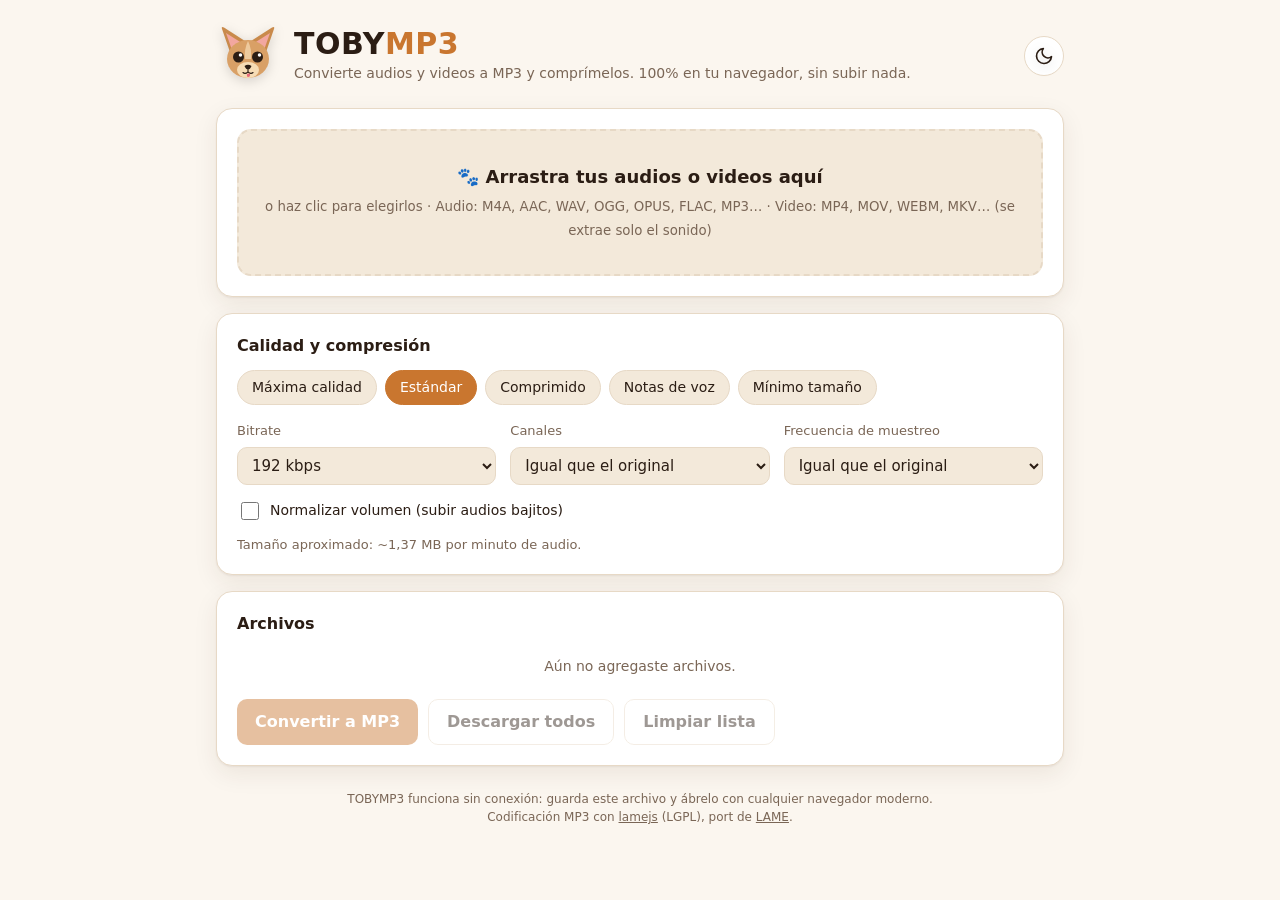
<file: tobymp3/src/tobymp3.template.html>
<!DOCTYPE html>
<html lang="es">
<head>
<meta charset="utf-8">
<meta name="viewport" content="width=device-width, initial-scale=1">
<title>TOBYMP3</title>
<meta name="description" content="TOBYMP3 — conversor portable de audio y video a MP3 con compresión. Todo ocurre en tu navegador, sin subir archivos.">
<link rel="icon" type="image/svg+xml" href="data:image/svg+xml,%3Csvg xmlns='http://www.w3.org/2000/svg' viewBox='0 0 128 128'%3E%3Cpath d='M30 62 L12 10 Q10 4 16 7 L58 34 Z' fill='%23c98a4b'/%3E%3Cpath d='M98 62 L116 10 Q118 4 112 7 L70 34 Z' fill='%23c98a4b'/%3E%3Cpath d='M32 52 L20 18 L50 37 Z' fill='%23f2a7a0'/%3E%3Cpath d='M96 52 L108 18 L78 37 Z' fill='%23f2a7a0'/%3E%3Cellipse cx='64' cy='70' rx='42' ry='38' fill='%23d9a066'/%3E%3Cellipse cx='64' cy='92' rx='22' ry='16' fill='%23f6dcb5'/%3E%3Ccircle cx='45' cy='66' r='11' fill='%232b1d14'/%3E%3Ccircle cx='83' cy='66' r='11' fill='%232b1d14'/%3E%3Ccircle cx='49' cy='62' r='3.5' fill='%23fff'/%3E%3Ccircle cx='87' cy='62' r='3.5' fill='%23fff'/%3E%3Cpath d='M57 84 Q64 79 71 84 Q68 91 64 91 Q60 91 57 84 Z' fill='%232b1d14'/%3E%3C/svg%3E">
<style>
  :root {
    --bg: #fbf6ef;
    --bg-2: #f3e9da;
    --card: #ffffff;
    --text: #2b1d14;
    --muted: #7a6656;
    --line: #e7d9c6;
    --accent: #c9762f;
    --accent-2: #a95b1c;
    --accent-soft: #f7e3cc;
    --ok: #2f8a4f;
    --err: #c0392b;
    --shadow: 0 1px 2px rgba(60, 35, 15, .06), 0 8px 24px rgba(60, 35, 15, .08);
    color-scheme: light;
  }
  @media (prefers-color-scheme: dark) {
    :root:not([data-theme="light"]) {
      --bg: #17110d;
      --bg-2: #211812;
      --card: #251b15;
      --text: #f5e9db;
      --muted: #b49c86;
      --line: #3b2c21;
      --accent: #e39349;
      --accent-2: #f0a865;
      --accent-soft: #3a2616;
      --ok: #5cc27e;
      --err: #ef6f61;
      --shadow: 0 1px 2px rgba(0, 0, 0, .3), 0 8px 24px rgba(0, 0, 0, .35);
      color-scheme: dark;
    }
  }
  :root[data-theme="dark"] {
    --bg: #17110d;
    --bg-2: #211812;
    --card: #251b15;
    --text: #f5e9db;
    --muted: #b49c86;
    --line: #3b2c21;
    --accent: #e39349;
    --accent-2: #f0a865;
    --accent-soft: #3a2616;
    --ok: #5cc27e;
    --err: #ef6f61;
    --shadow: 0 1px 2px rgba(0, 0, 0, .3), 0 8px 24px rgba(0, 0, 0, .35);
    color-scheme: dark;
  }

  * { box-sizing: border-box; }
  html, body { margin: 0; }
  body {
    background: var(--bg);
    color: var(--text);
    font: 16px/1.5 system-ui, -apple-system, "Segoe UI", Roboto, Ubuntu, sans-serif;
    min-height: 100vh;
  }
  .wrap { max-width: 880px; margin: 0 auto; padding: 24px 16px 48px; }

  header { display: flex; align-items: center; gap: 14px; margin-bottom: 20px; }
  header svg { width: 64px; height: 64px; flex: none; filter: drop-shadow(0 3px 6px rgba(0,0,0,.15)); }
  h1 { font-size: 30px; line-height: 1; margin: 0; letter-spacing: .5px; font-weight: 800; }
  h1 span { color: var(--accent); }
  .tagline { margin: 4px 0 0; color: var(--muted); font-size: 14px; }
  .theme-btn {
    margin-left: auto; background: var(--card); color: var(--text); border: 1px solid var(--line);
    border-radius: 999px; width: 40px; height: 40px; cursor: pointer; flex: none;
    display: grid; place-items: center; padding: 0;
  }
  .theme-btn svg { width: 20px; height: 20px; }

  .card {
    background: var(--card); border: 1px solid var(--line); border-radius: 16px;
    box-shadow: var(--shadow); padding: 20px; margin-bottom: 16px;
  }
  .card h2 { font-size: 16px; margin: 0 0 12px; }

  .drop {
    display: block;
    border: 2px dashed var(--line); border-radius: 14px; padding: 32px 16px; text-align: center;
    background: var(--bg-2); cursor: pointer; transition: border-color .15s, background .15s;
  }
  .drop:hover, .drop.over { border-color: var(--accent); background: var(--accent-soft); }
  .drop strong { display: block; font-size: 18px; margin-bottom: 4px; }
  .drop small { color: var(--muted); }
  .drop input { display: none; }

  .presets { display: flex; flex-wrap: wrap; gap: 8px; margin-bottom: 16px; }
  .chip {
    border: 1px solid var(--line); background: var(--bg-2); color: var(--text); border-radius: 999px;
    padding: 6px 14px; cursor: pointer; font: inherit; font-size: 14px;
  }
  .chip.active { background: var(--accent); border-color: var(--accent); color: #fff; }

  .grid { display: grid; grid-template-columns: repeat(auto-fit, minmax(180px, 1fr)); gap: 14px; }
  label.field { display: flex; flex-direction: column; gap: 6px; font-size: 13px; color: var(--muted); }
  select {
    font: inherit; font-size: 15px; color: var(--text); background: var(--bg-2);
    border: 1px solid var(--line); border-radius: 10px; padding: 8px 10px; width: 100%;
  }
  .check { display: flex; align-items: center; gap: 8px; font-size: 14px; margin-top: 14px; cursor: pointer; }
  .check input { width: 18px; height: 18px; accent-color: var(--accent); }
  .hint { color: var(--muted); font-size: 13px; margin: 12px 0 0; }

  .actions { display: flex; flex-wrap: wrap; gap: 10px; margin-top: 4px; }
  .btn {
    font: inherit; font-weight: 600; border: 0; border-radius: 10px; padding: 10px 18px; cursor: pointer;
    background: var(--accent); color: #fff; transition: background .15s, opacity .15s;
  }
  .btn:hover { background: var(--accent-2); }
  .btn:disabled { opacity: .45; cursor: not-allowed; }
  .btn.ghost { background: transparent; color: var(--text); border: 1px solid var(--line); }
  .btn.ghost:hover { background: var(--bg-2); }
  .btn.small { padding: 6px 12px; font-size: 13px; }

  .list { list-style: none; margin: 0; padding: 0; display: flex; flex-direction: column; gap: 10px; }
  .item {
    border: 1px solid var(--line); border-radius: 12px; padding: 12px 14px; background: var(--bg-2);
    display: grid; grid-template-columns: 1fr auto; gap: 6px 12px; align-items: center;
  }
  .item .name { font-weight: 600; overflow: hidden; text-overflow: ellipsis; white-space: nowrap; min-width: 0; }
  .item .meta { color: var(--muted); font-size: 13px; grid-column: 1 / -1; }
  .item .meta b { color: var(--text); font-weight: 600; }
  .item .meta .saving { color: var(--ok); font-weight: 600; }
  .tag { display: inline-block; font-size: 11px; font-weight: 700; letter-spacing: .3px; padding: 1px 7px; border-radius: 999px; background: var(--accent-soft); color: var(--accent-2); margin-right: 6px; vertical-align: 1px; }
  .item .row-btns { display: flex; gap: 6px; align-items: center; }
  .item .status { font-size: 13px; color: var(--muted); }
  .item.error .status { color: var(--err); }
  .item .errmsg { color: var(--err); }
  .item.done .status { color: var(--ok); }
  .bar { grid-column: 1 / -1; height: 6px; border-radius: 999px; background: var(--line); overflow: hidden; }
  .bar i { display: block; height: 100%; width: 0; background: var(--accent); transition: width .15s; }
  .item audio { grid-column: 1 / -1; width: 100%; height: 36px; margin-top: 4px; }
  .empty { color: var(--muted); font-size: 14px; text-align: center; padding: 8px 0; }

  footer { color: var(--muted); font-size: 12px; text-align: center; margin-top: 24px; }
  footer a { color: inherit; }

  @media (max-width: 520px) {
    h1 { font-size: 24px; }
    header svg { width: 52px; height: 52px; }
    .item { grid-template-columns: 1fr; }
    .item .row-btns { flex-wrap: wrap; }
  }
</style>
</head>
<body>
<div class="wrap">
  <header>
    <svg viewBox="0 0 128 128" role="img" aria-label="Cabeza de chihuahua">
      <!-- Orejas -->
      <path d="M30 62 L12 10 Q10 4 16 7 L58 34 Z" fill="#c98a4b"/>
      <path d="M98 62 L116 10 Q118 4 112 7 L70 34 Z" fill="#c98a4b"/>
      <path d="M32 52 L20 18 L50 37 Z" fill="#f2a7a0"/>
      <path d="M96 52 L108 18 L78 37 Z" fill="#f2a7a0"/>
      <!-- Cabeza -->
      <ellipse cx="64" cy="70" rx="42" ry="38" fill="#d9a066"/>
      <path d="M64 34 Q56 50 58 70 L70 70 Q72 50 64 34 Z" fill="#f6dcb5" opacity=".7"/>
      <!-- Hocico -->
      <ellipse cx="64" cy="92" rx="22" ry="16" fill="#f6dcb5"/>
      <!-- Ojos -->
      <circle cx="45" cy="66" r="11" fill="#2b1d14"/>
      <circle cx="83" cy="66" r="11" fill="#2b1d14"/>
      <circle cx="49" cy="62" r="3.5" fill="#fff"/>
      <circle cx="87" cy="62" r="3.5" fill="#fff"/>
      <!-- Nariz y boca -->
      <path d="M57 84 Q64 79 71 84 Q68 91 64 91 Q60 91 57 84 Z" fill="#2b1d14"/>
      <path d="M64 91 L64 96 M64 96 Q58 101 54 97 M64 96 Q70 101 74 97" stroke="#2b1d14" stroke-width="2.2" fill="none" stroke-linecap="round"/>
      <path d="M68 99 Q69 106 64 106 Q61 106 62 100" fill="#e66a7a"/>
    </svg>
    <div>
      <h1>TOBY<span>MP3</span></h1>
      <p class="tagline">Convierte audios y videos a MP3 y comprímelos. 100% en tu navegador, sin subir nada.</p>
    </div>
    <button class="theme-btn" id="themeBtn" title="Cambiar tema" aria-label="Cambiar tema"><svg viewBox="0 0 24 24" fill="none" stroke="currentColor" stroke-width="2" stroke-linecap="round" stroke-linejoin="round"><path d="M21 12.8A9 9 0 1 1 11.2 3a7 7 0 0 0 9.8 9.8z"/></svg></button>
  </header>

  <section class="card">
    <label class="drop" id="drop">
      <input type="file" id="fileInput" multiple accept="audio/*,video/*,.m4a,.mp3,.wav,.ogg,.oga,.opus,.flac,.aac,.webm,.mp4,.3gp,.amr,.caf,.aiff,.aif,.wma,.mov,.m4v,.mkv,.avi,.wmv,.mpeg,.mpg,.ts">
      <strong>🐾 Arrastra tus audios o videos aquí</strong>
      <small>o haz clic para elegirlos · Audio: M4A, AAC, WAV, OGG, OPUS, FLAC, MP3… · Video: MP4, MOV, WEBM, MKV… (se extrae solo el sonido)</small>
    </label>
  </section>

  <section class="card">
    <h2>Calidad y compresión</h2>
    <div class="presets" id="presets">
      <button class="chip" data-preset="max">Máxima calidad</button>
      <button class="chip active" data-preset="std">Estándar</button>
      <button class="chip" data-preset="small">Comprimido</button>
      <button class="chip" data-preset="voice">Notas de voz</button>
      <button class="chip" data-preset="tiny">Mínimo tamaño</button>
    </div>
    <div class="grid">
      <label class="field">Bitrate
        <select id="bitrate">
          <option value="320">320 kbps</option>
          <option value="256">256 kbps</option>
          <option value="192" selected>192 kbps</option>
          <option value="160">160 kbps</option>
          <option value="128">128 kbps</option>
          <option value="96">96 kbps</option>
          <option value="64">64 kbps</option>
          <option value="48">48 kbps</option>
          <option value="32">32 kbps</option>
        </select>
      </label>
      <label class="field">Canales
        <select id="channels">
          <option value="auto">Igual que el original</option>
          <option value="2">Estéreo</option>
          <option value="1">Mono (la mitad de datos)</option>
        </select>
      </label>
      <label class="field">Frecuencia de muestreo
        <select id="samplerate">
          <option value="auto">Igual que el original</option>
          <option value="48000">48 000 Hz</option>
          <option value="44100">44 100 Hz</option>
          <option value="32000">32 000 Hz</option>
          <option value="24000">24 000 Hz</option>
          <option value="22050">22 050 Hz</option>
          <option value="16000">16 000 Hz</option>
          <option value="11025">11 025 Hz</option>
        </select>
      </label>
    </div>
    <label class="check"><input type="checkbox" id="normalize"> Normalizar volumen (subir audios bajitos)</label>
    <p class="hint" id="estimate">Tamaño aproximado: ~1,4 MB por minuto.</p>
  </section>

  <section class="card">
    <h2>Archivos</h2>
    <ul class="list" id="list"><li class="empty">Aún no agregaste archivos.</li></ul>
    <div class="actions" style="margin-top:14px">
      <button class="btn" id="convertBtn" disabled>Convertir a MP3</button>
      <button class="btn ghost" id="downloadAllBtn" disabled>Descargar todos</button>
      <button class="btn ghost" id="clearBtn" disabled>Limpiar lista</button>
    </div>
  </section>

  <footer>
    TOBYMP3 funciona sin conexión: guarda este archivo y ábrelo con cualquier navegador moderno.<br>
    Codificación MP3 con <a href="https://github.com/zhuker/lamejs" target="_blank" rel="noopener">lamejs</a> (LGPL), port de <a href="https://lame.sourceforge.io" target="_blank" rel="noopener">LAME</a>.
  </footer>
</div>

<script type="text/plain" id="lamejs-src">/*__LAMEJS__*/</script>
<script>
(function () {
  'use strict';

  // ---------- Tema ----------
  var root = document.documentElement;
  try { var saved = localStorage.getItem('tobymp3-theme'); if (saved) root.setAttribute('data-theme', saved); } catch (e) {}
  document.getElementById('themeBtn').addEventListener('click', function () {
    var dark = root.getAttribute('data-theme')
      ? root.getAttribute('data-theme') === 'dark'
      : matchMedia('(prefers-color-scheme: dark)').matches;
    var next = dark ? 'light' : 'dark';
    root.setAttribute('data-theme', next);
    try { localStorage.setItem('tobymp3-theme', next); } catch (e) {}
  });

  // ---------- Ajustes ----------
  var PRESETS = {
    max:   { bitrate: 320, channels: 'auto', samplerate: 'auto' },
    std:   { bitrate: 192, channels: 'auto', samplerate: 'auto' },
    small: { bitrate: 128, channels: 'auto', samplerate: '44100' },
    voice: { bitrate: 64,  channels: '1',    samplerate: '22050' },
    tiny:  { bitrate: 32,  channels: '1',    samplerate: '16000' }
  };
  // Frecuencias que admite el codificador MP3
  var MP3_RATES = [8000, 11025, 12000, 16000, 22050, 24000, 32000, 44100, 48000];

  var $bitrate = document.getElementById('bitrate');
  var $channels = document.getElementById('channels');
  var $samplerate = document.getElementById('samplerate');
  var $normalize = document.getElementById('normalize');
  var $estimate = document.getElementById('estimate');
  var $presets = document.getElementById('presets');

  function applyPreset(name) {
    var p = PRESETS[name];
    $bitrate.value = String(p.bitrate);
    $channels.value = p.channels;
    $samplerate.value = p.samplerate;
    markPreset(name);
    updateEstimates();
  }
  function markPreset(name) {
    Array.prototype.forEach.call($presets.children, function (c) {
      c.classList.toggle('active', c.dataset.preset === name);
    });
  }
  $presets.addEventListener('click', function (e) {
    var b = e.target.closest('[data-preset]');
    if (b) applyPreset(b.dataset.preset);
  });
  [$bitrate, $channels, $samplerate].forEach(function (el) {
    el.addEventListener('change', function () { markPreset(null); updateEstimates(); });
  });

  function settings() {
    return {
      bitrate: parseInt($bitrate.value, 10),
      channels: $channels.value,
      samplerate: $samplerate.value,
      normalize: $normalize.checked
    };
  }

  function fmtSize(bytes) {
    if (bytes < 1024) return bytes + ' B';
    if (bytes < 1024 * 1024) return (bytes / 1024).toFixed(0) + ' KB';
    return (bytes / 1024 / 1024).toFixed(2).replace('.', ',') + ' MB';
  }
  function fmtTime(s) {
    s = Math.round(s);
    var h = Math.floor(s / 3600), m = Math.floor(s % 3600 / 60), sec = s % 60;
    return (h ? h + ':' + String(m).padStart(2, '0') : m) + ':' + String(sec).padStart(2, '0');
  }
  function estimateBytes(seconds) { return Math.round(seconds * settings().bitrate * 1000 / 8); }

  function updateEstimates() {
    var perMin = estimateBytes(60);
    $estimate.textContent = 'Tamaño aproximado: ~' + fmtSize(perMin) + ' por minuto de audio.';
    items.forEach(function (it) { if (it.state !== 'done') renderItem(it); });
  }

  // ---------- Lista de archivos ----------
  var items = [];
  var nextId = 1;
  var busy = false;
  var $list = document.getElementById('list');
  var $convertBtn = document.getElementById('convertBtn');
  var $downloadAllBtn = document.getElementById('downloadAllBtn');
  var $clearBtn = document.getElementById('clearBtn');
  var $drop = document.getElementById('drop');
  var $fileInput = document.getElementById('fileInput');

  $fileInput.addEventListener('change', function () { addFiles($fileInput.files); $fileInput.value = ''; });
  ['dragenter', 'dragover'].forEach(function (t) {
    $drop.addEventListener(t, function (e) { e.preventDefault(); $drop.classList.add('over'); });
  });
  ['dragleave', 'drop'].forEach(function (t) {
    $drop.addEventListener(t, function (e) { e.preventDefault(); $drop.classList.remove('over'); });
  });
  $drop.addEventListener('drop', function (e) { addFiles(e.dataTransfer.files); });
  // Evitar que soltar fuera de la zona abra el archivo en el navegador
  window.addEventListener('dragover', function (e) { e.preventDefault(); });
  window.addEventListener('drop', function (e) { e.preventDefault(); });

  function addFiles(fileList) {
    Array.prototype.forEach.call(fileList, function (f) {
      var it = { id: nextId++, file: f, state: 'pending', progress: 0, duration: null, el: null, url: null, blob: null, msg: '' };
      items.push(it);
      probeDuration(it);
    });
    renderList();
  }

  // Lee la duración con un <audio> para poder estimar el tamaño antes de convertir
  function probeDuration(it) {
    var a = document.createElement('audio');
    var u = URL.createObjectURL(it.file);
    a.preload = 'metadata';
    a.onloadedmetadata = function () {
      if (isFinite(a.duration)) { it.duration = a.duration; renderItem(it); }
      URL.revokeObjectURL(u);
    };
    a.onerror = function () { URL.revokeObjectURL(u); };
    a.src = u;
  }

  function renderList() {
    $list.innerHTML = '';
    if (!items.length) {
      $list.innerHTML = '<li class="empty">Aún no agregaste archivos.</li>';
    }
    items.forEach(function (it) {
      it.el = document.createElement('li');
      $list.appendChild(it.el);
      renderItem(it);
    });
    updateButtons();
  }

  function esc(s) {
    return String(s).replace(/[&<>"']/g, function (c) { return ({ '&': '&amp;', '<': '&lt;', '>': '&gt;', '"': '&quot;', "'": '&#39;' })[c]; });
  }
  var VIDEO_EXT = /\.(mp4|m4v|mov|webm|mkv|avi|wmv|mpe?g|ts|3gp|flv)$/i;
  function isVideo(file) {
    return /^video\//.test(file.type) || VIDEO_EXT.test(file.name);
  }
  var BIG_VIDEO = 700 * 1024 * 1024;

  function outName(name) { return name.replace(/\.[^./\\]+$/, '') + '.mp3'; }

  function renderItem(it) {
    if (!it.el) return;
    var el = it.el;
    el.className = 'item ' + it.state;
    var meta = (isVideo(it.file) ? '<span class="tag">🎬 VIDEO → solo audio</span>' : '') + 'Original: <b>' + fmtSize(it.file.size) + '</b>';
    if (it.duration) meta += ' · ' + fmtTime(it.duration);
    if (it.state === 'done') {
      var diff = 1 - it.blob.size / it.file.size;
      meta += ' → MP3: <b>' + fmtSize(it.blob.size) + '</b>';
      if (diff > 0.01) meta += ' <span class="saving">(−' + Math.round(diff * 100) + '%)</span>';
    } else if (it.duration) {
      meta += ' → MP3 estimado: <b>~' + fmtSize(estimateBytes(it.duration)) + '</b>';
    }
    if (it.state === 'error') meta += '<br><span class="errmsg">' + esc(it.msg) + '</span>';
    if (it.state !== 'done' && isVideo(it.file) && it.file.size > BIG_VIDEO) {
      meta += '<br>Video grande: puede tardar y necesitar mucha memoria del navegador.';
    }

    var status = {
      pending: 'En espera',
      decoding: 'Leyendo audio…',
      encoding: 'Convirtiendo… ' + Math.round(it.progress * 100) + '%',
      done: '✓ Listo',
      error: '✗ No se pudo convertir'
    }[it.state];

    var btns = '';
    if (it.state === 'done') {
      btns += '<button class="btn small" data-act="dl">Descargar</button>';
    }
    if (!busy || it.state === 'done' || it.state === 'error') {
      btns += '<button class="btn ghost small" data-act="rm" title="Quitar">✕</button>';
    }

    el.innerHTML =
      '<div class="name" title="' + esc(it.file.name) + '">' + esc(it.state === 'done' ? outName(it.file.name) : it.file.name) + '</div>' +
      '<div class="row-btns"><span class="status">' + esc(status) + '</span>' + btns + '</div>' +
      '<div class="meta">' + meta + '</div>' +
      (it.state === 'decoding' || it.state === 'encoding' ? '<div class="bar"><i style="width:' + (it.progress * 100).toFixed(1) + '%"></i></div>' : '') +
      (it.state === 'done' ? '<audio controls preload="none" src="' + it.url + '"></audio>' : '');

    el.onclick = function (e) {
      var b = e.target.closest('[data-act]');
      if (!b) return;
      if (b.dataset.act === 'dl') download(it);
      if (b.dataset.act === 'rm') removeItem(it);
    };
  }

  function removeItem(it) {
    if (it.url) URL.revokeObjectURL(it.url);
    items = items.filter(function (x) { return x !== it; });
    renderList();
  }

  function updateButtons() {
    var pending = items.some(function (it) { return it.state === 'pending' || it.state === 'error'; });
    var done = items.some(function (it) { return it.state === 'done'; });
    $convertBtn.disabled = busy || !pending;
    $downloadAllBtn.disabled = busy || !done;
    $clearBtn.disabled = busy || !items.length;
    $convertBtn.textContent = busy ? 'Convirtiendo…' : 'Convertir a MP3';
  }

  $clearBtn.addEventListener('click', function () {
    items.forEach(function (it) { if (it.url) URL.revokeObjectURL(it.url); });
    items = [];
    renderList();
  });

  function download(it) {
    var a = document.createElement('a');
    a.href = it.url;
    a.download = outName(it.file.name);
    document.body.appendChild(a);
    a.click();
    a.remove();
  }
  $downloadAllBtn.addEventListener('click', function () {
    var done = items.filter(function (it) { return it.state === 'done'; });
    // Pequeña pausa entre descargas para que el navegador no las bloquee
    done.forEach(function (it, i) { setTimeout(function () { download(it); }, i * 400); });
  });

  // ---------- Conversión ----------
  $convertBtn.addEventListener('click', async function () {
    busy = true;
    updateButtons();
    var opts = settings();
    for (var i = 0; i < items.length; i++) {
      var it = items[i];
      if (it.state !== 'pending' && it.state !== 'error') continue;
      try {
        await convert(it, opts);
      } catch (err) {
        console.error(err);
        it.state = 'error';
        it.msg = err && err.userMessage ? err.userMessage : 'No se pudo leer este archivo';
        renderItem(it);
      }
    }
    busy = false;
    items.forEach(renderItem);
    updateButtons();
  });

  var decodeCtx = null;
  function getDecodeCtx() {
    if (!decodeCtx) {
      var AC = window.AudioContext || window.webkitAudioContext;
      if (!AC) { var e = new Error('no audio'); e.userMessage = 'Tu navegador no soporta Web Audio'; throw e; }
      decodeCtx = new AC();
    }
    return decodeCtx;
  }

  function decode(arrayBuffer, video) {
    var ctx = getDecodeCtx();
    return new Promise(function (resolve, reject) {
      // Forma con callbacks para compatibilidad con Safari antiguo
      var p = ctx.decodeAudioData(arrayBuffer, resolve, function (e) {
        var err = new Error('decode');
        err.userMessage = video
          ? 'No se encontró sonido en este video o el navegador no puede leer su formato. Prueba con Chrome, Edge o Safari'
          : 'Este navegador no puede leer este formato. Prueba con Chrome, Edge o Safari';
        reject(err);
      });
      if (p && p.catch) p.catch(function () {});
    });
  }

  function closestMp3Rate(rate) {
    if (MP3_RATES.indexOf(rate) !== -1) return rate;
    // Para frecuencias no admitidas (p. ej. 96 kHz) usamos la admitida más cercana por debajo, o 48 kHz
    var best = 8000;
    MP3_RATES.forEach(function (r) { if (r <= rate) best = r; });
    return rate > 48000 ? 48000 : best;
  }

  async function resample(buffer, targetRate, targetChannels) {
    if (buffer.sampleRate === targetRate && buffer.numberOfChannels === targetChannels) {
      return buffer;
    }
    var OAC = window.OfflineAudioContext || window.webkitOfflineAudioContext;
    var length = Math.ceil(buffer.duration * targetRate);
    var off = new OAC(targetChannels, length, targetRate);
    var src = off.createBufferSource();
    src.buffer = buffer;
    src.connect(off.destination);  // Web Audio mezcla estéreo→mono automáticamente
    src.start(0);
    return await off.startRendering();
  }

  async function convert(it, opts) {
    it.state = 'decoding';
    it.progress = 0;
    renderItem(it);

    var data;
    try {
      data = await it.file.arrayBuffer();
    } catch (e) {
      var err = new Error('read'); err.userMessage = 'El archivo es demasiado grande para la memoria del navegador'; throw err;
    }
    var buffer = await decode(data, isVideo(it.file));
    data = null;
    it.duration = buffer.duration;

    var channels = opts.channels === 'auto' ? Math.min(buffer.numberOfChannels, 2) : parseInt(opts.channels, 10);
    var rate = opts.samplerate === 'auto' ? closestMp3Rate(buffer.sampleRate) : parseInt(opts.samplerate, 10);
    // En MPEG-2/2.5 (frecuencias bajas) el bitrate máximo es 160 kbps
    var bitrate = opts.bitrate;
    if (rate < 32000 && bitrate > 160) bitrate = 160;

    var rendered = await resample(buffer, rate, channels);
    var chans = [];
    for (var c = 0; c < channels; c++) chans.push(rendered.getChannelData(c).slice());

    if (opts.normalize) normalize(chans);

    it.state = 'encoding';
    renderItem(it);

    var blob = await encodeMp3(chans, rate, bitrate, function (p) {
      it.progress = p;
      var bar = it.el && it.el.querySelector('.bar i');
      var st = it.el && it.el.querySelector('.status');
      if (bar) bar.style.width = (p * 100).toFixed(1) + '%';
      if (st) st.textContent = 'Convirtiendo… ' + Math.round(p * 100) + '%';
    });

    it.blob = blob;
    it.url = URL.createObjectURL(blob);
    it.state = 'done';
    renderItem(it);
  }

  function normalize(chans) {
    var peak = 0;
    chans.forEach(function (ch) {
      for (var i = 0; i < ch.length; i++) { var v = Math.abs(ch[i]); if (v > peak) peak = v; }
    });
    if (peak < 1e-4) return;
    var gain = 0.98 / peak;   // deja un pequeño margen para evitar saturación
    if (gain <= 1.01) return;
    chans.forEach(function (ch) { for (var i = 0; i < ch.length; i++) ch[i] *= gain; });
  }

  // ---------- Codificador MP3 (Web Worker con lamejs incrustado) ----------
  var LAME_SRC = document.getElementById('lamejs-src').textContent;

  var WORKER_SRC = [
    LAME_SRC,
    'self.onmessage = function (e) {',
    '  if (e.data === "ping") { self.postMessage("pong"); return; }',
    '  var d = e.data, chans = d.chans, n = chans[0].length, nc = chans.length;',
    '  var enc = new lamejs.Mp3Encoder(nc, d.rate, d.bitrate);',
    '  var out = [], BLOCK = 1152 * 20;',
    '  var L = new Int16Array(BLOCK), R = new Int16Array(BLOCK);',
    '  function toI16(src, dst, start, len) {',
    '    for (var i = 0; i < len; i++) { var s = src[start + i]; s = s < -1 ? -1 : s > 1 ? 1 : s; dst[i] = s < 0 ? s * 0x8000 : s * 0x7FFF; }',
    '  }',
    '  var lastPost = 0;',
    '  for (var i = 0; i < n; i += BLOCK) {',
    '    var len = Math.min(BLOCK, n - i);',
    '    toI16(chans[0], L, i, len);',
    '    var l = len === BLOCK ? L : L.subarray(0, len), r;',
    '    if (nc > 1) { toI16(chans[1], R, i, len); r = len === BLOCK ? R : R.subarray(0, len); }',
    '    var buf = nc > 1 ? enc.encodeBuffer(l, r) : enc.encodeBuffer(l);',
    '    if (buf.length) out.push(new Uint8Array(buf.buffer, buf.byteOffset, buf.length).slice());',
    '    var now = Date.now();',
    '    if (now - lastPost > 100) { lastPost = now; self.postMessage({ progress: i / n }); }',
    '  }',
    '  var end = enc.flush();',
    '  if (end.length) out.push(new Uint8Array(end.buffer, end.byteOffset, end.length).slice());',
    '  self.postMessage({ done: true, parts: out }, out.map(function (p) { return p.buffer; }));',
    '};'
  ].join('\n');

  var workerUrl = null;
  var workerSupport = null;  // Promise<boolean>, se comprueba una sola vez
  function makeWorker() {
    try {
      if (!workerUrl) workerUrl = URL.createObjectURL(new Blob([WORKER_SRC], { type: 'text/javascript' }));
      return new Worker(workerUrl);
    } catch (e) {
      return null;
    }
  }
  // Algunos navegadores bloquean workers al abrir el archivo con file://; lo probamos antes de usarlo
  function checkWorker() {
    if (workerSupport) return workerSupport;
    workerSupport = new Promise(function (resolve) {
      var w = makeWorker();
      if (!w) return resolve(false);
      var t = setTimeout(function () { w.terminate(); resolve(false); }, 5000);
      w.onmessage = function (e) { if (e.data === 'pong') { clearTimeout(t); w.terminate(); resolve(true); } };
      w.onerror = function (e) { e.preventDefault(); clearTimeout(t); w.terminate(); resolve(false); };
      w.postMessage('ping');
    });
    return workerSupport;
  }

  async function encodeMp3(chans, rate, bitrate, onProgress) {
    if (!(await checkWorker())) return encodeMainThread(chans, rate, bitrate, onProgress);
    var worker = makeWorker();
    return new Promise(function (resolve, reject) {
      worker.onmessage = function (e) {
        if (e.data.progress != null) onProgress(e.data.progress);
        if (e.data.done) {
          onProgress(1);
          worker.terminate();
          resolve(new Blob(e.data.parts, { type: 'audio/mpeg' }));
        }
      };
      worker.onerror = function (e) {
        e.preventDefault();
        worker.terminate();
        var err = new Error('encode'); err.userMessage = 'Error al codificar el MP3'; reject(err);
      };
      worker.postMessage({ chans: chans, rate: rate, bitrate: bitrate }, chans.map(function (c) { return c.buffer; }));
    });
  }

  // Alternativa sin worker: procesa por tramos cediendo el control para no congelar la página
  var mainLame = null;
  function encodeMainThread(chans, rate, bitrate, onProgress) {
    if (!mainLame) { (0, eval)(LAME_SRC); mainLame = window.lamejs; }
    return new Promise(function (resolve) {
      var n = chans[0].length, nc = chans.length;
      var enc = new mainLame.Mp3Encoder(nc, rate, bitrate);
      var out = [], BLOCK = 1152 * 20, i = 0;
      var L = new Int16Array(BLOCK), R = new Int16Array(BLOCK);
      function toI16(src, dst, start, len) {
        for (var k = 0; k < len; k++) { var s = src[start + k]; s = s < -1 ? -1 : s > 1 ? 1 : s; dst[k] = s < 0 ? s * 0x8000 : s * 0x7FFF; }
      }
      function step() {
        var t0 = performance.now();
        while (i < n && performance.now() - t0 < 30) {
          var len = Math.min(BLOCK, n - i);
          toI16(chans[0], L, i, len);
          var l = len === BLOCK ? L : L.subarray(0, len), r;
          if (nc > 1) { toI16(chans[1], R, i, len); r = len === BLOCK ? R : R.subarray(0, len); }
          var buf = nc > 1 ? enc.encodeBuffer(l, r) : enc.encodeBuffer(l);
          if (buf.length) out.push(new Uint8Array(buf.buffer, buf.byteOffset, buf.length).slice());
          i += len;
        }
        onProgress(i / n);
        if (i < n) { setTimeout(step, 0); return; }
        var end = enc.flush();
        if (end.length) out.push(new Uint8Array(end.buffer, end.byteOffset, end.length).slice());
        resolve(new Blob(out, { type: 'audio/mpeg' }));
      }
      step();
    });
  }

  applyPreset('std');
})();
</script>
</body>
</html>
</file>
<file: presas-cr/style.css>
* { box-sizing: border-box; }

html, body {
  margin: 0;
  height: 100%;
  overflow: hidden;
  background: radial-gradient(ellipse at center, #1b3a5c 0%, #0d1b2a 70%);
  font-family: "Trebuchet MS", "Segoe UI", system-ui, sans-serif;
  color: #fff;
  touch-action: none;
  -webkit-user-select: none;
  user-select: none;
  -webkit-tap-highlight-color: transparent;
}

/* Escenario lógico de 480x800; JS lo escala para que quepa en la ventana */
#stage {
  position: absolute;
  left: 50%;
  top: 50%;
  width: 480px;
  height: 800px;
  transform-origin: center center;
  transform: translate(-50%, -50%);
  overflow: hidden;
  border-radius: 6px;
  box-shadow: 0 0 40px rgba(0, 0, 0, .6);
}

#game {
  display: block;
  width: 480px;
  height: 800px;
}

/* ---------- Overlays ---------- */
.overlay {
  position: absolute;
  inset: 0;
  display: none;
  align-items: center;
  justify-content: center;
  background: rgba(8, 16, 28, .72);
  backdrop-filter: blur(2px);
  z-index: 10;
}
.overlay.show { display: flex; }

.panel {
  width: 430px;
  max-height: 780px;
  overflow: auto;
  text-align: center;
  padding: 18px 20px;
  background: linear-gradient(180deg, rgba(23, 43, 70, .95), rgba(12, 24, 40, .95));
  border: 3px solid #ffcc00;
  border-radius: 18px;
  box-shadow: 0 8px 0 #b38f00, 0 14px 30px rgba(0, 0, 0, .5);
}
.panel.small { width: 320px; }
.panel.small .ghost { display: block; margin: 8px auto 0; }
.panel.small .ghost[hidden] { display: none; }

.logo {
  margin: 4px 0 6px;
  font-family: "Arial Black", Impact, sans-serif;
  font-size: 64px;
  line-height: 1;
  letter-spacing: 2px;
  transform: rotate(-3deg);
}
.logo .l1 {
  color: #ffcc00;
  text-shadow: 4px 4px 0 #c0392b, 8px 8px 0 rgba(0, 0, 0, .45);
}
.logo .l2 {
  display: inline-block;
  margin-left: 10px;
  padding: 0 10px;
  font-size: 44px;
  vertical-align: middle;
  color: #fff;
  background: #002b7f;
  border: 4px solid #fff;
  border-radius: 10px;
  box-shadow: inset 0 -12px 0 #ce1126;
  transform: rotate(6deg);
}

.flag { display: flex; height: 10px; width: 160px; margin: 6px auto 10px; border-radius: 3px; overflow: hidden; flex-direction: column; height: 22px; }
.flag i { flex: 1; }
.flag i:nth-child(1), .flag i:nth-child(5) { background: #002b7f; }
.flag i:nth-child(2), .flag i:nth-child(4) { background: #fff; }
.flag i:nth-child(3) { background: #ce1126; flex: 2; }

.tag { margin: 6px 0 12px; font-size: 16px; color: #cfe3ff; }

h2 {
  margin: 6px 0 8px;
  font-family: "Arial Black", Impact, sans-serif;
  font-size: 40px;
  color: #ffcc00;
  text-shadow: 3px 3px 0 #000;
}
h2.crash { color: #ff3b3b; transform: rotate(-2deg); font-size: 46px; }

h3 { margin: 0 0 6px; font-size: 14px; color: #ffcc00; text-transform: uppercase; letter-spacing: 1px; }

button {
  font-family: "Arial Black", Impact, sans-serif;
  cursor: pointer;
  border: none;
}
button.big {
  display: block;
  margin: 8px auto 4px;
  padding: 12px 40px;
  font-size: 28px;
  color: #1a1a1a;
  background: #ffcc00;
  border-radius: 14px;
  box-shadow: 0 6px 0 #b38f00;
  transition: transform .08s;
}
button.big:hover { transform: translateY(-2px); }
button.big:active { transform: translateY(4px); box-shadow: 0 2px 0 #b38f00; }
button.ghost {
  margin-top: 8px;
  padding: 6px 16px;
  font-size: 14px;
  color: #cfe3ff;
  background: transparent;
  border: 2px solid rgba(207, 227, 255, .4);
  border-radius: 10px;
}

.hint { margin: 2px 0 10px; font-size: 12px; color: #8fa9c9; }

.cols { display: flex; gap: 10px; text-align: left; }
.box { flex: 1; padding: 8px 10px; background: rgba(0, 0, 0, .25); border-radius: 10px; }
.box ul { list-style: none; margin: 0; padding: 0; font-size: 12.5px; line-height: 1.55; }
.keys b { color: #ffcc00; }
.legend i { display: inline-block; width: 11px; height: 11px; margin-right: 6px; border-radius: 50%; border: 1px solid #000; vertical-align: -1px; }

.tips { font-size: 12.5px; color: #cfe3ff; margin: 10px 0 4px; }
.best { font-size: 14px; color: #ffcc00; margin: 6px 0 0; min-height: 1em; }

.cause { font-size: 17px; margin: 0 0 10px; color: #ffe9a8; font-style: italic; }
.record {
  display: none;
  margin: 0 auto 10px;
  padding: 4px 12px;
  width: max-content;
  font-family: "Arial Black", Impact, sans-serif;
  color: #1a1a1a;
  background: #3bff8a;
  border-radius: 8px;
  transform: rotate(-2deg);
  animation: pulse .7s infinite alternate;
}
.record.show { display: block; }
@keyframes pulse { to { transform: rotate(2deg) scale(1.08); } }

.stats {
  display: grid;
  grid-template-columns: 1fr 1fr;
  gap: 6px;
  margin-bottom: 10px;
}
.stats div {
  padding: 6px 8px;
  background: rgba(0, 0, 0, .3);
  border-radius: 8px;
  text-align: left;
}
.stats span { display: block; font-size: 11px; color: #8fa9c9; text-transform: uppercase; }
.stats b { font-family: "Arial Black", Impact, sans-serif; font-size: 18px; }
.stats .wide { grid-column: span 2; text-align: center; }
.stats .wide b { font-size: 30px; color: #ffcc00; }

/* ---------- Botón de pausa ---------- */
.pause-btn {
  position: absolute;
  top: 82px;
  right: 10px;
  width: 38px;
  height: 38px;
  font-size: 16px;
  color: #fff;
  background: rgba(0, 0, 0, .45);
  border-radius: 10px;
  display: none;
  z-index: 5;
}
.pause-btn.show { display: block; }

/* ---------- Controles táctiles ---------- */
.touch {
  position: absolute;
  left: 0;
  right: 0;
  bottom: 8px;
  display: none;
  justify-content: space-between;
  padding: 0 8px;
  pointer-events: none;
  z-index: 4;
}
.touch.show { display: flex; }
.pad { display: flex; gap: 8px; pointer-events: auto; }
.pad-right { flex-direction: column; gap: 6px; }
.pad button {
  width: 72px;
  height: 72px;
  font-size: 30px;
  color: #fff;
  background: rgba(0, 0, 0, .38);
  border: 2px solid rgba(255, 255, 255, .35);
  border-radius: 16px;
  touch-action: none;
}
.pad-right button { width: 64px; height: 50px; font-size: 22px; }
.pad button.on { background: rgba(255, 204, 0, .55); }
</file>
